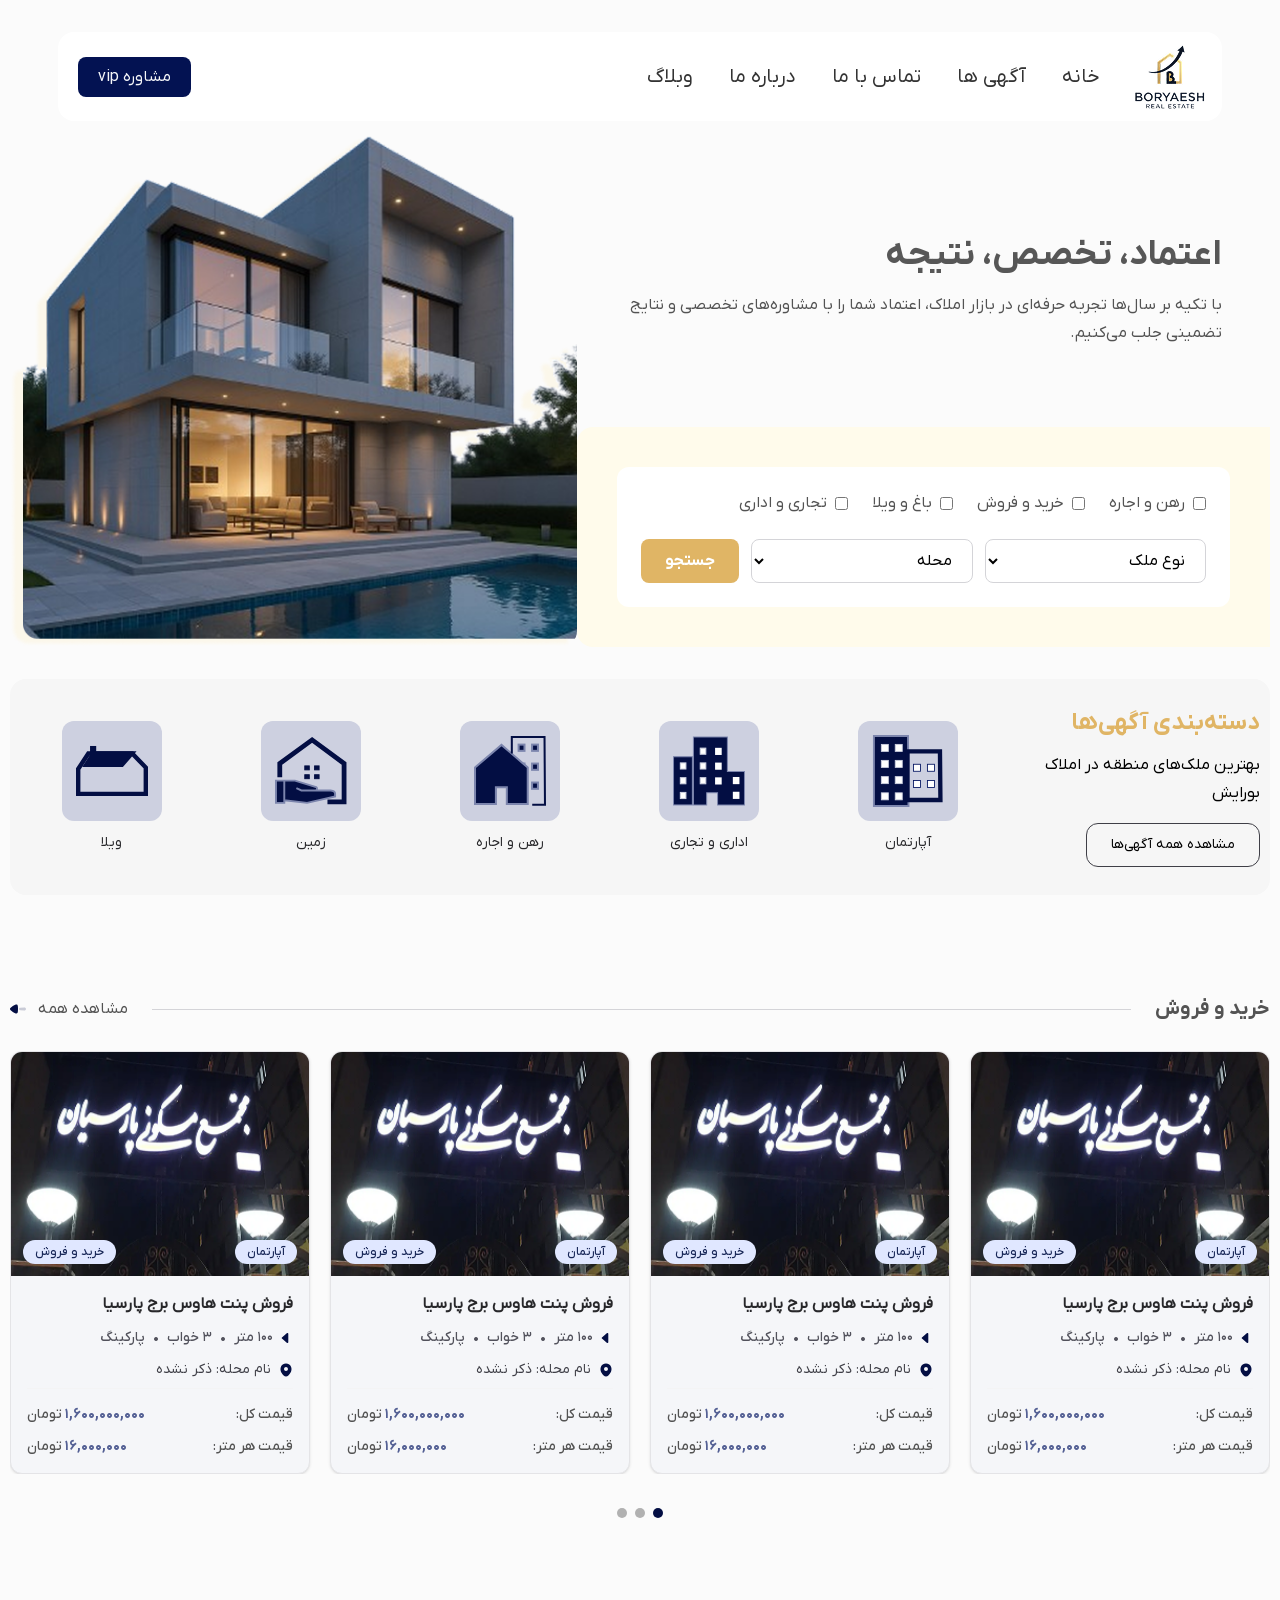
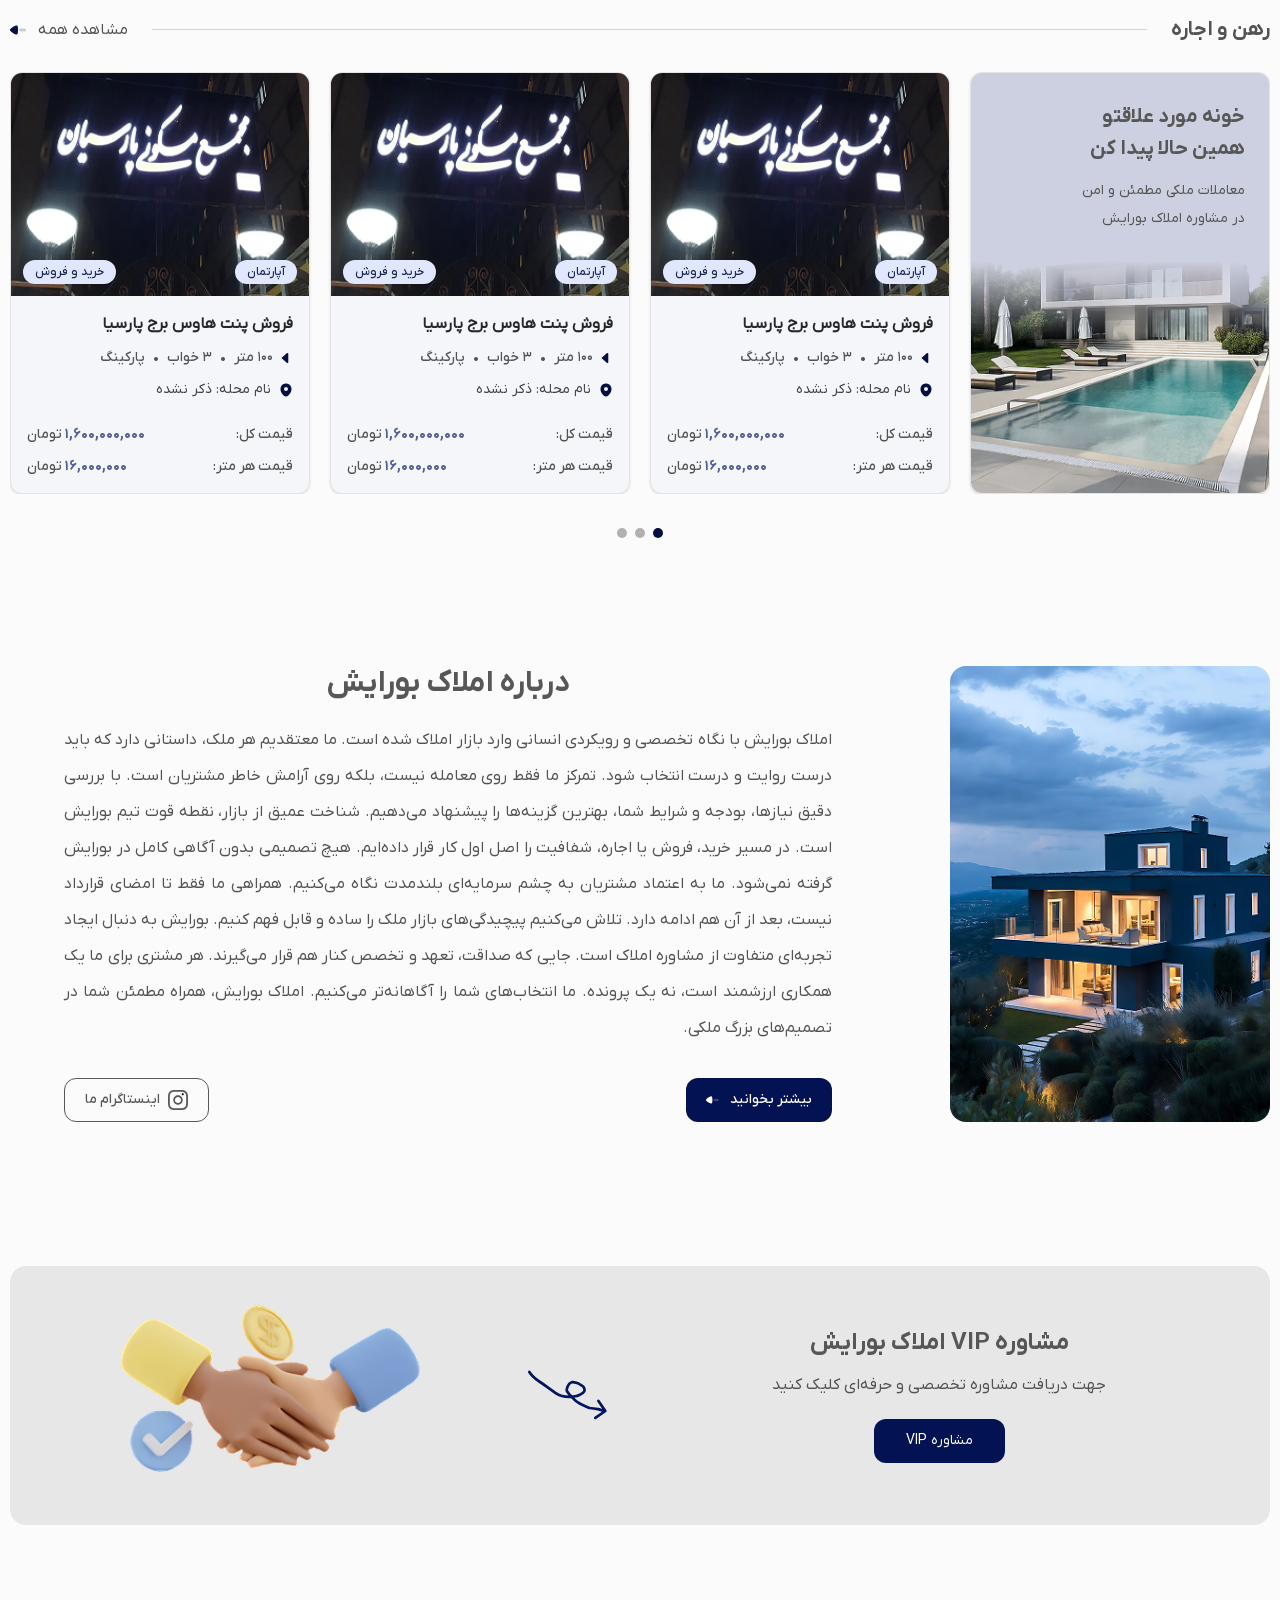
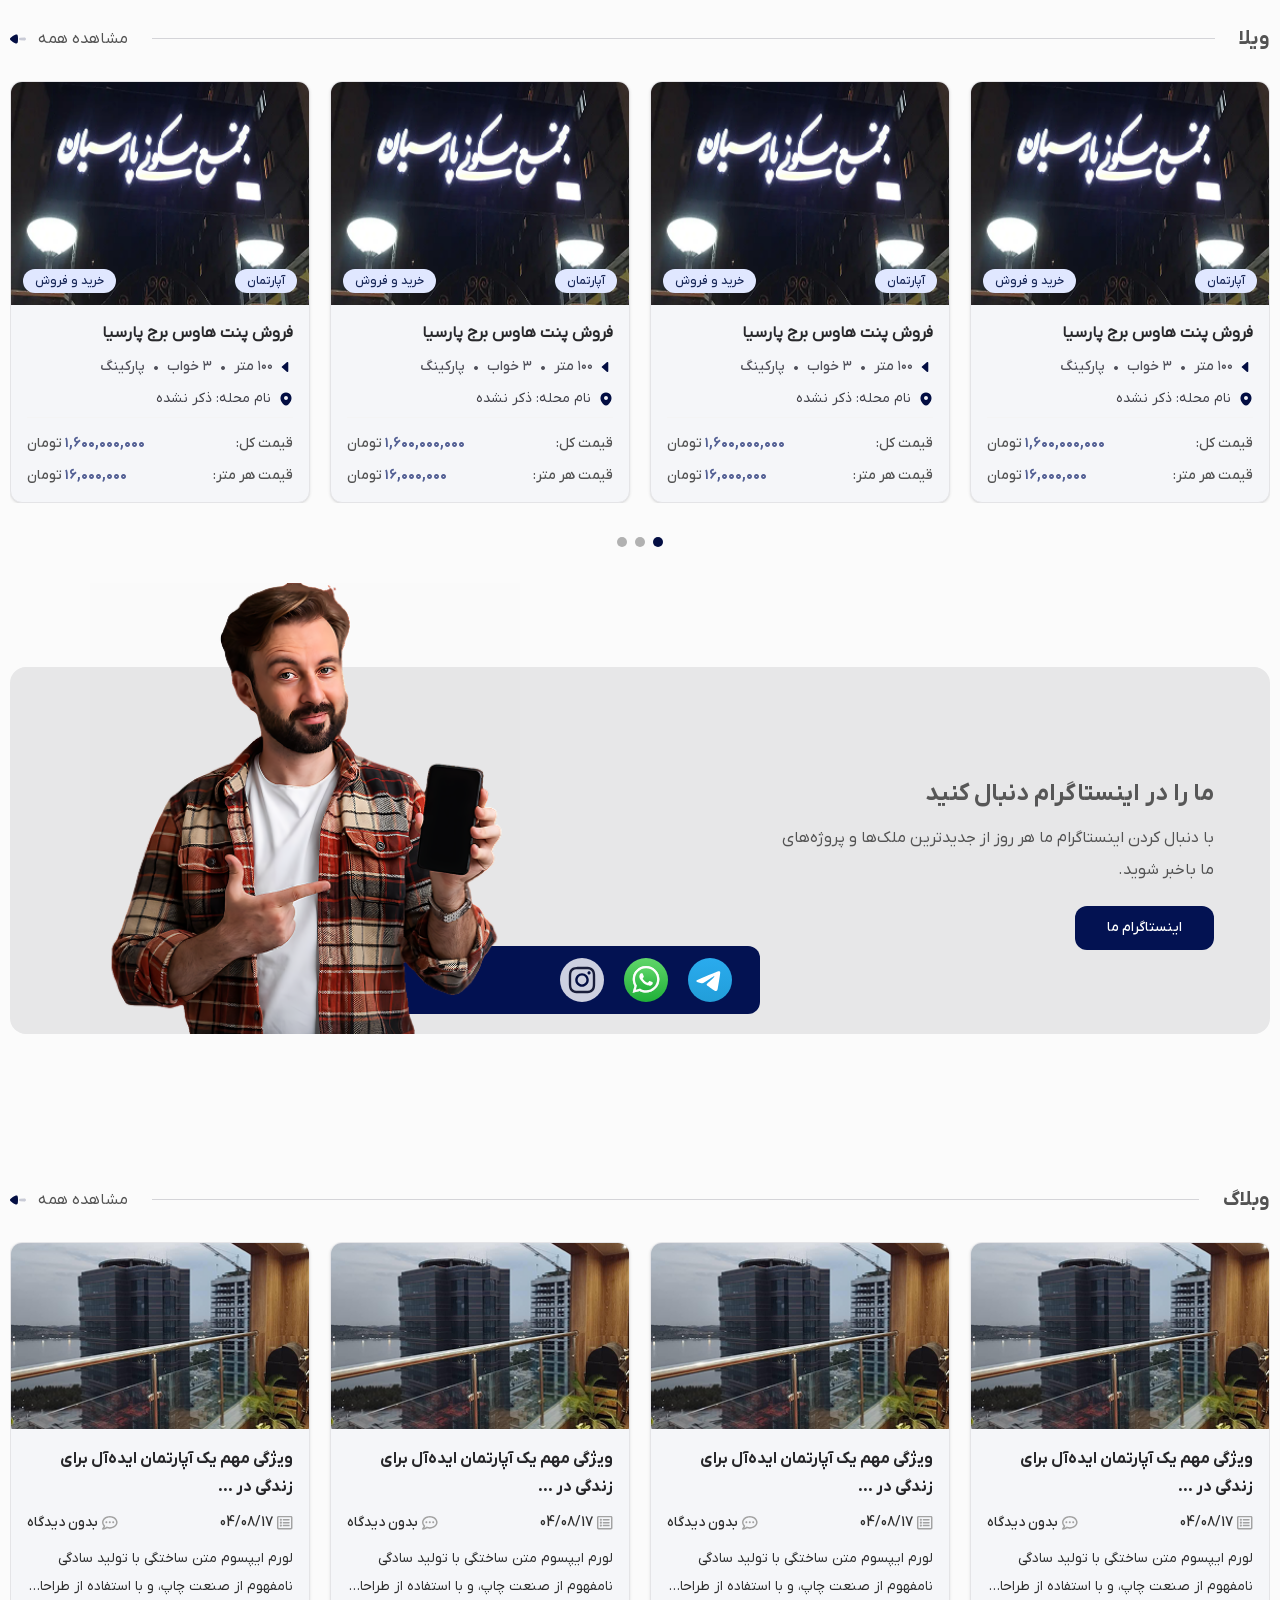
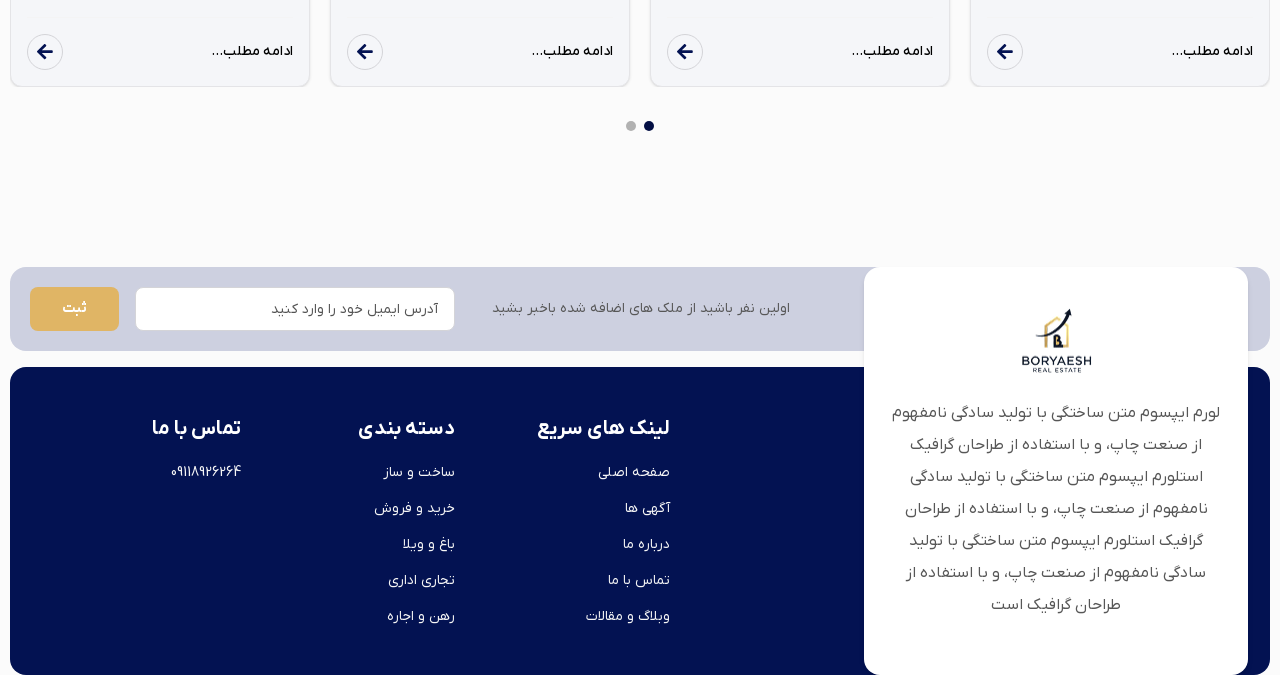
<file: index.html>
<!doctype html>
<html lang="fa" dir="rtl">
  <head>
    <meta charset="UTF-8" />
    <meta name="viewport" content="width=device-width, initial-scale=1.0" />
    <title>املاک بورایش</title>
    <link rel="icon" href="./images/fav-icon.png" type="image/png" />
    <link rel="stylesheet" href="./styles/app.css" />
    <link rel="stylesheet" href="./styles/swiper-bundle.min.css" />
  </head>
  <body class="bg-main font-IRANYekan">
    <!-- app svg -->
    <svg aria-hidden="true" style="position: absolute; width: 0; height: 0; overflow: hidden">
      <symbol id="menu-open" xmlns="http://www.w3.org/2000/svg" viewBox="0 0 48 48">
        <linearGradient id="EIPc0qTNCX0EujYwtxKaXa" x1="12.066" x2="34.891" y1=".066" y2="22.891" gradientUnits="userSpaceOnUse">
          <stop offset=".237" stop-color="#1c36a6" />
          <stop offset=".85" stop-color="#031252" />
        </linearGradient>
        <path fill="url(#EIPc0qTNCX0EujYwtxKaXa)" d="M43,15H5c-1.1,0-2-0.9-2-2v-2c0-1.1,0.9-2,2-2h38c1.1,0,2,0.9,2,2v2C45,14.1,44.1,15,43,15z" />
        <linearGradient id="EIPc0qTNCX0EujYwtxKaXb" x1="12.066" x2="34.891" y1="12.066" y2="34.891" gradientUnits="userSpaceOnUse">
          <stop offset=".237" stop-color="#1c36a6" />
          <stop offset=".85" stop-color="#031252" />
        </linearGradient>
        <path fill="url(#EIPc0qTNCX0EujYwtxKaXb)" d="M43,27H5c-1.1,0-2-0.9-2-2v-2c0-1.1,0.9-2,2-2h38c1.1,0,2,0.9,2,2v2C45,26.1,44.1,27,43,27z" />
        <linearGradient id="EIPc0qTNCX0EujYwtxKaXc" x1="12.066" x2="34.891" y1="24.066" y2="46.891" gradientUnits="userSpaceOnUse">
          <stop offset=".237" stop-color="#1c36a6" />
          <stop offset=".85" stop-color="#031252" />
        </linearGradient>
        <path fill="url(#EIPc0qTNCX0EujYwtxKaXc)" d="M43,39H5c-1.1,0-2-0.9-2-2v-2c0-1.1,0.9-2,2-2h38c1.1,0,2,0.9,2,2v2C45,38.1,44.1,39,43,39z" />
      </symbol>
      <symbol id="menu-close" xmlns="http://www.w3.org/2000/svg" viewBox="0 0 48 48">
        <linearGradient id="hbE9Evnj3wAjjA2RX0We2a" x1="7.534" x2="27.557" y1="7.534" y2="27.557" gradientUnits="userSpaceOnUse">
          <stop offset="0" stop-color="#1c36a6" />
          <stop offset=".443" stop-color="#1c36a6" />
          <stop offset="1" stop-color="#031252" />
        </linearGradient>
        <path
          fill="url(#hbE9Evnj3wAjjA2RX0We2a)"
          d="M42.42,12.401c0.774-0.774,0.774-2.028,0-2.802L38.401,5.58c-0.774-0.774-2.028-0.774-2.802,0	L24,17.179L12.401,5.58c-0.774-0.774-2.028-0.774-2.802,0L5.58,9.599c-0.774,0.774-0.774,2.028,0,2.802L17.179,24L5.58,35.599	c-0.774,0.774-0.774,2.028,0,2.802l4.019,4.019c0.774,0.774,2.028,0.774,2.802,0L42.42,12.401z" />
        <linearGradient id="hbE9Evnj3wAjjA2RX0We2b" x1="27.373" x2="40.507" y1="27.373" y2="40.507" gradientUnits="userSpaceOnUse">
          <stop offset="0" stop-color="#031252" />
          <stop offset=".179" stop-color="#1c36a6" />
          <stop offset=".243" stop-color="#031252" />
        </linearGradient>
        <path fill="url(#hbE9Evnj3wAjjA2RX0We2b)" d="M24,30.821L35.599,42.42c0.774,0.774,2.028,0.774,2.802,0l4.019-4.019	c0.774-0.774,0.774-2.028,0-2.802L30.821,24L24,30.821z" />
      </symbol>
      <symbol id="apartments" viewBox="0 0 73 75" fill="none" xmlns="http://www.w3.org/2000/svg">
        <path d="M1 1V74H37L36.4965 1H1Z" fill="#030E43" stroke="#7C85AD" stroke-width="2" />
        <rect x="8.72711" y="9.79645" width="7.30346" height="7.30346" fill="white" stroke="#CDD0E0" stroke-width="0.903448" />
        <rect x="23.2105" y="9.79645" width="7.30346" height="7.30346" fill="white" stroke="#CDD0E0" stroke-width="0.903448" />
        <rect x="8.72711" y="26.4517" width="7.30346" height="7.30346" fill="white" stroke="#CDD0E0" stroke-width="0.903448" />
        <rect x="23.2105" y="26.4517" width="7.30346" height="7.30346" fill="white" stroke="#CDD0E0" stroke-width="0.903448" />
        <rect x="8.72711" y="43.3482" width="7.30346" height="7.30346" fill="white" stroke="#CDD0E0" stroke-width="0.903448" />
        <rect x="23.2105" y="43.3482" width="7.30346" height="7.30346" fill="white" stroke="#CDD0E0" stroke-width="0.903448" />
        <rect x="8.72711" y="60.2447" width="7.30346" height="7.30346" fill="white" stroke="#CDD0E0" stroke-width="0.903448" />
        <rect x="23.2105" y="60.2447" width="7.30346" height="7.30346" fill="white" stroke="#CDD0E0" stroke-width="0.903448" />
        <path d="M36 17V67.6898H70.2759L69.7966 17H36Z" fill="#CDD0E0" stroke="#030E43" stroke-width="4.51724" />
        <rect x="42.2447" y="30.4859" width="7.30346" height="7.30346" fill="white" stroke="#041562" stroke-width="0.903448" />
        <rect x="56.7281" y="30.4859" width="7.30346" height="7.30346" fill="white" stroke="#041562" stroke-width="0.903448" />
        <rect x="42.2447" y="47.3824" width="7.30346" height="7.30346" fill="white" stroke="#041562" stroke-width="0.903448" />
        <rect x="56.7281" y="47.3824" width="7.30346" height="7.30346" fill="white" stroke="#041562" stroke-width="0.903448" />
      </symbol>
      <symbol id="administrative-and-commercial" viewBox="0 0 70 67" fill="none" xmlns="http://www.w3.org/2000/svg">
        <rect x="0.5" y="19.6426" width="18.3463" height="46.8571" fill="#030E43" stroke="#7C85AD" />
        <rect x="7.13281" y="25.625" width="5.42838" height="5.9571" fill="white" stroke="#CDD0E0" />
        <rect x="7.13281" y="39.9824" width="5.42838" height="5.9571" fill="white" stroke="#CDD0E0" />
        <rect x="7.13281" y="54.3389" width="5.42838" height="5.9571" fill="white" stroke="#CDD0E0" />
        <path d="M52.8779 0.5V34H69.499V66.5H43.3301V54.7383H32.7412V66.5H19.8457V0.5H52.8779Z" fill="#030E43" stroke="#7C85AD" />
        <rect x="26.4785" y="11.2676" width="5.42838" height="5.9571" fill="white" stroke="#CDD0E0" />
        <rect x="26.4785" y="25.625" width="5.42838" height="5.9571" fill="white" stroke="#CDD0E0" />
        <rect x="26.4785" y="39.9814" width="5.42838" height="5.9571" fill="white" stroke="#CDD0E0" />
        <rect x="40.9141" y="10.96" width="6.42838" height="6.9571" fill="white" />
        <rect x="40.9141" y="25.3174" width="6.42838" height="6.9571" fill="white" />
        <rect x="40.9141" y="39.6738" width="6.42838" height="6.9571" fill="white" />
        <rect x="58.1738" y="39.3252" width="6.42838" height="6.9571" fill="white" />
        <rect x="58.1738" y="53.6826" width="6.42838" height="6.9571" fill="white" />
      </symbol>
      <symbol id="mortgage-and-rent" viewBox="0 0 71 69" fill="none" xmlns="http://www.w3.org/2000/svg">
        <path d="M52.9863 31.0439V67H32.376V50.6055H21.6094V67H1V31.0469L27.1328 8.79199L52.9863 31.0439Z" fill="#030E43" stroke="#7C85AD" stroke-width="2" />
        <path d="M37.2891 17.3088V1H69.5434L70.0009 67.6742H57.4194" stroke="#030E43" stroke-width="2" />
        <rect x="57.2734" y="8.47559" width="5.77764" height="6.1544" fill="#030E43" stroke="#7C85AD" stroke-width="2" />
        <rect x="44.0059" y="8.47559" width="5.77764" height="6.1544" fill="#030E43" stroke="#7C85AD" stroke-width="2" />
        <path d="M49.7842 27.1826V27.6738L49.3574 27.3262L49.3447 27.3164L49.332 27.3057L49.1709 27.1826H49.7842Z" fill="#030E43" stroke="#7C85AD" stroke-width="2" />
        <rect x="57.2734" y="27.1826" width="5.77764" height="6.1544" fill="#030E43" stroke="#7C85AD" stroke-width="2" />
        <rect x="57.2734" y="45.8896" width="5.77764" height="6.1544" fill="#030E43" stroke="#7C85AD" stroke-width="2" />
      </symbol>
      <symbol id="land" viewBox="0 0 74 70" fill="none" xmlns="http://www.w3.org/2000/svg">
        <path d="M1 67.7515V44.9023H9.54057H20.5213L42.2387 51.4934C42.2387 51.4934 44.4349 53.0314 42.2387 55.0087H57.1237C57.1237 55.0087 61.76 55.6678 61.76 58.0845V61.1604L32.9661 67.7515L9.54057 65.1151V67.7515H1Z" fill="#030E43" />
        <path
          d="M9.54057 44.9023H1V67.7515H9.54057V65.1151M9.54057 44.9023H20.5213L42.2387 51.4934C42.2387 51.4934 44.4349 53.0314 42.2387 55.0087M9.54057 44.9023V65.1151M42.2387 55.0087C36.3305 55.0087 27.1097 55.0087 27.1097 55.0087L21.9854 52.592M42.2387 55.0087C48.0517 55.0087 57.1237 55.0087 57.1237 55.0087C57.1237 55.0087 61.76 55.6678 61.76 58.0845C61.76 59.2857 61.76 61.1604 61.76 61.1604L32.9661 67.7515L9.54057 65.1151"
          stroke="#7C85AD"
          stroke-width="2" />
        <path d="M4.91992 41.3732V27.3458L38.1358 3.05371L71 27.3458V66.6737H53.92" stroke="#030E43" stroke-width="4.92103" />
        <rect x="30.6112" y="29.7646" width="4.6158" height="4.05783" fill="#030E43" stroke="#030E43" stroke-width="0.984207" />
        <rect x="40.6923" y="29.7646" width="4.6158" height="4.05783" fill="#030E43" stroke="#030E43" stroke-width="0.984207" />
        <rect x="40.6923" y="38.8407" width="4.6158" height="4.05783" fill="#030E43" stroke="#030E43" stroke-width="0.984207" />
        <rect x="30.6112" y="38.8407" width="4.6158" height="4.05783" fill="#030E43" stroke="#030E43" stroke-width="0.984207" />
      </symbol>
      <symbol id="villa" viewBox="0 0 82 57" fill="none" xmlns="http://www.w3.org/2000/svg">
        <path d="M64.0869 8.5L79.5 24.6094V54.5H2.5V26.2158L14.0557 8.5H64.0869Z" stroke="#030E43" stroke-width="5" />
        <path d="M18.5971 6L69 6L53.3885 24H7L18.5971 6Z" fill="#030E43" />
        <rect x="16" width="7" height="8" fill="#030E43" />
      </symbol>
      <symbol id="arrow-left" viewBox="0 0 20 14" fill="none" xmlns="http://www.w3.org/2000/svg">
        <path
          d="M0.295346 6.11231C0.340849 6.06858 0.510845 5.88349 0.670529 5.72981C1.60206 4.76738 4.03433 3.19358 5.30672 2.71193C5.49988 2.6351 5.98841 2.47153 6.25025 2.45996C6.50009 2.45996 6.73877 2.51531 6.96629 2.62436C7.25048 2.7772 7.47714 3.01844 7.60249 3.30262C7.68233 3.49925 7.80768 4.08994 7.80768 4.10069C7.93217 4.7459 8 5.79513 8 6.95497C8 8.0587 7.93217 9.06498 7.83 9.72092C7.81884 9.73245 7.69349 10.4653 7.55698 10.7164C7.30714 11.1758 6.81862 11.46 6.29575 11.46H6.25025C5.90938 11.4492 5.19339 11.1643 5.19339 11.1543C3.98883 10.6726 1.61408 9.17486 0.659368 8.1793C0.659368 8.1793 0.389787 7.92329 0.273023 7.76382C0.0910077 7.53416 0 7.24992 0 6.96577C0 6.64848 0.102169 6.35361 0.295346 6.11231Z"
          fill="#030E43" />
        <path opacity="0.4" d="M10.2934 5.7833L14.3511 5.45996C15.2617 5.45996 16 6.1316 16 6.95997C16 7.78834 15.2617 8.45996 14.3511 8.45996L10.2934 8.13676C9.57916 8.13676 9 7.60992 9 6.95997C9 6.30904 9.57916 5.7833 10.2934 5.7833Z" fill="#030E43" fill-opacity="0.51" />
      </symbol>
      <symbol id="cart-back-outline" viewBox="0 0 17 17" fill="none" xmlns="http://www.w3.org/2000/svg">
        <path
          d="M10.6894 3.25375L5.27331 7.89489C5.18606 7.9697 5.11602 8.0625 5.068 8.16692C5.01998 8.27134 4.99512 8.38491 4.99512 8.49985C4.99512 8.61478 5.01998 8.72836 5.068 8.83278C5.11602 8.9372 5.18606 9.03 5.27331 9.10481L10.6894 13.7459C11.2064 14.1889 12.0049 13.8216 12.0049 13.141V3.85739C12.0049 3.17672 11.2064 2.8095 10.6894 3.25375Z"
          fill="#030E43" />
      </symbol>
      <symbol id="cart-map" viewBox="0 0 16 16" fill="none" xmlns="http://www.w3.org/2000/svg">
        <path
          d="M14.13 5.47538C13.3833 2.19004 10.5176 0.710938 8.00022 0.710938C8.00022 0.710938 8.00022 0.710938 7.99311 0.710938C5.48286 0.710938 2.60998 2.18294 1.86331 5.46827C1.03131 9.13761 3.27842 12.2452 5.3122 14.2007C6.06598 14.926 7.0331 15.2887 8.00022 15.2887C8.96733 15.2887 9.93445 14.926 10.6811 14.2007C12.7149 12.2452 14.962 9.14471 14.13 5.47538ZM8.00022 9.03804C6.76288 9.03804 5.7602 8.03539 5.7602 6.79804C5.7602 5.56072 6.76288 4.55804 8.00022 4.55804C9.23755 4.55804 10.2402 5.56072 10.2402 6.79804C10.2402 8.03539 9.23755 9.03804 8.00022 9.03804Z"
          fill="#030E43" />
      </symbol>
      <symbol id="about-instagram" viewBox="0 0 19 19" fill="currentColor" xmlns="http://www.w3.org/2000/svg">
        <path
          d="M9.49623 1.71185C12.0333 1.71185 12.3312 1.72316 13.3339 1.76841C14.2613 1.80988 14.7627 1.96448 15.0982 2.09645C15.5431 2.26989 15.8597 2.47351 16.1915 2.80532C16.5232 3.13713 16.7306 3.45386 16.9002 3.89879C17.0284 4.23437 17.1867 4.73586 17.2282 5.66343C17.2734 6.6664 17.2847 6.96428 17.2847 9.50189C17.2847 12.0395 17.2734 12.3374 17.2282 13.3403C17.1867 14.2679 17.0321 14.7694 16.9002 15.105C16.7268 15.5499 16.5232 15.8666 16.1915 16.1985C15.8597 16.5303 15.5431 16.7376 15.0982 16.9073C14.7627 17.0355 14.2613 17.1939 13.3339 17.2354C12.3312 17.2806 12.0333 17.2919 9.49623 17.2919C6.95913 17.2919 6.66131 17.2806 5.65853 17.2354C4.73115 17.1939 4.22976 17.0393 3.89425 16.9073C3.4494 16.7339 3.13274 16.5303 2.80099 16.1985C2.46925 15.8666 2.2619 15.5499 2.09226 15.105C1.96409 14.7694 1.80575 14.2679 1.76429 13.3403C1.71905 12.3374 1.70774 12.0395 1.70774 9.50189C1.70774 6.96428 1.71905 6.6664 1.76429 5.66343C1.80575 4.73586 1.96032 4.23437 2.09226 3.89879C2.26567 3.45386 2.46925 3.13713 2.80099 2.80532C3.13274 2.47351 3.4494 2.26612 3.89425 2.09645C4.22976 1.96825 4.73115 1.80988 5.65853 1.76841C6.66131 1.71939 6.9629 1.71185 9.49623 1.71185ZM9.49623 0C6.91766 0 6.59345 0.0113118 5.57937 0.0565588C4.56905 0.101806 3.87917 0.263941 3.27599 0.497718C2.6502 0.739036 2.12242 1.06708 1.59464 1.59496C1.06687 2.12284 0.742659 2.6545 0.497619 3.27664C0.263889 3.87994 0.101786 4.56995 0.0565476 5.58424C0.0113095 6.59476 0 6.91903 0 9.49811C0 12.0772 0.0113095 12.4015 0.0565476 13.4158C0.101786 14.4263 0.263889 15.1163 0.497619 15.7234C0.738889 16.3493 1.06687 16.8772 1.59464 17.405C2.12242 17.9329 2.65397 18.2572 3.27599 18.5023C3.87917 18.7361 4.56905 18.8982 5.58314 18.9434C6.59722 18.9887 6.91766 19 9.5 19C12.0823 19 12.4028 18.9887 13.4169 18.9434C14.4272 18.8982 15.1171 18.7361 15.724 18.5023C16.3498 18.261 16.8776 17.9329 17.4054 17.405C17.9331 16.8772 18.2573 16.3455 18.5024 15.7234C18.7361 15.1201 18.8982 14.43 18.9435 13.4158C18.9887 12.4015 19 12.081 19 9.49811C19 6.91526 18.9887 6.59476 18.9435 5.58047C18.8982 4.56995 18.7361 3.87994 18.5024 3.27287C18.2611 2.64695 17.9331 2.11907 17.4054 1.59119C16.8776 1.06331 16.346 0.739036 15.724 0.493947C15.1208 0.260171 14.431 0.0980353 13.4169 0.0527883C12.399 0.0113118 12.0748 0 9.49623 0Z" />
        <path
          d="M9.5 5C7.017 5 5 7.01352 5 9.5C5 11.9865 7.01352 14 9.5 14C11.9865 14 14 11.9865 14 9.5C14 7.01352 11.9865 5 9.5 5ZM9.5 12.4177C7.8864 12.4177 6.57883 11.1101 6.57883 9.49652C6.57883 7.88292 7.8864 6.57535 9.5 6.57535C11.1136 6.57535 12.4212 7.88292 12.4212 9.49652C12.4212 11.1101 11.1136 12.4177 9.5 12.4177Z" />
        <path d="M14 5C14.5523 5 15 4.55228 15 4C15 3.44772 14.5523 3 14 3C13.4477 3 13 3.44772 13 4C13 4.55228 13.4477 5 14 5Z" fill="black" />
      </symbol>
      <symbol id="arrow-left-about" viewBox="0 0 20 14" fill="currentColor" xmlns="http://www.w3.org/2000/svg">
        <path
          d="M0.295346 6.11231C0.340849 6.06858 0.510845 5.88349 0.670529 5.72981C1.60206 4.76738 4.03433 3.19358 5.30672 2.71193C5.49988 2.6351 5.98841 2.47153 6.25025 2.45996C6.50009 2.45996 6.73877 2.51531 6.96629 2.62436C7.25048 2.7772 7.47714 3.01844 7.60249 3.30262C7.68233 3.49925 7.80768 4.08994 7.80768 4.10069C7.93217 4.7459 8 5.79513 8 6.95497C8 8.0587 7.93217 9.06498 7.83 9.72092C7.81884 9.73245 7.69349 10.4653 7.55698 10.7164C7.30714 11.1758 6.81862 11.46 6.29575 11.46H6.25025C5.90938 11.4492 5.19339 11.1643 5.19339 11.1543C3.98883 10.6726 1.61408 9.17486 0.659368 8.1793C0.659368 8.1793 0.389787 7.92329 0.273023 7.76382C0.0910077 7.53416 0 7.24992 0 6.96577C0 6.64848 0.102169 6.35361 0.295346 6.11231Z" />
        <path opacity="0.4" d="M10.2934 5.7833L14.3511 5.45996C15.2617 5.45996 16 6.1316 16 6.95997C16 7.78834 15.2617 8.45996 14.3511 8.45996L10.2934 8.13676C9.57916 8.13676 9 7.60992 9 6.95997C9 6.30904 9.57916 5.7833 10.2934 5.7833Z" fill-opacity="0.51" />
      </symbol>
      <symbol id="custom-arrow" viewBox="0 0 59 36" fill="none" xmlns="http://www.w3.org/2000/svg">
        <path
          d="M1.85204 0.476515C1.56292 0.00594925 0.947081 -0.141148 0.476515 0.147965C0.00594925 0.437078 -0.141148 1.05292 0.147965 1.52348L1 1L1.85204 0.476515ZM8.30839 8.03867L8.8585 7.20357V7.20357L8.30839 8.03867ZM20.1332 16.4061L20.7251 15.6001V15.6001L20.1332 16.4061ZM34.8732 18.9435L34.7139 17.9563V17.9563L34.8732 18.9435ZM40.4464 11.5358L39.8563 12.3431L40.4464 11.5358ZM31.8938 8.7248L32.1848 9.68152L31.8938 8.7248ZM33.4956 20.7362L32.737 21.3878L33.4956 20.7362ZM45.4044 27.577L44.9719 28.4786L45.1307 28.5548L45.3061 28.5721L45.4044 27.577ZM51.5273 28.4049L51.8066 27.4447L51.7829 27.4379L51.759 27.4322L51.5273 28.4049ZM57.6242 30.608C58.0789 30.2944 58.1933 29.6717 57.8797 29.217L52.7701 21.8081C52.4566 21.3535 51.8338 21.2391 51.3792 21.5527C50.9245 21.8662 50.8101 22.4889 51.1237 22.9436L55.6656 29.5293L49.0798 34.0712C48.6252 34.3847 48.5108 35.0075 48.8244 35.4621C49.1379 35.9168 49.7607 36.0311 50.2153 35.7176L57.6242 30.608ZM1 1L0.147965 1.52348C1.13872 3.13605 3.82641 6.28368 7.75828 8.87376L8.30839 8.03867L8.8585 7.20357C5.15684 4.76514 2.68085 1.82551 1.85204 0.476515L1 1ZM8.30839 8.03867L7.75828 8.87376C11.1943 11.1372 15.5793 14.3024 19.5413 17.2121L20.1332 16.4061L20.7251 15.6001C16.7628 12.6902 12.3414 9.4979 8.8585 7.20357L8.30839 8.03867ZM20.1332 16.4061L19.5413 17.2121C24.2041 20.6363 30.271 20.6993 35.0326 19.9307L34.8732 18.9435L34.7139 17.9563C30.1331 18.6957 24.7366 18.5461 20.7251 15.6001L20.1332 16.4061ZM34.8732 18.9435L35.0326 19.9307C36.0703 19.7632 37.246 19.3371 38.305 18.8477C39.3694 18.3558 40.3853 17.7676 41.1055 17.2324L40.509 16.4298L39.9125 15.6271C39.3279 16.0616 38.4375 16.5832 37.466 17.0322C36.489 17.4836 35.4993 17.8295 34.7139 17.9563L34.8732 18.9435ZM40.509 16.4298L41.1055 17.2324C41.8839 16.6539 42.3629 16.0189 42.5746 15.3065C42.7805 14.6135 42.692 13.976 42.5987 13.5015L41.6175 13.6944L40.6362 13.8873C40.7124 14.2746 40.7219 14.5199 40.6575 14.7367C40.5988 14.9342 40.4388 15.2359 39.9125 15.6271L40.509 16.4298ZM41.6175 13.6944L42.5987 13.5015C42.4123 12.5537 42.0318 11.4559 41.0365 10.7284L40.4464 11.5358L39.8563 12.3431C40.242 12.625 40.4837 13.1116 40.6362 13.8873L41.6175 13.6944ZM40.4464 11.5358L41.0365 10.7284C39.2849 9.44814 37.4916 8.55749 35.8777 8.05703C34.2967 7.56676 32.7664 7.41417 31.6028 7.76808L31.8938 8.7248L32.1848 9.68152C32.7935 9.49638 33.8686 9.52797 35.2853 9.96729C36.6692 10.3964 38.2661 11.1808 39.8563 12.3431L40.4464 11.5358ZM31.8938 8.7248L31.6028 7.76808C30.2377 8.18332 29.2805 9.50096 28.6832 10.6478C28.0606 11.8432 27.6598 13.1816 27.5662 14.0721L28.5607 14.1767L29.5552 14.2813C29.6182 13.6818 29.9295 12.5846 30.457 11.5717C31.0098 10.5103 31.6408 9.84699 32.1848 9.68152L31.8938 8.7248ZM28.5607 14.1767L27.5662 14.0721C27.4948 14.7506 27.746 15.3886 28.049 15.9203C28.3598 16.4656 28.8003 17.0274 29.2848 17.5886C29.7725 18.1535 30.3427 18.7607 30.9276 19.3878C31.5182 20.0211 32.1332 20.6848 32.737 21.3878L33.4956 20.7362L34.2542 20.0846C33.6211 19.3475 32.9812 18.6575 32.3902 18.0237C31.7934 17.3837 31.2551 16.8104 30.7987 16.2817C30.3391 15.7493 29.9999 15.3043 29.7866 14.93C29.5655 14.5421 29.5482 14.3477 29.5552 14.2813L28.5607 14.1767ZM33.4956 20.7362L32.737 21.3878C34.3821 23.303 36.5271 24.6186 38.6877 25.6782C39.7702 26.209 40.8755 26.6843 41.9363 27.1369C43.0055 27.593 44.0236 28.0236 44.9719 28.4786L45.4044 27.577L45.837 26.6754C44.8401 26.1971 43.7758 25.7472 42.7211 25.2973C41.658 24.8437 40.5976 24.3873 39.5683 23.8825C37.505 22.8706 35.6409 21.6991 34.2542 20.0846L33.4956 20.7362ZM45.4044 27.577L45.3061 28.5721C47.2418 28.7635 49.1921 28.8768 51.2957 29.3777L51.5273 28.4049L51.759 27.4322C49.4853 26.8906 47.3434 26.7638 45.5028 26.5818L45.4044 27.577ZM51.5273 28.4049L51.2481 29.3652C52.3473 29.6848 53.5755 30.1621 56.8758 30.7683L57.0565 29.7848L57.2372 28.8012C54.0639 28.2184 52.9639 27.7813 51.8066 27.4447L51.5273 28.4049Z"
          fill="#041562" />
      </symbol>
      <symbol id="social-instagram" viewBox="0 0 51 51" fill="none" xmlns="http://www.w3.org/2000/svg">
        <rect width="51" height="51" rx="25.5" fill="#CDD0E0" />
        <path
          d="M25.5042 12.9581C29.5924 12.9581 30.0723 12.9763 31.6882 13.0492C33.1825 13.116 33.9905 13.3651 34.5311 13.5777C35.2479 13.8571 35.7582 14.1852 36.2928 14.7197C36.8273 15.2543 37.1614 15.7646 37.4348 16.4814C37.6413 17.022 37.8965 17.8299 37.9633 19.3243C38.0362 20.9402 38.0544 21.4201 38.0544 25.5083C38.0544 29.5965 38.0362 30.0764 37.9633 31.6923C37.8965 33.1866 37.6474 33.9946 37.4348 34.5352C37.1554 35.252 36.8273 35.7623 36.2928 36.2969C35.7582 36.8314 35.2479 37.1655 34.5311 37.4389C33.9905 37.6454 33.1825 37.9006 31.6882 37.9674C30.0723 38.0403 29.5924 38.0585 25.5042 38.0585C21.4159 38.0585 20.936 38.0403 19.3202 37.9674C17.8258 37.9006 17.0179 37.6515 16.4773 37.4389C15.7605 37.1595 15.2502 36.8314 14.7156 36.2969C14.181 35.7623 13.8469 35.252 13.5736 34.5352C13.367 33.9946 13.1119 33.1866 13.0451 31.6923C12.9722 30.0764 12.954 29.5965 12.954 25.5083C12.954 21.4201 12.9722 20.9402 13.0451 19.3243C13.1119 17.8299 13.361 17.022 13.5736 16.4814C13.853 15.7646 14.181 15.2543 14.7156 14.7197C15.2502 14.1852 15.7605 13.8511 16.4773 13.5777C17.0179 13.3712 17.8258 13.116 19.3202 13.0492C20.936 12.9702 21.422 12.9581 25.5042 12.9581ZM25.5042 10.2002C21.3491 10.2002 20.8267 10.2184 19.1926 10.2913C17.5646 10.3642 16.453 10.6254 15.481 11.002C14.4726 11.3908 13.6222 11.9193 12.7717 12.7698C11.9213 13.6202 11.3989 14.4767 11.004 15.4791C10.6274 16.451 10.3662 17.5627 10.2933 19.1967C10.2204 20.8247 10.2021 21.3472 10.2021 25.5022C10.2021 29.6573 10.2204 30.1797 10.2933 31.8138C10.3662 33.4418 10.6274 34.5534 11.004 35.5315C11.3928 36.5398 11.9213 37.3903 12.7717 38.2407C13.6222 39.0912 14.4787 39.6136 15.481 40.0085C16.453 40.3851 17.5646 40.6463 19.1987 40.7192C20.8328 40.7921 21.3491 40.8103 25.5103 40.8103C29.6714 40.8103 30.1877 40.7921 31.8218 40.7192C33.4498 40.6463 34.5615 40.3851 35.5395 40.0085C36.5479 39.6197 37.3983 39.0912 38.2488 38.2407C39.0992 37.3903 39.6217 36.5338 40.0165 35.5315C40.3931 34.5595 40.6544 33.4478 40.7272 31.8138C40.8001 30.1797 40.8184 29.6633 40.8184 25.5022C40.8184 21.3411 40.8001 20.8247 40.7272 19.1907C40.6544 17.5627 40.3931 16.451 40.0165 15.473C39.6277 14.4646 39.0992 13.6141 38.2488 12.7637C37.3983 11.9132 36.5418 11.3908 35.5395 10.996C34.5676 10.6193 33.4559 10.3581 31.8218 10.2852C30.1817 10.2184 29.6592 10.2002 25.5042 10.2002Z"
          fill="#191D3A" />
        <path
          d="M25.5041 17.6475C21.1668 17.6475 17.6436 21.1647 17.6436 25.508C17.6436 29.8514 21.1608 33.3686 25.5041 33.3686C29.8475 33.3686 33.3647 29.8514 33.3647 25.508C33.3647 21.1647 29.8475 17.6475 25.5041 17.6475ZM25.5041 30.6047C22.6855 30.6047 20.4014 28.3206 20.4014 25.502C20.4014 22.6833 22.6855 20.3993 25.5041 20.3993C28.3228 20.3993 30.6068 22.6833 30.6068 25.502C30.6068 28.3206 28.3228 30.6047 25.5041 30.6047Z"
          fill="#030E43" />
        <path d="M33.6744 19.1662C34.6876 19.1662 35.5089 18.3448 35.5089 17.3316C35.5089 16.3184 34.6876 15.4971 33.6744 15.4971C32.6612 15.4971 31.8398 16.3184 31.8398 17.3316C31.8398 18.3448 32.6612 19.1662 33.6744 19.1662Z" fill="#030E43" />
      </symbol>
      <symbol id="social-whatsApp" viewBox="0 0 51 51" fill="none" xmlns="http://www.w3.org/2000/svg">
        <rect width="51" height="51" rx="25.5" fill="url(#paint0_linear_313_1182)" />
        <path
          d="M10.0322 40.3352L12.2187 32.3954C10.8669 30.065 10.1578 27.4257 10.1652 24.7276C10.1652 16.2732 17.0792 9.39941 25.5666 9.39941C29.6884 9.39941 33.5591 10.9947 36.4621 13.8913C39.3725 16.7878 40.9754 20.6401 40.968 24.735C40.968 33.1894 34.054 40.0632 25.5592 40.0632H25.5518C22.9738 40.0632 20.4402 39.4163 18.1872 38.1959L10.0322 40.3352ZM18.5787 35.4243L19.0441 35.7037C21.009 36.8652 23.2619 37.4754 25.5592 37.4828H25.5666C32.621 37.4828 38.3679 31.7705 38.3679 24.7423C38.3679 21.3385 37.0383 18.1405 34.6228 15.7292C32.2073 13.3179 28.9867 11.9946 25.5666 11.9946C18.5122 11.9872 12.7653 17.6994 12.7653 24.7276C12.7653 27.1316 13.4375 29.4768 14.7228 31.5059L15.0257 31.9911L13.733 36.6888L18.5787 35.4243Z"
          fill="white" />
        <path
          d="M10.5713 39.799L12.6839 32.1312C11.3764 29.889 10.6895 27.3379 10.6895 24.7354C10.6969 16.5751 17.3671 9.93652 25.5664 9.93652C29.5479 9.93652 33.2782 11.4804 36.0852 14.274C38.8922 17.0676 40.436 20.7876 40.436 24.7428C40.436 32.9031 33.7584 39.5417 25.5664 39.5417H25.559C23.0697 39.5417 20.6247 38.9168 18.453 37.7405L10.5713 39.799Z"
          fill="url(#paint1_linear_313_1182)" />
        <path
          d="M10.0322 40.3352L12.2187 32.3954C10.8669 30.065 10.1578 27.4257 10.1652 24.7276C10.1652 16.2732 17.0792 9.39941 25.5666 9.39941C29.6884 9.39941 33.5591 10.9947 36.4621 13.8913C39.3725 16.7878 40.9754 20.6401 40.968 24.735C40.968 33.1894 34.054 40.0632 25.5592 40.0632H25.5518C22.9738 40.0632 20.4402 39.4163 18.1872 38.1959L10.0322 40.3352ZM18.5787 35.4243L19.0441 35.7037C21.009 36.8652 23.2619 37.4754 25.5592 37.4828H25.5666C32.621 37.4828 38.3679 31.7705 38.3679 24.7423C38.3679 21.3385 37.0383 18.1405 34.6228 15.7292C32.2073 13.3179 28.9867 11.9946 25.5666 11.9946C18.5122 11.9872 12.7653 17.6994 12.7653 24.7276C12.7653 27.1316 13.4375 29.4768 14.7228 31.5059L15.0257 31.9911L13.733 36.6888L18.5787 35.4243Z"
          fill="url(#paint2_linear_313_1182)" />
        <path
          fill-rule="evenodd"
          clip-rule="evenodd"
          d="M21.7172 18.317C21.4292 17.6774 21.1263 17.6627 20.853 17.6553C20.6314 17.6479 20.3729 17.6479 20.1143 17.6479C19.8558 17.6479 19.4421 17.7435 19.0876 18.1258C18.733 18.5081 17.7432 19.4344 17.7432 21.3238C17.7432 23.2058 19.1245 25.029 19.3165 25.2863C19.5086 25.5436 21.9832 29.5356 25.8908 31.0721C29.141 32.3513 29.8058 32.094 30.5075 32.0278C31.2092 31.9616 32.7826 31.1015 33.1076 30.2046C33.4253 29.3077 33.4253 28.5431 33.3292 28.3814C33.2332 28.2197 32.9747 28.1241 32.5906 27.9329C32.2065 27.7418 30.3154 26.8155 29.9609 26.6832C29.6063 26.5582 29.3478 26.492 29.0966 26.8743C28.8381 27.2566 28.0994 28.1167 27.8778 28.374C27.6562 28.6313 27.4272 28.6607 27.0431 28.4696C26.659 28.2785 25.418 27.8741 23.9481 26.5655C22.8031 25.551 22.0275 24.2939 21.8059 23.9116C21.5843 23.5293 21.7837 23.3234 21.9758 23.1323C22.1457 22.9632 22.3599 22.6838 22.552 22.4633C22.744 22.2427 22.8105 22.081 22.9361 21.8237C23.0616 21.5664 23.0025 21.3458 22.9065 21.1547C22.8105 20.9709 22.057 19.0742 21.7172 18.317Z"
          fill="white" />
        <defs>
          <linearGradient id="paint0_linear_313_1182" x1="25.4987" y1="50.9975" x2="25.4987" y2="-0.00178436" gradientUnits="userSpaceOnUse">
            <stop stop-color="#20B038" />
            <stop offset="1" stop-color="#60D66A" />
          </linearGradient>
          <linearGradient id="paint1_linear_313_1182" x1="25.5029" y1="39.7975" x2="25.5029" y2="9.93548" gradientUnits="userSpaceOnUse">
            <stop stop-color="#20B038" />
            <stop offset="1" stop-color="#60D66A" />
          </linearGradient>
          <linearGradient id="paint2_linear_313_1182" x1="25.5031" y1="40.3323" x2="25.5031" y2="9.39941" gradientUnits="userSpaceOnUse">
            <stop stop-color="#F9F9F9" />
            <stop offset="1" stop-color="white" />
          </linearGradient>
        </defs>
      </symbol>
      <symbol id="social-telegram" viewBox="0 0 51 51" fill="none" xmlns="http://www.w3.org/2000/svg">
        <rect width="51" height="51" rx="25.5" fill="url(#paint0_linear_313_1181)" />
        <path
          fill-rule="evenodd"
          clip-rule="evenodd"
          d="M11.5434 25.2309C18.9772 21.9921 23.9342 19.8569 26.4144 18.8253C33.4961 15.8798 34.9676 15.3681 35.9267 15.3513C36.1376 15.3475 36.6093 15.3998 36.9148 15.6477C37.1728 15.8571 37.2437 16.1398 37.2777 16.3383C37.3117 16.5368 37.354 16.9889 37.3204 17.3421C36.9366 21.3743 35.2761 31.1593 34.4313 35.6753C34.0739 37.5863 33.37 38.227 32.6886 38.2897C31.2078 38.4259 30.0833 37.311 28.6491 36.3709C26.4047 34.8997 25.1368 33.9839 22.9583 32.5483C20.4407 30.8892 22.0727 29.9773 23.5075 28.4871C23.883 28.0971 30.4076 22.1624 30.5339 21.6241C30.5497 21.5568 30.5644 21.3058 30.4153 21.1732C30.2662 21.0407 30.0461 21.086 29.8873 21.1221C29.6622 21.1732 26.0768 23.543 19.1312 28.2314C18.1136 28.9303 17.1918 29.2707 16.3659 29.2529C15.4554 29.2332 13.704 28.7381 12.402 28.3149C10.8051 27.7958 9.53584 27.5213 9.64636 26.6397C9.70392 26.1805 10.3363 25.7109 11.5434 25.2309Z"
          fill="white" />
        <defs>
          <linearGradient id="paint0_linear_313_1181" x1="25.5" y1="0" x2="25.5" y2="50.6218" gradientUnits="userSpaceOnUse">
            <stop stop-color="#2AABEE" />
            <stop offset="1" stop-color="#229ED9" />
          </linearGradient>
        </defs>
      </symbol>
      <symbol id="blog-comment" viewBox="0 0 16 14" fill="none" xmlns="http://www.w3.org/2000/svg">
        <path
          d="M4.40091 5.35677C4.91832 5.35677 5.37487 5.81332 5.37487 6.33073C5.37487 6.87858 4.91832 7.30469 4.40091 7.30469C3.85306 7.30469 3.42695 6.87858 3.42695 6.33073C3.42695 5.81332 3.85306 5.35677 4.40091 5.35677ZM7.80976 5.35677C8.32717 5.35677 8.78372 5.81332 8.78372 6.33073C8.78372 6.87858 8.32717 7.30469 7.80976 7.30469C7.26191 7.30469 6.83581 6.87858 6.83581 6.33073C6.83581 5.81332 7.26191 5.35677 7.80976 5.35677ZM11.2186 5.35677C11.736 5.35677 12.1926 5.81332 12.1926 6.33073C12.1926 6.87858 11.736 7.30469 11.2186 7.30469C10.6708 7.30469 10.2447 6.87858 10.2447 6.33073C10.2447 5.81332 10.6708 5.35677 11.2186 5.35677ZM7.80976 0C12.1013 0 15.6015 2.861 15.6015 6.33073C15.6015 9.83089 12.1013 12.6615 7.80976 12.6615C6.80536 12.6615 5.86185 12.5093 4.97919 12.2354C4.09654 12.8745 2.60517 13.6354 0.74856 13.6354C0.444203 13.6354 0.170277 13.4832 0.0485327 13.2093C-0.0427757 12.9354 -0.01234 12.631 0.200714 12.418C0.23115 12.418 1.17467 11.3831 1.60078 10.1961C0.596382 9.13086 0.0180971 7.79167 0.0180971 6.33073C0.0180971 2.861 3.48783 0 7.80976 0ZM7.80976 11.2005C11.2795 11.2005 14.1405 9.03955 14.1405 6.33073C14.1405 3.65234 11.2795 1.46094 7.80976 1.46094C4.30961 1.46094 1.47904 3.65234 1.47904 6.33073C1.47904 7.63949 2.11819 8.61345 2.66605 9.19173L3.3052 9.86133L2.9704 10.7135C2.81823 11.1396 2.60517 11.5658 2.36169 11.931C3.09215 11.6875 3.70088 11.3527 4.12698 11.0483L4.70527 10.6222L5.4053 10.8353C6.1662 11.0788 6.98799 11.2005 7.80976 11.2005Z"
          fill="#A2A2A2" />
      </symbol>
      <symbol id="blog-calendar" viewBox="0 0 18 16" fill="none" xmlns="http://www.w3.org/2000/svg">
        <path
          d="M15.7839 0C16.6682 0 17.4167 0.748378 17.4167 1.63281V13.6068C17.4167 14.5252 16.6682 15.2396 15.7839 15.2396H1.63281C0.714356 15.2396 0 14.5252 0 13.6068V1.63281C0 0.748378 0.714356 0 1.63281 0H15.7839ZM15.5797 13.6068C15.6818 13.6068 15.7839 13.5387 15.7839 13.4027V1.83692C15.7839 1.73486 15.6818 1.63281 15.5797 1.63281H1.83692C1.70085 1.63281 1.63281 1.73486 1.63281 1.83692V13.4027C1.63281 13.5387 1.70085 13.6068 1.83692 13.6068H15.5797ZM14.151 10.4772V11.2936C14.151 11.5317 13.9469 11.7018 13.7428 11.7018H6.93945C6.70133 11.7018 6.53125 11.5317 6.53125 11.2936V10.4772C6.53125 10.2731 6.70133 10.069 6.93945 10.069H13.7428C13.9469 10.069 14.151 10.2731 14.151 10.4772ZM14.151 7.21159V8.02799C14.151 8.26611 13.9469 8.43619 13.7428 8.43619H6.93945C6.70133 8.43619 6.53125 8.26611 6.53125 8.02799V7.21159C6.53125 7.00748 6.70133 6.80338 6.93945 6.80338H13.7428C13.9469 6.80338 14.151 7.00748 14.151 7.21159ZM14.151 3.94597V4.76237C14.151 5.00048 13.9469 5.17056 13.7428 5.17056H6.93945C6.70133 5.17056 6.53125 5.00048 6.53125 4.76237V3.94597C6.53125 3.74186 6.70133 3.53775 6.93945 3.53775H13.7428C13.9469 3.53775 14.151 3.74186 14.151 3.94597ZM5.57878 4.35417C5.57878 5.03451 5.0005 5.57878 4.35416 5.57878C3.67382 5.57878 3.12955 5.03451 3.12955 4.35417C3.12955 3.70785 3.67382 3.12955 4.35416 3.12955C5.0005 3.12955 5.57878 3.70785 5.57878 4.35417ZM5.57878 7.61979C5.57878 8.30013 5.0005 8.84441 4.35416 8.84441C3.67382 8.84441 3.12955 8.30013 3.12955 7.61979C3.12955 6.97348 3.67382 6.39518 4.35416 6.39518C5.0005 6.39518 5.57878 6.97348 5.57878 7.61979ZM5.57878 10.8854C5.57878 11.5658 5.0005 12.11 4.35416 12.11C3.67382 12.11 3.12955 11.5658 3.12955 10.8854C3.12955 10.2391 3.67382 9.6608 4.35416 9.6608C5.0005 9.6608 5.57878 10.2391 5.57878 10.8854Z"
          fill="#A2A2A2" />
      </symbol>
      <symbol id="blog-arrow-left" viewBox="0 0 16 16" fill="currentColor" xmlns="http://www.w3.org/2000/svg">
        <path
          d="M9.05273 14.335L8.27929 15.1084C7.92773 15.4248 7.40039 15.4248 7.08398 15.1084L0.263676 8.25293C-0.0878919 7.93652 -0.0878919 7.40918 0.263676 7.09278L7.08398 0.237305C7.40039 -0.0791016 7.96289 -0.0791016 8.27929 0.237305L9.05273 1.01075C9.40429 1.36231 9.36914 1.88965 9.05273 2.24121L4.79882 6.24902H14.9238C15.3809 6.24902 15.7676 6.63575 15.7676 7.09278V8.21778C15.7676 8.70996 15.3809 9.06152 14.9238 9.06152H4.79882L9.05273 13.1045C9.36914 13.456 9.40429 13.9834 9.05273 14.335Z" />
      </symbol>
    </svg>
    <!-- app header desktop -->
    <header class="fixed top-8 right-0 left-0 z-50 hidden md:flex items-center justify-between w-[95%] lg:w-[91%] h-22.25 mx-auto bg-white rounded-2xl">
      <!-- app logo & menu -->
      <div class="flex items-center gap-x-2 lg:gap-x-4">
        <!-- app logo -->
        <img src="./images/hedaer-logo.png" alt="logo website" />
        <!-- app menu -->
        <ul class="flex items-center justify-between gap-x-5 lg:gap-x-9 text-header-menu text-xl">
          <li>
            <a href="./index.html" class="hover:text-hover-link transition-all">خانه</a>
          </li>
          <li>
            <a href="./pages/ads.html" class="hover:text-hover-link transition-all">آگهی ها</a>
          </li>
          <li>
            <a href="./pages/contact.html" class="hover:text-hover-link transition-all">تماس با ما</a>
          </li>
          <li>
            <a href="./pages/about.html" class="hover:text-hover-link transition-all">درباره ما</a>
          </li>
          <li>
            <a href="./pages/blog.html" class="hover:text-hover-link transition-all">وبلاگ</a>
          </li>
        </ul>
      </div>
      <!-- app vip consulting  -->
      <div>
        <a href="#" class="open-vip-modal vip-link block py-2 px-5 mx-2 lg:mx-5 text-header-link-text bg-header-link-bg rounded-lg">مشاوره vip</a>
      </div>
    </header>
    <!-- app header mobile -->
    <div class="fixed inset-x-0 top-0 z-50 h-22.25 flex items-center justify-between md:hidden w-full bg-white">
      <!-- open mobile menu -->
      <div class="open-mobile-menu relative z-10">
        <svg class="w-12 h-12 mr-2">
          <use href="#menu-open"></use>
        </svg>
      </div>
      <!-- mobile menu -->
      <div class="mobile-menu fixed inset-y-0 z-60 overflow-y-auto -right-64 top-0 bottom-0 w-64 bg-custom-1 transition-all border-l border-l-custom-2">
        <!-- mobile menu content -->
        <div class="relative flex flex-col px-5 h-full">
          <div class="flex w-full justify-center items-center border-b border-b-custom-2 pb-4 mb-6">
            <img src="./images/hedaer-logo.png" alt="website logo" class="mx-auto" />
          </div>
          <ul class="flex flex-col items-start gap-y-5 text-header-menu text-lg w-[50%] child:cursor-pointer">
            <li>
              <a href="./index.html" class="inline-block">خانه</a>
            </li>
            <li>
              <a href="./pages/ads.html" class="inline-block">آگهی ها</a>
            </li>
            <li>
              <a href="./pages/contact.html" class="inline-block">تماس با ما</a>
            </li>
            <li>
              <a href="./pages/about.html" class="inline-block">درباره ما</a>
            </li>
            <li>
              <a href="./pages/blog.html" class="inline-block">وبلاگ</a>
            </li>
          </ul>
        </div>
        <!-- close mobile menu -->
        <div class="absolute top-4 left-4 z-70 close-mobile-menu">
          <svg class="w-8 h-8">
            <use href="#menu-close"></use>
          </svg>
        </div>
      </div>
      <!-- app logo — دقیقاً وسط صفحه در موبایل -->
      <img src="./images/hedaer-logo.png" alt="logo website" class="absolute left-1/2 top-1/2 -translate-x-1/2 -translate-y-1/2 pointer-events-none" />
      <!-- app vip consulting  -->
      <div class="relative z-10">
        <a href="#" class="open-vip-modal inline-block py-2 px-2 ml-2 text-sm text-header-link-text bg-header-link-bg rounded-lg">مشاوره vip</a>
      </div>
    </div>
    <!-- app main -->
    <main>
      <!-- app hero section -->
      <section class="pt-12 xl:pt-8">
        <div class="container">
          <div class="mt-26 lg:mt-16 grid grid-cols-1 gap-6 lg:grid-cols-[minmax(0,1.1fr)_minmax(0,0.9fr)] lg:gap-0">
            <!-- hero content -->
            <div class="flex min-w-0 flex-col justify-end">
              <!-- title and description -->
              <div class="px-4 py-6 pb-0 sm:px-8 lg:px-12 lg:py-12 lg:pb-0">
                <h1 class="text-3xl font-IRANYekanBold text-custom-4 sm:text-4xl">اعتماد، تخصص، نتیجه</h1>
                <p class="mt-4 max-w-2xl text-sm leading-7 text-custom-3 sm:text-base">با تکیه بر سال‌ها تجربه حرفه‌ای در بازار املاک، اعتماد شما را با مشاوره‌های تخصصی و نتایج تضمینی جلب می‌کنیم.</p>
              </div>

              <!-- search box -->
              <div class="mt-10 xl:mt-20 rounded-2xl bg-amber-50 p-4 sm:p-6 lg:rounded-s-none lg:p-10">
                <form action="#" method="get" class="rounded-xl bg-white p-4 sm:p-6">
                  <div class="flex flex-wrap justify-between md:justify-start px-4 md:px-0 gap-x-6 gap-y-3 text-custom-3">
                    <label class="flex items-center gap-2">
                      <input type="checkbox" name="deal[]" value="rent" />
                      <span>رهن و اجاره</span>
                    </label>

                    <label class="flex items-center gap-2">
                      <input type="checkbox" name="deal[]" value="sale" />
                      <span>خرید و فروش</span>
                    </label>

                    <label class="flex items-center gap-2">
                      <input type="checkbox" name="deal[]" value="villa" />
                      <span>باغ و ویلا</span>
                    </label>

                    <label class="flex items-center gap-2">
                      <input type="checkbox" name="deal[]" value="commercial" />
                      <span>تجاری و اداری</span>
                    </label>
                  </div>

                  <!-- فیلدهای جستجو -->
                  <div class="mt-6 grid grid-cols-1 gap-3 sm:grid-cols-2 lg:grid-cols-[1fr_1fr_auto]">
                    <label>
                      <span class="sr-only">نوع ملک</span>

                      <select name="property-type" class="h-11 w-full rounded-lg border border-zinc-300 px-4">
                        <option value="">نوع ملک</option>
                      </select>
                    </label>

                    <label>
                      <span class="sr-only">محله</span>

                      <select name="district" class="h-11 w-full rounded-lg border border-zinc-300 px-4">
                        <option value="">محله</option>
                      </select>
                    </label>

                    <button type="submit" class="submit-hero h-11 rounded-lg bg-custom-5 px-6 font-medium text-white font-IRANYekanBold sm:col-span-2 lg:col-span-1 cursor-pointer">جستجو</button>
                  </div>
                </form>
              </div>
            </div>
            <!-- hero image -->
            <figure class="min-w-0 overflow-hidden rounded-2xl lg:rounded-e-none">
              <img src="./images/hero.png" alt="ویلای مدرن" class="h-full min-h-72 w-full object-cover sm:min-h-96 lg:min-h-0" />
            </figure>
          </div>
        </div>
      </section>
      <!-- app categories section -->
      <section class="pt-12 xl:pt-8 px-4 lg:px-2.5">
        <div class="container rounded-2xl bg-custom-6 py-7">
          <div class="grid grid-cols-1 gap-8 lg:grid-cols-[220px_minmax(0,1fr)] lg:items-center lg:gap-10">
            <!-- title and description -->
            <div class="text-center lg:text-right">
              <h2 class="text-2xl font-IRANYekanBold text-custom-5">دسته‌بندی آگهی‌ها</h2>

              <p class="mt-3 leading-7 text-black">بهترین ملک‌های منطقه در املاک بورایش</p>

              <a href="./pages/ads.html" class="mt-4 inline-flex min-h-11 items-center justify-center rounded-xl border border-zinc-700 px-6 text-sm font-medium text-black transition hover:bg-custom-7 hover:text-custom-6">مشاهده همه آگهی‌ها</a>
            </div>

            <!-- categories -->
            <div aria-label="دسته‌بندی آگهی‌های املاک">
              <ul class="grid grid-cols-2 gap-x-4 gap-y-7 sm:grid-cols-3 lg:grid-cols-5">
                <!-- apartments -->
                <li>
                  <a href="#" class="group flex flex-col items-center gap-3 text-center">
                    <span class="flex size-25 items-center justify-center rounded-xl bg-custom-1 transition group-hover:-translate-y-1">
                      <svg class="w-18 h-18">
                        <use href="#apartments"></use>
                      </svg>
                    </span>
                    <span class="text-sm font-medium text-zinc-800">آپارتمان</span>
                  </a>
                </li>

                <!-- administrative-and-commercial -->
                <li>
                  <a href="#" class="group flex flex-col items-center gap-3 text-center">
                    <span class="flex size-25 items-center justify-center rounded-xl bg-custom-1 transition group-hover:-translate-y-1">
                      <svg class="w-18 h-18">
                        <use href="#administrative-and-commercial"></use>
                      </svg>
                    </span>

                    <span class="text-sm font-medium text-zinc-800">اداری و تجاری</span>
                  </a>
                </li>

                <!-- mortgage-and-rent -->
                <li>
                  <a href="#" class="group flex flex-col items-center gap-3 text-center">
                    <span class="flex size-25 items-center justify-center rounded-xl bg-custom-1 transition group-hover:-translate-y-1">
                      <svg class="w-18 h-18">
                        <use href="#mortgage-and-rent"></use>
                      </svg>
                    </span>

                    <span class="text-sm font-medium text-zinc-800">رهن و اجاره</span>
                  </a>
                </li>

                <!-- land -->
                <li>
                  <a href="#" class="group flex flex-col items-center gap-3 text-center">
                    <span class="flex size-25 items-center justify-center rounded-xl bg-custom-1 transition group-hover:-translate-y-1">
                      <svg class="w-18 h-18">
                        <use href="#land"></use>
                      </svg>
                    </span>

                    <span class="text-sm font-medium text-zinc-800">زمین</span>
                  </a>
                </li>

                <!-- villa -->
                <li class="col-span-2 sm:col-span-1">
                  <a href="#" class="group flex flex-col items-center gap-3 text-center">
                    <span class="flex size-25 items-center justify-center rounded-xl bg-custom-1 transition group-hover:-translate-y-1">
                      <svg class="w-18 h-18">
                        <use href="#villa"></use>
                      </svg>
                    </span>

                    <span class="text-sm font-medium text-zinc-800">ویلا</span>
                  </a>
                </li>
              </ul>
            </div>
          </div>
        </div>
      </section>
      <!-- app sale and buy section -->
      <section class="pt-20 xl:pt-25">
        <div class="container px-4 md:px-2.5">
          <!-- section head -->
          <div class="mb-7 flex items-center gap-4 sm:gap-6">
            <h2 class="shrink-0 text-lg font-IRANYekanBold text-custom-3 sm:text-xl">خرید و فروش</h2>

            <!-- line -->
            <div class="h-px min-w-8 flex-1 bg-zinc-300"></div>

            <!-- view all -->
            <a href="#" class="group flex shrink-0 items-center gap-2 text-custom-3 transition-colors hover:text-blue-950 text-sm sm:text-base">
              <span>مشاهده همه</span>

              <!-- arrow left svg -->
              <svg class="w-5 h-4 transition-transform group-hover:-translate-x-1">
                <use href="#arrow-left"></use>
              </svg>
            </a>
          </div>

          <!-- Swiper -->
          <div class="properties-slider">
            <div class="swiper properties-swiper relative pb-10">
              <ul class="swiper-wrapper">
                <!-- slide 1 -->
                <li class="swiper-slide h-auto">
                  <article class="flex h-full flex-col overflow-hidden rounded-xl border border-zinc-200 bg-custom-9 shadow-sm transition duration-300 hover:-translate-y-1 hover:shadow-md">
                    <!-- notice img -->
                    <a href="#" class="relative block aspect-4/3 overflow-hidden">
                      <img src="./images/cart-img.png" loading="lazy" alt="فروش پنت هاوس برج پارسیا" class="size-full object-cover transition duration-500 hover:scale-105" />

                      <!-- notice tags -->
                      <div class="absolute inset-x-3 bottom-3 flex flex-wrap items-center justify-between gap-2">
                        <span class="rounded-full bg-indigo-100 px-3 py-1 text-xs font-IRANYekanMedium text-blue-950">آپارتمان</span>
                        <span class="rounded-full bg-indigo-100 px-3 py-1 text-xs font-IRANYekanMedium text-blue-950">خرید و فروش</span>
                      </div>
                    </a>

                    <!-- notice info -->
                    <div class="flex flex-1 flex-col p-4">
                      <h3 class="text-base font-bold leading-6 text-zinc-800">
                        <a href="#" class="transition-colors hover:text-blue-950 line-clamp-1">فروش پنت هاوس برج پارسیا</a>
                      </h3>

                      <!-- notice profile -->
                      <ul class="mt-3 flex flex-wrap items-center gap-x-2 gap-y-2 text-sm text-zinc-600 font-IRANYekanMedium">
                        <li class="flex items-center gap-1">
                          <svg class="w-4 h-4">
                            <use href="#cart-back-outline"></use>
                          </svg>
                          <span>۱۰۰ متر</span>
                        </li>
                        <li>•</li>
                        <li>۳ خواب</li>
                        <li>•</li>
                        <li>پارکینگ</li>
                      </ul>

                      <div class="mt-3 flex items-center gap-2 text-sm text-zinc-700">
                        <svg class="w-3.5 h-3.5">
                          <use href="#cart-map"></use>
                        </svg>

                        <span>نام محله: ذکر نشده</span>
                      </div>

                      <dl class="mt-2 space-y-3 border-t border-zinc-100 pt-4 text-sm">
                        <div class="flex items-center justify-between gap-3">
                          <dt class="font-IRANYekanMedium text-custom-3">قیمت کل:</dt>

                          <dd class="font-IRANYekanBold text-custom-8">
                            ۱,۶۰۰,۰۰۰,۰۰۰
                            <span class="text-custom-3 font-IRANYekanMedium">تومان</span>
                          </dd>
                        </div>

                        <div class="flex items-center justify-between gap-3">
                          <dt class="font-IRANYekanMedium text-custom-3">قیمت هر متر:</dt>

                          <dd class="font-IRANYekanBold text-custom-8">
                            ۱۶,۰۰۰,۰۰۰
                            <span class="text-custom-3 font-IRANYekanMedium">تومان</span>
                          </dd>
                        </div>
                      </dl>
                    </div>
                  </article>
                </li>
                <!-- slide 2 -->
                <li class="swiper-slide h-auto">
                  <article class="flex h-full flex-col overflow-hidden rounded-xl border border-zinc-200 bg-custom-9 shadow-sm transition duration-300 hover:-translate-y-1 hover:shadow-md">
                    <!-- notice img -->
                    <a href="#" class="relative block aspect-4/3 overflow-hidden">
                      <img src="./images/cart-img.png" loading="lazy" alt="فروش پنت هاوس برج پارسیا" class="size-full object-cover transition duration-500 hover:scale-105" />

                      <!-- notice tags -->
                      <div class="absolute inset-x-3 bottom-3 flex flex-wrap items-center justify-between gap-2">
                        <span class="rounded-full bg-indigo-100 px-3 py-1 text-xs font-IRANYekanMedium text-blue-950">آپارتمان</span>
                        <span class="rounded-full bg-indigo-100 px-3 py-1 text-xs font-IRANYekanMedium text-blue-950">خرید و فروش</span>
                      </div>
                    </a>

                    <!-- notice info -->
                    <div class="flex flex-1 flex-col p-4">
                      <h3 class="text-base font-bold leading-6 text-zinc-800">
                        <a href="#" class="transition-colors hover:text-blue-950 line-clamp-1">فروش پنت هاوس برج پارسیا</a>
                      </h3>

                      <!-- notice profile -->
                      <ul class="mt-3 flex flex-wrap items-center gap-x-2 gap-y-2 text-sm text-zinc-600 font-IRANYekanMedium">
                        <li class="flex items-center gap-1">
                          <svg class="w-4 h-4">
                            <use href="#cart-back-outline"></use>
                          </svg>
                          <span>۱۰۰ متر</span>
                        </li>
                        <li>•</li>
                        <li>۳ خواب</li>
                        <li>•</li>
                        <li>پارکینگ</li>
                      </ul>

                      <div class="mt-3 flex items-center gap-2 text-sm text-zinc-700">
                        <svg class="w-3.5 h-3.5">
                          <use href="#cart-map"></use>
                        </svg>

                        <span>نام محله: ذکر نشده</span>
                      </div>

                      <dl class="mt-2 space-y-3 border-t border-zinc-100 pt-4 text-sm">
                        <div class="flex items-center justify-between gap-3">
                          <dt class="font-IRANYekanMedium text-custom-3">قیمت کل:</dt>

                          <dd class="font-IRANYekanBold text-custom-8">
                            ۱,۶۰۰,۰۰۰,۰۰۰
                            <span class="text-custom-3 font-IRANYekanMedium">تومان</span>
                          </dd>
                        </div>

                        <div class="flex items-center justify-between gap-3">
                          <dt class="font-IRANYekanMedium text-custom-3">قیمت هر متر:</dt>

                          <dd class="font-IRANYekanBold text-custom-8">
                            ۱۶,۰۰۰,۰۰۰
                            <span class="text-custom-3 font-IRANYekanMedium">تومان</span>
                          </dd>
                        </div>
                      </dl>
                    </div>
                  </article>
                </li>
                <!-- slide 3 -->
                <li class="swiper-slide h-auto">
                  <article class="flex h-full flex-col overflow-hidden rounded-xl border border-zinc-200 bg-custom-9 shadow-sm transition duration-300 hover:-translate-y-1 hover:shadow-md">
                    <!-- notice img -->
                    <a href="#" class="relative block aspect-4/3 overflow-hidden">
                      <img src="./images/cart-img.png" loading="lazy" alt="فروش پنت هاوس برج پارسیا" class="size-full object-cover transition duration-500 hover:scale-105" />

                      <!-- notice tags -->
                      <div class="absolute inset-x-3 bottom-3 flex flex-wrap items-center justify-between gap-2">
                        <span class="rounded-full bg-indigo-100 px-3 py-1 text-xs font-IRANYekanMedium text-blue-950">آپارتمان</span>
                        <span class="rounded-full bg-indigo-100 px-3 py-1 text-xs font-IRANYekanMedium text-blue-950">خرید و فروش</span>
                      </div>
                    </a>

                    <!-- notice info -->
                    <div class="flex flex-1 flex-col p-4">
                      <h3 class="text-base font-bold leading-6 text-zinc-800">
                        <a href="#" class="transition-colors hover:text-blue-950 line-clamp-1">فروش پنت هاوس برج پارسیا</a>
                      </h3>

                      <!-- notice profile -->
                      <ul class="mt-3 flex flex-wrap items-center gap-x-2 gap-y-2 text-sm text-zinc-600 font-IRANYekanMedium">
                        <li class="flex items-center gap-1">
                          <svg class="w-4 h-4">
                            <use href="#cart-back-outline"></use>
                          </svg>
                          <span>۱۰۰ متر</span>
                        </li>
                        <li>•</li>
                        <li>۳ خواب</li>
                        <li>•</li>
                        <li>پارکینگ</li>
                      </ul>

                      <div class="mt-3 flex items-center gap-2 text-sm text-zinc-700">
                        <svg class="w-3.5 h-3.5">
                          <use href="#cart-map"></use>
                        </svg>

                        <span>نام محله: ذکر نشده</span>
                      </div>

                      <dl class="mt-2 space-y-3 border-t border-zinc-100 pt-4 text-sm">
                        <div class="flex items-center justify-between gap-3">
                          <dt class="font-IRANYekanMedium text-custom-3">قیمت کل:</dt>

                          <dd class="font-IRANYekanBold text-custom-8">
                            ۱,۶۰۰,۰۰۰,۰۰۰
                            <span class="text-custom-3 font-IRANYekanMedium">تومان</span>
                          </dd>
                        </div>

                        <div class="flex items-center justify-between gap-3">
                          <dt class="font-IRANYekanMedium text-custom-3">قیمت هر متر:</dt>

                          <dd class="font-IRANYekanBold text-custom-8">
                            ۱۶,۰۰۰,۰۰۰
                            <span class="text-custom-3 font-IRANYekanMedium">تومان</span>
                          </dd>
                        </div>
                      </dl>
                    </div>
                  </article>
                </li>
                <!-- slide 4 -->
                <li class="swiper-slide h-auto">
                  <article class="flex h-full flex-col overflow-hidden rounded-xl border border-zinc-200 bg-custom-9 shadow-sm transition duration-300 hover:-translate-y-1 hover:shadow-md">
                    <!-- notice img -->
                    <a href="#" class="relative block aspect-4/3 overflow-hidden">
                      <img src="./images/cart-img.png" loading="lazy" alt="فروش پنت هاوس برج پارسیا" class="size-full object-cover transition duration-500 hover:scale-105" />

                      <!-- notice tags -->
                      <div class="absolute inset-x-3 bottom-3 flex flex-wrap items-center justify-between gap-2">
                        <span class="rounded-full bg-indigo-100 px-3 py-1 text-xs font-IRANYekanMedium text-blue-950">آپارتمان</span>
                        <span class="rounded-full bg-indigo-100 px-3 py-1 text-xs font-IRANYekanMedium text-blue-950">خرید و فروش</span>
                      </div>
                    </a>

                    <!-- notice info -->
                    <div class="flex flex-1 flex-col p-4">
                      <h3 class="text-base font-bold leading-6 text-zinc-800">
                        <a href="#" class="transition-colors hover:text-blue-950 line-clamp-1">فروش پنت هاوس برج پارسیا</a>
                      </h3>

                      <!-- notice profile -->
                      <ul class="mt-3 flex flex-wrap items-center gap-x-2 gap-y-2 text-sm text-zinc-600 font-IRANYekanMedium">
                        <li class="flex items-center gap-1">
                          <svg class="w-4 h-4">
                            <use href="#cart-back-outline"></use>
                          </svg>
                          <span>۱۰۰ متر</span>
                        </li>
                        <li>•</li>
                        <li>۳ خواب</li>
                        <li>•</li>
                        <li>پارکینگ</li>
                      </ul>

                      <div class="mt-3 flex items-center gap-2 text-sm text-zinc-700">
                        <svg class="w-3.5 h-3.5">
                          <use href="#cart-map"></use>
                        </svg>

                        <span>نام محله: ذکر نشده</span>
                      </div>

                      <dl class="mt-2 space-y-3 border-t border-zinc-100 pt-4 text-sm">
                        <div class="flex items-center justify-between gap-3">
                          <dt class="font-IRANYekanMedium text-custom-3">قیمت کل:</dt>

                          <dd class="font-IRANYekanBold text-custom-8">
                            ۱,۶۰۰,۰۰۰,۰۰۰
                            <span class="text-custom-3 font-IRANYekanMedium">تومان</span>
                          </dd>
                        </div>

                        <div class="flex items-center justify-between gap-3">
                          <dt class="font-IRANYekanMedium text-custom-3">قیمت هر متر:</dt>

                          <dd class="font-IRANYekanBold text-custom-8">
                            ۱۶,۰۰۰,۰۰۰
                            <span class="text-custom-3 font-IRANYekanMedium">تومان</span>
                          </dd>
                        </div>
                      </dl>
                    </div>
                  </article>
                </li>
                <!-- slide 5 -->
                <li class="swiper-slide h-auto">
                  <article class="flex h-full flex-col overflow-hidden rounded-xl border border-zinc-200 bg-custom-9 shadow-sm transition duration-300 hover:-translate-y-1 hover:shadow-md">
                    <!-- notice img -->
                    <a href="#" class="relative block aspect-4/3 overflow-hidden">
                      <img src="./images/cart-img.png" loading="lazy" alt="فروش پنت هاوس برج پارسیا" class="size-full object-cover transition duration-500 hover:scale-105" />

                      <!-- notice tags -->
                      <div class="absolute inset-x-3 bottom-3 flex flex-wrap items-center justify-between gap-2">
                        <span class="rounded-full bg-indigo-100 px-3 py-1 text-xs font-IRANYekanMedium text-blue-950">آپارتمان</span>
                        <span class="rounded-full bg-indigo-100 px-3 py-1 text-xs font-IRANYekanMedium text-blue-950">خرید و فروش</span>
                      </div>
                    </a>

                    <!-- notice info -->
                    <div class="flex flex-1 flex-col p-4">
                      <h3 class="text-base font-bold leading-6 text-zinc-800">
                        <a href="#" class="transition-colors hover:text-blue-950 line-clamp-1">فروش پنت هاوس برج پارسیا</a>
                      </h3>

                      <!-- notice profile -->
                      <ul class="mt-3 flex flex-wrap items-center gap-x-2 gap-y-2 text-sm text-zinc-600 font-IRANYekanMedium">
                        <li class="flex items-center gap-1">
                          <svg class="w-4 h-4">
                            <use href="#cart-back-outline"></use>
                          </svg>
                          <span>۱۰۰ متر</span>
                        </li>
                        <li>•</li>
                        <li>۳ خواب</li>
                        <li>•</li>
                        <li>پارکینگ</li>
                      </ul>

                      <div class="mt-3 flex items-center gap-2 text-sm text-zinc-700">
                        <svg class="w-3.5 h-3.5">
                          <use href="#cart-map"></use>
                        </svg>

                        <span>نام محله: ذکر نشده</span>
                      </div>

                      <dl class="mt-2 space-y-3 border-t border-zinc-100 pt-4 text-sm">
                        <div class="flex items-center justify-between gap-3">
                          <dt class="font-IRANYekanMedium text-custom-3">قیمت کل:</dt>

                          <dd class="font-IRANYekanBold text-custom-8">
                            ۱,۶۰۰,۰۰۰,۰۰۰
                            <span class="text-custom-3 font-IRANYekanMedium">تومان</span>
                          </dd>
                        </div>

                        <div class="flex items-center justify-between gap-3">
                          <dt class="font-IRANYekanMedium text-custom-3">قیمت هر متر:</dt>

                          <dd class="font-IRANYekanBold text-custom-8">
                            ۱۶,۰۰۰,۰۰۰
                            <span class="text-custom-3 font-IRANYekanMedium">تومان</span>
                          </dd>
                        </div>
                      </dl>
                    </div>
                  </article>
                </li>
                <!-- slide 6 -->
                <li class="swiper-slide h-auto">
                  <article class="flex h-full flex-col overflow-hidden rounded-xl border border-zinc-200 bg-custom-9 shadow-sm transition duration-300 hover:-translate-y-1 hover:shadow-md">
                    <!-- notice img -->
                    <a href="#" class="relative block aspect-4/3 overflow-hidden">
                      <img src="./images/cart-img.png" loading="lazy" alt="فروش پنت هاوس برج پارسیا" class="size-full object-cover transition duration-500 hover:scale-105" />

                      <!-- notice tags -->
                      <div class="absolute inset-x-3 bottom-3 flex flex-wrap items-center justify-between gap-2">
                        <span class="rounded-full bg-indigo-100 px-3 py-1 text-xs font-IRANYekanMedium text-blue-950">آپارتمان</span>
                        <span class="rounded-full bg-indigo-100 px-3 py-1 text-xs font-IRANYekanMedium text-blue-950">خرید و فروش</span>
                      </div>
                    </a>

                    <!-- notice info -->
                    <div class="flex flex-1 flex-col p-4">
                      <h3 class="text-base font-bold leading-6 text-zinc-800">
                        <a href="#" class="transition-colors hover:text-blue-950 line-clamp-1">فروش پنت هاوس برج پارسیا</a>
                      </h3>

                      <!-- notice profile -->
                      <ul class="mt-3 flex flex-wrap items-center gap-x-2 gap-y-2 text-sm text-zinc-600 font-IRANYekanMedium">
                        <li class="flex items-center gap-1">
                          <svg class="w-4 h-4">
                            <use href="#cart-back-outline"></use>
                          </svg>
                          <span>۱۰۰ متر</span>
                        </li>
                        <li>•</li>
                        <li>۳ خواب</li>
                        <li>•</li>
                        <li>پارکینگ</li>
                      </ul>

                      <div class="mt-3 flex items-center gap-2 text-sm text-zinc-700">
                        <svg class="w-3.5 h-3.5">
                          <use href="#cart-map"></use>
                        </svg>

                        <span>نام محله: ذکر نشده</span>
                      </div>

                      <dl class="mt-2 space-y-3 border-t border-zinc-100 pt-4 text-sm">
                        <div class="flex items-center justify-between gap-3">
                          <dt class="font-IRANYekanMedium text-custom-3">قیمت کل:</dt>

                          <dd class="font-IRANYekanBold text-custom-8">
                            ۱,۶۰۰,۰۰۰,۰۰۰
                            <span class="text-custom-3 font-IRANYekanMedium">تومان</span>
                          </dd>
                        </div>

                        <div class="flex items-center justify-between gap-3">
                          <dt class="font-IRANYekanMedium text-custom-3">قیمت هر متر:</dt>

                          <dd class="font-IRANYekanBold text-custom-8">
                            ۱۶,۰۰۰,۰۰۰
                            <span class="text-custom-3 font-IRANYekanMedium">تومان</span>
                          </dd>
                        </div>
                      </dl>
                    </div>
                  </article>
                </li>
              </ul>
              <!-- Pagination -->
            </div>
            <div class="swiper-pagination properties-pagination static! mt-7"></div>
          </div>
        </div>
      </section>
      <!-- app rent section -->
      <section class="pt-18 xl:pt-22.5 mb-10">
        <div class="container px-4 md:px-2.5">
          <!-- section head -->
          <div class="mb-7 flex items-center gap-4 sm:gap-6">
            <h2 class="shrink-0 text-lg font-IRANYekanBold text-custom-3 sm:text-xl">رهن و اجاره</h2>

            <!-- line -->
            <div class="h-px min-w-8 flex-1 bg-zinc-300"></div>

            <!-- view all -->
            <a href="#" class="group flex shrink-0 items-center gap-2 text-custom-3 transition-colors hover:text-blue-950 text-sm sm:text-base">
              <span>مشاهده همه</span>

              <!-- arrow left svg -->
              <svg class="w-5 h-4 transition-transform group-hover:-translate-x-1">
                <use href="#arrow-left"></use>
              </svg>
            </a>
          </div>

          <!-- Swiper -->
          <div class="properties-slider">
            <div class="swiper properties-swiper relative pb-10">
              <ul class="swiper-wrapper items-stretch">
                <!-- slide 1 img rent -->
                <li class="swiper-slide h-auto!">
                  <article class="h-full overflow-hidden rounded-xl border border-zinc-200 bg-custom-1 shadow-sm">
                    <a href="#" aria-label="مشاهده املاک رهن و اجاره" class="group grid h-full grid-rows-[auto_minmax(0,1fr)]">
                      <!-- متن -->
                      <div class="relative z-10 px-5 py-6 sm:px-6 sm:py-7 lg:px-4 lg:py-5 xl:px-6 xl:py-7">
                        <h3 class="font-IRANYekanBold text-lg leading-8 text-custom-4 xl:text-xl">
                          خونه مورد علاقتو
                          <br />
                          همین حالا پیدا کن
                        </h3>

                        <p class="mt-3 text-sm leading-7 text-custom-3">
                          معاملات ملکی مطمئن و امن
                          <br />
                          در مشاوره املاک بورایش
                        </p>
                      </div>

                      <!-- تصویر -->
                      <div class="relative min-h-60 overflow-hidden sm:min-h-72 lg:min-h-0">
                        <img src="./images/rent-img.png" alt="ویلای مدرن با استخر" loading="lazy" class="absolute inset-0 size-full object-cover object-bottom transition-transform duration-500 group-hover:scale-105" />

                        <div aria-hidden="true" class="pointer-events-none absolute inset-x-0 top-0 h-20 bg-linear-to-b from-custom-1 to-transparent"></div>
                      </div>
                    </a>
                  </article>
                </li>
                <!-- slide 2 -->
                <li class="swiper-slide h-auto!">
                  <article class="flex h-full flex-col overflow-hidden rounded-xl border border-zinc-200 bg-custom-9 shadow-sm transition duration-300 hover:-translate-y-1 hover:shadow-md">
                    <!-- notice img -->
                    <a href="#" class="relative block aspect-4/3 overflow-hidden">
                      <img src="./images/cart-img.png" loading="lazy" alt="فروش پنت هاوس برج پارسیا" class="size-full object-cover transition duration-500 hover:scale-105" />

                      <!-- notice tags -->
                      <div class="absolute inset-x-3 bottom-3 flex flex-wrap items-center justify-between gap-2">
                        <span class="rounded-full bg-indigo-100 px-3 py-1 text-xs font-IRANYekanMedium text-blue-950">آپارتمان</span>
                        <span class="rounded-full bg-indigo-100 px-3 py-1 text-xs font-IRANYekanMedium text-blue-950">خرید و فروش</span>
                      </div>
                    </a>

                    <!-- notice info -->
                    <div class="flex flex-1 flex-col justify-between p-4">
                      <div>
                        <h3 class="text-base font-bold leading-6 text-zinc-800">
                          <a href="#" class="transition-colors hover:text-blue-950 line-clamp-1">فروش پنت هاوس برج پارسیا</a>
                        </h3>

                        <!-- notice profile -->
                        <ul class="mt-3 flex flex-wrap items-center gap-x-2 gap-y-2 text-sm text-zinc-600 font-IRANYekanMedium">
                          <li class="flex items-center gap-1">
                            <svg class="w-4 h-4">
                              <use href="#cart-back-outline"></use>
                            </svg>
                            <span>۱۰۰ متر</span>
                          </li>
                          <li>•</li>
                          <li>۳ خواب</li>
                          <li>•</li>
                          <li>پارکینگ</li>
                        </ul>

                        <div class="mt-3 flex items-center gap-2 text-sm text-zinc-700">
                          <svg class="w-3.5 h-3.5">
                            <use href="#cart-map"></use>
                          </svg>

                          <span>نام محله: ذکر نشده</span>
                        </div>
                      </div>
                      <dl class="mt-2 space-y-3 border-t border-zinc-100 pt-4 text-sm">
                        <div class="flex items-center justify-between gap-3">
                          <dt class="font-IRANYekanMedium text-custom-3">قیمت کل:</dt>

                          <dd class="font-IRANYekanBold text-custom-8">
                            ۱,۶۰۰,۰۰۰,۰۰۰
                            <span class="text-custom-3 font-IRANYekanMedium">تومان</span>
                          </dd>
                        </div>

                        <div class="flex items-center justify-between gap-3">
                          <dt class="font-IRANYekanMedium text-custom-3">قیمت هر متر:</dt>

                          <dd class="font-IRANYekanBold text-custom-8">
                            ۱۶,۰۰۰,۰۰۰
                            <span class="text-custom-3 font-IRANYekanMedium">تومان</span>
                          </dd>
                        </div>
                      </dl>
                    </div>
                  </article>
                </li>
                <!-- slide 3 -->
                <li class="swiper-slide h-auto!">
                  <article class="flex h-full flex-col overflow-hidden rounded-xl border border-zinc-200 bg-custom-9 shadow-sm transition duration-300 hover:-translate-y-1 hover:shadow-md">
                    <!-- notice img -->
                    <a href="#" class="relative block aspect-4/3 overflow-hidden">
                      <img src="./images/cart-img.png" loading="lazy" alt="فروش پنت هاوس برج پارسیا" class="size-full object-cover transition duration-500 hover:scale-105" />

                      <!-- notice tags -->
                      <div class="absolute inset-x-3 bottom-3 flex flex-wrap items-center justify-between gap-2">
                        <span class="rounded-full bg-indigo-100 px-3 py-1 text-xs font-IRANYekanMedium text-blue-950">آپارتمان</span>
                        <span class="rounded-full bg-indigo-100 px-3 py-1 text-xs font-IRANYekanMedium text-blue-950">خرید و فروش</span>
                      </div>
                    </a>

                    <!-- notice info -->
                    <div class="flex flex-1 flex-col justify-between p-4">
                      <div>
                        <h3 class="text-base font-bold leading-6 text-zinc-800">
                          <a href="#" class="transition-colors hover:text-blue-950 line-clamp-1">فروش پنت هاوس برج پارسیا</a>
                        </h3>

                        <!-- notice profile -->
                        <ul class="mt-3 flex flex-wrap items-center gap-x-2 gap-y-2 text-sm text-zinc-600 font-IRANYekanMedium">
                          <li class="flex items-center gap-1">
                            <svg class="w-4 h-4">
                              <use href="#cart-back-outline"></use>
                            </svg>
                            <span>۱۰۰ متر</span>
                          </li>
                          <li>•</li>
                          <li>۳ خواب</li>
                          <li>•</li>
                          <li>پارکینگ</li>
                        </ul>

                        <div class="mt-3 flex items-center gap-2 text-sm text-zinc-700">
                          <svg class="w-3.5 h-3.5">
                            <use href="#cart-map"></use>
                          </svg>

                          <span>نام محله: ذکر نشده</span>
                        </div>
                      </div>
                      <dl class="mt-2 space-y-3 border-t border-zinc-100 pt-4 text-sm">
                        <div class="flex items-center justify-between gap-3">
                          <dt class="font-IRANYekanMedium text-custom-3">قیمت کل:</dt>

                          <dd class="font-IRANYekanBold text-custom-8">
                            ۱,۶۰۰,۰۰۰,۰۰۰
                            <span class="text-custom-3 font-IRANYekanMedium">تومان</span>
                          </dd>
                        </div>

                        <div class="flex items-center justify-between gap-3">
                          <dt class="font-IRANYekanMedium text-custom-3">قیمت هر متر:</dt>

                          <dd class="font-IRANYekanBold text-custom-8">
                            ۱۶,۰۰۰,۰۰۰
                            <span class="text-custom-3 font-IRANYekanMedium">تومان</span>
                          </dd>
                        </div>
                      </dl>
                    </div>
                  </article>
                </li>
                <!-- slide 4 -->
                <li class="swiper-slide h-auto!">
                  <article class="flex h-full flex-col overflow-hidden rounded-xl border border-zinc-200 bg-custom-9 shadow-sm transition duration-300 hover:-translate-y-1 hover:shadow-md">
                    <!-- notice img -->
                    <a href="#" class="relative block aspect-4/3 overflow-hidden">
                      <img src="./images/cart-img.png" loading="lazy" alt="فروش پنت هاوس برج پارسیا" class="size-full object-cover transition duration-500 hover:scale-105" />

                      <!-- notice tags -->
                      <div class="absolute inset-x-3 bottom-3 flex flex-wrap items-center justify-between gap-2">
                        <span class="rounded-full bg-indigo-100 px-3 py-1 text-xs font-IRANYekanMedium text-blue-950">آپارتمان</span>
                        <span class="rounded-full bg-indigo-100 px-3 py-1 text-xs font-IRANYekanMedium text-blue-950">خرید و فروش</span>
                      </div>
                    </a>

                    <!-- notice info -->
                    <div class="flex flex-1 flex-col justify-between p-4">
                      <div>
                        <h3 class="text-base font-bold leading-6 text-zinc-800">
                          <a href="#" class="transition-colors hover:text-blue-950 line-clamp-1">فروش پنت هاوس برج پارسیا</a>
                        </h3>

                        <!-- notice profile -->
                        <ul class="mt-3 flex flex-wrap items-center gap-x-2 gap-y-2 text-sm text-zinc-600 font-IRANYekanMedium">
                          <li class="flex items-center gap-1">
                            <svg class="w-4 h-4">
                              <use href="#cart-back-outline"></use>
                            </svg>
                            <span>۱۰۰ متر</span>
                          </li>
                          <li>•</li>
                          <li>۳ خواب</li>
                          <li>•</li>
                          <li>پارکینگ</li>
                        </ul>

                        <div class="mt-3 flex items-center gap-2 text-sm text-zinc-700">
                          <svg class="w-3.5 h-3.5">
                            <use href="#cart-map"></use>
                          </svg>

                          <span>نام محله: ذکر نشده</span>
                        </div>
                      </div>
                      <dl class="mt-2 space-y-3 border-t border-zinc-100 pt-4 text-sm">
                        <div class="flex items-center justify-between gap-3">
                          <dt class="font-IRANYekanMedium text-custom-3">قیمت کل:</dt>

                          <dd class="font-IRANYekanBold text-custom-8">
                            ۱,۶۰۰,۰۰۰,۰۰۰
                            <span class="text-custom-3 font-IRANYekanMedium">تومان</span>
                          </dd>
                        </div>

                        <div class="flex items-center justify-between gap-3">
                          <dt class="font-IRANYekanMedium text-custom-3">قیمت هر متر:</dt>

                          <dd class="font-IRANYekanBold text-custom-8">
                            ۱۶,۰۰۰,۰۰۰
                            <span class="text-custom-3 font-IRANYekanMedium">تومان</span>
                          </dd>
                        </div>
                      </dl>
                    </div>
                  </article>
                </li>
                <!-- slide 5 -->
                <li class="swiper-slide h-auto!">
                  <article class="flex h-full flex-col overflow-hidden rounded-xl border border-zinc-200 bg-custom-9 shadow-sm transition duration-300 hover:-translate-y-1 hover:shadow-md">
                    <!-- notice img -->
                    <a href="#" class="relative block aspect-4/3 overflow-hidden">
                      <img src="./images/cart-img.png" loading="lazy" alt="فروش پنت هاوس برج پارسیا" class="size-full object-cover transition duration-500 hover:scale-105" />

                      <!-- notice tags -->
                      <div class="absolute inset-x-3 bottom-3 flex flex-wrap items-center justify-between gap-2">
                        <span class="rounded-full bg-indigo-100 px-3 py-1 text-xs font-IRANYekanMedium text-blue-950">آپارتمان</span>
                        <span class="rounded-full bg-indigo-100 px-3 py-1 text-xs font-IRANYekanMedium text-blue-950">خرید و فروش</span>
                      </div>
                    </a>

                    <!-- notice info -->
                    <div class="flex flex-1 flex-col justify-between p-4">
                      <div>
                        <h3 class="text-base font-bold leading-6 text-zinc-800">
                          <a href="#" class="transition-colors hover:text-blue-950 line-clamp-1">فروش پنت هاوس برج پارسیا</a>
                        </h3>

                        <!-- notice profile -->
                        <ul class="mt-3 flex flex-wrap items-center gap-x-2 gap-y-2 text-sm text-zinc-600 font-IRANYekanMedium">
                          <li class="flex items-center gap-1">
                            <svg class="w-4 h-4">
                              <use href="#cart-back-outline"></use>
                            </svg>
                            <span>۱۰۰ متر</span>
                          </li>
                          <li>•</li>
                          <li>۳ خواب</li>
                          <li>•</li>
                          <li>پارکینگ</li>
                        </ul>

                        <div class="mt-3 flex items-center gap-2 text-sm text-zinc-700">
                          <svg class="w-3.5 h-3.5">
                            <use href="#cart-map"></use>
                          </svg>

                          <span>نام محله: ذکر نشده</span>
                        </div>
                      </div>
                      <dl class="mt-2 space-y-3 border-t border-zinc-100 pt-4 text-sm">
                        <div class="flex items-center justify-between gap-3">
                          <dt class="font-IRANYekanMedium text-custom-3">قیمت کل:</dt>

                          <dd class="font-IRANYekanBold text-custom-8">
                            ۱,۶۰۰,۰۰۰,۰۰۰
                            <span class="text-custom-3 font-IRANYekanMedium">تومان</span>
                          </dd>
                        </div>

                        <div class="flex items-center justify-between gap-3">
                          <dt class="font-IRANYekanMedium text-custom-3">قیمت هر متر:</dt>

                          <dd class="font-IRANYekanBold text-custom-8">
                            ۱۶,۰۰۰,۰۰۰
                            <span class="text-custom-3 font-IRANYekanMedium">تومان</span>
                          </dd>
                        </div>
                      </dl>
                    </div>
                  </article>
                </li>
                <!-- slide 6 -->
                <li class="swiper-slide h-auto!">
                  <article class="flex h-full flex-col overflow-hidden rounded-xl border border-zinc-200 bg-custom-9 shadow-sm transition duration-300 hover:-translate-y-1 hover:shadow-md">
                    <!-- notice img -->
                    <a href="#" class="relative block aspect-4/3 overflow-hidden">
                      <img src="./images/cart-img.png" loading="lazy" alt="فروش پنت هاوس برج پارسیا" class="size-full object-cover transition duration-500 hover:scale-105" />

                      <!-- notice tags -->
                      <div class="absolute inset-x-3 bottom-3 flex flex-wrap items-center justify-between gap-2">
                        <span class="rounded-full bg-indigo-100 px-3 py-1 text-xs font-IRANYekanMedium text-blue-950">آپارتمان</span>
                        <span class="rounded-full bg-indigo-100 px-3 py-1 text-xs font-IRANYekanMedium text-blue-950">خرید و فروش</span>
                      </div>
                    </a>

                    <!-- notice info -->
                    <div class="flex flex-1 flex-col justify-between p-4">
                      <div>
                        <h3 class="text-base font-bold leading-6 text-zinc-800">
                          <a href="#" class="transition-colors hover:text-blue-950 line-clamp-1">فروش پنت هاوس برج پارسیا</a>
                        </h3>

                        <!-- notice profile -->
                        <ul class="mt-3 flex flex-wrap items-center gap-x-2 gap-y-2 text-sm text-zinc-600 font-IRANYekanMedium">
                          <li class="flex items-center gap-1">
                            <svg class="w-4 h-4">
                              <use href="#cart-back-outline"></use>
                            </svg>
                            <span>۱۰۰ متر</span>
                          </li>
                          <li>•</li>
                          <li>۳ خواب</li>
                          <li>•</li>
                          <li>پارکینگ</li>
                        </ul>

                        <div class="mt-3 flex items-center gap-2 text-sm text-zinc-700">
                          <svg class="w-3.5 h-3.5">
                            <use href="#cart-map"></use>
                          </svg>

                          <span>نام محله: ذکر نشده</span>
                        </div>
                      </div>
                      <dl class="mt-2 space-y-3 border-t border-zinc-100 pt-4 text-sm">
                        <div class="flex items-center justify-between gap-3">
                          <dt class="font-IRANYekanMedium text-custom-3">قیمت کل:</dt>

                          <dd class="font-IRANYekanBold text-custom-8">
                            ۱,۶۰۰,۰۰۰,۰۰۰
                            <span class="text-custom-3 font-IRANYekanMedium">تومان</span>
                          </dd>
                        </div>

                        <div class="flex items-center justify-between gap-3">
                          <dt class="font-IRANYekanMedium text-custom-3">قیمت هر متر:</dt>

                          <dd class="font-IRANYekanBold text-custom-8">
                            ۱۶,۰۰۰,۰۰۰
                            <span class="text-custom-3 font-IRANYekanMedium">تومان</span>
                          </dd>
                        </div>
                      </dl>
                    </div>
                  </article>
                </li>
              </ul>
              <!-- Pagination -->
            </div>
            <div class="swiper-pagination properties-pagination static! mt-7"></div>
          </div>
        </div>
      </section>
      <!-- app about-us content section -->
      <section dir="rtl" class="py-12 sm:py-16 lg:py-20">
        <div class="container">
          <div dir="ltr" class="grid grid-cols-1 items-stretch gap-8 lg:grid-cols-[minmax(0,1fr)_minmax(260px,320px)] lg:gap-12 xl:gap-16">
            <!-- محتوای درباره ما -->
            <div dir="rtl" class="order-2 flex min-w-0 flex-col justify-center lg:order-1">
              <div class="mx-auto w-full max-w-3xl">
                <!-- title -->
                <h2 class="text-center text-xl font-IRANYekanBold text-custom-4 sm:text-2xl lg:text-3xl">درباره املاک بورایش</h2>

                <!-- text -->
                <div class="mt-5 space-y-3 text-sm leading-8 text-custom-3 sm:text-base sm:leading-9 lg:text-justify">
                  <p>
                    املاک بورایش با نگاه تخصصی و رویکردی انسانی وارد بازار املاک شده است. ما معتقدیم هر ملک، داستانی دارد که باید درست روایت و درست انتخاب شود. تمرکز ما فقط روی معامله نیست، بلکه روی آرامش خاطر مشتریان است. با بررسی دقیق نیازها، بودجه و شرایط شما، بهترین گزینه‌ها را پیشنهاد می‌دهیم.
                    شناخت عمیق از بازار، نقطه قوت تیم بورایش است. در مسیر خرید، فروش یا اجاره، شفافیت را اصل اول کار قرار داده‌ایم. هیچ تصمیمی بدون آگاهی کامل در بورایش گرفته نمی‌شود. ما به اعتماد مشتریان به چشم سرمایه‌ای بلندمدت نگاه می‌کنیم. همراهی ما فقط تا امضای قرارداد نیست، بعد از آن هم ادامه
                    دارد. تلاش می‌کنیم پیچیدگی‌های بازار ملک را ساده و قابل فهم کنیم. بورایش به دنبال ایجاد تجربه‌ای متفاوت از مشاوره املاک است. جایی که صداقت، تعهد و تخصص کنار هم قرار می‌گیرند. هر مشتری برای ما یک همکاری ارزشمند است، نه یک پرونده. ما انتخاب‌های شما را آگاهانه‌تر می‌کنیم. املاک
                    بورایش، همراه مطمئن شما در تصمیم‌های بزرگ ملکی.
                  </p>
                </div>

                <!-- links -->
                <div class="mt-7 flex flex-wrap items-center justify-between gap-3 sm:mt-8">
                  <!-- more -->
                  <a href="#" class="group inline-flex min-h-11 items-center justify-center gap-2 rounded-xl bg-custom-7 px-5 py-2.5 text-sm font-IRANYekanMedium text-white transition hover:-translate-y-0.5 hover:shadow-md">
                    <span>بیشتر بخوانید</span>
                    <svg class="w-4 h-4 text-white transition-transform group-hover:-translate-x-1">
                      <use href="#arrow-left-about"></use>
                    </svg>
                  </a>

                  <!-- about-us instagram -->
                  <a href="#" target="_blank" rel="noopener noreferrer" class="group inline-flex min-h-11 items-center justify-center gap-2 rounded-xl border border-custom-4 px-5 py-2.5 text-sm font-IRANYekanMedium text-custom-4 transition hover:bg-custom-7 hover:text-white">
                    <svg class="w-5 h-5 hover:text-white">
                      <use href="#about-instagram"></use>
                    </svg>
                    <span>اینستاگرام ما</span>
                  </a>
                </div>
              </div>
            </div>

            <!-- about-us image -->
            <figure class="order-1 min-w-0 overflow-hidden rounded-2xl lg:order-2">
              <img src="./images/about-us-img.png" alt="ویلای مدرن در شب" loading="lazy" class="aspect-[4/3] w-full object-cover sm:aspect-[16/10] lg:h-full lg:min-h-[380px] lg:aspect-[3/4]" />
            </figure>
          </div>
        </div>
      </section>
      <!-- app vip section -->
      <section class="pt-12 sm:pt-16">
        <div class="container">
          <div class="grid grid-cols-1 items-center gap-7 overflow-hidden rounded-2xl bg-custom-11 px-5 py-7 sm:px-8 sm:py-9 lg:grid-cols-[minmax(0,1.15fr)_auto_minmax(0,0.85fr)] lg:gap-12 lg:px-14 lg:py-6">
            <!-- vip section content -->
            <div class="text-center lg:text-right flex flex-col items-center">
              <h2 id="vip-consultation-title" class="text-xl font-IRANYekanBold text-custom-4 sm:text-2xl">
                مشاوره
                <span dir="ltr">VIP</span>
                املاک بورایش
              </h2>

              <p class="mt-3 text-sm leading-7 text-custom-3 sm:text-base">جهت دریافت مشاوره تخصصی و حرفه‌ای کلیک کنید</p>

              <a href="#" class="open-vip-modal mt-5 inline-flex min-h-11 items-center justify-center rounded-xl bg-custom-7 px-8 py-2.5 text-sm text-white transition duration-300 hover:-translate-y-0.5 hover:shadow-md">
                مشاوره
                <span dir="ltr" class="mr-1">VIP</span>
              </a>
            </div>

            <!-- vip section arrow -->
            <div class="flex items-center justify-center lg:px-2" aria-hidden="true">
              <svg class="h-12 w-16 rotate-90 text-custom-7 lg:h-14 lg:w-20 lg:rotate-0">
                <use href="#custom-arrow"></use>
              </svg>
            </div>

            <!-- vip section image -->
            <figure class="flex min-w-0 items-center justify-center">
              <img src="./images/vip-sec-img.png" alt="مشاوره تخصصی املاک" loading="lazy" class="h-auto w-full max-w-[320px] object-contain sm:max-w-[380px] lg:max-w-[340px]" />
            </figure>
          </div>
        </div>
      </section>
      <!-- app villa section -->
      <section class="pt-20 xl:pt-25">
        <div class="container px-4 md:px-2.5">
          <!-- section head -->
          <div class="mb-7 flex items-center gap-4 sm:gap-6">
            <h2 class="shrink-0 text-lg font-IRANYekanBold text-custom-3 sm:text-xl">ویلا</h2>

            <!-- line -->
            <div class="h-px min-w-8 flex-1 bg-zinc-300"></div>

            <!-- view all -->
            <a href="#" class="group flex shrink-0 items-center gap-2 text-custom-3 transition-colors hover:text-blue-950 text-sm sm:text-base">
              <span>مشاهده همه</span>

              <!-- arrow left svg -->
              <svg class="w-5 h-4 transition-transform group-hover:-translate-x-1">
                <use href="#arrow-left"></use>
              </svg>
            </a>
          </div>

          <!-- Swiper -->
          <div class="properties-slider">
            <div class="swiper properties-swiper relative pb-10">
              <ul class="swiper-wrapper">
                <!-- slide 1 -->
                <li class="swiper-slide h-auto">
                  <article class="flex h-full flex-col overflow-hidden rounded-xl border border-zinc-200 bg-custom-9 shadow-sm transition duration-300 hover:-translate-y-1 hover:shadow-md">
                    <!-- notice img -->
                    <a href="#" class="relative block aspect-4/3 overflow-hidden">
                      <img src="./images/cart-img.png" loading="lazy" alt="فروش پنت هاوس برج پارسیا" class="size-full object-cover transition duration-500 hover:scale-105" />

                      <!-- notice tags -->
                      <div class="absolute inset-x-3 bottom-3 flex flex-wrap items-center justify-between gap-2">
                        <span class="rounded-full bg-indigo-100 px-3 py-1 text-xs font-IRANYekanMedium text-blue-950">آپارتمان</span>
                        <span class="rounded-full bg-indigo-100 px-3 py-1 text-xs font-IRANYekanMedium text-blue-950">خرید و فروش</span>
                      </div>
                    </a>

                    <!-- notice info -->
                    <div class="flex flex-1 flex-col p-4">
                      <h3 class="text-base font-bold leading-6 text-zinc-800">
                        <a href="#" class="transition-colors hover:text-blue-950 line-clamp-1">فروش پنت هاوس برج پارسیا</a>
                      </h3>

                      <!-- notice profile -->
                      <ul class="mt-3 flex flex-wrap items-center gap-x-2 gap-y-2 text-sm text-zinc-600 font-IRANYekanMedium">
                        <li class="flex items-center gap-1">
                          <svg class="w-4 h-4">
                            <use href="#cart-back-outline"></use>
                          </svg>
                          <span>۱۰۰ متر</span>
                        </li>
                        <li>•</li>
                        <li>۳ خواب</li>
                        <li>•</li>
                        <li>پارکینگ</li>
                      </ul>

                      <div class="mt-3 flex items-center gap-2 text-sm text-zinc-700">
                        <svg class="w-3.5 h-3.5">
                          <use href="#cart-map"></use>
                        </svg>

                        <span>نام محله: ذکر نشده</span>
                      </div>

                      <dl class="mt-2 space-y-3 border-t border-zinc-100 pt-4 text-sm">
                        <div class="flex items-center justify-between gap-3">
                          <dt class="font-IRANYekanMedium text-custom-3">قیمت کل:</dt>

                          <dd class="font-IRANYekanBold text-custom-8">
                            ۱,۶۰۰,۰۰۰,۰۰۰
                            <span class="text-custom-3 font-IRANYekanMedium">تومان</span>
                          </dd>
                        </div>

                        <div class="flex items-center justify-between gap-3">
                          <dt class="font-IRANYekanMedium text-custom-3">قیمت هر متر:</dt>

                          <dd class="font-IRANYekanBold text-custom-8">
                            ۱۶,۰۰۰,۰۰۰
                            <span class="text-custom-3 font-IRANYekanMedium">تومان</span>
                          </dd>
                        </div>
                      </dl>
                    </div>
                  </article>
                </li>
                <!-- slide 2 -->
                <li class="swiper-slide h-auto">
                  <article class="flex h-full flex-col overflow-hidden rounded-xl border border-zinc-200 bg-custom-9 shadow-sm transition duration-300 hover:-translate-y-1 hover:shadow-md">
                    <!-- notice img -->
                    <a href="#" class="relative block aspect-4/3 overflow-hidden">
                      <img src="./images/cart-img.png" loading="lazy" alt="فروش پنت هاوس برج پارسیا" class="size-full object-cover transition duration-500 hover:scale-105" />

                      <!-- notice tags -->
                      <div class="absolute inset-x-3 bottom-3 flex flex-wrap items-center justify-between gap-2">
                        <span class="rounded-full bg-indigo-100 px-3 py-1 text-xs font-IRANYekanMedium text-blue-950">آپارتمان</span>
                        <span class="rounded-full bg-indigo-100 px-3 py-1 text-xs font-IRANYekanMedium text-blue-950">خرید و فروش</span>
                      </div>
                    </a>

                    <!-- notice info -->
                    <div class="flex flex-1 flex-col p-4">
                      <h3 class="text-base font-bold leading-6 text-zinc-800">
                        <a href="#" class="transition-colors hover:text-blue-950 line-clamp-1">فروش پنت هاوس برج پارسیا</a>
                      </h3>

                      <!-- notice profile -->
                      <ul class="mt-3 flex flex-wrap items-center gap-x-2 gap-y-2 text-sm text-zinc-600 font-IRANYekanMedium">
                        <li class="flex items-center gap-1">
                          <svg class="w-4 h-4">
                            <use href="#cart-back-outline"></use>
                          </svg>
                          <span>۱۰۰ متر</span>
                        </li>
                        <li>•</li>
                        <li>۳ خواب</li>
                        <li>•</li>
                        <li>پارکینگ</li>
                      </ul>

                      <div class="mt-3 flex items-center gap-2 text-sm text-zinc-700">
                        <svg class="w-3.5 h-3.5">
                          <use href="#cart-map"></use>
                        </svg>

                        <span>نام محله: ذکر نشده</span>
                      </div>

                      <dl class="mt-2 space-y-3 border-t border-zinc-100 pt-4 text-sm">
                        <div class="flex items-center justify-between gap-3">
                          <dt class="font-IRANYekanMedium text-custom-3">قیمت کل:</dt>

                          <dd class="font-IRANYekanBold text-custom-8">
                            ۱,۶۰۰,۰۰۰,۰۰۰
                            <span class="text-custom-3 font-IRANYekanMedium">تومان</span>
                          </dd>
                        </div>

                        <div class="flex items-center justify-between gap-3">
                          <dt class="font-IRANYekanMedium text-custom-3">قیمت هر متر:</dt>

                          <dd class="font-IRANYekanBold text-custom-8">
                            ۱۶,۰۰۰,۰۰۰
                            <span class="text-custom-3 font-IRANYekanMedium">تومان</span>
                          </dd>
                        </div>
                      </dl>
                    </div>
                  </article>
                </li>
                <!-- slide 3 -->
                <li class="swiper-slide h-auto">
                  <article class="flex h-full flex-col overflow-hidden rounded-xl border border-zinc-200 bg-custom-9 shadow-sm transition duration-300 hover:-translate-y-1 hover:shadow-md">
                    <!-- notice img -->
                    <a href="#" class="relative block aspect-4/3 overflow-hidden">
                      <img src="./images/cart-img.png" loading="lazy" alt="فروش پنت هاوس برج پارسیا" class="size-full object-cover transition duration-500 hover:scale-105" />

                      <!-- notice tags -->
                      <div class="absolute inset-x-3 bottom-3 flex flex-wrap items-center justify-between gap-2">
                        <span class="rounded-full bg-indigo-100 px-3 py-1 text-xs font-IRANYekanMedium text-blue-950">آپارتمان</span>
                        <span class="rounded-full bg-indigo-100 px-3 py-1 text-xs font-IRANYekanMedium text-blue-950">خرید و فروش</span>
                      </div>
                    </a>

                    <!-- notice info -->
                    <div class="flex flex-1 flex-col p-4">
                      <h3 class="text-base font-bold leading-6 text-zinc-800">
                        <a href="#" class="transition-colors hover:text-blue-950 line-clamp-1">فروش پنت هاوس برج پارسیا</a>
                      </h3>

                      <!-- notice profile -->
                      <ul class="mt-3 flex flex-wrap items-center gap-x-2 gap-y-2 text-sm text-zinc-600 font-IRANYekanMedium">
                        <li class="flex items-center gap-1">
                          <svg class="w-4 h-4">
                            <use href="#cart-back-outline"></use>
                          </svg>
                          <span>۱۰۰ متر</span>
                        </li>
                        <li>•</li>
                        <li>۳ خواب</li>
                        <li>•</li>
                        <li>پارکینگ</li>
                      </ul>

                      <div class="mt-3 flex items-center gap-2 text-sm text-zinc-700">
                        <svg class="w-3.5 h-3.5">
                          <use href="#cart-map"></use>
                        </svg>

                        <span>نام محله: ذکر نشده</span>
                      </div>

                      <dl class="mt-2 space-y-3 border-t border-zinc-100 pt-4 text-sm">
                        <div class="flex items-center justify-between gap-3">
                          <dt class="font-IRANYekanMedium text-custom-3">قیمت کل:</dt>

                          <dd class="font-IRANYekanBold text-custom-8">
                            ۱,۶۰۰,۰۰۰,۰۰۰
                            <span class="text-custom-3 font-IRANYekanMedium">تومان</span>
                          </dd>
                        </div>

                        <div class="flex items-center justify-between gap-3">
                          <dt class="font-IRANYekanMedium text-custom-3">قیمت هر متر:</dt>

                          <dd class="font-IRANYekanBold text-custom-8">
                            ۱۶,۰۰۰,۰۰۰
                            <span class="text-custom-3 font-IRANYekanMedium">تومان</span>
                          </dd>
                        </div>
                      </dl>
                    </div>
                  </article>
                </li>
                <!-- slide 4 -->
                <li class="swiper-slide h-auto">
                  <article class="flex h-full flex-col overflow-hidden rounded-xl border border-zinc-200 bg-custom-9 shadow-sm transition duration-300 hover:-translate-y-1 hover:shadow-md">
                    <!-- notice img -->
                    <a href="#" class="relative block aspect-4/3 overflow-hidden">
                      <img src="./images/cart-img.png" loading="lazy" alt="فروش پنت هاوس برج پارسیا" class="size-full object-cover transition duration-500 hover:scale-105" />

                      <!-- notice tags -->
                      <div class="absolute inset-x-3 bottom-3 flex flex-wrap items-center justify-between gap-2">
                        <span class="rounded-full bg-indigo-100 px-3 py-1 text-xs font-IRANYekanMedium text-blue-950">آپارتمان</span>
                        <span class="rounded-full bg-indigo-100 px-3 py-1 text-xs font-IRANYekanMedium text-blue-950">خرید و فروش</span>
                      </div>
                    </a>

                    <!-- notice info -->
                    <div class="flex flex-1 flex-col p-4">
                      <h3 class="text-base font-bold leading-6 text-zinc-800">
                        <a href="#" class="transition-colors hover:text-blue-950 line-clamp-1">فروش پنت هاوس برج پارسیا</a>
                      </h3>

                      <!-- notice profile -->
                      <ul class="mt-3 flex flex-wrap items-center gap-x-2 gap-y-2 text-sm text-zinc-600 font-IRANYekanMedium">
                        <li class="flex items-center gap-1">
                          <svg class="w-4 h-4">
                            <use href="#cart-back-outline"></use>
                          </svg>
                          <span>۱۰۰ متر</span>
                        </li>
                        <li>•</li>
                        <li>۳ خواب</li>
                        <li>•</li>
                        <li>پارکینگ</li>
                      </ul>

                      <div class="mt-3 flex items-center gap-2 text-sm text-zinc-700">
                        <svg class="w-3.5 h-3.5">
                          <use href="#cart-map"></use>
                        </svg>

                        <span>نام محله: ذکر نشده</span>
                      </div>

                      <dl class="mt-2 space-y-3 border-t border-zinc-100 pt-4 text-sm">
                        <div class="flex items-center justify-between gap-3">
                          <dt class="font-IRANYekanMedium text-custom-3">قیمت کل:</dt>

                          <dd class="font-IRANYekanBold text-custom-8">
                            ۱,۶۰۰,۰۰۰,۰۰۰
                            <span class="text-custom-3 font-IRANYekanMedium">تومان</span>
                          </dd>
                        </div>

                        <div class="flex items-center justify-between gap-3">
                          <dt class="font-IRANYekanMedium text-custom-3">قیمت هر متر:</dt>

                          <dd class="font-IRANYekanBold text-custom-8">
                            ۱۶,۰۰۰,۰۰۰
                            <span class="text-custom-3 font-IRANYekanMedium">تومان</span>
                          </dd>
                        </div>
                      </dl>
                    </div>
                  </article>
                </li>
                <!-- slide 5 -->
                <li class="swiper-slide h-auto">
                  <article class="flex h-full flex-col overflow-hidden rounded-xl border border-zinc-200 bg-custom-9 shadow-sm transition duration-300 hover:-translate-y-1 hover:shadow-md">
                    <!-- notice img -->
                    <a href="#" class="relative block aspect-4/3 overflow-hidden">
                      <img src="./images/cart-img.png" loading="lazy" alt="فروش پنت هاوس برج پارسیا" class="size-full object-cover transition duration-500 hover:scale-105" />

                      <!-- notice tags -->
                      <div class="absolute inset-x-3 bottom-3 flex flex-wrap items-center justify-between gap-2">
                        <span class="rounded-full bg-indigo-100 px-3 py-1 text-xs font-IRANYekanMedium text-blue-950">آپارتمان</span>
                        <span class="rounded-full bg-indigo-100 px-3 py-1 text-xs font-IRANYekanMedium text-blue-950">خرید و فروش</span>
                      </div>
                    </a>

                    <!-- notice info -->
                    <div class="flex flex-1 flex-col p-4">
                      <h3 class="text-base font-bold leading-6 text-zinc-800">
                        <a href="#" class="transition-colors hover:text-blue-950 line-clamp-1">فروش پنت هاوس برج پارسیا</a>
                      </h3>

                      <!-- notice profile -->
                      <ul class="mt-3 flex flex-wrap items-center gap-x-2 gap-y-2 text-sm text-zinc-600 font-IRANYekanMedium">
                        <li class="flex items-center gap-1">
                          <svg class="w-4 h-4">
                            <use href="#cart-back-outline"></use>
                          </svg>
                          <span>۱۰۰ متر</span>
                        </li>
                        <li>•</li>
                        <li>۳ خواب</li>
                        <li>•</li>
                        <li>پارکینگ</li>
                      </ul>

                      <div class="mt-3 flex items-center gap-2 text-sm text-zinc-700">
                        <svg class="w-3.5 h-3.5">
                          <use href="#cart-map"></use>
                        </svg>

                        <span>نام محله: ذکر نشده</span>
                      </div>

                      <dl class="mt-2 space-y-3 border-t border-zinc-100 pt-4 text-sm">
                        <div class="flex items-center justify-between gap-3">
                          <dt class="font-IRANYekanMedium text-custom-3">قیمت کل:</dt>

                          <dd class="font-IRANYekanBold text-custom-8">
                            ۱,۶۰۰,۰۰۰,۰۰۰
                            <span class="text-custom-3 font-IRANYekanMedium">تومان</span>
                          </dd>
                        </div>

                        <div class="flex items-center justify-between gap-3">
                          <dt class="font-IRANYekanMedium text-custom-3">قیمت هر متر:</dt>

                          <dd class="font-IRANYekanBold text-custom-8">
                            ۱۶,۰۰۰,۰۰۰
                            <span class="text-custom-3 font-IRANYekanMedium">تومان</span>
                          </dd>
                        </div>
                      </dl>
                    </div>
                  </article>
                </li>
                <!-- slide 6 -->
                <li class="swiper-slide h-auto">
                  <article class="flex h-full flex-col overflow-hidden rounded-xl border border-zinc-200 bg-custom-9 shadow-sm transition duration-300 hover:-translate-y-1 hover:shadow-md">
                    <!-- notice img -->
                    <a href="#" class="relative block aspect-4/3 overflow-hidden">
                      <img src="./images/cart-img.png" loading="lazy" alt="فروش پنت هاوس برج پارسیا" class="size-full object-cover transition duration-500 hover:scale-105" />

                      <!-- notice tags -->
                      <div class="absolute inset-x-3 bottom-3 flex flex-wrap items-center justify-between gap-2">
                        <span class="rounded-full bg-indigo-100 px-3 py-1 text-xs font-IRANYekanMedium text-blue-950">آپارتمان</span>
                        <span class="rounded-full bg-indigo-100 px-3 py-1 text-xs font-IRANYekanMedium text-blue-950">خرید و فروش</span>
                      </div>
                    </a>

                    <!-- notice info -->
                    <div class="flex flex-1 flex-col p-4">
                      <h3 class="text-base font-bold leading-6 text-zinc-800">
                        <a href="#" class="transition-colors hover:text-blue-950 line-clamp-1">فروش پنت هاوس برج پارسیا</a>
                      </h3>

                      <!-- notice profile -->
                      <ul class="mt-3 flex flex-wrap items-center gap-x-2 gap-y-2 text-sm text-zinc-600 font-IRANYekanMedium">
                        <li class="flex items-center gap-1">
                          <svg class="w-4 h-4">
                            <use href="#cart-back-outline"></use>
                          </svg>
                          <span>۱۰۰ متر</span>
                        </li>
                        <li>•</li>
                        <li>۳ خواب</li>
                        <li>•</li>
                        <li>پارکینگ</li>
                      </ul>

                      <div class="mt-3 flex items-center gap-2 text-sm text-zinc-700">
                        <svg class="w-3.5 h-3.5">
                          <use href="#cart-map"></use>
                        </svg>

                        <span>نام محله: ذکر نشده</span>
                      </div>

                      <dl class="mt-2 space-y-3 border-t border-zinc-100 pt-4 text-sm">
                        <div class="flex items-center justify-between gap-3">
                          <dt class="font-IRANYekanMedium text-custom-3">قیمت کل:</dt>

                          <dd class="font-IRANYekanBold text-custom-8">
                            ۱,۶۰۰,۰۰۰,۰۰۰
                            <span class="text-custom-3 font-IRANYekanMedium">تومان</span>
                          </dd>
                        </div>

                        <div class="flex items-center justify-between gap-3">
                          <dt class="font-IRANYekanMedium text-custom-3">قیمت هر متر:</dt>

                          <dd class="font-IRANYekanBold text-custom-8">
                            ۱۶,۰۰۰,۰۰۰
                            <span class="text-custom-3 font-IRANYekanMedium">تومان</span>
                          </dd>
                        </div>
                      </dl>
                    </div>
                  </article>
                </li>
              </ul>
              <!-- Pagination -->
            </div>
            <div class="swiper-pagination properties-pagination static! mt-7"></div>
          </div>
        </div>
      </section>
      <!-- app social-media section -->
      <section class="py-14 sm:py-18 lg:pt-28">
        <div class="container">
          <div class="relative rounded-2xl bg-custom-11 px-5 pt-8 pb-8 lg:pb-0 sm:px-8 sm:pt-10 md:px-10 lg:min-h-[290px] lg:px-14 lg:pt-7">
            <div dir="ltr" class="grid grid-cols-1 items-center gap-8 lg:grid-cols-[minmax(340px,1fr)_minmax(0,1.3fr)] lg:items-end lg:gap-12">
              <!-- social media and person image -->
              <div class="isolate relative order-2 mx-auto flex w-full max-w-[430px] flex-col items-center lg:order-1 lg:-mt-28 lg:block lg:self-end">
                <!-- person image؛ فقط از lg به بالا -->
                <figure class="relative z-20 hidden lg:flex lg:justify-center">
                  <img src="./images/social-person.png" alt="دنبال کردن املاک بورایش در شبکه‌های اجتماعی" loading="lazy" class="h-auto w-full max-w-[430px] object-contain" />
                </figure>

                <!-- social media -->
                <nav
                  aria-label="شبکه‌های اجتماعی املاک بورایش"
                  class="relative z-10 mx-auto flex w-full max-w-[320px] items-center justify-center gap-4 rounded-xl bg-custom-7 px-5 py-3 sm:max-w-[360px] sm:gap-5 sm:px-7 lg:absolute lg:bottom-5 lg:-right-60 lg:mx-0 lg:w-[95%] lg:max-w-none lg:justify-end">
                  <!-- instagram -->
                  <a href="#" target="_blank" rel="noopener noreferrer" aria-label="اینستاگرام املاک بورایش" class="flex size-10 shrink-0 items-center justify-center rounded-full transition duration-300 hover:-translate-y-1 sm:size-11">
                    <svg class="size-full">
                      <use href="#social-instagram"></use>
                    </svg>
                  </a>

                  <!-- WhatsApp -->
                  <a href="#" target="_blank" rel="noopener noreferrer" aria-label="واتساپ املاک بورایش" class="flex size-10 shrink-0 items-center justify-center rounded-full transition duration-300 hover:-translate-y-1 sm:size-11">
                    <svg class="size-full">
                      <use href="#social-whatsApp"></use>
                    </svg>
                  </a>

                  <!-- Telegram -->
                  <a href="#" target="_blank" rel="noopener noreferrer" aria-label="تلگرام املاک بورایش" class="flex size-10 shrink-0 items-center justify-center rounded-full transition duration-300 hover:-translate-y-1 sm:size-11">
                    <svg class="size-full">
                      <use href="#social-telegram"></use>
                    </svg>
                  </a>
                </nav>
              </div>

              <!-- text content -->
              <div dir="rtl" class="h-full justify-center order-1 flex min-w-0 flex-col items-center text-center lg:order-2 lg:items-start lg:text-right">
                <h2 id="social-media-title" class="text-xl font-IRANYekanBold leading-8 text-custom-4 sm:text-2xl">ما را در اینستاگرام دنبال کنید</h2>

                <p class="mt-3 max-w-md text-sm leading-7 text-custom-3 sm:text-base sm:leading-8">با دنبال کردن اینستاگرام ما هر روز از جدیدترین ملک‌ها و پروژه‌های ما باخبر شوید.</p>

                <a href="#" target="_blank" rel="noopener noreferrer" class="mt-5 inline-flex min-h-11 items-center justify-center rounded-xl bg-custom-7 px-8 py-2.5 text-sm font-IRANYekanMedium text-white transition duration-300 hover:-translate-y-0.5 hover:shadow-md">اینستاگرام ما</a>
              </div>
            </div>
          </div>
        </div>
      </section>
      <!-- app blog section -->
      <section class="pt-20">
        <div class="container px-4 md:px-2.5">
          <!-- section head -->
          <div class="mb-7 flex items-center gap-4 sm:gap-6">
            <h2 class="shrink-0 text-lg font-IRANYekanBold text-custom-3 sm:text-xl">وبلاگ</h2>

            <!-- line -->
            <div class="h-px min-w-8 flex-1 bg-zinc-300"></div>

            <!-- view all -->
            <a href="./pages/blog.html" class="group flex shrink-0 items-center gap-2 text-custom-3 transition-colors hover:text-blue-950 text-sm sm:text-base">
              <span>مشاهده همه</span>

              <!-- arrow left svg -->
              <svg class="w-5 h-4 transition-transform group-hover:-translate-x-1">
                <use href="#arrow-left"></use>
              </svg>
            </a>
          </div>

          <!-- Swiper -->
          <div class="properties-slider">
            <div class="swiper properties-swiper relative pb-10">
              <ul class="swiper-wrapper items-stretch">
                <!-- slide 1 -->
                <li class="swiper-slide h-auto!">
                  <article class="flex h-full flex-col overflow-hidden rounded-xl border border-zinc-200 bg-custom-9 shadow-sm transition duration-300 hover:-translate-y-1 hover:shadow-md">
                    <!-- blog img -->
                    <a href="#" class="relative block aspect-[16/10] overflow-hidden">
                      <img src="./images/blog-img.png" loading="lazy" alt="ویژگی مهم یک آپارتمان ایده‌آل برای زندگی" class="size-full object-cover transition duration-500 hover:scale-105" />
                    </a>

                    <!-- blog info -->
                    <div class="flex flex-1 flex-col p-4">
                      <div>
                        <h3 class="font-IRANYekanBold text-base leading-7 text-zinc-800">
                          <a href="#" class="transition-colors hover:text-custom-7 line-clamp-2">ویژگی مهم یک آپارتمان ایده‌آل برای زندگی در ...</a>
                        </h3>

                        <!-- blog meta -->
                        <div class="mt-3 flex items-center justify-between gap-3 text-sm text-custom-12 font-IRANYekanMedium">
                          <div class="flex items-center gap-1">
                            <svg class="w-4 h-4">
                              <use href="#blog-calendar"></use>
                            </svg>
                            <span>04/08/17</span>
                          </div>

                          <div class="flex items-center gap-1">
                            <svg class="w-4 h-4">
                              <use href="#blog-comment"></use>
                            </svg>
                            <span>بدون دیدگاه</span>
                          </div>
                        </div>

                        <p class="mt-3 text-sm leading-7 text-custom-12 line-clamp-2">لورم ایپسوم متن ساختگی با تولید سادگی نامفهوم از صنعت چاپ، و با استفاده از طراحان گرافیک است</p>
                      </div>

                      <!-- blog footer -->
                      <div class="mt-4 flex items-center justify-between border-t border-zinc-100 pt-4">
                        <span class="text-sm font-IRANYekanMedium text-black">ادامه مطلب...</span>

                        <a href="#" aria-label="ادامه مطلب" class="flex size-9 shrink-0 items-center justify-center rounded-full border border-zinc-300 text-custom-7 transition hover:border-custom-7 hover:bg-custom-7 hover:text-white">
                          <svg class="w-4 h-4 hover:text-custom-11">
                            <use href="#blog-arrow-left"></use>
                          </svg>
                        </a>
                      </div>
                    </div>
                  </article>
                </li>

                <!-- slide 2 -->
                <li class="swiper-slide h-auto!">
                  <article class="flex h-full flex-col overflow-hidden rounded-xl border border-zinc-200 bg-custom-9 shadow-sm transition duration-300 hover:-translate-y-1 hover:shadow-md">
                    <!-- blog img -->
                    <a href="#" class="relative block aspect-[16/10] overflow-hidden">
                      <img src="./images/blog-img.png" loading="lazy" alt="ویژگی مهم یک آپارتمان ایده‌آل برای زندگی" class="size-full object-cover transition duration-500 hover:scale-105" />
                    </a>

                    <!-- blog info -->
                    <div class="flex flex-1 flex-col p-4">
                      <div>
                        <h3 class="font-IRANYekanBold text-base leading-7 text-zinc-800">
                          <a href="#" class="transition-colors hover:text-custom-7 line-clamp-2">ویژگی مهم یک آپارتمان ایده‌آل برای زندگی در ...</a>
                        </h3>

                        <!-- blog meta -->
                        <div class="mt-3 flex items-center justify-between gap-3 text-sm text-custom-12 font-IRANYekanMedium">
                          <div class="flex items-center gap-1">
                            <svg class="w-4 h-4">
                              <use href="#blog-calendar"></use>
                            </svg>
                            <span>04/08/17</span>
                          </div>

                          <div class="flex items-center gap-1">
                            <svg class="w-4 h-4">
                              <use href="#blog-comment"></use>
                            </svg>
                            <span>بدون دیدگاه</span>
                          </div>
                        </div>

                        <p class="mt-3 text-sm leading-7 text-custom-12 line-clamp-2">لورم ایپسوم متن ساختگی با تولید سادگی نامفهوم از صنعت چاپ، و با استفاده از طراحان گرافیک است</p>
                      </div>

                      <!-- blog footer -->
                      <div class="mt-4 flex items-center justify-between border-t border-zinc-100 pt-4">
                        <span class="text-sm font-IRANYekanMedium text-black">ادامه مطلب...</span>

                        <a href="#" aria-label="ادامه مطلب" class="flex size-9 shrink-0 items-center justify-center rounded-full border border-zinc-300 text-custom-7 transition hover:border-custom-7 hover:bg-custom-7 hover:text-white">
                          <svg class="w-4 h-4 hover:text-custom-11">
                            <use href="#blog-arrow-left"></use>
                          </svg>
                        </a>
                      </div>
                    </div>
                  </article>
                </li>

                <!-- slide 3 -->
                <li class="swiper-slide h-auto!">
                  <article class="flex h-full flex-col overflow-hidden rounded-xl border border-zinc-200 bg-custom-9 shadow-sm transition duration-300 hover:-translate-y-1 hover:shadow-md">
                    <!-- blog img -->
                    <a href="#" class="relative block aspect-[16/10] overflow-hidden">
                      <img src="./images/blog-img.png" loading="lazy" alt="ویژگی مهم یک آپارتمان ایده‌آل برای زندگی" class="size-full object-cover transition duration-500 hover:scale-105" />
                    </a>

                    <!-- blog info -->
                    <div class="flex flex-1 flex-col p-4">
                      <div>
                        <h3 class="font-IRANYekanBold text-base leading-7 text-zinc-800">
                          <a href="#" class="transition-colors hover:text-custom-7 line-clamp-2">ویژگی مهم یک آپارتمان ایده‌آل برای زندگی در ...</a>
                        </h3>

                        <!-- blog meta -->
                        <div class="mt-3 flex items-center justify-between gap-3 text-sm text-custom-12 font-IRANYekanMedium">
                          <div class="flex items-center gap-1">
                            <svg class="w-4 h-4">
                              <use href="#blog-calendar"></use>
                            </svg>
                            <span>04/08/17</span>
                          </div>

                          <div class="flex items-center gap-1">
                            <svg class="w-4 h-4">
                              <use href="#blog-comment"></use>
                            </svg>
                            <span>بدون دیدگاه</span>
                          </div>
                        </div>

                        <p class="mt-3 text-sm leading-7 text-custom-12 line-clamp-2">لورم ایپسوم متن ساختگی با تولید سادگی نامفهوم از صنعت چاپ، و با استفاده از طراحان گرافیک است</p>
                      </div>

                      <!-- blog footer -->
                      <div class="mt-4 flex items-center justify-between border-t border-zinc-100 pt-4">
                        <span class="text-sm font-IRANYekanMedium text-black">ادامه مطلب...</span>

                        <a href="#" aria-label="ادامه مطلب" class="flex size-9 shrink-0 items-center justify-center rounded-full border border-zinc-300 text-custom-7 transition hover:border-custom-7 hover:bg-custom-7 hover:text-white">
                          <svg class="w-4 h-4 hover:text-custom-11">
                            <use href="#blog-arrow-left"></use>
                          </svg>
                        </a>
                      </div>
                    </div>
                  </article>
                </li>

                <!-- slide 4 -->
                <li class="swiper-slide h-auto!">
                  <article class="flex h-full flex-col overflow-hidden rounded-xl border border-zinc-200 bg-custom-9 shadow-sm transition duration-300 hover:-translate-y-1 hover:shadow-md">
                    <!-- blog img -->
                    <a href="#" class="relative block aspect-[16/10] overflow-hidden">
                      <img src="./images/blog-img.png" loading="lazy" alt="ویژگی مهم یک آپارتمان ایده‌آل برای زندگی" class="size-full object-cover transition duration-500 hover:scale-105" />
                    </a>

                    <!-- blog info -->
                    <div class="flex flex-1 flex-col p-4">
                      <div>
                        <h3 class="font-IRANYekanBold text-base leading-7 text-zinc-800">
                          <a href="#" class="transition-colors hover:text-custom-7 line-clamp-2">ویژگی مهم یک آپارتمان ایده‌آل برای زندگی در ...</a>
                        </h3>

                        <!-- blog meta -->
                        <div class="mt-3 flex items-center justify-between gap-3 text-sm text-custom-12 font-IRANYekanMedium">
                          <div class="flex items-center gap-1">
                            <svg class="w-4 h-4">
                              <use href="#blog-calendar"></use>
                            </svg>
                            <span>04/08/17</span>
                          </div>

                          <div class="flex items-center gap-1">
                            <svg class="w-4 h-4">
                              <use href="#blog-comment"></use>
                            </svg>
                            <span>بدون دیدگاه</span>
                          </div>
                        </div>

                        <p class="mt-3 text-sm leading-7 text-custom-12 line-clamp-2">لورم ایپسوم متن ساختگی با تولید سادگی نامفهوم از صنعت چاپ، و با استفاده از طراحان گرافیک است</p>
                      </div>

                      <!-- blog footer -->
                      <div class="mt-4 flex items-center justify-between border-t border-zinc-100 pt-4">
                        <span class="text-sm font-IRANYekanMedium text-black">ادامه مطلب...</span>

                        <a href="#" aria-label="ادامه مطلب" class="flex size-9 shrink-0 items-center justify-center rounded-full border border-zinc-300 text-custom-7 transition hover:border-custom-7 hover:bg-custom-7 hover:text-white">
                          <svg class="w-4 h-4 hover:text-custom-11">
                            <use href="#blog-arrow-left"></use>
                          </svg>
                        </a>
                      </div>
                    </div>
                  </article>
                </li>

                <!-- slide 5 -->
                <li class="swiper-slide h-auto!">
                  <article class="flex h-full flex-col overflow-hidden rounded-xl border border-zinc-200 bg-custom-9 shadow-sm transition duration-300 hover:-translate-y-1 hover:shadow-md">
                    <!-- blog img -->
                    <a href="#" class="relative block aspect-[16/10] overflow-hidden">
                      <img src="./images/blog-img.png" loading="lazy" alt="ویژگی مهم یک آپارتمان ایده‌آل برای زندگی" class="size-full object-cover transition duration-500 hover:scale-105" />
                    </a>

                    <!-- blog info -->
                    <div class="flex flex-1 flex-col p-4">
                      <div>
                        <h3 class="font-IRANYekanBold text-base leading-7 text-zinc-800">
                          <a href="#" class="transition-colors hover:text-custom-7 line-clamp-2">ویژگی مهم یک آپارتمان ایده‌آل برای زندگی در ...</a>
                        </h3>

                        <!-- blog meta -->
                        <div class="mt-3 flex items-center justify-between gap-3 text-sm text-custom-12 font-IRANYekanMedium">
                          <div class="flex items-center gap-1">
                            <svg class="w-4 h-4">
                              <use href="#blog-calendar"></use>
                            </svg>
                            <span>04/08/17</span>
                          </div>

                          <div class="flex items-center gap-1">
                            <svg class="w-4 h-4">
                              <use href="#blog-comment"></use>
                            </svg>
                            <span>بدون دیدگاه</span>
                          </div>
                        </div>

                        <p class="mt-3 text-sm leading-7 text-custom-12 line-clamp-2">لورم ایپسوم متن ساختگی با تولید سادگی نامفهوم از صنعت چاپ، و با استفاده از طراحان گرافیک است</p>
                      </div>

                      <!-- blog footer -->
                      <div class="mt-4 flex items-center justify-between border-t border-zinc-100 pt-4">
                        <span class="text-sm font-IRANYekanMedium text-black">ادامه مطلب...</span>

                        <a href="#" aria-label="ادامه مطلب" class="flex size-9 shrink-0 items-center justify-center rounded-full border border-zinc-300 text-custom-7 transition hover:border-custom-7 hover:bg-custom-7 hover:text-white">
                          <svg class="w-4 h-4 hover:text-custom-11">
                            <use href="#blog-arrow-left"></use>
                          </svg>
                        </a>
                      </div>
                    </div>
                  </article>
                </li>
              </ul>
              <!-- Pagination -->
            </div>
            <div class="swiper-pagination properties-pagination static! mt-7"></div>
          </div>
        </div>
      </section>
    </main>
    <!-- app footer -->
    <!-- app footer -->
    <footer class="relative mt-24 lg:mt-32">
      <div class="container relative px-4 md:px-2.5">
        <!-- cart logo and descrption -->
        <div class="relative z-20 mx-auto mb-6 w-full max-w-sm rounded-2xl bg-white p-6 shadow-md lg:absolute lg:top-0 lg:bottom-0 lg:right-8 lg:mb-0 lg:max-w-xs lg:p-7 xl:max-w-sm">
          <div class="flex flex-col items-center text-center gap-3">
            <img src="./images/hedaer-logo.png" alt="لوگو املاک بورایش" class="h-22.5 w-26.5" />
            <p class="leading-8 text-custom-4">
              لورم ایپسوم متن ساختگی با تولید سادگی نامفهوم از صنعت چاپ، و با استفاده از طراحان گرافیک استلورم ایپسوم متن ساختگی با تولید سادگی نامفهوم از صنعت چاپ، و با استفاده از طراحان گرافیک استلورم ایپسوم متن ساختگی با تولید سادگی نامفهوم از صنعت چاپ، و با استفاده از طراحان گرافیک است
            </p>
          </div>
        </div>

        <!-- newsletter strip-->
        <div class="relative z-10 rounded-2xl bg-custom-1 p-4 sm:p-5 lg:pr-90 xl:pr-120">
          <div class="flex flex-col-reverse items-stretch gap-3 sm:flex-row-reverse sm:items-center sm:justify-between sm:gap-4">
            <button type="button" class="h-11 shrink-0 rounded-lg bg-custom-5 hover:bg-custom-7 px-8 text-sm font-IRANYekanBold text-white transition hover:-translate-y-0.5 hover:shadow-md sm:order-1 cursor-pointer">ثبت</button>

            <label class="sm:order-2 sm:flex-1">
              <span class="sr-only">آدرس ایمیل</span>
              <input type="email" name="newsletter-email" placeholder="آدرس ایمیل خود را وارد کنید" class="h-11 w-full rounded-lg border border-zinc-300 bg-white px-4 text-sm text-custom-4 placeholder:text-custom-3 focus:border-custom-5 focus:outline-none" />
            </label>

            <p class="text-center text-sm text-custom-4 sm:order-3 sm:flex-1 sm:text-right">اولین نفر باشید از ملک های اضافه شده باخبر بشید</p>
          </div>
        </div>

        <!-- section bg-blue -->
        <div class="relative z-10 mt-4 rounded-2xl bg-custom-7 px-5 py-10 sm:px-8 sm:py-12 lg:px-14 lg:pr-110 xl:pr-150">
          <div class="grid grid-cols-1 gap-8 text-center sm:grid-cols-3 sm:gap-6 sm:text-right lg:gap-10">
            <!-- quick links-->
            <div>
              <h3 class="font-IRANYekanBold text-white text-xl">لینک های سریع</h3>

              <ul class="mt-5 space-y-4 text-sm text-custom-6">
                <li><a href="#" class="transition hover:text-custom-5">صفحه اصلی</a></li>
                <li><a href="#" class="transition hover:text-custom-5">آگهی ها</a></li>
                <li><a href="#" class="transition hover:text-custom-5">درباره ما</a></li>
                <li><a href="#" class="transition hover:text-custom-5">تماس با ما</a></li>
                <li><a href="#" class="transition hover:text-custom-5">وبلاگ و مقالات</a></li>
              </ul>
            </div>

            <!-- categories -->
            <div>
              <h3 class="font-IRANYekanBold text-white text-xl">دسته بندی</h3>

              <ul class="mt-5 space-y-4 text-sm text-custom-6">
                <li><a href="#" class="transition hover:text-custom-5">ساخت و ساز</a></li>
                <li><a href="#" class="transition hover:text-custom-5">خرید و فروش</a></li>
                <li><a href="#" class="transition hover:text-custom-5">باغ و ویلا</a></li>
                <li><a href="#" class="transition hover:text-custom-5">تجاری اداری</a></li>
                <li><a href="#" class="transition hover:text-custom-5">رهن و اجاره</a></li>
              </ul>
            </div>

            <!-- contact us -->
            <div>
              <h3 class="font-IRANYekanBold text-white text-xl">تماس با ما</h3>

              <a href="tel:09118926264" class="mt-5 inline-block text-sm text-custom-6 transition hover:text-white" dir="ltr">09118926264</a>
            </div>
          </div>
        </div>
      </div>
    </footer>
    <!-- app vip-modal -->
    <div id="vip-modal" class="fixed inset-0 z-[100] hidden items-center justify-center bg-black/50 px-5">
      <div class="w-full max-w-md rounded-2xl bg-white p-6">
        <button id="close-vip-modal" class="float-left text-zinc-500">✕</button>

        <h2 class="text-xl font-bold text-blue-950 mb-5">درخواست مشاوره VIP</h2>

        <form id="vip-form" class="space-y-4">
          <input id="first-name" type="text" placeholder="نام" class="w-full rounded-lg border p-3" />

          <input id="last-name" type="text" placeholder="نام خانوادگی" class="w-full rounded-lg border p-3" />

          <input id="phone" type="tel" placeholder="شماره تماس" class="w-full rounded-lg border p-3" />

          <button class="w-full rounded-lg bg-blue-950 py-3 text-white">ثبت درخواست</button>
        </form>
      </div>
    </div>
    <!-- app script -->
    <script src="./scripts/app.js"></script>
    <!-- swiper script -->
    <script src="./scripts/swiper-bundle.min.js"></script>
    <!-- initialize swiper -->
    <script>
      document.querySelectorAll(".properties-slider").forEach((slider) => {
        const swiperElement = slider.querySelector(".properties-swiper");
        const paginationElement = slider.querySelector(".properties-pagination");

        new Swiper(swiperElement, {
          slidesPerView: 1,
          spaceBetween: 16,
          watchOverflow: true,

          pagination: {
            el: paginationElement,
            clickable: true,
          },

          breakpoints: {
            640: {
              slidesPerView: 2,
              spaceBetween: 16,
            },
            900: {
              slidesPerView: 3,
              spaceBetween: 20,
            },
            1200: {
              slidesPerView: 4,
              spaceBetween: 20,
            },
          },
        });
      });
    </script>
    <script src="./scripts/vip-modal.js"></script>
  </body>
</html>
</file>
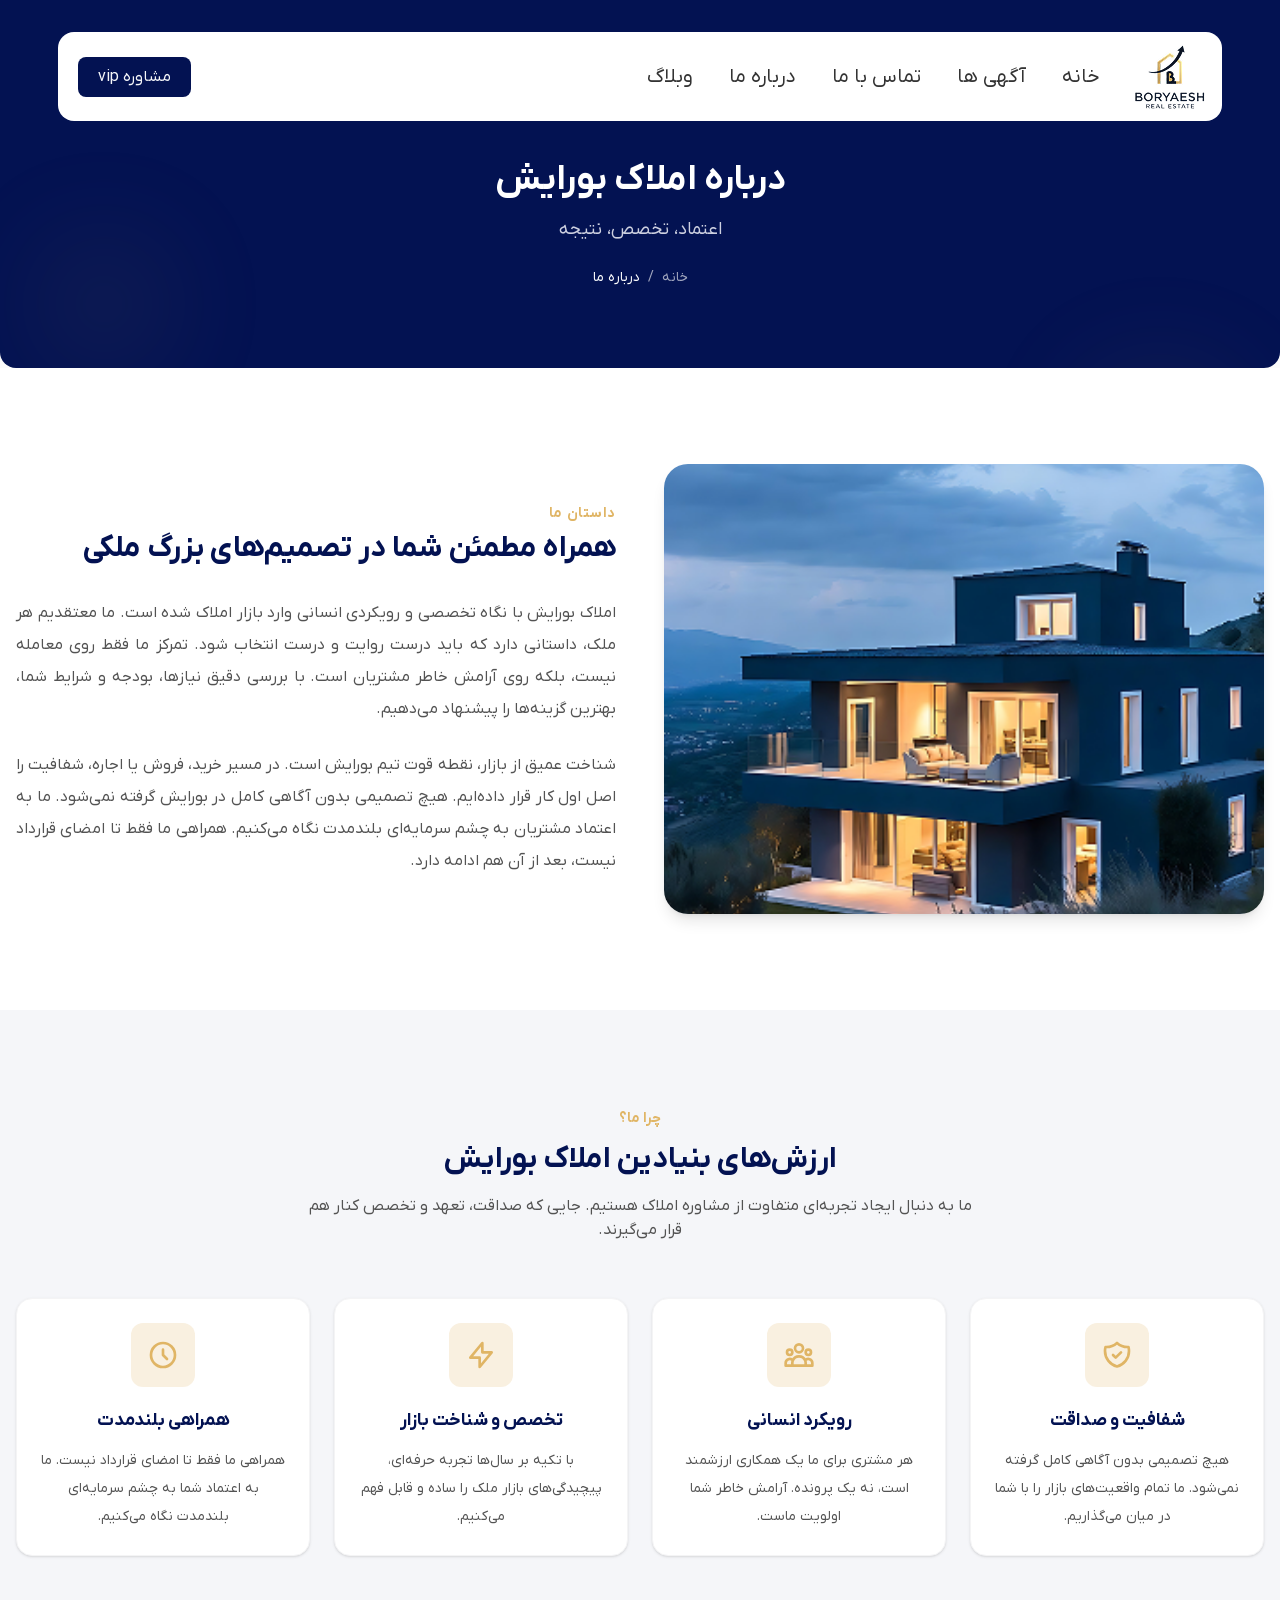
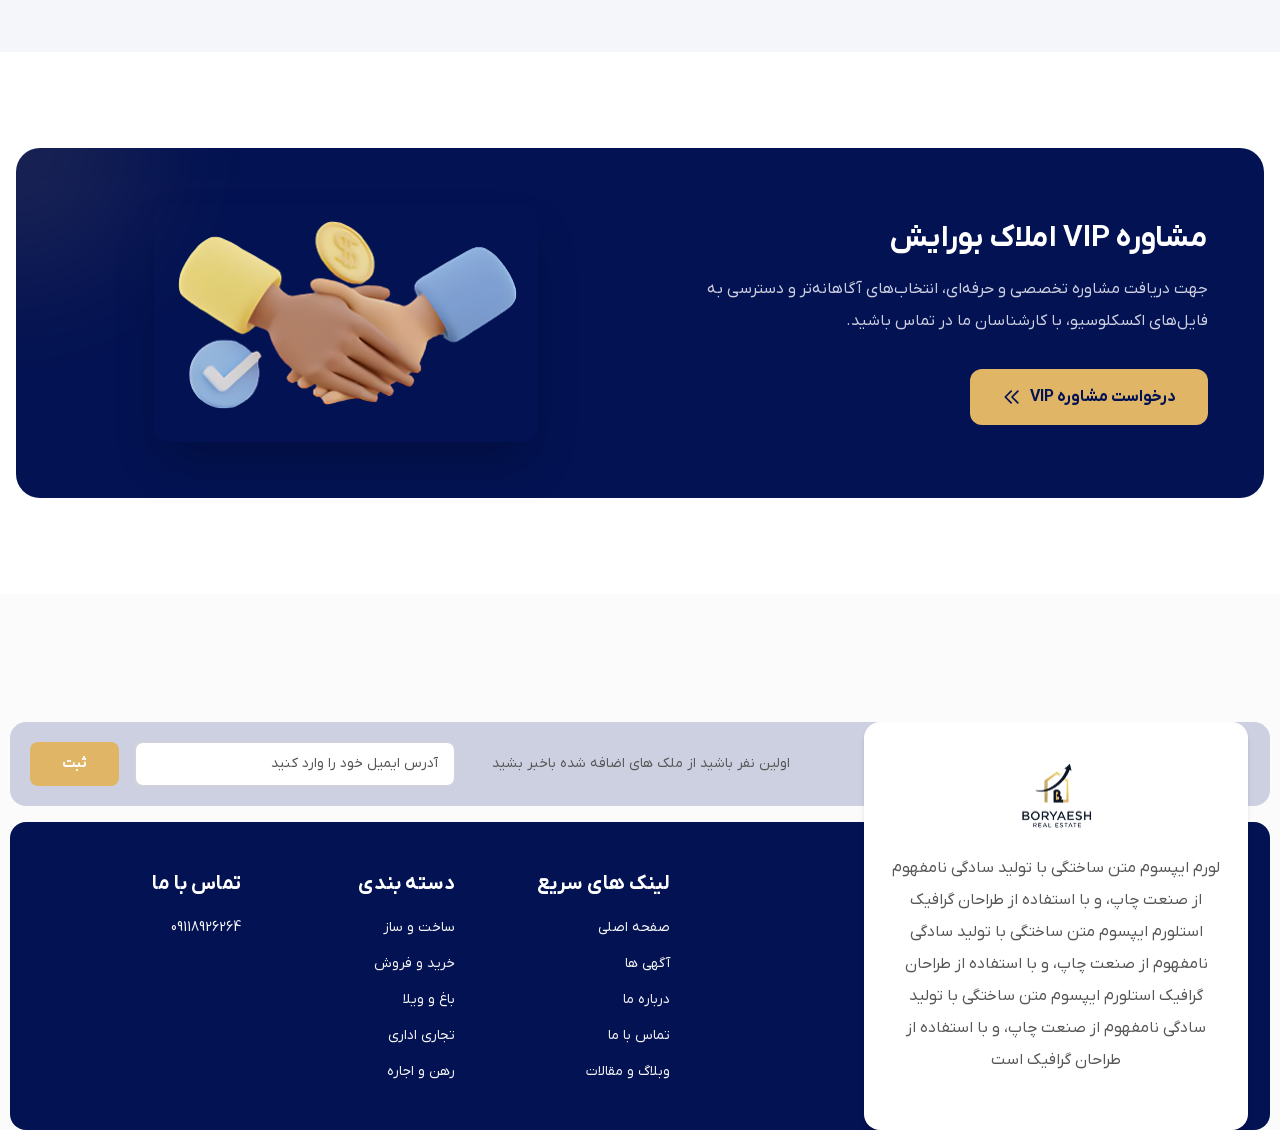
<file: pages/about.html>
<!doctype html>
<html lang="fa" dir="rtl">
  <head>
    <meta charset="UTF-8" />
    <meta name="viewport" content="width=device-width, initial-scale=1.0" />
    <title>درباره ما | املاک بورایش</title>
    <link rel="stylesheet" href="../styles/app.css" />
  </head>
  <body class="bg-main font-IRANYekan text-custom-3">
    <!-- app svg -->
    <svg aria-hidden="true" style="position: absolute; width: 0; height: 0; overflow: hidden">
      <symbol id="menu-open" xmlns="http://www.w3.org/2000/svg" viewBox="0 0 48 48">
        <linearGradient id="EIPc0qTNCX0EujYwtxKaXa" x1="12.066" x2="34.891" y1=".066" y2="22.891" gradientUnits="userSpaceOnUse">
          <stop offset=".237" stop-color="#1c36a6" />
          <stop offset=".85" stop-color="#031252" />
        </linearGradient>
        <path fill="url(#EIPc0qTNCX0EujYwtxKaXa)" d="M43,15H5c-1.1,0-2-0.9-2-2v-2c0-1.1,0.9-2,2-2h38c1.1,0,2,0.9,2,2v2C45,14.1,44.1,15,43,15z" />
        <linearGradient id="EIPc0qTNCX0EujYwtxKaXb" x1="12.066" x2="34.891" y1="12.066" y2="34.891" gradientUnits="userSpaceOnUse">
          <stop offset=".237" stop-color="#1c36a6" />
          <stop offset=".85" stop-color="#031252" />
        </linearGradient>
        <path fill="url(#EIPc0qTNCX0EujYwtxKaXb)" d="M43,27H5c-1.1,0-2-0.9-2-2v-2c0-1.1,0.9-2,2-2h38c1.1,0,2,0.9,2,2v2C45,26.1,44.1,27,43,27z" />
        <linearGradient id="EIPc0qTNCX0EujYwtxKaXc" x1="12.066" x2="34.891" y1="24.066" y2="46.891" gradientUnits="userSpaceOnUse">
          <stop offset=".237" stop-color="#1c36a6" />
          <stop offset=".85" stop-color="#031252" />
        </linearGradient>
        <path fill="url(#EIPc0qTNCX0EujYwtxKaXc)" d="M43,39H5c-1.1,0-2-0.9-2-2v-2c0-1.1,0.9-2,2-2h38c1.1,0,2,0.9,2,2v2C45,38.1,44.1,39,43,39z" />
      </symbol>
      <symbol id="menu-close" xmlns="http://www.w3.org/2000/svg" viewBox="0 0 48 48">
        <linearGradient id="hbE9Evnj3wAjjA2RX0We2a" x1="7.534" x2="27.557" y1="7.534" y2="27.557" gradientUnits="userSpaceOnUse">
          <stop offset="0" stop-color="#1c36a6" />
          <stop offset=".443" stop-color="#1c36a6" />
          <stop offset="1" stop-color="#031252" />
        </linearGradient>
        <path
          fill="url(#hbE9Evnj3wAjjA2RX0We2a)"
          d="M42.42,12.401c0.774-0.774,0.774-2.028,0-2.802L38.401,5.58c-0.774-0.774-2.028-0.774-2.802,0	L24,17.179L12.401,5.58c-0.774-0.774-2.028-0.774-2.802,0L5.58,9.599c-0.774,0.774-0.774,2.028,0,2.802L17.179,24L5.58,35.599	c-0.774,0.774-0.774,2.028,0,2.802l4.019,4.019c0.774,0.774,2.028,0.774,2.802,0L42.42,12.401z" />
        <linearGradient id="hbE9Evnj3wAjjA2RX0We2b" x1="27.373" x2="40.507" y1="27.373" y2="40.507" gradientUnits="userSpaceOnUse">
          <stop offset="0" stop-color="#031252" />
          <stop offset=".179" stop-color="#1c36a6" />
          <stop offset=".243" stop-color="#031252" />
        </linearGradient>
        <path fill="url(#hbE9Evnj3wAjjA2RX0We2b)" d="M24,30.821L35.599,42.42c0.774,0.774,2.028,0.774,2.802,0l4.019-4.019	c0.774-0.774,0.774-2.028,0-2.802L30.821,24L24,30.821z" />
      </symbol>
      <symbol id="apartments" viewBox="0 0 73 75" fill="none" xmlns="http://www.w3.org/2000/svg">
        <path d="M1 1V74H37L36.4965 1H1Z" fill="#030E43" stroke="#7C85AD" stroke-width="2" />
        <rect x="8.72711" y="9.79645" width="7.30346" height="7.30346" fill="white" stroke="#CDD0E0" stroke-width="0.903448" />
        <rect x="23.2105" y="9.79645" width="7.30346" height="7.30346" fill="white" stroke="#CDD0E0" stroke-width="0.903448" />
        <rect x="8.72711" y="26.4517" width="7.30346" height="7.30346" fill="white" stroke="#CDD0E0" stroke-width="0.903448" />
        <rect x="23.2105" y="26.4517" width="7.30346" height="7.30346" fill="white" stroke="#CDD0E0" stroke-width="0.903448" />
        <rect x="8.72711" y="43.3482" width="7.30346" height="7.30346" fill="white" stroke="#CDD0E0" stroke-width="0.903448" />
        <rect x="23.2105" y="43.3482" width="7.30346" height="7.30346" fill="white" stroke="#CDD0E0" stroke-width="0.903448" />
        <rect x="8.72711" y="60.2447" width="7.30346" height="7.30346" fill="white" stroke="#CDD0E0" stroke-width="0.903448" />
        <rect x="23.2105" y="60.2447" width="7.30346" height="7.30346" fill="white" stroke="#CDD0E0" stroke-width="0.903448" />
        <path d="M36 17V67.6898H70.2759L69.7966 17H36Z" fill="#CDD0E0" stroke="#030E43" stroke-width="4.51724" />
        <rect x="42.2447" y="30.4859" width="7.30346" height="7.30346" fill="white" stroke="#041562" stroke-width="0.903448" />
        <rect x="56.7281" y="30.4859" width="7.30346" height="7.30346" fill="white" stroke="#041562" stroke-width="0.903448" />
        <rect x="42.2447" y="47.3824" width="7.30346" height="7.30346" fill="white" stroke="#041562" stroke-width="0.903448" />
        <rect x="56.7281" y="47.3824" width="7.30346" height="7.30346" fill="white" stroke="#041562" stroke-width="0.903448" />
      </symbol>
      <symbol id="administrative-and-commercial" viewBox="0 0 70 67" fill="none" xmlns="http://www.w3.org/2000/svg">
        <rect x="0.5" y="19.6426" width="18.3463" height="46.8571" fill="#030E43" stroke="#7C85AD" />
        <rect x="7.13281" y="25.625" width="5.42838" height="5.9571" fill="white" stroke="#CDD0E0" />
        <rect x="7.13281" y="39.9824" width="5.42838" height="5.9571" fill="white" stroke="#CDD0E0" />
        <rect x="7.13281" y="54.3389" width="5.42838" height="5.9571" fill="white" stroke="#CDD0E0" />
        <path d="M52.8779 0.5V34H69.499V66.5H43.3301V54.7383H32.7412V66.5H19.8457V0.5H52.8779Z" fill="#030E43" stroke="#7C85AD" />
        <rect x="26.4785" y="11.2676" width="5.42838" height="5.9571" fill="white" stroke="#CDD0E0" />
        <rect x="26.4785" y="25.625" width="5.42838" height="5.9571" fill="white" stroke="#CDD0E0" />
        <rect x="26.4785" y="39.9814" width="5.42838" height="5.9571" fill="white" stroke="#CDD0E0" />
        <rect x="40.9141" y="10.96" width="6.42838" height="6.9571" fill="white" />
        <rect x="40.9141" y="25.3174" width="6.42838" height="6.9571" fill="white" />
        <rect x="40.9141" y="39.6738" width="6.42838" height="6.9571" fill="white" />
        <rect x="58.1738" y="39.3252" width="6.42838" height="6.9571" fill="white" />
        <rect x="58.1738" y="53.6826" width="6.42838" height="6.9571" fill="white" />
      </symbol>
      <symbol id="mortgage-and-rent" viewBox="0 0 71 69" fill="none" xmlns="http://www.w3.org/2000/svg">
        <path d="M52.9863 31.0439V67H32.376V50.6055H21.6094V67H1V31.0469L27.1328 8.79199L52.9863 31.0439Z" fill="#030E43" stroke="#7C85AD" stroke-width="2" />
        <path d="M37.2891 17.3088V1H69.5434L70.0009 67.6742H57.4194" stroke="#030E43" stroke-width="2" />
        <rect x="57.2734" y="8.47559" width="5.77764" height="6.1544" fill="#030E43" stroke="#7C85AD" stroke-width="2" />
        <rect x="44.0059" y="8.47559" width="5.77764" height="6.1544" fill="#030E43" stroke="#7C85AD" stroke-width="2" />
        <path d="M49.7842 27.1826V27.6738L49.3574 27.3262L49.3447 27.3164L49.332 27.3057L49.1709 27.1826H49.7842Z" fill="#030E43" stroke="#7C85AD" stroke-width="2" />
        <rect x="57.2734" y="27.1826" width="5.77764" height="6.1544" fill="#030E43" stroke="#7C85AD" stroke-width="2" />
        <rect x="57.2734" y="45.8896" width="5.77764" height="6.1544" fill="#030E43" stroke="#7C85AD" stroke-width="2" />
      </symbol>
      <symbol id="land" viewBox="0 0 74 70" fill="none" xmlns="http://www.w3.org/2000/svg">
        <path d="M1 67.7515V44.9023H9.54057H20.5213L42.2387 51.4934C42.2387 51.4934 44.4349 53.0314 42.2387 55.0087H57.1237C57.1237 55.0087 61.76 55.6678 61.76 58.0845V61.1604L32.9661 67.7515L9.54057 65.1151V67.7515H1Z" fill="#030E43" />
        <path
          d="M9.54057 44.9023H1V67.7515H9.54057V65.1151M9.54057 44.9023H20.5213L42.2387 51.4934C42.2387 51.4934 44.4349 53.0314 42.2387 55.0087M9.54057 44.9023V65.1151M42.2387 55.0087C36.3305 55.0087 27.1097 55.0087 27.1097 55.0087L21.9854 52.592M42.2387 55.0087C48.0517 55.0087 57.1237 55.0087 57.1237 55.0087C57.1237 55.0087 61.76 55.6678 61.76 58.0845C61.76 59.2857 61.76 61.1604 61.76 61.1604L32.9661 67.7515L9.54057 65.1151"
          stroke="#7C85AD"
          stroke-width="2" />
        <path d="M4.91992 41.3732V27.3458L38.1358 3.05371L71 27.3458V66.6737H53.92" stroke="#030E43" stroke-width="4.92103" />
        <rect x="30.6112" y="29.7646" width="4.6158" height="4.05783" fill="#030E43" stroke="#030E43" stroke-width="0.984207" />
        <rect x="40.6923" y="29.7646" width="4.6158" height="4.05783" fill="#030E43" stroke="#030E43" stroke-width="0.984207" />
        <rect x="40.6923" y="38.8407" width="4.6158" height="4.05783" fill="#030E43" stroke="#030E43" stroke-width="0.984207" />
        <rect x="30.6112" y="38.8407" width="4.6158" height="4.05783" fill="#030E43" stroke="#030E43" stroke-width="0.984207" />
      </symbol>
      <symbol id="villa" viewBox="0 0 82 57" fill="none" xmlns="http://www.w3.org/2000/svg">
        <path d="M64.0869 8.5L79.5 24.6094V54.5H2.5V26.2158L14.0557 8.5H64.0869Z" stroke="#030E43" stroke-width="5" />
        <path d="M18.5971 6L69 6L53.3885 24H7L18.5971 6Z" fill="#030E43" />
        <rect x="16" width="7" height="8" fill="#030E43" />
      </symbol>
      <symbol id="arrow-left" viewBox="0 0 20 14" fill="none" xmlns="http://www.w3.org/2000/svg">
        <path
          d="M0.295346 6.11231C0.340849 6.06858 0.510845 5.88349 0.670529 5.72981C1.60206 4.76738 4.03433 3.19358 5.30672 2.71193C5.49988 2.6351 5.98841 2.47153 6.25025 2.45996C6.50009 2.45996 6.73877 2.51531 6.96629 2.62436C7.25048 2.7772 7.47714 3.01844 7.60249 3.30262C7.68233 3.49925 7.80768 4.08994 7.80768 4.10069C7.93217 4.7459 8 5.79513 8 6.95497C8 8.0587 7.93217 9.06498 7.83 9.72092C7.81884 9.73245 7.69349 10.4653 7.55698 10.7164C7.30714 11.1758 6.81862 11.46 6.29575 11.46H6.25025C5.90938 11.4492 5.19339 11.1643 5.19339 11.1543C3.98883 10.6726 1.61408 9.17486 0.659368 8.1793C0.659368 8.1793 0.389787 7.92329 0.273023 7.76382C0.0910077 7.53416 0 7.24992 0 6.96577C0 6.64848 0.102169 6.35361 0.295346 6.11231Z"
          fill="#030E43" />
        <path opacity="0.4" d="M10.2934 5.7833L14.3511 5.45996C15.2617 5.45996 16 6.1316 16 6.95997C16 7.78834 15.2617 8.45996 14.3511 8.45996L10.2934 8.13676C9.57916 8.13676 9 7.60992 9 6.95997C9 6.30904 9.57916 5.7833 10.2934 5.7833Z" fill="#030E43" fill-opacity="0.51" />
      </symbol>
      <symbol id="cart-back-outline" viewBox="0 0 17 17" fill="none" xmlns="http://www.w3.org/2000/svg">
        <path
          d="M10.6894 3.25375L5.27331 7.89489C5.18606 7.9697 5.11602 8.0625 5.068 8.16692C5.01998 8.27134 4.99512 8.38491 4.99512 8.49985C4.99512 8.61478 5.01998 8.72836 5.068 8.83278C5.11602 8.9372 5.18606 9.03 5.27331 9.10481L10.6894 13.7459C11.2064 14.1889 12.0049 13.8216 12.0049 13.141V3.85739C12.0049 3.17672 11.2064 2.8095 10.6894 3.25375Z"
          fill="#030E43" />
      </symbol>
      <symbol id="cart-map" viewBox="0 0 16 16" fill="none" xmlns="http://www.w3.org/2000/svg">
        <path
          d="M14.13 5.47538C13.3833 2.19004 10.5176 0.710938 8.00022 0.710938C8.00022 0.710938 8.00022 0.710938 7.99311 0.710938C5.48286 0.710938 2.60998 2.18294 1.86331 5.46827C1.03131 9.13761 3.27842 12.2452 5.3122 14.2007C6.06598 14.926 7.0331 15.2887 8.00022 15.2887C8.96733 15.2887 9.93445 14.926 10.6811 14.2007C12.7149 12.2452 14.962 9.14471 14.13 5.47538ZM8.00022 9.03804C6.76288 9.03804 5.7602 8.03539 5.7602 6.79804C5.7602 5.56072 6.76288 4.55804 8.00022 4.55804C9.23755 4.55804 10.2402 5.56072 10.2402 6.79804C10.2402 8.03539 9.23755 9.03804 8.00022 9.03804Z"
          fill="#030E43" />
      </symbol>
      <symbol id="about-instagram" viewBox="0 0 19 19" fill="currentColor" xmlns="http://www.w3.org/2000/svg">
        <path
          d="M9.49623 1.71185C12.0333 1.71185 12.3312 1.72316 13.3339 1.76841C14.2613 1.80988 14.7627 1.96448 15.0982 2.09645C15.5431 2.26989 15.8597 2.47351 16.1915 2.80532C16.5232 3.13713 16.7306 3.45386 16.9002 3.89879C17.0284 4.23437 17.1867 4.73586 17.2282 5.66343C17.2734 6.6664 17.2847 6.96428 17.2847 9.50189C17.2847 12.0395 17.2734 12.3374 17.2282 13.3403C17.1867 14.2679 17.0321 14.7694 16.9002 15.105C16.7268 15.5499 16.5232 15.8666 16.1915 16.1985C15.8597 16.5303 15.5431 16.7376 15.0982 16.9073C14.7627 17.0355 14.2613 17.1939 13.3339 17.2354C12.3312 17.2806 12.0333 17.2919 9.49623 17.2919C6.95913 17.2919 6.66131 17.2806 5.65853 17.2354C4.73115 17.1939 4.22976 17.0393 3.89425 16.9073C3.4494 16.7339 3.13274 16.5303 2.80099 16.1985C2.46925 15.8666 2.2619 15.5499 2.09226 15.105C1.96409 14.7694 1.80575 14.2679 1.76429 13.3403C1.71905 12.3374 1.70774 12.0395 1.70774 9.50189C1.70774 6.96428 1.71905 6.6664 1.76429 5.66343C1.80575 4.73586 1.96032 4.23437 2.09226 3.89879C2.26567 3.45386 2.46925 3.13713 2.80099 2.80532C3.13274 2.47351 3.4494 2.26612 3.89425 2.09645C4.22976 1.96825 4.73115 1.80988 5.65853 1.76841C6.66131 1.71939 6.9629 1.71185 9.49623 1.71185ZM9.49623 0C6.91766 0 6.59345 0.0113118 5.57937 0.0565588C4.56905 0.101806 3.87917 0.263941 3.27599 0.497718C2.6502 0.739036 2.12242 1.06708 1.59464 1.59496C1.06687 2.12284 0.742659 2.6545 0.497619 3.27664C0.263889 3.87994 0.101786 4.56995 0.0565476 5.58424C0.0113095 6.59476 0 6.91903 0 9.49811C0 12.0772 0.0113095 12.4015 0.0565476 13.4158C0.101786 14.4263 0.263889 15.1163 0.497619 15.7234C0.738889 16.3493 1.06687 16.8772 1.59464 17.405C2.12242 17.9329 2.65397 18.2572 3.27599 18.5023C3.87917 18.7361 4.56905 18.8982 5.58314 18.9434C6.59722 18.9887 6.91766 19 9.5 19C12.0823 19 12.4028 18.9887 13.4169 18.9434C14.4272 18.8982 15.1171 18.7361 15.724 18.5023C16.3498 18.261 16.8776 17.9329 17.4054 17.405C17.9331 16.8772 18.2573 16.3455 18.5024 15.7234C18.7361 15.1201 18.8982 14.43 18.9435 13.4158C18.9887 12.4015 19 12.081 19 9.49811C19 6.91526 18.9887 6.59476 18.9435 5.58047C18.8982 4.56995 18.7361 3.87994 18.5024 3.27287C18.2611 2.64695 17.9331 2.11907 17.4054 1.59119C16.8776 1.06331 16.346 0.739036 15.724 0.493947C15.1208 0.260171 14.431 0.0980353 13.4169 0.0527883C12.399 0.0113118 12.0748 0 9.49623 0Z" />
        <path
          d="M9.5 5C7.017 5 5 7.01352 5 9.5C5 11.9865 7.01352 14 9.5 14C11.9865 14 14 11.9865 14 9.5C14 7.01352 11.9865 5 9.5 5ZM9.5 12.4177C7.8864 12.4177 6.57883 11.1101 6.57883 9.49652C6.57883 7.88292 7.8864 6.57535 9.5 6.57535C11.1136 6.57535 12.4212 7.88292 12.4212 9.49652C12.4212 11.1101 11.1136 12.4177 9.5 12.4177Z" />
        <path d="M14 5C14.5523 5 15 4.55228 15 4C15 3.44772 14.5523 3 14 3C13.4477 3 13 3.44772 13 4C13 4.55228 13.4477 5 14 5Z" fill="black" />
      </symbol>
      <symbol id="arrow-left-about" viewBox="0 0 20 14" fill="currentColor" xmlns="http://www.w3.org/2000/svg">
        <path
          d="M0.295346 6.11231C0.340849 6.06858 0.510845 5.88349 0.670529 5.72981C1.60206 4.76738 4.03433 3.19358 5.30672 2.71193C5.49988 2.6351 5.98841 2.47153 6.25025 2.45996C6.50009 2.45996 6.73877 2.51531 6.96629 2.62436C7.25048 2.7772 7.47714 3.01844 7.60249 3.30262C7.68233 3.49925 7.80768 4.08994 7.80768 4.10069C7.93217 4.7459 8 5.79513 8 6.95497C8 8.0587 7.93217 9.06498 7.83 9.72092C7.81884 9.73245 7.69349 10.4653 7.55698 10.7164C7.30714 11.1758 6.81862 11.46 6.29575 11.46H6.25025C5.90938 11.4492 5.19339 11.1643 5.19339 11.1543C3.98883 10.6726 1.61408 9.17486 0.659368 8.1793C0.659368 8.1793 0.389787 7.92329 0.273023 7.76382C0.0910077 7.53416 0 7.24992 0 6.96577C0 6.64848 0.102169 6.35361 0.295346 6.11231Z" />
        <path opacity="0.4" d="M10.2934 5.7833L14.3511 5.45996C15.2617 5.45996 16 6.1316 16 6.95997C16 7.78834 15.2617 8.45996 14.3511 8.45996L10.2934 8.13676C9.57916 8.13676 9 7.60992 9 6.95997C9 6.30904 9.57916 5.7833 10.2934 5.7833Z" fill-opacity="0.51" />
      </symbol>
      <symbol id="custom-arrow" viewBox="0 0 59 36" fill="none" xmlns="http://www.w3.org/2000/svg">
        <path
          d="M1.85204 0.476515C1.56292 0.00594925 0.947081 -0.141148 0.476515 0.147965C0.00594925 0.437078 -0.141148 1.05292 0.147965 1.52348L1 1L1.85204 0.476515ZM8.30839 8.03867L8.8585 7.20357V7.20357L8.30839 8.03867ZM20.1332 16.4061L20.7251 15.6001V15.6001L20.1332 16.4061ZM34.8732 18.9435L34.7139 17.9563V17.9563L34.8732 18.9435ZM40.4464 11.5358L39.8563 12.3431L40.4464 11.5358ZM31.8938 8.7248L32.1848 9.68152L31.8938 8.7248ZM33.4956 20.7362L32.737 21.3878L33.4956 20.7362ZM45.4044 27.577L44.9719 28.4786L45.1307 28.5548L45.3061 28.5721L45.4044 27.577ZM51.5273 28.4049L51.8066 27.4447L51.7829 27.4379L51.759 27.4322L51.5273 28.4049ZM57.6242 30.608C58.0789 30.2944 58.1933 29.6717 57.8797 29.217L52.7701 21.8081C52.4566 21.3535 51.8338 21.2391 51.3792 21.5527C50.9245 21.8662 50.8101 22.4889 51.1237 22.9436L55.6656 29.5293L49.0798 34.0712C48.6252 34.3847 48.5108 35.0075 48.8244 35.4621C49.1379 35.9168 49.7607 36.0311 50.2153 35.7176L57.6242 30.608ZM1 1L0.147965 1.52348C1.13872 3.13605 3.82641 6.28368 7.75828 8.87376L8.30839 8.03867L8.8585 7.20357C5.15684 4.76514 2.68085 1.82551 1.85204 0.476515L1 1ZM8.30839 8.03867L7.75828 8.87376C11.1943 11.1372 15.5793 14.3024 19.5413 17.2121L20.1332 16.4061L20.7251 15.6001C16.7628 12.6902 12.3414 9.4979 8.8585 7.20357L8.30839 8.03867ZM20.1332 16.4061L19.5413 17.2121C24.2041 20.6363 30.271 20.6993 35.0326 19.9307L34.8732 18.9435L34.7139 17.9563C30.1331 18.6957 24.7366 18.5461 20.7251 15.6001L20.1332 16.4061ZM34.8732 18.9435L35.0326 19.9307C36.0703 19.7632 37.246 19.3371 38.305 18.8477C39.3694 18.3558 40.3853 17.7676 41.1055 17.2324L40.509 16.4298L39.9125 15.6271C39.3279 16.0616 38.4375 16.5832 37.466 17.0322C36.489 17.4836 35.4993 17.8295 34.7139 17.9563L34.8732 18.9435ZM40.509 16.4298L41.1055 17.2324C41.8839 16.6539 42.3629 16.0189 42.5746 15.3065C42.7805 14.6135 42.692 13.976 42.5987 13.5015L41.6175 13.6944L40.6362 13.8873C40.7124 14.2746 40.7219 14.5199 40.6575 14.7367C40.5988 14.9342 40.4388 15.2359 39.9125 15.6271L40.509 16.4298ZM41.6175 13.6944L42.5987 13.5015C42.4123 12.5537 42.0318 11.4559 41.0365 10.7284L40.4464 11.5358L39.8563 12.3431C40.242 12.625 40.4837 13.1116 40.6362 13.8873L41.6175 13.6944ZM40.4464 11.5358L41.0365 10.7284C39.2849 9.44814 37.4916 8.55749 35.8777 8.05703C34.2967 7.56676 32.7664 7.41417 31.6028 7.76808L31.8938 8.7248L32.1848 9.68152C32.7935 9.49638 33.8686 9.52797 35.2853 9.96729C36.6692 10.3964 38.2661 11.1808 39.8563 12.3431L40.4464 11.5358ZM31.8938 8.7248L31.6028 7.76808C30.2377 8.18332 29.2805 9.50096 28.6832 10.6478C28.0606 11.8432 27.6598 13.1816 27.5662 14.0721L28.5607 14.1767L29.5552 14.2813C29.6182 13.6818 29.9295 12.5846 30.457 11.5717C31.0098 10.5103 31.6408 9.84699 32.1848 9.68152L31.8938 8.7248ZM28.5607 14.1767L27.5662 14.0721C27.4948 14.7506 27.746 15.3886 28.049 15.9203C28.3598 16.4656 28.8003 17.0274 29.2848 17.5886C29.7725 18.1535 30.3427 18.7607 30.9276 19.3878C31.5182 20.0211 32.1332 20.6848 32.737 21.3878L33.4956 20.7362L34.2542 20.0846C33.6211 19.3475 32.9812 18.6575 32.3902 18.0237C31.7934 17.3837 31.2551 16.8104 30.7987 16.2817C30.3391 15.7493 29.9999 15.3043 29.7866 14.93C29.5655 14.5421 29.5482 14.3477 29.5552 14.2813L28.5607 14.1767ZM33.4956 20.7362L32.737 21.3878C34.3821 23.303 36.5271 24.6186 38.6877 25.6782C39.7702 26.209 40.8755 26.6843 41.9363 27.1369C43.0055 27.593 44.0236 28.0236 44.9719 28.4786L45.4044 27.577L45.837 26.6754C44.8401 26.1971 43.7758 25.7472 42.7211 25.2973C41.658 24.8437 40.5976 24.3873 39.5683 23.8825C37.505 22.8706 35.6409 21.6991 34.2542 20.0846L33.4956 20.7362ZM45.4044 27.577L45.3061 28.5721C47.2418 28.7635 49.1921 28.8768 51.2957 29.3777L51.5273 28.4049L51.759 27.4322C49.4853 26.8906 47.3434 26.7638 45.5028 26.5818L45.4044 27.577ZM51.5273 28.4049L51.2481 29.3652C52.3473 29.6848 53.5755 30.1621 56.8758 30.7683L57.0565 29.7848L57.2372 28.8012C54.0639 28.2184 52.9639 27.7813 51.8066 27.4447L51.5273 28.4049Z"
          fill="#041562" />
      </symbol>
      <symbol id="social-instagram" viewBox="0 0 51 51" fill="none" xmlns="http://www.w3.org/2000/svg">
        <rect width="51" height="51" rx="25.5" fill="#CDD0E0" />
        <path
          d="M25.5042 12.9581C29.5924 12.9581 30.0723 12.9763 31.6882 13.0492C33.1825 13.116 33.9905 13.3651 34.5311 13.5777C35.2479 13.8571 35.7582 14.1852 36.2928 14.7197C36.8273 15.2543 37.1614 15.7646 37.4348 16.4814C37.6413 17.022 37.8965 17.8299 37.9633 19.3243C38.0362 20.9402 38.0544 21.4201 38.0544 25.5083C38.0544 29.5965 38.0362 30.0764 37.9633 31.6923C37.8965 33.1866 37.6474 33.9946 37.4348 34.5352C37.1554 35.252 36.8273 35.7623 36.2928 36.2969C35.7582 36.8314 35.2479 37.1655 34.5311 37.4389C33.9905 37.6454 33.1825 37.9006 31.6882 37.9674C30.0723 38.0403 29.5924 38.0585 25.5042 38.0585C21.4159 38.0585 20.936 38.0403 19.3202 37.9674C17.8258 37.9006 17.0179 37.6515 16.4773 37.4389C15.7605 37.1595 15.2502 36.8314 14.7156 36.2969C14.181 35.7623 13.8469 35.252 13.5736 34.5352C13.367 33.9946 13.1119 33.1866 13.0451 31.6923C12.9722 30.0764 12.954 29.5965 12.954 25.5083C12.954 21.4201 12.9722 20.9402 13.0451 19.3243C13.1119 17.8299 13.361 17.022 13.5736 16.4814C13.853 15.7646 14.181 15.2543 14.7156 14.7197C15.2502 14.1852 15.7605 13.8511 16.4773 13.5777C17.0179 13.3712 17.8258 13.116 19.3202 13.0492C20.936 12.9702 21.422 12.9581 25.5042 12.9581ZM25.5042 10.2002C21.3491 10.2002 20.8267 10.2184 19.1926 10.2913C17.5646 10.3642 16.453 10.6254 15.481 11.002C14.4726 11.3908 13.6222 11.9193 12.7717 12.7698C11.9213 13.6202 11.3989 14.4767 11.004 15.4791C10.6274 16.451 10.3662 17.5627 10.2933 19.1967C10.2204 20.8247 10.2021 21.3472 10.2021 25.5022C10.2021 29.6573 10.2204 30.1797 10.2933 31.8138C10.3662 33.4418 10.6274 34.5534 11.004 35.5315C11.3928 36.5398 11.9213 37.3903 12.7717 38.2407C13.6222 39.0912 14.4787 39.6136 15.481 40.0085C16.453 40.3851 17.5646 40.6463 19.1987 40.7192C20.8328 40.7921 21.3491 40.8103 25.5103 40.8103C29.6714 40.8103 30.1877 40.7921 31.8218 40.7192C33.4498 40.6463 34.5615 40.3851 35.5395 40.0085C36.5479 39.6197 37.3983 39.0912 38.2488 38.2407C39.0992 37.3903 39.6217 36.5338 40.0165 35.5315C40.3931 34.5595 40.6544 33.4478 40.7272 31.8138C40.8001 30.1797 40.8184 29.6633 40.8184 25.5022C40.8184 21.3411 40.8001 20.8247 40.7272 19.1907C40.6544 17.5627 40.3931 16.451 40.0165 15.473C39.6277 14.4646 39.0992 13.6141 38.2488 12.7637C37.3983 11.9132 36.5418 11.3908 35.5395 10.996C34.5676 10.6193 33.4559 10.3581 31.8218 10.2852C30.1817 10.2184 29.6592 10.2002 25.5042 10.2002Z"
          fill="#191D3A" />
        <path
          d="M25.5041 17.6475C21.1668 17.6475 17.6436 21.1647 17.6436 25.508C17.6436 29.8514 21.1608 33.3686 25.5041 33.3686C29.8475 33.3686 33.3647 29.8514 33.3647 25.508C33.3647 21.1647 29.8475 17.6475 25.5041 17.6475ZM25.5041 30.6047C22.6855 30.6047 20.4014 28.3206 20.4014 25.502C20.4014 22.6833 22.6855 20.3993 25.5041 20.3993C28.3228 20.3993 30.6068 22.6833 30.6068 25.502C30.6068 28.3206 28.3228 30.6047 25.5041 30.6047Z"
          fill="#030E43" />
        <path d="M33.6744 19.1662C34.6876 19.1662 35.5089 18.3448 35.5089 17.3316C35.5089 16.3184 34.6876 15.4971 33.6744 15.4971C32.6612 15.4971 31.8398 16.3184 31.8398 17.3316C31.8398 18.3448 32.6612 19.1662 33.6744 19.1662Z" fill="#030E43" />
      </symbol>
      <symbol id="social-whatsApp" viewBox="0 0 51 51" fill="none" xmlns="http://www.w3.org/2000/svg">
        <rect width="51" height="51" rx="25.5" fill="url(#paint0_linear_313_1182)" />
        <path
          d="M10.0322 40.3352L12.2187 32.3954C10.8669 30.065 10.1578 27.4257 10.1652 24.7276C10.1652 16.2732 17.0792 9.39941 25.5666 9.39941C29.6884 9.39941 33.5591 10.9947 36.4621 13.8913C39.3725 16.7878 40.9754 20.6401 40.968 24.735C40.968 33.1894 34.054 40.0632 25.5592 40.0632H25.5518C22.9738 40.0632 20.4402 39.4163 18.1872 38.1959L10.0322 40.3352ZM18.5787 35.4243L19.0441 35.7037C21.009 36.8652 23.2619 37.4754 25.5592 37.4828H25.5666C32.621 37.4828 38.3679 31.7705 38.3679 24.7423C38.3679 21.3385 37.0383 18.1405 34.6228 15.7292C32.2073 13.3179 28.9867 11.9946 25.5666 11.9946C18.5122 11.9872 12.7653 17.6994 12.7653 24.7276C12.7653 27.1316 13.4375 29.4768 14.7228 31.5059L15.0257 31.9911L13.733 36.6888L18.5787 35.4243Z"
          fill="white" />
        <path
          d="M10.5713 39.799L12.6839 32.1312C11.3764 29.889 10.6895 27.3379 10.6895 24.7354C10.6969 16.5751 17.3671 9.93652 25.5664 9.93652C29.5479 9.93652 33.2782 11.4804 36.0852 14.274C38.8922 17.0676 40.436 20.7876 40.436 24.7428C40.436 32.9031 33.7584 39.5417 25.5664 39.5417H25.559C23.0697 39.5417 20.6247 38.9168 18.453 37.7405L10.5713 39.799Z"
          fill="url(#paint1_linear_313_1182)" />
        <path
          d="M10.0322 40.3352L12.2187 32.3954C10.8669 30.065 10.1578 27.4257 10.1652 24.7276C10.1652 16.2732 17.0792 9.39941 25.5666 9.39941C29.6884 9.39941 33.5591 10.9947 36.4621 13.8913C39.3725 16.7878 40.9754 20.6401 40.968 24.735C40.968 33.1894 34.054 40.0632 25.5592 40.0632H25.5518C22.9738 40.0632 20.4402 39.4163 18.1872 38.1959L10.0322 40.3352ZM18.5787 35.4243L19.0441 35.7037C21.009 36.8652 23.2619 37.4754 25.5592 37.4828H25.5666C32.621 37.4828 38.3679 31.7705 38.3679 24.7423C38.3679 21.3385 37.0383 18.1405 34.6228 15.7292C32.2073 13.3179 28.9867 11.9946 25.5666 11.9946C18.5122 11.9872 12.7653 17.6994 12.7653 24.7276C12.7653 27.1316 13.4375 29.4768 14.7228 31.5059L15.0257 31.9911L13.733 36.6888L18.5787 35.4243Z"
          fill="url(#paint2_linear_313_1182)" />
        <path
          fill-rule="evenodd"
          clip-rule="evenodd"
          d="M21.7172 18.317C21.4292 17.6774 21.1263 17.6627 20.853 17.6553C20.6314 17.6479 20.3729 17.6479 20.1143 17.6479C19.8558 17.6479 19.4421 17.7435 19.0876 18.1258C18.733 18.5081 17.7432 19.4344 17.7432 21.3238C17.7432 23.2058 19.1245 25.029 19.3165 25.2863C19.5086 25.5436 21.9832 29.5356 25.8908 31.0721C29.141 32.3513 29.8058 32.094 30.5075 32.0278C31.2092 31.9616 32.7826 31.1015 33.1076 30.2046C33.4253 29.3077 33.4253 28.5431 33.3292 28.3814C33.2332 28.2197 32.9747 28.1241 32.5906 27.9329C32.2065 27.7418 30.3154 26.8155 29.9609 26.6832C29.6063 26.5582 29.3478 26.492 29.0966 26.8743C28.8381 27.2566 28.0994 28.1167 27.8778 28.374C27.6562 28.6313 27.4272 28.6607 27.0431 28.4696C26.659 28.2785 25.418 27.8741 23.9481 26.5655C22.8031 25.551 22.0275 24.2939 21.8059 23.9116C21.5843 23.5293 21.7837 23.3234 21.9758 23.1323C22.1457 22.9632 22.3599 22.6838 22.552 22.4633C22.744 22.2427 22.8105 22.081 22.9361 21.8237C23.0616 21.5664 23.0025 21.3458 22.9065 21.1547C22.8105 20.9709 22.057 19.0742 21.7172 18.317Z"
          fill="white" />
        <defs>
          <linearGradient id="paint0_linear_313_1182" x1="25.4987" y1="50.9975" x2="25.4987" y2="-0.00178436" gradientUnits="userSpaceOnUse">
            <stop stop-color="#20B038" />
            <stop offset="1" stop-color="#60D66A" />
          </linearGradient>
          <linearGradient id="paint1_linear_313_1182" x1="25.5029" y1="39.7975" x2="25.5029" y2="9.93548" gradientUnits="userSpaceOnUse">
            <stop stop-color="#20B038" />
            <stop offset="1" stop-color="#60D66A" />
          </linearGradient>
          <linearGradient id="paint2_linear_313_1182" x1="25.5031" y1="40.3323" x2="25.5031" y2="9.39941" gradientUnits="userSpaceOnUse">
            <stop stop-color="#F9F9F9" />
            <stop offset="1" stop-color="white" />
          </linearGradient>
        </defs>
      </symbol>
      <symbol id="social-telegram" viewBox="0 0 51 51" fill="none" xmlns="http://www.w3.org/2000/svg">
        <rect width="51" height="51" rx="25.5" fill="url(#paint0_linear_313_1181)" />
        <path
          fill-rule="evenodd"
          clip-rule="evenodd"
          d="M11.5434 25.2309C18.9772 21.9921 23.9342 19.8569 26.4144 18.8253C33.4961 15.8798 34.9676 15.3681 35.9267 15.3513C36.1376 15.3475 36.6093 15.3998 36.9148 15.6477C37.1728 15.8571 37.2437 16.1398 37.2777 16.3383C37.3117 16.5368 37.354 16.9889 37.3204 17.3421C36.9366 21.3743 35.2761 31.1593 34.4313 35.6753C34.0739 37.5863 33.37 38.227 32.6886 38.2897C31.2078 38.4259 30.0833 37.311 28.6491 36.3709C26.4047 34.8997 25.1368 33.9839 22.9583 32.5483C20.4407 30.8892 22.0727 29.9773 23.5075 28.4871C23.883 28.0971 30.4076 22.1624 30.5339 21.6241C30.5497 21.5568 30.5644 21.3058 30.4153 21.1732C30.2662 21.0407 30.0461 21.086 29.8873 21.1221C29.6622 21.1732 26.0768 23.543 19.1312 28.2314C18.1136 28.9303 17.1918 29.2707 16.3659 29.2529C15.4554 29.2332 13.704 28.7381 12.402 28.3149C10.8051 27.7958 9.53584 27.5213 9.64636 26.6397C9.70392 26.1805 10.3363 25.7109 11.5434 25.2309Z"
          fill="white" />
        <defs>
          <linearGradient id="paint0_linear_313_1181" x1="25.5" y1="0" x2="25.5" y2="50.6218" gradientUnits="userSpaceOnUse">
            <stop stop-color="#2AABEE" />
            <stop offset="1" stop-color="#229ED9" />
          </linearGradient>
        </defs>
      </symbol>
      <symbol id="blog-comment" viewBox="0 0 16 14" fill="none" xmlns="http://www.w3.org/2000/svg">
        <path
          d="M4.40091 5.35677C4.91832 5.35677 5.37487 5.81332 5.37487 6.33073C5.37487 6.87858 4.91832 7.30469 4.40091 7.30469C3.85306 7.30469 3.42695 6.87858 3.42695 6.33073C3.42695 5.81332 3.85306 5.35677 4.40091 5.35677ZM7.80976 5.35677C8.32717 5.35677 8.78372 5.81332 8.78372 6.33073C8.78372 6.87858 8.32717 7.30469 7.80976 7.30469C7.26191 7.30469 6.83581 6.87858 6.83581 6.33073C6.83581 5.81332 7.26191 5.35677 7.80976 5.35677ZM11.2186 5.35677C11.736 5.35677 12.1926 5.81332 12.1926 6.33073C12.1926 6.87858 11.736 7.30469 11.2186 7.30469C10.6708 7.30469 10.2447 6.87858 10.2447 6.33073C10.2447 5.81332 10.6708 5.35677 11.2186 5.35677ZM7.80976 0C12.1013 0 15.6015 2.861 15.6015 6.33073C15.6015 9.83089 12.1013 12.6615 7.80976 12.6615C6.80536 12.6615 5.86185 12.5093 4.97919 12.2354C4.09654 12.8745 2.60517 13.6354 0.74856 13.6354C0.444203 13.6354 0.170277 13.4832 0.0485327 13.2093C-0.0427757 12.9354 -0.01234 12.631 0.200714 12.418C0.23115 12.418 1.17467 11.3831 1.60078 10.1961C0.596382 9.13086 0.0180971 7.79167 0.0180971 6.33073C0.0180971 2.861 3.48783 0 7.80976 0ZM7.80976 11.2005C11.2795 11.2005 14.1405 9.03955 14.1405 6.33073C14.1405 3.65234 11.2795 1.46094 7.80976 1.46094C4.30961 1.46094 1.47904 3.65234 1.47904 6.33073C1.47904 7.63949 2.11819 8.61345 2.66605 9.19173L3.3052 9.86133L2.9704 10.7135C2.81823 11.1396 2.60517 11.5658 2.36169 11.931C3.09215 11.6875 3.70088 11.3527 4.12698 11.0483L4.70527 10.6222L5.4053 10.8353C6.1662 11.0788 6.98799 11.2005 7.80976 11.2005Z"
          fill="#A2A2A2" />
      </symbol>
      <symbol id="blog-calendar" viewBox="0 0 18 16" fill="none" xmlns="http://www.w3.org/2000/svg">
        <path
          d="M15.7839 0C16.6682 0 17.4167 0.748378 17.4167 1.63281V13.6068C17.4167 14.5252 16.6682 15.2396 15.7839 15.2396H1.63281C0.714356 15.2396 0 14.5252 0 13.6068V1.63281C0 0.748378 0.714356 0 1.63281 0H15.7839ZM15.5797 13.6068C15.6818 13.6068 15.7839 13.5387 15.7839 13.4027V1.83692C15.7839 1.73486 15.6818 1.63281 15.5797 1.63281H1.83692C1.70085 1.63281 1.63281 1.73486 1.63281 1.83692V13.4027C1.63281 13.5387 1.70085 13.6068 1.83692 13.6068H15.5797ZM14.151 10.4772V11.2936C14.151 11.5317 13.9469 11.7018 13.7428 11.7018H6.93945C6.70133 11.7018 6.53125 11.5317 6.53125 11.2936V10.4772C6.53125 10.2731 6.70133 10.069 6.93945 10.069H13.7428C13.9469 10.069 14.151 10.2731 14.151 10.4772ZM14.151 7.21159V8.02799C14.151 8.26611 13.9469 8.43619 13.7428 8.43619H6.93945C6.70133 8.43619 6.53125 8.26611 6.53125 8.02799V7.21159C6.53125 7.00748 6.70133 6.80338 6.93945 6.80338H13.7428C13.9469 6.80338 14.151 7.00748 14.151 7.21159ZM14.151 3.94597V4.76237C14.151 5.00048 13.9469 5.17056 13.7428 5.17056H6.93945C6.70133 5.17056 6.53125 5.00048 6.53125 4.76237V3.94597C6.53125 3.74186 6.70133 3.53775 6.93945 3.53775H13.7428C13.9469 3.53775 14.151 3.74186 14.151 3.94597ZM5.57878 4.35417C5.57878 5.03451 5.0005 5.57878 4.35416 5.57878C3.67382 5.57878 3.12955 5.03451 3.12955 4.35417C3.12955 3.70785 3.67382 3.12955 4.35416 3.12955C5.0005 3.12955 5.57878 3.70785 5.57878 4.35417ZM5.57878 7.61979C5.57878 8.30013 5.0005 8.84441 4.35416 8.84441C3.67382 8.84441 3.12955 8.30013 3.12955 7.61979C3.12955 6.97348 3.67382 6.39518 4.35416 6.39518C5.0005 6.39518 5.57878 6.97348 5.57878 7.61979ZM5.57878 10.8854C5.57878 11.5658 5.0005 12.11 4.35416 12.11C3.67382 12.11 3.12955 11.5658 3.12955 10.8854C3.12955 10.2391 3.67382 9.6608 4.35416 9.6608C5.0005 9.6608 5.57878 10.2391 5.57878 10.8854Z"
          fill="#A2A2A2" />
      </symbol>
      <symbol id="blog-arrow-left" viewBox="0 0 16 16" fill="currentColor" xmlns="http://www.w3.org/2000/svg">
        <path
          d="M9.05273 14.335L8.27929 15.1084C7.92773 15.4248 7.40039 15.4248 7.08398 15.1084L0.263676 8.25293C-0.0878919 7.93652 -0.0878919 7.40918 0.263676 7.09278L7.08398 0.237305C7.40039 -0.0791016 7.96289 -0.0791016 8.27929 0.237305L9.05273 1.01075C9.40429 1.36231 9.36914 1.88965 9.05273 2.24121L4.79882 6.24902H14.9238C15.3809 6.24902 15.7676 6.63575 15.7676 7.09278V8.21778C15.7676 8.70996 15.3809 9.06152 14.9238 9.06152H4.79882L9.05273 13.1045C9.36914 13.456 9.40429 13.9834 9.05273 14.335Z" />
      </symbol>
    </svg>
    <!-- app header desktop -->
    <header class="fixed top-8 right-0 left-0 z-50 hidden md:flex items-center justify-between w-[95%] lg:w-[91%] h-22.25 mx-auto bg-white rounded-2xl">
      <!-- app logo & menu -->
      <div class="flex items-center gap-x-2 lg:gap-x-4">
        <!-- app logo -->
        <img src="../images/hedaer-logo.png" alt="logo website" />
        <!-- app menu -->
        <ul class="flex items-center justify-between gap-x-5 lg:gap-x-9 text-header-menu text-xl">
          <li>
            <a href="../index.html" class="hover:text-hover-link transition-all">خانه</a>
          </li>
          <li>
            <a href="./ads.html" class="hover:text-hover-link transition-all">آگهی ها</a>
          </li>
          <li>
            <a href="./contact.html" class="hover:text-hover-link transition-all">تماس با ما</a>
          </li>
          <li>
            <a href="./about.html" class="hover:text-hover-link transition-all">درباره ما</a>
          </li>
          <li>
            <a href="./blog.html" class="hover:text-hover-link transition-all">وبلاگ</a>
          </li>
        </ul>
      </div>
      <!-- app vip consulting  -->
      <div>
        <a href="#" class="open-vip-modal vip-link block py-2 px-5 mx-2 lg:mx-5 text-header-link-text bg-header-link-bg rounded-lg">مشاوره vip</a>
      </div>
    </header>
    <!-- app header mobile -->
    <div class="fixed inset-x-0 top-0 z-50 h-22.25 flex items-center justify-between md:hidden w-full bg-white">
      <!-- open mobile menu -->
      <div class="open-mobile-menu relative z-10">
        <svg class="w-12 h-12 mr-2">
          <use href="#menu-open"></use>
        </svg>
      </div>
      <!-- mobile menu -->
      <div class="mobile-menu fixed inset-y-0 z-60 overflow-y-auto -right-64 top-0 bottom-0 w-64 bg-custom-1 transition-all border-l border-l-custom-2">
        <!-- mobile menu content -->
        <div class="relative flex flex-col px-5 h-full">
          <div class="flex w-full justify-center items-center border-b border-b-custom-2 pb-4 mb-6">
            <img src="../images/hedaer-logo.png" alt="website logo" class="mx-auto" />
          </div>
          <ul class="flex flex-col items-start gap-y-5 text-header-menu text-lg w-[50%] child:cursor-pointer">
            <li>
              <a href="../index.html" class="inline-block">خانه</a>
            </li>
            <li>
              <a href="./ads.html" class="inline-block">آگهی ها</a>
            </li>
            <li>
              <a href="./contact.html" class="inline-block">تماس با ما</a>
            </li>
            <li>
              <a href="./about.html" class="inline-block">درباره ما</a>
            </li>
            <li>
              <a href="./blog.html" class="inline-block">وبلاگ</a>
            </li>
          </ul>
        </div>
        <!-- close mobile menu -->
        <div class="absolute top-4 left-4 z-70 close-mobile-menu">
          <svg class="w-8 h-8">
            <use href="#menu-close"></use>
          </svg>
        </div>
      </div>
      <!-- app logo — دقیقاً وسط صفحه در موبایل -->
      <img src="../images/hedaer-logo.png" alt="logo website" class="absolute left-1/2 top-1/2 -translate-x-1/2 -translate-y-1/2 pointer-events-none" />
      <!-- app vip consulting  -->
      <div class="relative z-10">
        <a href="#" class="open-vip-modal inline-block py-2 px-2 ml-2 text-sm text-header-link-text bg-header-link-bg rounded-lg">مشاوره vip</a>
      </div>
    </div>
    <!-- ==================== HERO / BREADCRUMB ==================== -->
    <section class="bg-custom-7 pb-16 pt-36 md:pb-20 lg:pt-40 relative overflow-hidden rounded-b-2xl">
      <div class="container mx-auto px-4 text-center relative z-10">
        <h1 class="text-3xl md:text-4xl font-IRANYekanBold text-white mb-4">درباره املاک بورایش</h1>
        <p class="text-custom-1 text-lg mb-6">اعتماد، تخصص، نتیجه</p>
        <nav class="flex items-center justify-center gap-2 text-sm text-custom-2">
          <a href="../index.html" class="hover:text-custom-5 transition-colors">خانه</a>
          <span>/</span>
          <span class="text-white">درباره ما</span>
        </nav>
      </div>
      <!-- Decorative Background -->
      <div class="absolute top-50 left-0 right-0 w-full h-full opacity-10">
        <div class="absolute top-10 left-10 w-32 h-32 bg-custom-5 rounded-full blur-3xl"></div>
        <div class="absolute bottom-10 right-10 w-40 h-40 bg-custom-5 rounded-full blur-3xl"></div>
      </div>
    </section>

    <!-- ==================== OUR STORY ==================== -->
    <section class="py-16 md:py-24 bg-white">
      <div class="container mx-auto px-4 grid md:grid-cols-2 gap-12 items-center">
        <div class="order-2 md:order-1">
          <img src="../images/about-us-img.png" alt="درباره املاک بورایش" class="rounded-3xl shadow-lg w-full object-cover aspect-[4/3]" />
        </div>
        <div class="order-1 md:order-2 space-y-6">
          <span class="text-custom-5 font-IRANYekanBold text-sm tracking-wider">داستان ما</span>
          <h2 class="text-2xl md:text-3xl font-IRANYekanBold text-custom-7 leading-relaxed">همراه مطمئن شما در تصمیم‌های بزرگ ملکی</h2>
          <p class="text-custom-3 leading-8 text-justify">
            املاک بورایش با نگاه تخصصی و رویکردی انسانی وارد بازار املاک شده است. ما معتقدیم هر ملک، داستانی دارد که باید درست روایت و درست انتخاب شود. تمرکز ما فقط روی معامله نیست، بلکه روی آرامش خاطر مشتریان است. با بررسی دقیق نیازها، بودجه و شرایط شما، بهترین گزینه‌ها را پیشنهاد می‌دهیم.
          </p>
          <p class="text-custom-3 leading-8 text-justify">
            شناخت عمیق از بازار، نقطه قوت تیم بورایش است. در مسیر خرید، فروش یا اجاره، شفافیت را اصل اول کار قرار داده‌ایم. هیچ تصمیمی بدون آگاهی کامل در بورایش گرفته نمی‌شود. ما به اعتماد مشتریان به چشم سرمایه‌ای بلندمدت نگاه می‌کنیم. همراهی ما فقط تا امضای قرارداد نیست، بعد از آن هم ادامه دارد.
          </p>
        </div>
      </div>
    </section>

    <!-- ==================== CORE VALUES ==================== -->
    <section class="py-16 md:py-24 bg-custom-9">
      <div class="container mx-auto px-4">
        <div class="text-center mb-14">
          <span class="text-custom-5 font-IRANYekanBold text-sm">چرا ما؟</span>
          <h2 class="text-2xl md:text-3xl font-IRANYekanBold text-custom-7 mt-3">ارزش‌های بنیادین املاک بورایش</h2>
          <p class="text-custom-3 mt-4 max-w-2xl mx-auto">ما به دنبال ایجاد تجربه‌ای متفاوت از مشاوره املاک هستیم. جایی که صداقت، تعهد و تخصص کنار هم قرار می‌گیرند.</p>
        </div>

        <div class="grid sm:grid-cols-2 lg:grid-cols-4 gap-6">
          <!-- Value 1 -->
          <div class="bg-white p-6 rounded-2xl shadow-sm hover:shadow-md transition-all duration-300 border border-zinc-100 text-center group">
            <div class="w-16 h-16 bg-custom-5/20 text-custom-5 rounded-xl flex items-center justify-center mx-auto mb-5 group-hover:bg-custom-5 group-hover:text-white transition-colors">
              <svg xmlns="http://www.w3.org/2000/svg" class="h-8 w-8" fill="none" viewBox="0 0 24 24" stroke="currentColor">
                <path stroke-linecap="round" stroke-linejoin="round" stroke-width="2" d="M9 12l2 2 4-4m5.618-4.016A11.955 11.955 0 0112 2.944a11.955 11.955 0 01-8.618 3.04A12.02 12.02 0 003 9c0 5.591 3.824 10.29 9 11.622 5.176-1.332 9-6.03 9-11.622 0-1.042-.133-2.052-.382-3.016z" />
              </svg>
            </div>
            <h3 class="text-lg font-IRANYekanBold text-custom-7 mb-3">شفافیت و صداقت</h3>
            <p class="text-sm text-custom-3 leading-7">هیچ تصمیمی بدون آگاهی کامل گرفته نمی‌شود. ما تمام واقعیت‌های بازار را با شما در میان می‌گذاریم.</p>
          </div>

          <!-- Value 2 -->
          <div class="bg-white p-6 rounded-2xl shadow-sm hover:shadow-md transition-all duration-300 border border-zinc-100 text-center group">
            <div class="w-16 h-16 bg-custom-5/20 text-custom-5 rounded-xl flex items-center justify-center mx-auto mb-5 group-hover:bg-custom-5 group-hover:text-white transition-colors">
              <svg xmlns="http://www.w3.org/2000/svg" class="h-8 w-8" fill="none" viewBox="0 0 24 24" stroke="currentColor">
                <path
                  stroke-linecap="round"
                  stroke-linejoin="round"
                  stroke-width="2"
                  d="M17 20h5v-2a3 3 0 00-5.356-1.857M17 20H7m10 0v-2c0-.656-.126-1.283-.356-1.857M7 20H2v-2a3 3 0 015.356-1.857M7 20v-2c0-.656.126-1.283.356-1.857m0 0a5.002 5.002 0 019.288 0M15 7a3 3 0 11-6 0 3 3 0 016 0zm6 3a2 2 0 11-4 0 2 2 0 014 0zM7 10a2 2 0 11-4 0 2 2 0 014 0z" />
              </svg>
            </div>
            <h3 class="text-lg font-IRANYekanBold text-custom-7 mb-3">رویکرد انسانی</h3>
            <p class="text-sm text-custom-3 leading-7">هر مشتری برای ما یک همکاری ارزشمند است، نه یک پرونده. آرامش خاطر شما اولویت ماست.</p>
          </div>

          <!-- Value 3 -->
          <div class="bg-white p-6 rounded-2xl shadow-sm hover:shadow-md transition-all duration-300 border border-zinc-100 text-center group">
            <div class="w-16 h-16 bg-custom-5/20 text-custom-5 rounded-xl flex items-center justify-center mx-auto mb-5 group-hover:bg-custom-5 group-hover:text-white transition-colors">
              <svg xmlns="http://www.w3.org/2000/svg" class="h-8 w-8" fill="none" viewBox="0 0 24 24" stroke="currentColor"><path stroke-linecap="round" stroke-linejoin="round" stroke-width="2" d="M13 10V3L4 14h7v7l9-11h-7z" /></svg>
            </div>
            <h3 class="text-lg font-IRANYekanBold text-custom-7 mb-3">تخصص و شناخت بازار</h3>
            <p class="text-sm text-custom-3 leading-7">با تکیه بر سال‌ها تجربه حرفه‌ای، پیچیدگی‌های بازار ملک را ساده و قابل فهم می‌کنیم.</p>
          </div>

          <!-- Value 4 -->
          <div class="bg-white p-6 rounded-2xl shadow-sm hover:shadow-md transition-all duration-300 border border-zinc-100 text-center group">
            <div class="w-16 h-16 bg-custom-5/20 text-custom-5 rounded-xl flex items-center justify-center mx-auto mb-5 group-hover:bg-custom-5 group-hover:text-white transition-colors">
              <svg xmlns="http://www.w3.org/2000/svg" class="h-8 w-8" fill="none" viewBox="0 0 24 24" stroke="currentColor"><path stroke-linecap="round" stroke-linejoin="round" stroke-width="2" d="M12 8v4l3 3m6-3a9 9 0 11-18 0 9 9 0 0118 0z" /></svg>
            </div>
            <h3 class="text-lg font-IRANYekanBold text-custom-7 mb-3">همراهی بلندمدت</h3>
            <p class="text-sm text-custom-3 leading-7">همراهی ما فقط تا امضای قرارداد نیست. ما به اعتماد شما به چشم سرمایه‌ای بلندمدت نگاه می‌کنیم.</p>
          </div>
        </div>
      </div>
    </section>

    <!-- ==================== VIP CTA ==================== -->
    <section class="py-16 md:py-24 bg-white">
      <div class="container mx-auto px-4">
        <div class="bg-custom-7 rounded-3xl p-8 md:p-14 grid md:grid-cols-2 gap-10 items-center relative overflow-hidden">
          <div class="relative z-10">
            <h2 class="text-2xl md:text-3xl font-IRANYekanBold text-white mb-4">مشاوره VIP املاک بورایش</h2>
            <p class="text-custom-1 leading-8 mb-8">جهت دریافت مشاوره تخصصی و حرفه‌ای، انتخاب‌های آگاهانه‌تر و دسترسی به فایل‌های اکسکلوسیو، با کارشناسان ما در تماس باشید.</p>
            <a href="#" class="open-vip-modal inline-flex items-center gap-2 bg-custom-5 text-custom-7 font-IRANYekanBold px-8 py-4 rounded-xl hover:bg-white transition-colors">
              درخواست مشاوره VIP
              <svg xmlns="http://www.w3.org/2000/svg" class="h-5 w-5" fill="none" viewBox="0 0 24 24" stroke="currentColor"><path stroke-linecap="round" stroke-linejoin="round" stroke-width="2" d="M11 19l-7-7 7-7m8 14l-7-7 7-7" /></svg>
            </a>
          </div>
          <div class="hidden md:block relative z-10">
            <img src="../images/vip-sec-img.png" alt="مشاوره VIP" class="w-full max-w-sm mx-auto rounded-2xl shadow-2xl" />
          </div>
          <!-- Background Decoration -->
          <div class="absolute top-0 left-0 w-64 h-64 bg-custom-5 opacity-10 rounded-full blur-3xl -translate-x-1/2 -translate-y-1/2"></div>
        </div>
      </div>
    </section>

    <!-- app footer -->
    <footer class="relative mt-24 lg:mt-32">
      <div class="container relative px-4 md:px-2.5">
        <!-- cart logo and descrption -->
        <div class="relative z-20 mx-auto mb-6 w-full max-w-sm rounded-2xl bg-white p-6 shadow-md lg:absolute lg:top-0 lg:bottom-0 lg:right-8 lg:mb-0 lg:max-w-xs lg:p-7 xl:max-w-sm">
          <div class="flex flex-col items-center text-center gap-3">
            <img src="../images/hedaer-logo.png" alt="لوگو املاک بورایش" class="h-22.5 w-26.5" />
            <p class="leading-8 text-custom-4">
              لورم ایپسوم متن ساختگی با تولید سادگی نامفهوم از صنعت چاپ، و با استفاده از طراحان گرافیک استلورم ایپسوم متن ساختگی با تولید سادگی نامفهوم از صنعت چاپ، و با استفاده از طراحان گرافیک استلورم ایپسوم متن ساختگی با تولید سادگی نامفهوم از صنعت چاپ، و با استفاده از طراحان گرافیک است
            </p>
          </div>
        </div>

        <!-- newsletter strip-->
        <div class="relative z-10 rounded-2xl bg-custom-1 p-4 sm:p-5 lg:pr-90 xl:pr-120">
          <div class="flex flex-col-reverse items-stretch gap-3 sm:flex-row-reverse sm:items-center sm:justify-between sm:gap-4">
            <button type="button" class="h-11 shrink-0 rounded-lg bg-custom-5 hover:bg-custom-7 px-8 text-sm font-IRANYekanBold text-white transition hover:-translate-y-0.5 hover:shadow-md sm:order-1 cursor-pointer">ثبت</button>

            <label class="sm:order-2 sm:flex-1">
              <span class="sr-only">آدرس ایمیل</span>
              <input type="email" name="newsletter-email" placeholder="آدرس ایمیل خود را وارد کنید" class="h-11 w-full rounded-lg border border-zinc-300 bg-white px-4 text-sm text-custom-4 placeholder:text-custom-3 focus:border-custom-5 focus:outline-none" />
            </label>

            <p class="text-center text-sm text-custom-4 sm:order-3 sm:flex-1 sm:text-right">اولین نفر باشید از ملک های اضافه شده باخبر بشید</p>
          </div>
        </div>

        <!-- section bg-blue -->
        <div class="relative z-10 mt-4 rounded-2xl bg-custom-7 px-5 py-10 sm:px-8 sm:py-12 lg:px-14 lg:pr-110 xl:pr-150">
          <div class="grid grid-cols-1 gap-8 text-center sm:grid-cols-3 sm:gap-6 sm:text-right lg:gap-10">
            <!-- quick links-->
            <div>
              <h3 class="font-IRANYekanBold text-white text-xl">لینک های سریع</h3>

              <ul class="mt-5 space-y-4 text-sm text-custom-6">
                <li><a href="#" class="transition hover:text-custom-5">صفحه اصلی</a></li>
                <li><a href="#" class="transition hover:text-custom-5">آگهی ها</a></li>
                <li><a href="#" class="transition hover:text-custom-5">درباره ما</a></li>
                <li><a href="#" class="transition hover:text-custom-5">تماس با ما</a></li>
                <li><a href="#" class="transition hover:text-custom-5">وبلاگ و مقالات</a></li>
              </ul>
            </div>

            <!-- categories -->
            <div>
              <h3 class="font-IRANYekanBold text-white text-xl">دسته بندی</h3>

              <ul class="mt-5 space-y-4 text-sm text-custom-6">
                <li><a href="#" class="transition hover:text-custom-5">ساخت و ساز</a></li>
                <li><a href="#" class="transition hover:text-custom-5">خرید و فروش</a></li>
                <li><a href="#" class="transition hover:text-custom-5">باغ و ویلا</a></li>
                <li><a href="#" class="transition hover:text-custom-5">تجاری اداری</a></li>
                <li><a href="#" class="transition hover:text-custom-5">رهن و اجاره</a></li>
              </ul>
            </div>

            <!-- contact us -->
            <div>
              <h3 class="font-IRANYekanBold text-white text-xl">تماس با ما</h3>

              <a href="tel:09118926264" class="mt-5 inline-block text-sm text-custom-6 transition hover:text-white" dir="ltr">09118926264</a>
            </div>
          </div>
        </div>
      </div>
    </footer>
    <!-- app vip-modal -->
    <div id="vip-modal" class="fixed inset-0 z-[100] hidden items-center justify-center bg-black/50 px-5">
      <div class="w-full max-w-md rounded-2xl bg-white p-6">
        <button id="close-vip-modal" class="float-left text-zinc-500">✕</button>

        <h2 class="text-xl font-bold text-blue-950 mb-5">درخواست مشاوره VIP</h2>

        <form id="vip-form" class="space-y-4">
          <input id="first-name" type="text" placeholder="نام" class="w-full rounded-lg border p-3" />

          <input id="last-name" type="text" placeholder="نام خانوادگی" class="w-full rounded-lg border p-3" />

          <input id="phone" type="tel" placeholder="شماره تماس" class="w-full rounded-lg border p-3" />

          <button class="w-full rounded-lg bg-blue-950 py-3 text-white">ثبت درخواست</button>
        </form>
      </div>
    </div>
    <!-- Scripts -->
    <script src="../scripts/app.js"></script>
    <script src="../scripts/vip-modal.js"></script>
  </body>
</html>
</file>
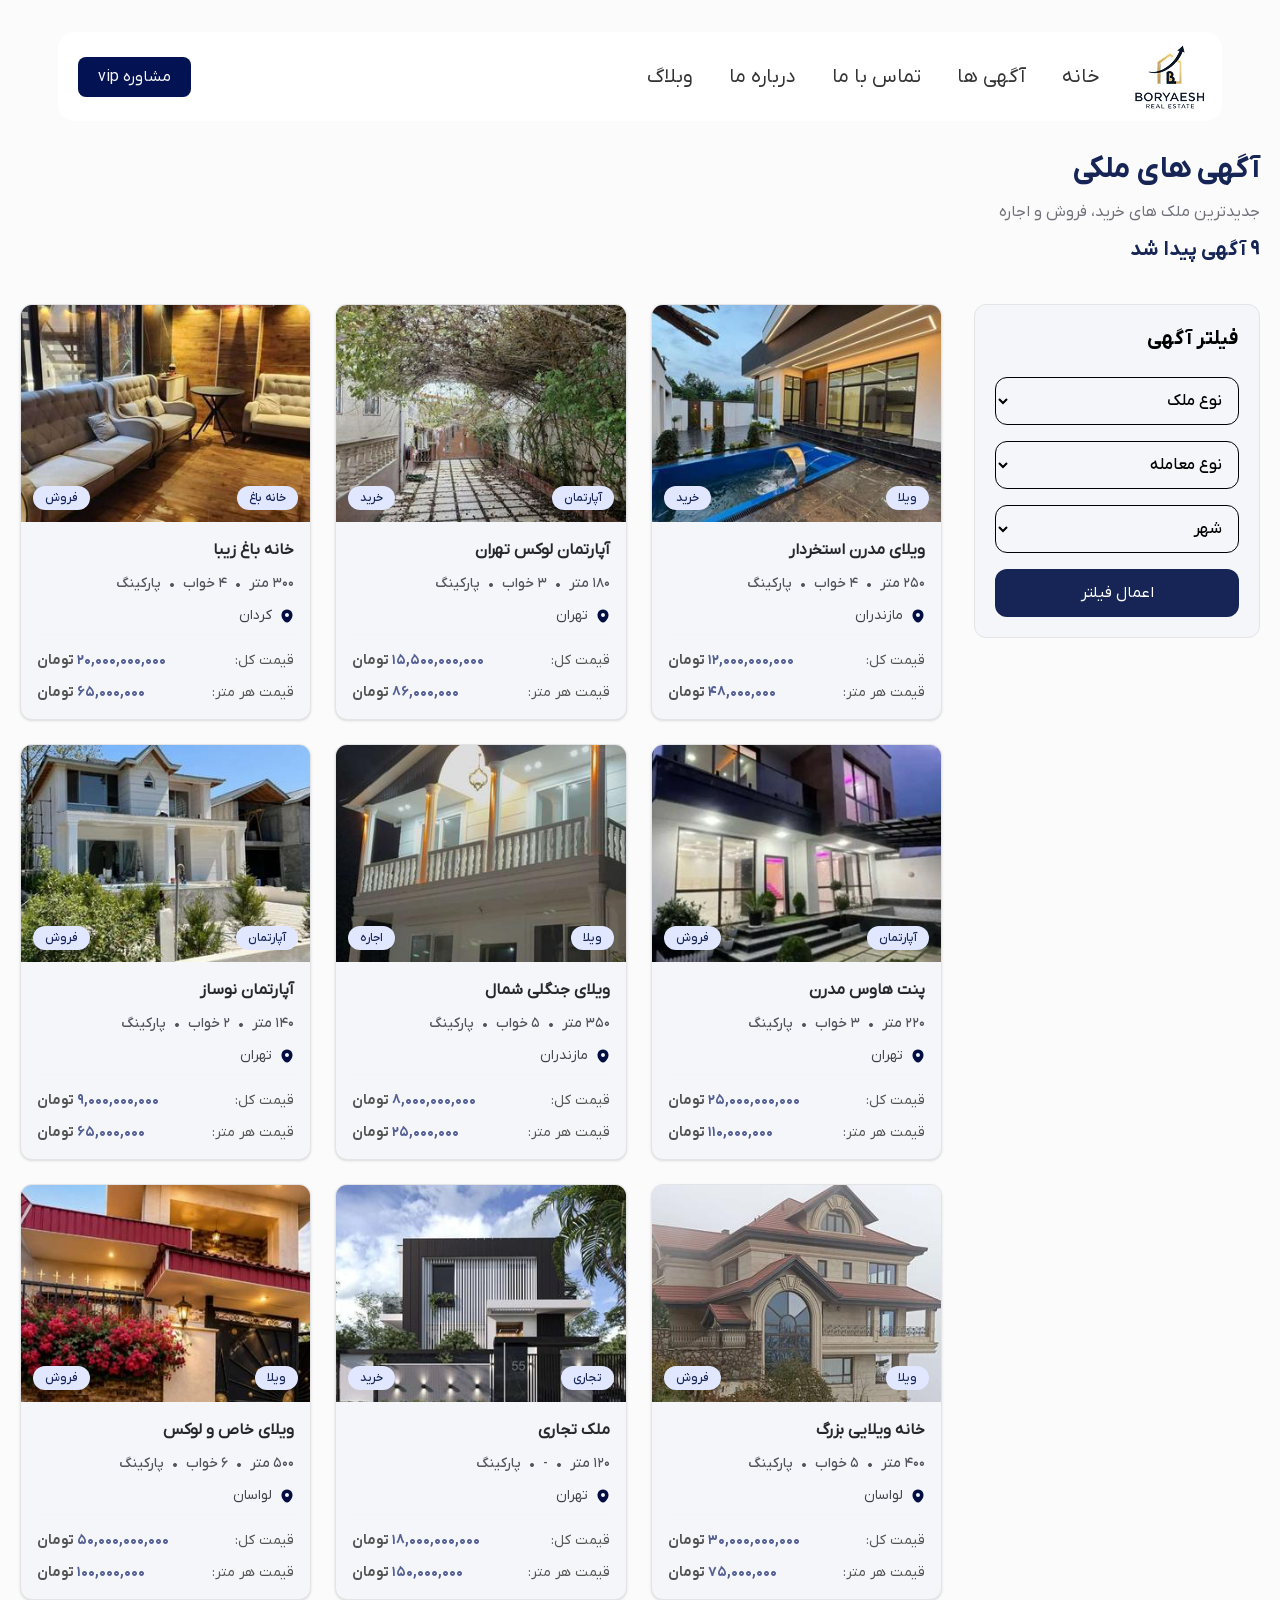
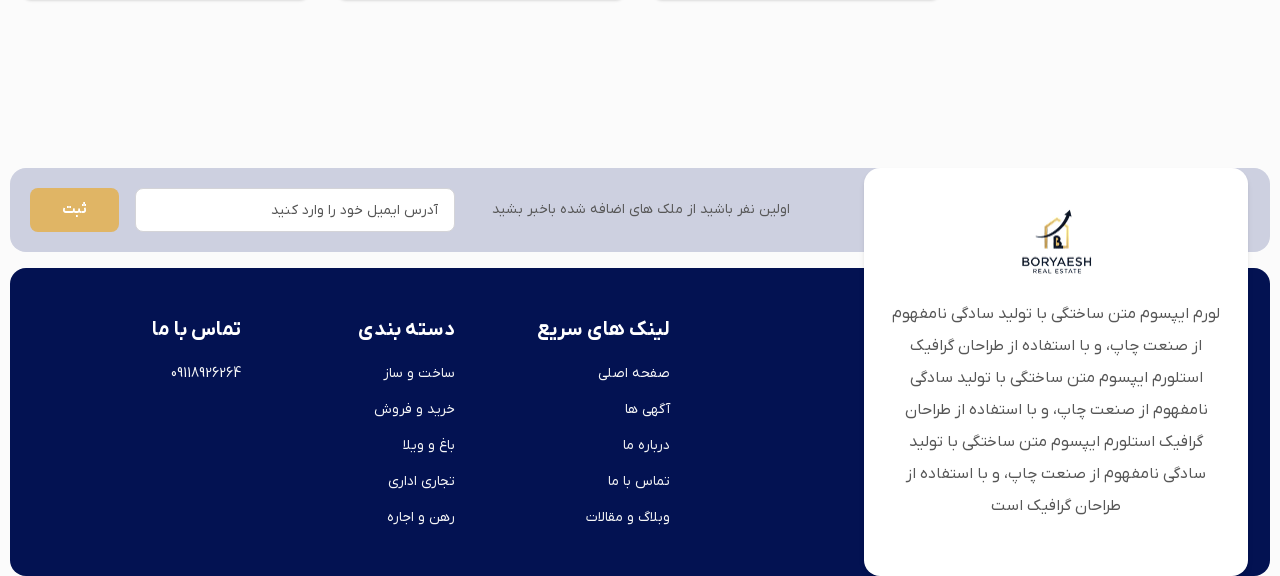
<file: pages/ads.html>
<!doctype html>

<html lang="fa" dir="rtl">
  <head>
    <meta charset="UTF-8" />
    <meta name="viewport" content="width=device-width, initial-scale=1.0" />
    <title>آگهی های ملکی</title>
    <link rel="stylesheet" href="../styles/app.css" />
  </head>

  <body class="bg-main font-IRANYekan">
    <svg aria-hidden="true" style="position: absolute; width: 0; height: 0; overflow: hidden">
      <symbol id="menu-open" xmlns="http://www.w3.org/2000/svg" viewBox="0 0 48 48">
        <linearGradient id="EIPc0qTNCX0EujYwtxKaXa" x1="12.066" x2="34.891" y1=".066" y2="22.891" gradientUnits="userSpaceOnUse">
          <stop offset=".237" stop-color="#1c36a6" />
          <stop offset=".85" stop-color="#031252" />
        </linearGradient>
        <path fill="url(#EIPc0qTNCX0EujYwtxKaXa)" d="M43,15H5c-1.1,0-2-0.9-2-2v-2c0-1.1,0.9-2,2-2h38c1.1,0,2,0.9,2,2v2C45,14.1,44.1,15,43,15z" />
        <linearGradient id="EIPc0qTNCX0EujYwtxKaXb" x1="12.066" x2="34.891" y1="12.066" y2="34.891" gradientUnits="userSpaceOnUse">
          <stop offset=".237" stop-color="#1c36a6" />
          <stop offset=".85" stop-color="#031252" />
        </linearGradient>
        <path fill="url(#EIPc0qTNCX0EujYwtxKaXb)" d="M43,27H5c-1.1,0-2-0.9-2-2v-2c0-1.1,0.9-2,2-2h38c1.1,0,2,0.9,2,2v2C45,26.1,44.1,27,43,27z" />
        <linearGradient id="EIPc0qTNCX0EujYwtxKaXc" x1="12.066" x2="34.891" y1="24.066" y2="46.891" gradientUnits="userSpaceOnUse">
          <stop offset=".237" stop-color="#1c36a6" />
          <stop offset=".85" stop-color="#031252" />
        </linearGradient>
        <path fill="url(#EIPc0qTNCX0EujYwtxKaXc)" d="M43,39H5c-1.1,0-2-0.9-2-2v-2c0-1.1,0.9-2,2-2h38c1.1,0,2,0.9,2,2v2C45,38.1,44.1,39,43,39z" />
      </symbol>
      <symbol id="menu-close" xmlns="http://www.w3.org/2000/svg" viewBox="0 0 48 48">
        <linearGradient id="hbE9Evnj3wAjjA2RX0We2a" x1="7.534" x2="27.557" y1="7.534" y2="27.557" gradientUnits="userSpaceOnUse">
          <stop offset="0" stop-color="#1c36a6" />
          <stop offset=".443" stop-color="#1c36a6" />
          <stop offset="1" stop-color="#031252" />
        </linearGradient>
        <path
          fill="url(#hbE9Evnj3wAjjA2RX0We2a)"
          d="M42.42,12.401c0.774-0.774,0.774-2.028,0-2.802L38.401,5.58c-0.774-0.774-2.028-0.774-2.802,0	L24,17.179L12.401,5.58c-0.774-0.774-2.028-0.774-2.802,0L5.58,9.599c-0.774,0.774-0.774,2.028,0,2.802L17.179,24L5.58,35.599	c-0.774,0.774-0.774,2.028,0,2.802l4.019,4.019c0.774,0.774,2.028,0.774,2.802,0L42.42,12.401z" />
        <linearGradient id="hbE9Evnj3wAjjA2RX0We2b" x1="27.373" x2="40.507" y1="27.373" y2="40.507" gradientUnits="userSpaceOnUse">
          <stop offset="0" stop-color="#031252" />
          <stop offset=".179" stop-color="#1c36a6" />
          <stop offset=".243" stop-color="#031252" />
        </linearGradient>
        <path fill="url(#hbE9Evnj3wAjjA2RX0We2b)" d="M24,30.821L35.599,42.42c0.774,0.774,2.028,0.774,2.802,0l4.019-4.019	c0.774-0.774,0.774-2.028,0-2.802L30.821,24L24,30.821z" />
      </symbol>
      <symbol id="apartments" viewBox="0 0 73 75" fill="none" xmlns="http://www.w3.org/2000/svg">
        <path d="M1 1V74H37L36.4965 1H1Z" fill="#030E43" stroke="#7C85AD" stroke-width="2" />
        <rect x="8.72711" y="9.79645" width="7.30346" height="7.30346" fill="white" stroke="#CDD0E0" stroke-width="0.903448" />
        <rect x="23.2105" y="9.79645" width="7.30346" height="7.30346" fill="white" stroke="#CDD0E0" stroke-width="0.903448" />
        <rect x="8.72711" y="26.4517" width="7.30346" height="7.30346" fill="white" stroke="#CDD0E0" stroke-width="0.903448" />
        <rect x="23.2105" y="26.4517" width="7.30346" height="7.30346" fill="white" stroke="#CDD0E0" stroke-width="0.903448" />
        <rect x="8.72711" y="43.3482" width="7.30346" height="7.30346" fill="white" stroke="#CDD0E0" stroke-width="0.903448" />
        <rect x="23.2105" y="43.3482" width="7.30346" height="7.30346" fill="white" stroke="#CDD0E0" stroke-width="0.903448" />
        <rect x="8.72711" y="60.2447" width="7.30346" height="7.30346" fill="white" stroke="#CDD0E0" stroke-width="0.903448" />
        <rect x="23.2105" y="60.2447" width="7.30346" height="7.30346" fill="white" stroke="#CDD0E0" stroke-width="0.903448" />
        <path d="M36 17V67.6898H70.2759L69.7966 17H36Z" fill="#CDD0E0" stroke="#030E43" stroke-width="4.51724" />
        <rect x="42.2447" y="30.4859" width="7.30346" height="7.30346" fill="white" stroke="#041562" stroke-width="0.903448" />
        <rect x="56.7281" y="30.4859" width="7.30346" height="7.30346" fill="white" stroke="#041562" stroke-width="0.903448" />
        <rect x="42.2447" y="47.3824" width="7.30346" height="7.30346" fill="white" stroke="#041562" stroke-width="0.903448" />
        <rect x="56.7281" y="47.3824" width="7.30346" height="7.30346" fill="white" stroke="#041562" stroke-width="0.903448" />
      </symbol>
      <symbol id="administrative-and-commercial" viewBox="0 0 70 67" fill="none" xmlns="http://www.w3.org/2000/svg">
        <rect x="0.5" y="19.6426" width="18.3463" height="46.8571" fill="#030E43" stroke="#7C85AD" />
        <rect x="7.13281" y="25.625" width="5.42838" height="5.9571" fill="white" stroke="#CDD0E0" />
        <rect x="7.13281" y="39.9824" width="5.42838" height="5.9571" fill="white" stroke="#CDD0E0" />
        <rect x="7.13281" y="54.3389" width="5.42838" height="5.9571" fill="white" stroke="#CDD0E0" />
        <path d="M52.8779 0.5V34H69.499V66.5H43.3301V54.7383H32.7412V66.5H19.8457V0.5H52.8779Z" fill="#030E43" stroke="#7C85AD" />
        <rect x="26.4785" y="11.2676" width="5.42838" height="5.9571" fill="white" stroke="#CDD0E0" />
        <rect x="26.4785" y="25.625" width="5.42838" height="5.9571" fill="white" stroke="#CDD0E0" />
        <rect x="26.4785" y="39.9814" width="5.42838" height="5.9571" fill="white" stroke="#CDD0E0" />
        <rect x="40.9141" y="10.96" width="6.42838" height="6.9571" fill="white" />
        <rect x="40.9141" y="25.3174" width="6.42838" height="6.9571" fill="white" />
        <rect x="40.9141" y="39.6738" width="6.42838" height="6.9571" fill="white" />
        <rect x="58.1738" y="39.3252" width="6.42838" height="6.9571" fill="white" />
        <rect x="58.1738" y="53.6826" width="6.42838" height="6.9571" fill="white" />
      </symbol>
      <symbol id="mortgage-and-rent" viewBox="0 0 71 69" fill="none" xmlns="http://www.w3.org/2000/svg">
        <path d="M52.9863 31.0439V67H32.376V50.6055H21.6094V67H1V31.0469L27.1328 8.79199L52.9863 31.0439Z" fill="#030E43" stroke="#7C85AD" stroke-width="2" />
        <path d="M37.2891 17.3088V1H69.5434L70.0009 67.6742H57.4194" stroke="#030E43" stroke-width="2" />
        <rect x="57.2734" y="8.47559" width="5.77764" height="6.1544" fill="#030E43" stroke="#7C85AD" stroke-width="2" />
        <rect x="44.0059" y="8.47559" width="5.77764" height="6.1544" fill="#030E43" stroke="#7C85AD" stroke-width="2" />
        <path d="M49.7842 27.1826V27.6738L49.3574 27.3262L49.3447 27.3164L49.332 27.3057L49.1709 27.1826H49.7842Z" fill="#030E43" stroke="#7C85AD" stroke-width="2" />
        <rect x="57.2734" y="27.1826" width="5.77764" height="6.1544" fill="#030E43" stroke="#7C85AD" stroke-width="2" />
        <rect x="57.2734" y="45.8896" width="5.77764" height="6.1544" fill="#030E43" stroke="#7C85AD" stroke-width="2" />
      </symbol>
      <symbol id="land" viewBox="0 0 74 70" fill="none" xmlns="http://www.w3.org/2000/svg">
        <path d="M1 67.7515V44.9023H9.54057H20.5213L42.2387 51.4934C42.2387 51.4934 44.4349 53.0314 42.2387 55.0087H57.1237C57.1237 55.0087 61.76 55.6678 61.76 58.0845V61.1604L32.9661 67.7515L9.54057 65.1151V67.7515H1Z" fill="#030E43" />
        <path
          d="M9.54057 44.9023H1V67.7515H9.54057V65.1151M9.54057 44.9023H20.5213L42.2387 51.4934C42.2387 51.4934 44.4349 53.0314 42.2387 55.0087M9.54057 44.9023V65.1151M42.2387 55.0087C36.3305 55.0087 27.1097 55.0087 27.1097 55.0087L21.9854 52.592M42.2387 55.0087C48.0517 55.0087 57.1237 55.0087 57.1237 55.0087C57.1237 55.0087 61.76 55.6678 61.76 58.0845C61.76 59.2857 61.76 61.1604 61.76 61.1604L32.9661 67.7515L9.54057 65.1151"
          stroke="#7C85AD"
          stroke-width="2" />
        <path d="M4.91992 41.3732V27.3458L38.1358 3.05371L71 27.3458V66.6737H53.92" stroke="#030E43" stroke-width="4.92103" />
        <rect x="30.6112" y="29.7646" width="4.6158" height="4.05783" fill="#030E43" stroke="#030E43" stroke-width="0.984207" />
        <rect x="40.6923" y="29.7646" width="4.6158" height="4.05783" fill="#030E43" stroke="#030E43" stroke-width="0.984207" />
        <rect x="40.6923" y="38.8407" width="4.6158" height="4.05783" fill="#030E43" stroke="#030E43" stroke-width="0.984207" />
        <rect x="30.6112" y="38.8407" width="4.6158" height="4.05783" fill="#030E43" stroke="#030E43" stroke-width="0.984207" />
      </symbol>
      <symbol id="villa" viewBox="0 0 82 57" fill="none" xmlns="http://www.w3.org/2000/svg">
        <path d="M64.0869 8.5L79.5 24.6094V54.5H2.5V26.2158L14.0557 8.5H64.0869Z" stroke="#030E43" stroke-width="5" />
        <path d="M18.5971 6L69 6L53.3885 24H7L18.5971 6Z" fill="#030E43" />
        <rect x="16" width="7" height="8" fill="#030E43" />
      </symbol>
      <symbol id="arrow-left" viewBox="0 0 20 14" fill="none" xmlns="http://www.w3.org/2000/svg">
        <path
          d="M0.295346 6.11231C0.340849 6.06858 0.510845 5.88349 0.670529 5.72981C1.60206 4.76738 4.03433 3.19358 5.30672 2.71193C5.49988 2.6351 5.98841 2.47153 6.25025 2.45996C6.50009 2.45996 6.73877 2.51531 6.96629 2.62436C7.25048 2.7772 7.47714 3.01844 7.60249 3.30262C7.68233 3.49925 7.80768 4.08994 7.80768 4.10069C7.93217 4.7459 8 5.79513 8 6.95497C8 8.0587 7.93217 9.06498 7.83 9.72092C7.81884 9.73245 7.69349 10.4653 7.55698 10.7164C7.30714 11.1758 6.81862 11.46 6.29575 11.46H6.25025C5.90938 11.4492 5.19339 11.1643 5.19339 11.1543C3.98883 10.6726 1.61408 9.17486 0.659368 8.1793C0.659368 8.1793 0.389787 7.92329 0.273023 7.76382C0.0910077 7.53416 0 7.24992 0 6.96577C0 6.64848 0.102169 6.35361 0.295346 6.11231Z"
          fill="#030E43" />
        <path opacity="0.4" d="M10.2934 5.7833L14.3511 5.45996C15.2617 5.45996 16 6.1316 16 6.95997C16 7.78834 15.2617 8.45996 14.3511 8.45996L10.2934 8.13676C9.57916 8.13676 9 7.60992 9 6.95997C9 6.30904 9.57916 5.7833 10.2934 5.7833Z" fill="#030E43" fill-opacity="0.51" />
      </symbol>
      <symbol id="cart-back-outline" viewBox="0 0 17 17" fill="none" xmlns="http://www.w3.org/2000/svg">
        <path
          d="M10.6894 3.25375L5.27331 7.89489C5.18606 7.9697 5.11602 8.0625 5.068 8.16692C5.01998 8.27134 4.99512 8.38491 4.99512 8.49985C4.99512 8.61478 5.01998 8.72836 5.068 8.83278C5.11602 8.9372 5.18606 9.03 5.27331 9.10481L10.6894 13.7459C11.2064 14.1889 12.0049 13.8216 12.0049 13.141V3.85739C12.0049 3.17672 11.2064 2.8095 10.6894 3.25375Z"
          fill="#030E43" />
      </symbol>
      <symbol id="cart-map" viewBox="0 0 16 16" fill="none" xmlns="http://www.w3.org/2000/svg">
        <path
          d="M14.13 5.47538C13.3833 2.19004 10.5176 0.710938 8.00022 0.710938C8.00022 0.710938 8.00022 0.710938 7.99311 0.710938C5.48286 0.710938 2.60998 2.18294 1.86331 5.46827C1.03131 9.13761 3.27842 12.2452 5.3122 14.2007C6.06598 14.926 7.0331 15.2887 8.00022 15.2887C8.96733 15.2887 9.93445 14.926 10.6811 14.2007C12.7149 12.2452 14.962 9.14471 14.13 5.47538ZM8.00022 9.03804C6.76288 9.03804 5.7602 8.03539 5.7602 6.79804C5.7602 5.56072 6.76288 4.55804 8.00022 4.55804C9.23755 4.55804 10.2402 5.56072 10.2402 6.79804C10.2402 8.03539 9.23755 9.03804 8.00022 9.03804Z"
          fill="#030E43" />
      </symbol>
      <symbol id="about-instagram" viewBox="0 0 19 19" fill="currentColor" xmlns="http://www.w3.org/2000/svg">
        <path
          d="M9.49623 1.71185C12.0333 1.71185 12.3312 1.72316 13.3339 1.76841C14.2613 1.80988 14.7627 1.96448 15.0982 2.09645C15.5431 2.26989 15.8597 2.47351 16.1915 2.80532C16.5232 3.13713 16.7306 3.45386 16.9002 3.89879C17.0284 4.23437 17.1867 4.73586 17.2282 5.66343C17.2734 6.6664 17.2847 6.96428 17.2847 9.50189C17.2847 12.0395 17.2734 12.3374 17.2282 13.3403C17.1867 14.2679 17.0321 14.7694 16.9002 15.105C16.7268 15.5499 16.5232 15.8666 16.1915 16.1985C15.8597 16.5303 15.5431 16.7376 15.0982 16.9073C14.7627 17.0355 14.2613 17.1939 13.3339 17.2354C12.3312 17.2806 12.0333 17.2919 9.49623 17.2919C6.95913 17.2919 6.66131 17.2806 5.65853 17.2354C4.73115 17.1939 4.22976 17.0393 3.89425 16.9073C3.4494 16.7339 3.13274 16.5303 2.80099 16.1985C2.46925 15.8666 2.2619 15.5499 2.09226 15.105C1.96409 14.7694 1.80575 14.2679 1.76429 13.3403C1.71905 12.3374 1.70774 12.0395 1.70774 9.50189C1.70774 6.96428 1.71905 6.6664 1.76429 5.66343C1.80575 4.73586 1.96032 4.23437 2.09226 3.89879C2.26567 3.45386 2.46925 3.13713 2.80099 2.80532C3.13274 2.47351 3.4494 2.26612 3.89425 2.09645C4.22976 1.96825 4.73115 1.80988 5.65853 1.76841C6.66131 1.71939 6.9629 1.71185 9.49623 1.71185ZM9.49623 0C6.91766 0 6.59345 0.0113118 5.57937 0.0565588C4.56905 0.101806 3.87917 0.263941 3.27599 0.497718C2.6502 0.739036 2.12242 1.06708 1.59464 1.59496C1.06687 2.12284 0.742659 2.6545 0.497619 3.27664C0.263889 3.87994 0.101786 4.56995 0.0565476 5.58424C0.0113095 6.59476 0 6.91903 0 9.49811C0 12.0772 0.0113095 12.4015 0.0565476 13.4158C0.101786 14.4263 0.263889 15.1163 0.497619 15.7234C0.738889 16.3493 1.06687 16.8772 1.59464 17.405C2.12242 17.9329 2.65397 18.2572 3.27599 18.5023C3.87917 18.7361 4.56905 18.8982 5.58314 18.9434C6.59722 18.9887 6.91766 19 9.5 19C12.0823 19 12.4028 18.9887 13.4169 18.9434C14.4272 18.8982 15.1171 18.7361 15.724 18.5023C16.3498 18.261 16.8776 17.9329 17.4054 17.405C17.9331 16.8772 18.2573 16.3455 18.5024 15.7234C18.7361 15.1201 18.8982 14.43 18.9435 13.4158C18.9887 12.4015 19 12.081 19 9.49811C19 6.91526 18.9887 6.59476 18.9435 5.58047C18.8982 4.56995 18.7361 3.87994 18.5024 3.27287C18.2611 2.64695 17.9331 2.11907 17.4054 1.59119C16.8776 1.06331 16.346 0.739036 15.724 0.493947C15.1208 0.260171 14.431 0.0980353 13.4169 0.0527883C12.399 0.0113118 12.0748 0 9.49623 0Z" />
        <path
          d="M9.5 5C7.017 5 5 7.01352 5 9.5C5 11.9865 7.01352 14 9.5 14C11.9865 14 14 11.9865 14 9.5C14 7.01352 11.9865 5 9.5 5ZM9.5 12.4177C7.8864 12.4177 6.57883 11.1101 6.57883 9.49652C6.57883 7.88292 7.8864 6.57535 9.5 6.57535C11.1136 6.57535 12.4212 7.88292 12.4212 9.49652C12.4212 11.1101 11.1136 12.4177 9.5 12.4177Z" />
        <path d="M14 5C14.5523 5 15 4.55228 15 4C15 3.44772 14.5523 3 14 3C13.4477 3 13 3.44772 13 4C13 4.55228 13.4477 5 14 5Z" fill="black" />
      </symbol>
      <symbol id="arrow-left-about" viewBox="0 0 20 14" fill="currentColor" xmlns="http://www.w3.org/2000/svg">
        <path
          d="M0.295346 6.11231C0.340849 6.06858 0.510845 5.88349 0.670529 5.72981C1.60206 4.76738 4.03433 3.19358 5.30672 2.71193C5.49988 2.6351 5.98841 2.47153 6.25025 2.45996C6.50009 2.45996 6.73877 2.51531 6.96629 2.62436C7.25048 2.7772 7.47714 3.01844 7.60249 3.30262C7.68233 3.49925 7.80768 4.08994 7.80768 4.10069C7.93217 4.7459 8 5.79513 8 6.95497C8 8.0587 7.93217 9.06498 7.83 9.72092C7.81884 9.73245 7.69349 10.4653 7.55698 10.7164C7.30714 11.1758 6.81862 11.46 6.29575 11.46H6.25025C5.90938 11.4492 5.19339 11.1643 5.19339 11.1543C3.98883 10.6726 1.61408 9.17486 0.659368 8.1793C0.659368 8.1793 0.389787 7.92329 0.273023 7.76382C0.0910077 7.53416 0 7.24992 0 6.96577C0 6.64848 0.102169 6.35361 0.295346 6.11231Z" />
        <path opacity="0.4" d="M10.2934 5.7833L14.3511 5.45996C15.2617 5.45996 16 6.1316 16 6.95997C16 7.78834 15.2617 8.45996 14.3511 8.45996L10.2934 8.13676C9.57916 8.13676 9 7.60992 9 6.95997C9 6.30904 9.57916 5.7833 10.2934 5.7833Z" fill-opacity="0.51" />
      </symbol>
      <symbol id="custom-arrow" viewBox="0 0 59 36" fill="none" xmlns="http://www.w3.org/2000/svg">
        <path
          d="M1.85204 0.476515C1.56292 0.00594925 0.947081 -0.141148 0.476515 0.147965C0.00594925 0.437078 -0.141148 1.05292 0.147965 1.52348L1 1L1.85204 0.476515ZM8.30839 8.03867L8.8585 7.20357V7.20357L8.30839 8.03867ZM20.1332 16.4061L20.7251 15.6001V15.6001L20.1332 16.4061ZM34.8732 18.9435L34.7139 17.9563V17.9563L34.8732 18.9435ZM40.4464 11.5358L39.8563 12.3431L40.4464 11.5358ZM31.8938 8.7248L32.1848 9.68152L31.8938 8.7248ZM33.4956 20.7362L32.737 21.3878L33.4956 20.7362ZM45.4044 27.577L44.9719 28.4786L45.1307 28.5548L45.3061 28.5721L45.4044 27.577ZM51.5273 28.4049L51.8066 27.4447L51.7829 27.4379L51.759 27.4322L51.5273 28.4049ZM57.6242 30.608C58.0789 30.2944 58.1933 29.6717 57.8797 29.217L52.7701 21.8081C52.4566 21.3535 51.8338 21.2391 51.3792 21.5527C50.9245 21.8662 50.8101 22.4889 51.1237 22.9436L55.6656 29.5293L49.0798 34.0712C48.6252 34.3847 48.5108 35.0075 48.8244 35.4621C49.1379 35.9168 49.7607 36.0311 50.2153 35.7176L57.6242 30.608ZM1 1L0.147965 1.52348C1.13872 3.13605 3.82641 6.28368 7.75828 8.87376L8.30839 8.03867L8.8585 7.20357C5.15684 4.76514 2.68085 1.82551 1.85204 0.476515L1 1ZM8.30839 8.03867L7.75828 8.87376C11.1943 11.1372 15.5793 14.3024 19.5413 17.2121L20.1332 16.4061L20.7251 15.6001C16.7628 12.6902 12.3414 9.4979 8.8585 7.20357L8.30839 8.03867ZM20.1332 16.4061L19.5413 17.2121C24.2041 20.6363 30.271 20.6993 35.0326 19.9307L34.8732 18.9435L34.7139 17.9563C30.1331 18.6957 24.7366 18.5461 20.7251 15.6001L20.1332 16.4061ZM34.8732 18.9435L35.0326 19.9307C36.0703 19.7632 37.246 19.3371 38.305 18.8477C39.3694 18.3558 40.3853 17.7676 41.1055 17.2324L40.509 16.4298L39.9125 15.6271C39.3279 16.0616 38.4375 16.5832 37.466 17.0322C36.489 17.4836 35.4993 17.8295 34.7139 17.9563L34.8732 18.9435ZM40.509 16.4298L41.1055 17.2324C41.8839 16.6539 42.3629 16.0189 42.5746 15.3065C42.7805 14.6135 42.692 13.976 42.5987 13.5015L41.6175 13.6944L40.6362 13.8873C40.7124 14.2746 40.7219 14.5199 40.6575 14.7367C40.5988 14.9342 40.4388 15.2359 39.9125 15.6271L40.509 16.4298ZM41.6175 13.6944L42.5987 13.5015C42.4123 12.5537 42.0318 11.4559 41.0365 10.7284L40.4464 11.5358L39.8563 12.3431C40.242 12.625 40.4837 13.1116 40.6362 13.8873L41.6175 13.6944ZM40.4464 11.5358L41.0365 10.7284C39.2849 9.44814 37.4916 8.55749 35.8777 8.05703C34.2967 7.56676 32.7664 7.41417 31.6028 7.76808L31.8938 8.7248L32.1848 9.68152C32.7935 9.49638 33.8686 9.52797 35.2853 9.96729C36.6692 10.3964 38.2661 11.1808 39.8563 12.3431L40.4464 11.5358ZM31.8938 8.7248L31.6028 7.76808C30.2377 8.18332 29.2805 9.50096 28.6832 10.6478C28.0606 11.8432 27.6598 13.1816 27.5662 14.0721L28.5607 14.1767L29.5552 14.2813C29.6182 13.6818 29.9295 12.5846 30.457 11.5717C31.0098 10.5103 31.6408 9.84699 32.1848 9.68152L31.8938 8.7248ZM28.5607 14.1767L27.5662 14.0721C27.4948 14.7506 27.746 15.3886 28.049 15.9203C28.3598 16.4656 28.8003 17.0274 29.2848 17.5886C29.7725 18.1535 30.3427 18.7607 30.9276 19.3878C31.5182 20.0211 32.1332 20.6848 32.737 21.3878L33.4956 20.7362L34.2542 20.0846C33.6211 19.3475 32.9812 18.6575 32.3902 18.0237C31.7934 17.3837 31.2551 16.8104 30.7987 16.2817C30.3391 15.7493 29.9999 15.3043 29.7866 14.93C29.5655 14.5421 29.5482 14.3477 29.5552 14.2813L28.5607 14.1767ZM33.4956 20.7362L32.737 21.3878C34.3821 23.303 36.5271 24.6186 38.6877 25.6782C39.7702 26.209 40.8755 26.6843 41.9363 27.1369C43.0055 27.593 44.0236 28.0236 44.9719 28.4786L45.4044 27.577L45.837 26.6754C44.8401 26.1971 43.7758 25.7472 42.7211 25.2973C41.658 24.8437 40.5976 24.3873 39.5683 23.8825C37.505 22.8706 35.6409 21.6991 34.2542 20.0846L33.4956 20.7362ZM45.4044 27.577L45.3061 28.5721C47.2418 28.7635 49.1921 28.8768 51.2957 29.3777L51.5273 28.4049L51.759 27.4322C49.4853 26.8906 47.3434 26.7638 45.5028 26.5818L45.4044 27.577ZM51.5273 28.4049L51.2481 29.3652C52.3473 29.6848 53.5755 30.1621 56.8758 30.7683L57.0565 29.7848L57.2372 28.8012C54.0639 28.2184 52.9639 27.7813 51.8066 27.4447L51.5273 28.4049Z"
          fill="#041562" />
      </symbol>
      <symbol id="social-instagram" viewBox="0 0 51 51" fill="none" xmlns="http://www.w3.org/2000/svg">
        <rect width="51" height="51" rx="25.5" fill="#CDD0E0" />
        <path
          d="M25.5042 12.9581C29.5924 12.9581 30.0723 12.9763 31.6882 13.0492C33.1825 13.116 33.9905 13.3651 34.5311 13.5777C35.2479 13.8571 35.7582 14.1852 36.2928 14.7197C36.8273 15.2543 37.1614 15.7646 37.4348 16.4814C37.6413 17.022 37.8965 17.8299 37.9633 19.3243C38.0362 20.9402 38.0544 21.4201 38.0544 25.5083C38.0544 29.5965 38.0362 30.0764 37.9633 31.6923C37.8965 33.1866 37.6474 33.9946 37.4348 34.5352C37.1554 35.252 36.8273 35.7623 36.2928 36.2969C35.7582 36.8314 35.2479 37.1655 34.5311 37.4389C33.9905 37.6454 33.1825 37.9006 31.6882 37.9674C30.0723 38.0403 29.5924 38.0585 25.5042 38.0585C21.4159 38.0585 20.936 38.0403 19.3202 37.9674C17.8258 37.9006 17.0179 37.6515 16.4773 37.4389C15.7605 37.1595 15.2502 36.8314 14.7156 36.2969C14.181 35.7623 13.8469 35.252 13.5736 34.5352C13.367 33.9946 13.1119 33.1866 13.0451 31.6923C12.9722 30.0764 12.954 29.5965 12.954 25.5083C12.954 21.4201 12.9722 20.9402 13.0451 19.3243C13.1119 17.8299 13.361 17.022 13.5736 16.4814C13.853 15.7646 14.181 15.2543 14.7156 14.7197C15.2502 14.1852 15.7605 13.8511 16.4773 13.5777C17.0179 13.3712 17.8258 13.116 19.3202 13.0492C20.936 12.9702 21.422 12.9581 25.5042 12.9581ZM25.5042 10.2002C21.3491 10.2002 20.8267 10.2184 19.1926 10.2913C17.5646 10.3642 16.453 10.6254 15.481 11.002C14.4726 11.3908 13.6222 11.9193 12.7717 12.7698C11.9213 13.6202 11.3989 14.4767 11.004 15.4791C10.6274 16.451 10.3662 17.5627 10.2933 19.1967C10.2204 20.8247 10.2021 21.3472 10.2021 25.5022C10.2021 29.6573 10.2204 30.1797 10.2933 31.8138C10.3662 33.4418 10.6274 34.5534 11.004 35.5315C11.3928 36.5398 11.9213 37.3903 12.7717 38.2407C13.6222 39.0912 14.4787 39.6136 15.481 40.0085C16.453 40.3851 17.5646 40.6463 19.1987 40.7192C20.8328 40.7921 21.3491 40.8103 25.5103 40.8103C29.6714 40.8103 30.1877 40.7921 31.8218 40.7192C33.4498 40.6463 34.5615 40.3851 35.5395 40.0085C36.5479 39.6197 37.3983 39.0912 38.2488 38.2407C39.0992 37.3903 39.6217 36.5338 40.0165 35.5315C40.3931 34.5595 40.6544 33.4478 40.7272 31.8138C40.8001 30.1797 40.8184 29.6633 40.8184 25.5022C40.8184 21.3411 40.8001 20.8247 40.7272 19.1907C40.6544 17.5627 40.3931 16.451 40.0165 15.473C39.6277 14.4646 39.0992 13.6141 38.2488 12.7637C37.3983 11.9132 36.5418 11.3908 35.5395 10.996C34.5676 10.6193 33.4559 10.3581 31.8218 10.2852C30.1817 10.2184 29.6592 10.2002 25.5042 10.2002Z"
          fill="#191D3A" />
        <path
          d="M25.5041 17.6475C21.1668 17.6475 17.6436 21.1647 17.6436 25.508C17.6436 29.8514 21.1608 33.3686 25.5041 33.3686C29.8475 33.3686 33.3647 29.8514 33.3647 25.508C33.3647 21.1647 29.8475 17.6475 25.5041 17.6475ZM25.5041 30.6047C22.6855 30.6047 20.4014 28.3206 20.4014 25.502C20.4014 22.6833 22.6855 20.3993 25.5041 20.3993C28.3228 20.3993 30.6068 22.6833 30.6068 25.502C30.6068 28.3206 28.3228 30.6047 25.5041 30.6047Z"
          fill="#030E43" />
        <path d="M33.6744 19.1662C34.6876 19.1662 35.5089 18.3448 35.5089 17.3316C35.5089 16.3184 34.6876 15.4971 33.6744 15.4971C32.6612 15.4971 31.8398 16.3184 31.8398 17.3316C31.8398 18.3448 32.6612 19.1662 33.6744 19.1662Z" fill="#030E43" />
      </symbol>
      <symbol id="social-whatsApp" viewBox="0 0 51 51" fill="none" xmlns="http://www.w3.org/2000/svg">
        <rect width="51" height="51" rx="25.5" fill="url(#paint0_linear_313_1182)" />
        <path
          d="M10.0322 40.3352L12.2187 32.3954C10.8669 30.065 10.1578 27.4257 10.1652 24.7276C10.1652 16.2732 17.0792 9.39941 25.5666 9.39941C29.6884 9.39941 33.5591 10.9947 36.4621 13.8913C39.3725 16.7878 40.9754 20.6401 40.968 24.735C40.968 33.1894 34.054 40.0632 25.5592 40.0632H25.5518C22.9738 40.0632 20.4402 39.4163 18.1872 38.1959L10.0322 40.3352ZM18.5787 35.4243L19.0441 35.7037C21.009 36.8652 23.2619 37.4754 25.5592 37.4828H25.5666C32.621 37.4828 38.3679 31.7705 38.3679 24.7423C38.3679 21.3385 37.0383 18.1405 34.6228 15.7292C32.2073 13.3179 28.9867 11.9946 25.5666 11.9946C18.5122 11.9872 12.7653 17.6994 12.7653 24.7276C12.7653 27.1316 13.4375 29.4768 14.7228 31.5059L15.0257 31.9911L13.733 36.6888L18.5787 35.4243Z"
          fill="white" />
        <path
          d="M10.5713 39.799L12.6839 32.1312C11.3764 29.889 10.6895 27.3379 10.6895 24.7354C10.6969 16.5751 17.3671 9.93652 25.5664 9.93652C29.5479 9.93652 33.2782 11.4804 36.0852 14.274C38.8922 17.0676 40.436 20.7876 40.436 24.7428C40.436 32.9031 33.7584 39.5417 25.5664 39.5417H25.559C23.0697 39.5417 20.6247 38.9168 18.453 37.7405L10.5713 39.799Z"
          fill="url(#paint1_linear_313_1182)" />
        <path
          d="M10.0322 40.3352L12.2187 32.3954C10.8669 30.065 10.1578 27.4257 10.1652 24.7276C10.1652 16.2732 17.0792 9.39941 25.5666 9.39941C29.6884 9.39941 33.5591 10.9947 36.4621 13.8913C39.3725 16.7878 40.9754 20.6401 40.968 24.735C40.968 33.1894 34.054 40.0632 25.5592 40.0632H25.5518C22.9738 40.0632 20.4402 39.4163 18.1872 38.1959L10.0322 40.3352ZM18.5787 35.4243L19.0441 35.7037C21.009 36.8652 23.2619 37.4754 25.5592 37.4828H25.5666C32.621 37.4828 38.3679 31.7705 38.3679 24.7423C38.3679 21.3385 37.0383 18.1405 34.6228 15.7292C32.2073 13.3179 28.9867 11.9946 25.5666 11.9946C18.5122 11.9872 12.7653 17.6994 12.7653 24.7276C12.7653 27.1316 13.4375 29.4768 14.7228 31.5059L15.0257 31.9911L13.733 36.6888L18.5787 35.4243Z"
          fill="url(#paint2_linear_313_1182)" />
        <path
          fill-rule="evenodd"
          clip-rule="evenodd"
          d="M21.7172 18.317C21.4292 17.6774 21.1263 17.6627 20.853 17.6553C20.6314 17.6479 20.3729 17.6479 20.1143 17.6479C19.8558 17.6479 19.4421 17.7435 19.0876 18.1258C18.733 18.5081 17.7432 19.4344 17.7432 21.3238C17.7432 23.2058 19.1245 25.029 19.3165 25.2863C19.5086 25.5436 21.9832 29.5356 25.8908 31.0721C29.141 32.3513 29.8058 32.094 30.5075 32.0278C31.2092 31.9616 32.7826 31.1015 33.1076 30.2046C33.4253 29.3077 33.4253 28.5431 33.3292 28.3814C33.2332 28.2197 32.9747 28.1241 32.5906 27.9329C32.2065 27.7418 30.3154 26.8155 29.9609 26.6832C29.6063 26.5582 29.3478 26.492 29.0966 26.8743C28.8381 27.2566 28.0994 28.1167 27.8778 28.374C27.6562 28.6313 27.4272 28.6607 27.0431 28.4696C26.659 28.2785 25.418 27.8741 23.9481 26.5655C22.8031 25.551 22.0275 24.2939 21.8059 23.9116C21.5843 23.5293 21.7837 23.3234 21.9758 23.1323C22.1457 22.9632 22.3599 22.6838 22.552 22.4633C22.744 22.2427 22.8105 22.081 22.9361 21.8237C23.0616 21.5664 23.0025 21.3458 22.9065 21.1547C22.8105 20.9709 22.057 19.0742 21.7172 18.317Z"
          fill="white" />
        <defs>
          <linearGradient id="paint0_linear_313_1182" x1="25.4987" y1="50.9975" x2="25.4987" y2="-0.00178436" gradientUnits="userSpaceOnUse">
            <stop stop-color="#20B038" />
            <stop offset="1" stop-color="#60D66A" />
          </linearGradient>
          <linearGradient id="paint1_linear_313_1182" x1="25.5029" y1="39.7975" x2="25.5029" y2="9.93548" gradientUnits="userSpaceOnUse">
            <stop stop-color="#20B038" />
            <stop offset="1" stop-color="#60D66A" />
          </linearGradient>
          <linearGradient id="paint2_linear_313_1182" x1="25.5031" y1="40.3323" x2="25.5031" y2="9.39941" gradientUnits="userSpaceOnUse">
            <stop stop-color="#F9F9F9" />
            <stop offset="1" stop-color="white" />
          </linearGradient>
        </defs>
      </symbol>
      <symbol id="social-telegram" viewBox="0 0 51 51" fill="none" xmlns="http://www.w3.org/2000/svg">
        <rect width="51" height="51" rx="25.5" fill="url(#paint0_linear_313_1181)" />
        <path
          fill-rule="evenodd"
          clip-rule="evenodd"
          d="M11.5434 25.2309C18.9772 21.9921 23.9342 19.8569 26.4144 18.8253C33.4961 15.8798 34.9676 15.3681 35.9267 15.3513C36.1376 15.3475 36.6093 15.3998 36.9148 15.6477C37.1728 15.8571 37.2437 16.1398 37.2777 16.3383C37.3117 16.5368 37.354 16.9889 37.3204 17.3421C36.9366 21.3743 35.2761 31.1593 34.4313 35.6753C34.0739 37.5863 33.37 38.227 32.6886 38.2897C31.2078 38.4259 30.0833 37.311 28.6491 36.3709C26.4047 34.8997 25.1368 33.9839 22.9583 32.5483C20.4407 30.8892 22.0727 29.9773 23.5075 28.4871C23.883 28.0971 30.4076 22.1624 30.5339 21.6241C30.5497 21.5568 30.5644 21.3058 30.4153 21.1732C30.2662 21.0407 30.0461 21.086 29.8873 21.1221C29.6622 21.1732 26.0768 23.543 19.1312 28.2314C18.1136 28.9303 17.1918 29.2707 16.3659 29.2529C15.4554 29.2332 13.704 28.7381 12.402 28.3149C10.8051 27.7958 9.53584 27.5213 9.64636 26.6397C9.70392 26.1805 10.3363 25.7109 11.5434 25.2309Z"
          fill="white" />
        <defs>
          <linearGradient id="paint0_linear_313_1181" x1="25.5" y1="0" x2="25.5" y2="50.6218" gradientUnits="userSpaceOnUse">
            <stop stop-color="#2AABEE" />
            <stop offset="1" stop-color="#229ED9" />
          </linearGradient>
        </defs>
      </symbol>
      <symbol id="blog-comment" viewBox="0 0 16 14" fill="none" xmlns="http://www.w3.org/2000/svg">
        <path
          d="M4.40091 5.35677C4.91832 5.35677 5.37487 5.81332 5.37487 6.33073C5.37487 6.87858 4.91832 7.30469 4.40091 7.30469C3.85306 7.30469 3.42695 6.87858 3.42695 6.33073C3.42695 5.81332 3.85306 5.35677 4.40091 5.35677ZM7.80976 5.35677C8.32717 5.35677 8.78372 5.81332 8.78372 6.33073C8.78372 6.87858 8.32717 7.30469 7.80976 7.30469C7.26191 7.30469 6.83581 6.87858 6.83581 6.33073C6.83581 5.81332 7.26191 5.35677 7.80976 5.35677ZM11.2186 5.35677C11.736 5.35677 12.1926 5.81332 12.1926 6.33073C12.1926 6.87858 11.736 7.30469 11.2186 7.30469C10.6708 7.30469 10.2447 6.87858 10.2447 6.33073C10.2447 5.81332 10.6708 5.35677 11.2186 5.35677ZM7.80976 0C12.1013 0 15.6015 2.861 15.6015 6.33073C15.6015 9.83089 12.1013 12.6615 7.80976 12.6615C6.80536 12.6615 5.86185 12.5093 4.97919 12.2354C4.09654 12.8745 2.60517 13.6354 0.74856 13.6354C0.444203 13.6354 0.170277 13.4832 0.0485327 13.2093C-0.0427757 12.9354 -0.01234 12.631 0.200714 12.418C0.23115 12.418 1.17467 11.3831 1.60078 10.1961C0.596382 9.13086 0.0180971 7.79167 0.0180971 6.33073C0.0180971 2.861 3.48783 0 7.80976 0ZM7.80976 11.2005C11.2795 11.2005 14.1405 9.03955 14.1405 6.33073C14.1405 3.65234 11.2795 1.46094 7.80976 1.46094C4.30961 1.46094 1.47904 3.65234 1.47904 6.33073C1.47904 7.63949 2.11819 8.61345 2.66605 9.19173L3.3052 9.86133L2.9704 10.7135C2.81823 11.1396 2.60517 11.5658 2.36169 11.931C3.09215 11.6875 3.70088 11.3527 4.12698 11.0483L4.70527 10.6222L5.4053 10.8353C6.1662 11.0788 6.98799 11.2005 7.80976 11.2005Z"
          fill="#A2A2A2" />
      </symbol>
      <symbol id="blog-calendar" viewBox="0 0 18 16" fill="none" xmlns="http://www.w3.org/2000/svg">
        <path
          d="M15.7839 0C16.6682 0 17.4167 0.748378 17.4167 1.63281V13.6068C17.4167 14.5252 16.6682 15.2396 15.7839 15.2396H1.63281C0.714356 15.2396 0 14.5252 0 13.6068V1.63281C0 0.748378 0.714356 0 1.63281 0H15.7839ZM15.5797 13.6068C15.6818 13.6068 15.7839 13.5387 15.7839 13.4027V1.83692C15.7839 1.73486 15.6818 1.63281 15.5797 1.63281H1.83692C1.70085 1.63281 1.63281 1.73486 1.63281 1.83692V13.4027C1.63281 13.5387 1.70085 13.6068 1.83692 13.6068H15.5797ZM14.151 10.4772V11.2936C14.151 11.5317 13.9469 11.7018 13.7428 11.7018H6.93945C6.70133 11.7018 6.53125 11.5317 6.53125 11.2936V10.4772C6.53125 10.2731 6.70133 10.069 6.93945 10.069H13.7428C13.9469 10.069 14.151 10.2731 14.151 10.4772ZM14.151 7.21159V8.02799C14.151 8.26611 13.9469 8.43619 13.7428 8.43619H6.93945C6.70133 8.43619 6.53125 8.26611 6.53125 8.02799V7.21159C6.53125 7.00748 6.70133 6.80338 6.93945 6.80338H13.7428C13.9469 6.80338 14.151 7.00748 14.151 7.21159ZM14.151 3.94597V4.76237C14.151 5.00048 13.9469 5.17056 13.7428 5.17056H6.93945C6.70133 5.17056 6.53125 5.00048 6.53125 4.76237V3.94597C6.53125 3.74186 6.70133 3.53775 6.93945 3.53775H13.7428C13.9469 3.53775 14.151 3.74186 14.151 3.94597ZM5.57878 4.35417C5.57878 5.03451 5.0005 5.57878 4.35416 5.57878C3.67382 5.57878 3.12955 5.03451 3.12955 4.35417C3.12955 3.70785 3.67382 3.12955 4.35416 3.12955C5.0005 3.12955 5.57878 3.70785 5.57878 4.35417ZM5.57878 7.61979C5.57878 8.30013 5.0005 8.84441 4.35416 8.84441C3.67382 8.84441 3.12955 8.30013 3.12955 7.61979C3.12955 6.97348 3.67382 6.39518 4.35416 6.39518C5.0005 6.39518 5.57878 6.97348 5.57878 7.61979ZM5.57878 10.8854C5.57878 11.5658 5.0005 12.11 4.35416 12.11C3.67382 12.11 3.12955 11.5658 3.12955 10.8854C3.12955 10.2391 3.67382 9.6608 4.35416 9.6608C5.0005 9.6608 5.57878 10.2391 5.57878 10.8854Z"
          fill="#A2A2A2" />
      </symbol>
      <symbol id="blog-arrow-left" viewBox="0 0 16 16" fill="currentColor" xmlns="http://www.w3.org/2000/svg">
        <path
          d="M9.05273 14.335L8.27929 15.1084C7.92773 15.4248 7.40039 15.4248 7.08398 15.1084L0.263676 8.25293C-0.0878919 7.93652 -0.0878919 7.40918 0.263676 7.09278L7.08398 0.237305C7.40039 -0.0791016 7.96289 -0.0791016 8.27929 0.237305L9.05273 1.01075C9.40429 1.36231 9.36914 1.88965 9.05273 2.24121L4.79882 6.24902H14.9238C15.3809 6.24902 15.7676 6.63575 15.7676 7.09278V8.21778C15.7676 8.70996 15.3809 9.06152 14.9238 9.06152H4.79882L9.05273 13.1045C9.36914 13.456 9.40429 13.9834 9.05273 14.335Z" />
      </symbol>
    </svg>
    <!-- app header desktop -->
    <header class="fixed top-8 right-0 left-0 z-50 hidden md:flex items-center justify-between w-[95%] lg:w-[91%] h-22.25 mx-auto bg-white rounded-2xl">
      <!-- app logo & menu -->
      <div class="flex items-center gap-x-2 lg:gap-x-4">
        <!-- app logo -->
        <img src="../images/hedaer-logo.png" alt="logo website" />
        <!-- app menu -->
        <ul class="flex items-center justify-between gap-x-5 lg:gap-x-9 text-header-menu text-xl">
          <li>
            <a href="../index.html" class="hover:text-hover-link transition-all">خانه</a>
          </li>
          <li>
            <a href="./ads.html" class="hover:text-hover-link transition-all">آگهی ها</a>
          </li>
          <li>
            <a href="./contact.html" class="hover:text-hover-link transition-all">تماس با ما</a>
          </li>
          <li>
            <a href="./about.html" class="hover:text-hover-link transition-all">درباره ما</a>
          </li>
          <li>
            <a href="./blog.html" class="hover:text-hover-link transition-all">وبلاگ</a>
          </li>
        </ul>
      </div>
      <!-- app vip consulting  -->
      <div>
        <a href="#" class="open-vip-modal vip-link block py-2 px-5 mx-2 lg:mx-5 text-header-link-text bg-header-link-bg rounded-lg">مشاوره vip</a>
      </div>
    </header>
    <!-- app header mobile -->
    <div class="fixed inset-x-0 top-0 z-50 h-22.25 flex items-center justify-between md:hidden w-full bg-white">
      <!-- open mobile menu -->
      <div class="open-mobile-menu relative z-10">
        <svg class="w-12 h-12 mr-2">
          <use href="#menu-open"></use>
        </svg>
      </div>
      <!-- mobile menu -->
      <div class="mobile-menu fixed inset-y-0 z-60 overflow-y-auto -right-64 top-0 bottom-0 w-64 bg-custom-1 transition-all border-l border-l-custom-2">
        <!-- mobile menu content -->
        <div class="relative flex flex-col px-5 h-full">
          <div class="flex w-full justify-center items-center border-b border-b-custom-2 pb-4 mb-6">
            <img src="../images/hedaer-logo.png" alt="website logo" class="mx-auto" />
          </div>
          <ul class="flex flex-col items-start gap-y-5 text-header-menu text-lg w-[50%] child:cursor-pointer">
            <li>
              <a href="../index.html" class="inline-block">خانه</a>
            </li>
            <li>
              <a href="./ads.html" class="inline-block">آگهی ها</a>
            </li>
            <li>
              <a href="./contact.html" class="inline-block">تماس با ما</a>
            </li>
            <li>
              <a href="./about.html" class="inline-block">درباره ما</a>
            </li>
            <li>
              <a href="./blog.html" class="inline-block">وبلاگ</a>
            </li>
          </ul>
        </div>
        <!-- close mobile menu -->
        <div class="absolute top-4 left-4 z-70 close-mobile-menu">
          <svg class="w-8 h-8">
            <use href="#menu-close"></use>
          </svg>
        </div>
      </div>
      <!-- app logo — دقیقاً وسط صفحه در موبایل -->
      <img src="../images/hedaer-logo.png" alt="logo website" class="absolute left-1/2 top-1/2 -translate-x-1/2 -translate-y-1/2 pointer-events-none" />
      <!-- app vip consulting  -->
      <div class="relative z-10">
        <a href="#" class="open-vip-modal inline-block py-2 px-2 ml-2 text-sm text-header-link-text bg-header-link-bg rounded-lg">مشاوره vip</a>
      </div>
    </div>

    <main>
      <section class="mx-auto max-w-[1400px] px-5 py-10 pt-30 md:pt-38">
        <div class="mb-10">
          <h1 class="text-3xl font-IRANYekanBold text-blue-950">آگهی های ملکی</h1>

          <p class="my-3 text-zinc-500">جدیدترین ملک های خرید، فروش و اجاره</p>
          <h2 id="result-count" class="text-xl font-IRANYekanBold text-blue-950"></h2>
        </div>

        <div class="grid grid-cols-1 lg:grid-cols-4 gap-8">
          <!-- FILTER -->

          <aside class="self-start rounded-xl border border-zinc-200 bg-custom-9 p-5">
            <h2 class="font-IRANYekanBold text-xl mb-6">فیلتر آگهی</h2>

            <select id="type-filter" class="font-IRANYekanMedium w-full rounded-xl border p-3 mb-4">
              <option value="">نوع ملک</option>

              <option value="آپارتمان">آپارتمان</option>

              <option value="ویلا">ویلا</option>

              <option value="تجاری">تجاری</option>

              <option value="خانه باغ">خانه باغ</option>
            </select>

            <select id="deal-filter" class="font-IRANYekanMedium w-full rounded-xl border p-3 mb-4">
              <option value="">نوع معامله</option>

              <option value="خرید">خرید</option>

              <option value="فروش">فروش</option>

              <option value="اجاره">اجاره</option>
            </select>

            <select id="city-filter" class="font-IRANYekanMedium w-full rounded-xl border p-3 mb-4">
              <option value="">شهر</option>

              <option value="تهران">تهران</option>

              <option value="مازندران">مازندران</option>

              <option value="لواسان">لواسان</option>

              <option value="کردان">کردان</option>
            </select>

            <button id="filter-btn" class="w-full rounded-xl bg-blue-950 py-3 text-white">اعمال فیلتر</button>
          </aside>

          <!-- ADS GRID -->

          <div id="ads-container" class="lg:col-span-3 grid grid-cols-1 sm:grid-cols-2 xl:grid-cols-3 gap-6"></div>
        </div>
      </section>
    </main>

    <!-- app footer -->
    <footer class="relative mt-24 lg:mt-32">
      <div class="container relative px-4 md:px-2.5">
        <!-- cart logo and descrption -->
        <div class="relative z-20 mx-auto mb-6 w-full max-w-sm rounded-2xl bg-white p-6 shadow-md lg:absolute lg:top-0 lg:bottom-0 lg:right-8 lg:mb-0 lg:max-w-xs lg:p-7 xl:max-w-sm">
          <div class="flex flex-col items-center text-center gap-3">
            <img src="../images/hedaer-logo.png" alt="لوگو املاک بورایش" class="h-22.5 w-26.5" />
            <p class="leading-8 text-custom-4">
              لورم ایپسوم متن ساختگی با تولید سادگی نامفهوم از صنعت چاپ، و با استفاده از طراحان گرافیک استلورم ایپسوم متن ساختگی با تولید سادگی نامفهوم از صنعت چاپ، و با استفاده از طراحان گرافیک استلورم ایپسوم متن ساختگی با تولید سادگی نامفهوم از صنعت چاپ، و با استفاده از طراحان گرافیک است
            </p>
          </div>
        </div>

        <!-- newsletter strip-->
        <div class="relative z-10 rounded-2xl bg-custom-1 p-4 sm:p-5 lg:pr-90 xl:pr-120">
          <div class="flex flex-col-reverse items-stretch gap-3 sm:flex-row-reverse sm:items-center sm:justify-between sm:gap-4">
            <button type="button" class="h-11 shrink-0 rounded-lg bg-custom-5 hover:bg-custom-7 px-8 text-sm font-IRANYekanBold text-white transition hover:-translate-y-0.5 hover:shadow-md sm:order-1 cursor-pointer">ثبت</button>

            <label class="sm:order-2 sm:flex-1">
              <span class="sr-only">آدرس ایمیل</span>
              <input type="email" name="newsletter-email" placeholder="آدرس ایمیل خود را وارد کنید" class="h-11 w-full rounded-lg border border-zinc-300 bg-white px-4 text-sm text-custom-4 placeholder:text-custom-3 focus:border-custom-5 focus:outline-none" />
            </label>

            <p class="text-center text-sm text-custom-4 sm:order-3 sm:flex-1 sm:text-right">اولین نفر باشید از ملک های اضافه شده باخبر بشید</p>
          </div>
        </div>

        <!-- section bg-blue -->
        <div class="relative z-10 mt-4 rounded-2xl bg-custom-7 px-5 py-10 sm:px-8 sm:py-12 lg:px-14 lg:pr-110 xl:pr-150">
          <div class="grid grid-cols-1 gap-8 text-center sm:grid-cols-3 sm:gap-6 sm:text-right lg:gap-10">
            <!-- quick links-->
            <div>
              <h3 class="font-IRANYekanBold text-white text-xl">لینک های سریع</h3>

              <ul class="mt-5 space-y-4 text-sm text-custom-6">
                <li><a href="#" class="transition hover:text-custom-5">صفحه اصلی</a></li>
                <li><a href="#" class="transition hover:text-custom-5">آگهی ها</a></li>
                <li><a href="#" class="transition hover:text-custom-5">درباره ما</a></li>
                <li><a href="#" class="transition hover:text-custom-5">تماس با ما</a></li>
                <li><a href="#" class="transition hover:text-custom-5">وبلاگ و مقالات</a></li>
              </ul>
            </div>

            <!-- categories -->
            <div>
              <h3 class="font-IRANYekanBold text-white text-xl">دسته بندی</h3>

              <ul class="mt-5 space-y-4 text-sm text-custom-6">
                <li><a href="#" class="transition hover:text-custom-5">ساخت و ساز</a></li>
                <li><a href="#" class="transition hover:text-custom-5">خرید و فروش</a></li>
                <li><a href="#" class="transition hover:text-custom-5">باغ و ویلا</a></li>
                <li><a href="#" class="transition hover:text-custom-5">تجاری اداری</a></li>
                <li><a href="#" class="transition hover:text-custom-5">رهن و اجاره</a></li>
              </ul>
            </div>

            <!-- contact us -->
            <div>
              <h3 class="font-IRANYekanBold text-white text-xl">تماس با ما</h3>

              <a href="tel:09118926264" class="mt-5 inline-block text-sm text-custom-6 transition hover:text-white" dir="ltr">09118926264</a>
            </div>
          </div>
        </div>
      </div>
    </footer>
    <!-- app vip-modal -->
    <div id="vip-modal" class="fixed inset-0 z-[100] hidden items-center justify-center bg-black/50 px-5">
      <div class="w-full max-w-md rounded-2xl bg-white p-6">
        <button id="close-vip-modal" class="float-left text-zinc-500">✕</button>

        <h2 class="text-xl font-bold text-blue-950 mb-5">درخواست مشاوره VIP</h2>

        <form id="vip-form" class="space-y-4">
          <input id="first-name" type="text" placeholder="نام" class="w-full rounded-lg border p-3" />

          <input id="last-name" type="text" placeholder="نام خانوادگی" class="w-full rounded-lg border p-3" />

          <input id="phone" type="tel" placeholder="شماره تماس" class="w-full rounded-lg border p-3" />

          <button class="w-full rounded-lg bg-blue-950 py-3 text-white">ثبت درخواست</button>
        </form>
      </div>
    </div>
    <!-- app script -->
    <script src="../scripts/app.js"></script>
    <script src="../scripts/data.js"></script>
    <script src="../scripts/ads.js"></script>
    <script src="../scripts/vip-modal.js"></script>
  </body>
</html>
</file>
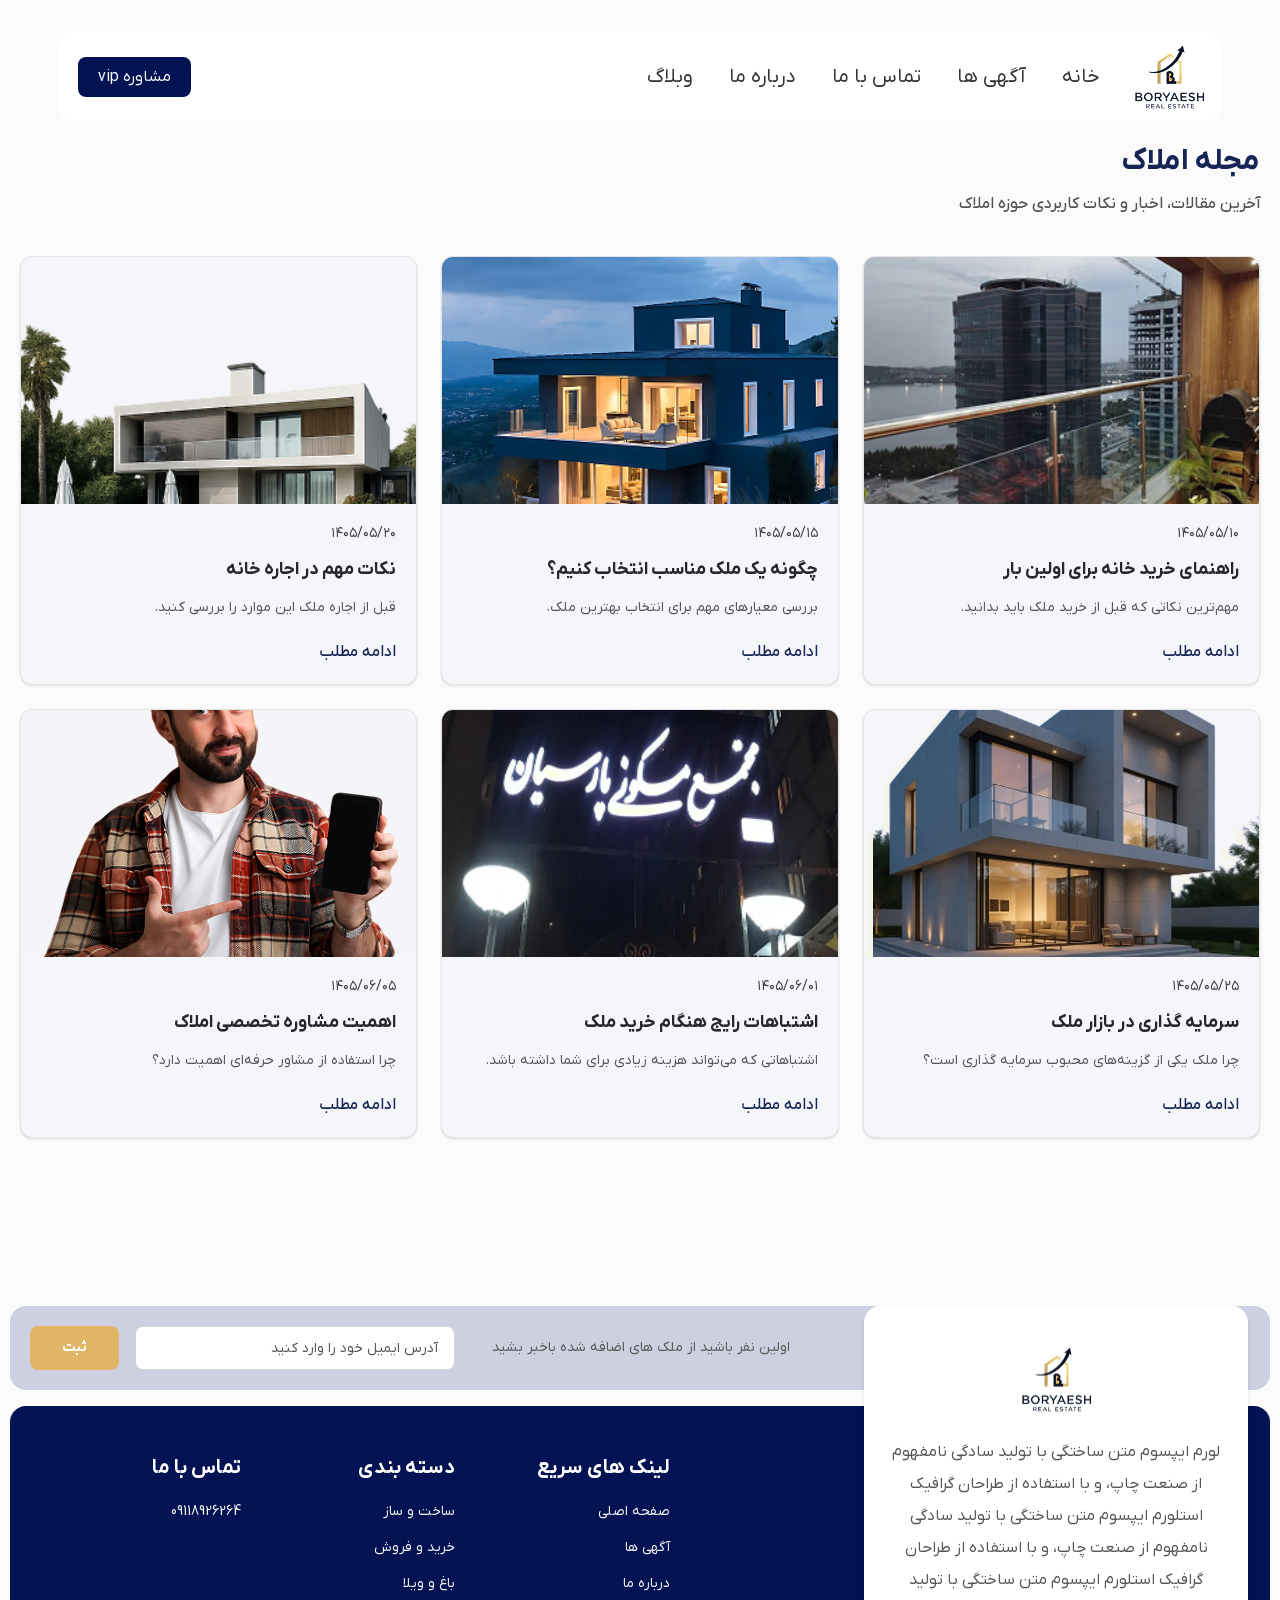
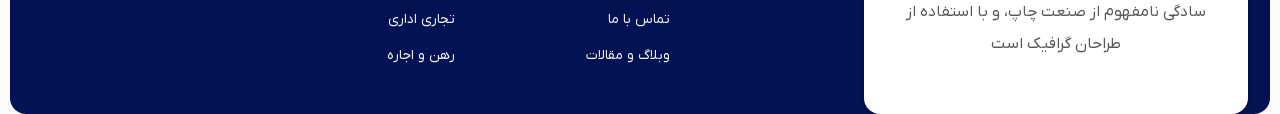
<file: pages/blog.html>
<!doctype html>

<html lang="fa" dir="rtl">
  <head>
    <meta charset="UTF-8" />

    <meta name="viewport" content="width=device-width, initial-scale=1.0" />

    <title>وبلاگ املاک</title>

    <link rel="stylesheet" href="../styles/app.css" />
  </head>

  <body class="bg-main font-IRANYekan">
    <!-- app svg -->
    <svg aria-hidden="true" style="position: absolute; width: 0; height: 0; overflow: hidden">
      <symbol id="menu-open" xmlns="http://www.w3.org/2000/svg" viewBox="0 0 48 48">
        <linearGradient id="EIPc0qTNCX0EujYwtxKaXa" x1="12.066" x2="34.891" y1=".066" y2="22.891" gradientUnits="userSpaceOnUse">
          <stop offset=".237" stop-color="#1c36a6" />
          <stop offset=".85" stop-color="#031252" />
        </linearGradient>
        <path fill="url(#EIPc0qTNCX0EujYwtxKaXa)" d="M43,15H5c-1.1,0-2-0.9-2-2v-2c0-1.1,0.9-2,2-2h38c1.1,0,2,0.9,2,2v2C45,14.1,44.1,15,43,15z" />
        <linearGradient id="EIPc0qTNCX0EujYwtxKaXb" x1="12.066" x2="34.891" y1="12.066" y2="34.891" gradientUnits="userSpaceOnUse">
          <stop offset=".237" stop-color="#1c36a6" />
          <stop offset=".85" stop-color="#031252" />
        </linearGradient>
        <path fill="url(#EIPc0qTNCX0EujYwtxKaXb)" d="M43,27H5c-1.1,0-2-0.9-2-2v-2c0-1.1,0.9-2,2-2h38c1.1,0,2,0.9,2,2v2C45,26.1,44.1,27,43,27z" />
        <linearGradient id="EIPc0qTNCX0EujYwtxKaXc" x1="12.066" x2="34.891" y1="24.066" y2="46.891" gradientUnits="userSpaceOnUse">
          <stop offset=".237" stop-color="#1c36a6" />
          <stop offset=".85" stop-color="#031252" />
        </linearGradient>
        <path fill="url(#EIPc0qTNCX0EujYwtxKaXc)" d="M43,39H5c-1.1,0-2-0.9-2-2v-2c0-1.1,0.9-2,2-2h38c1.1,0,2,0.9,2,2v2C45,38.1,44.1,39,43,39z" />
      </symbol>
      <symbol id="menu-close" xmlns="http://www.w3.org/2000/svg" viewBox="0 0 48 48">
        <linearGradient id="hbE9Evnj3wAjjA2RX0We2a" x1="7.534" x2="27.557" y1="7.534" y2="27.557" gradientUnits="userSpaceOnUse">
          <stop offset="0" stop-color="#1c36a6" />
          <stop offset=".443" stop-color="#1c36a6" />
          <stop offset="1" stop-color="#031252" />
        </linearGradient>
        <path
          fill="url(#hbE9Evnj3wAjjA2RX0We2a)"
          d="M42.42,12.401c0.774-0.774,0.774-2.028,0-2.802L38.401,5.58c-0.774-0.774-2.028-0.774-2.802,0	L24,17.179L12.401,5.58c-0.774-0.774-2.028-0.774-2.802,0L5.58,9.599c-0.774,0.774-0.774,2.028,0,2.802L17.179,24L5.58,35.599	c-0.774,0.774-0.774,2.028,0,2.802l4.019,4.019c0.774,0.774,2.028,0.774,2.802,0L42.42,12.401z" />
        <linearGradient id="hbE9Evnj3wAjjA2RX0We2b" x1="27.373" x2="40.507" y1="27.373" y2="40.507" gradientUnits="userSpaceOnUse">
          <stop offset="0" stop-color="#031252" />
          <stop offset=".179" stop-color="#1c36a6" />
          <stop offset=".243" stop-color="#031252" />
        </linearGradient>
        <path fill="url(#hbE9Evnj3wAjjA2RX0We2b)" d="M24,30.821L35.599,42.42c0.774,0.774,2.028,0.774,2.802,0l4.019-4.019	c0.774-0.774,0.774-2.028,0-2.802L30.821,24L24,30.821z" />
      </symbol>
      <symbol id="apartments" viewBox="0 0 73 75" fill="none" xmlns="http://www.w3.org/2000/svg">
        <path d="M1 1V74H37L36.4965 1H1Z" fill="#030E43" stroke="#7C85AD" stroke-width="2" />
        <rect x="8.72711" y="9.79645" width="7.30346" height="7.30346" fill="white" stroke="#CDD0E0" stroke-width="0.903448" />
        <rect x="23.2105" y="9.79645" width="7.30346" height="7.30346" fill="white" stroke="#CDD0E0" stroke-width="0.903448" />
        <rect x="8.72711" y="26.4517" width="7.30346" height="7.30346" fill="white" stroke="#CDD0E0" stroke-width="0.903448" />
        <rect x="23.2105" y="26.4517" width="7.30346" height="7.30346" fill="white" stroke="#CDD0E0" stroke-width="0.903448" />
        <rect x="8.72711" y="43.3482" width="7.30346" height="7.30346" fill="white" stroke="#CDD0E0" stroke-width="0.903448" />
        <rect x="23.2105" y="43.3482" width="7.30346" height="7.30346" fill="white" stroke="#CDD0E0" stroke-width="0.903448" />
        <rect x="8.72711" y="60.2447" width="7.30346" height="7.30346" fill="white" stroke="#CDD0E0" stroke-width="0.903448" />
        <rect x="23.2105" y="60.2447" width="7.30346" height="7.30346" fill="white" stroke="#CDD0E0" stroke-width="0.903448" />
        <path d="M36 17V67.6898H70.2759L69.7966 17H36Z" fill="#CDD0E0" stroke="#030E43" stroke-width="4.51724" />
        <rect x="42.2447" y="30.4859" width="7.30346" height="7.30346" fill="white" stroke="#041562" stroke-width="0.903448" />
        <rect x="56.7281" y="30.4859" width="7.30346" height="7.30346" fill="white" stroke="#041562" stroke-width="0.903448" />
        <rect x="42.2447" y="47.3824" width="7.30346" height="7.30346" fill="white" stroke="#041562" stroke-width="0.903448" />
        <rect x="56.7281" y="47.3824" width="7.30346" height="7.30346" fill="white" stroke="#041562" stroke-width="0.903448" />
      </symbol>
      <symbol id="administrative-and-commercial" viewBox="0 0 70 67" fill="none" xmlns="http://www.w3.org/2000/svg">
        <rect x="0.5" y="19.6426" width="18.3463" height="46.8571" fill="#030E43" stroke="#7C85AD" />
        <rect x="7.13281" y="25.625" width="5.42838" height="5.9571" fill="white" stroke="#CDD0E0" />
        <rect x="7.13281" y="39.9824" width="5.42838" height="5.9571" fill="white" stroke="#CDD0E0" />
        <rect x="7.13281" y="54.3389" width="5.42838" height="5.9571" fill="white" stroke="#CDD0E0" />
        <path d="M52.8779 0.5V34H69.499V66.5H43.3301V54.7383H32.7412V66.5H19.8457V0.5H52.8779Z" fill="#030E43" stroke="#7C85AD" />
        <rect x="26.4785" y="11.2676" width="5.42838" height="5.9571" fill="white" stroke="#CDD0E0" />
        <rect x="26.4785" y="25.625" width="5.42838" height="5.9571" fill="white" stroke="#CDD0E0" />
        <rect x="26.4785" y="39.9814" width="5.42838" height="5.9571" fill="white" stroke="#CDD0E0" />
        <rect x="40.9141" y="10.96" width="6.42838" height="6.9571" fill="white" />
        <rect x="40.9141" y="25.3174" width="6.42838" height="6.9571" fill="white" />
        <rect x="40.9141" y="39.6738" width="6.42838" height="6.9571" fill="white" />
        <rect x="58.1738" y="39.3252" width="6.42838" height="6.9571" fill="white" />
        <rect x="58.1738" y="53.6826" width="6.42838" height="6.9571" fill="white" />
      </symbol>
      <symbol id="mortgage-and-rent" viewBox="0 0 71 69" fill="none" xmlns="http://www.w3.org/2000/svg">
        <path d="M52.9863 31.0439V67H32.376V50.6055H21.6094V67H1V31.0469L27.1328 8.79199L52.9863 31.0439Z" fill="#030E43" stroke="#7C85AD" stroke-width="2" />
        <path d="M37.2891 17.3088V1H69.5434L70.0009 67.6742H57.4194" stroke="#030E43" stroke-width="2" />
        <rect x="57.2734" y="8.47559" width="5.77764" height="6.1544" fill="#030E43" stroke="#7C85AD" stroke-width="2" />
        <rect x="44.0059" y="8.47559" width="5.77764" height="6.1544" fill="#030E43" stroke="#7C85AD" stroke-width="2" />
        <path d="M49.7842 27.1826V27.6738L49.3574 27.3262L49.3447 27.3164L49.332 27.3057L49.1709 27.1826H49.7842Z" fill="#030E43" stroke="#7C85AD" stroke-width="2" />
        <rect x="57.2734" y="27.1826" width="5.77764" height="6.1544" fill="#030E43" stroke="#7C85AD" stroke-width="2" />
        <rect x="57.2734" y="45.8896" width="5.77764" height="6.1544" fill="#030E43" stroke="#7C85AD" stroke-width="2" />
      </symbol>
      <symbol id="land" viewBox="0 0 74 70" fill="none" xmlns="http://www.w3.org/2000/svg">
        <path d="M1 67.7515V44.9023H9.54057H20.5213L42.2387 51.4934C42.2387 51.4934 44.4349 53.0314 42.2387 55.0087H57.1237C57.1237 55.0087 61.76 55.6678 61.76 58.0845V61.1604L32.9661 67.7515L9.54057 65.1151V67.7515H1Z" fill="#030E43" />
        <path
          d="M9.54057 44.9023H1V67.7515H9.54057V65.1151M9.54057 44.9023H20.5213L42.2387 51.4934C42.2387 51.4934 44.4349 53.0314 42.2387 55.0087M9.54057 44.9023V65.1151M42.2387 55.0087C36.3305 55.0087 27.1097 55.0087 27.1097 55.0087L21.9854 52.592M42.2387 55.0087C48.0517 55.0087 57.1237 55.0087 57.1237 55.0087C57.1237 55.0087 61.76 55.6678 61.76 58.0845C61.76 59.2857 61.76 61.1604 61.76 61.1604L32.9661 67.7515L9.54057 65.1151"
          stroke="#7C85AD"
          stroke-width="2" />
        <path d="M4.91992 41.3732V27.3458L38.1358 3.05371L71 27.3458V66.6737H53.92" stroke="#030E43" stroke-width="4.92103" />
        <rect x="30.6112" y="29.7646" width="4.6158" height="4.05783" fill="#030E43" stroke="#030E43" stroke-width="0.984207" />
        <rect x="40.6923" y="29.7646" width="4.6158" height="4.05783" fill="#030E43" stroke="#030E43" stroke-width="0.984207" />
        <rect x="40.6923" y="38.8407" width="4.6158" height="4.05783" fill="#030E43" stroke="#030E43" stroke-width="0.984207" />
        <rect x="30.6112" y="38.8407" width="4.6158" height="4.05783" fill="#030E43" stroke="#030E43" stroke-width="0.984207" />
      </symbol>
      <symbol id="villa" viewBox="0 0 82 57" fill="none" xmlns="http://www.w3.org/2000/svg">
        <path d="M64.0869 8.5L79.5 24.6094V54.5H2.5V26.2158L14.0557 8.5H64.0869Z" stroke="#030E43" stroke-width="5" />
        <path d="M18.5971 6L69 6L53.3885 24H7L18.5971 6Z" fill="#030E43" />
        <rect x="16" width="7" height="8" fill="#030E43" />
      </symbol>
      <symbol id="arrow-left" viewBox="0 0 20 14" fill="none" xmlns="http://www.w3.org/2000/svg">
        <path
          d="M0.295346 6.11231C0.340849 6.06858 0.510845 5.88349 0.670529 5.72981C1.60206 4.76738 4.03433 3.19358 5.30672 2.71193C5.49988 2.6351 5.98841 2.47153 6.25025 2.45996C6.50009 2.45996 6.73877 2.51531 6.96629 2.62436C7.25048 2.7772 7.47714 3.01844 7.60249 3.30262C7.68233 3.49925 7.80768 4.08994 7.80768 4.10069C7.93217 4.7459 8 5.79513 8 6.95497C8 8.0587 7.93217 9.06498 7.83 9.72092C7.81884 9.73245 7.69349 10.4653 7.55698 10.7164C7.30714 11.1758 6.81862 11.46 6.29575 11.46H6.25025C5.90938 11.4492 5.19339 11.1643 5.19339 11.1543C3.98883 10.6726 1.61408 9.17486 0.659368 8.1793C0.659368 8.1793 0.389787 7.92329 0.273023 7.76382C0.0910077 7.53416 0 7.24992 0 6.96577C0 6.64848 0.102169 6.35361 0.295346 6.11231Z"
          fill="#030E43" />
        <path opacity="0.4" d="M10.2934 5.7833L14.3511 5.45996C15.2617 5.45996 16 6.1316 16 6.95997C16 7.78834 15.2617 8.45996 14.3511 8.45996L10.2934 8.13676C9.57916 8.13676 9 7.60992 9 6.95997C9 6.30904 9.57916 5.7833 10.2934 5.7833Z" fill="#030E43" fill-opacity="0.51" />
      </symbol>
      <symbol id="cart-back-outline" viewBox="0 0 17 17" fill="none" xmlns="http://www.w3.org/2000/svg">
        <path
          d="M10.6894 3.25375L5.27331 7.89489C5.18606 7.9697 5.11602 8.0625 5.068 8.16692C5.01998 8.27134 4.99512 8.38491 4.99512 8.49985C4.99512 8.61478 5.01998 8.72836 5.068 8.83278C5.11602 8.9372 5.18606 9.03 5.27331 9.10481L10.6894 13.7459C11.2064 14.1889 12.0049 13.8216 12.0049 13.141V3.85739C12.0049 3.17672 11.2064 2.8095 10.6894 3.25375Z"
          fill="#030E43" />
      </symbol>
      <symbol id="cart-map" viewBox="0 0 16 16" fill="none" xmlns="http://www.w3.org/2000/svg">
        <path
          d="M14.13 5.47538C13.3833 2.19004 10.5176 0.710938 8.00022 0.710938C8.00022 0.710938 8.00022 0.710938 7.99311 0.710938C5.48286 0.710938 2.60998 2.18294 1.86331 5.46827C1.03131 9.13761 3.27842 12.2452 5.3122 14.2007C6.06598 14.926 7.0331 15.2887 8.00022 15.2887C8.96733 15.2887 9.93445 14.926 10.6811 14.2007C12.7149 12.2452 14.962 9.14471 14.13 5.47538ZM8.00022 9.03804C6.76288 9.03804 5.7602 8.03539 5.7602 6.79804C5.7602 5.56072 6.76288 4.55804 8.00022 4.55804C9.23755 4.55804 10.2402 5.56072 10.2402 6.79804C10.2402 8.03539 9.23755 9.03804 8.00022 9.03804Z"
          fill="#030E43" />
      </symbol>
      <symbol id="about-instagram" viewBox="0 0 19 19" fill="currentColor" xmlns="http://www.w3.org/2000/svg">
        <path
          d="M9.49623 1.71185C12.0333 1.71185 12.3312 1.72316 13.3339 1.76841C14.2613 1.80988 14.7627 1.96448 15.0982 2.09645C15.5431 2.26989 15.8597 2.47351 16.1915 2.80532C16.5232 3.13713 16.7306 3.45386 16.9002 3.89879C17.0284 4.23437 17.1867 4.73586 17.2282 5.66343C17.2734 6.6664 17.2847 6.96428 17.2847 9.50189C17.2847 12.0395 17.2734 12.3374 17.2282 13.3403C17.1867 14.2679 17.0321 14.7694 16.9002 15.105C16.7268 15.5499 16.5232 15.8666 16.1915 16.1985C15.8597 16.5303 15.5431 16.7376 15.0982 16.9073C14.7627 17.0355 14.2613 17.1939 13.3339 17.2354C12.3312 17.2806 12.0333 17.2919 9.49623 17.2919C6.95913 17.2919 6.66131 17.2806 5.65853 17.2354C4.73115 17.1939 4.22976 17.0393 3.89425 16.9073C3.4494 16.7339 3.13274 16.5303 2.80099 16.1985C2.46925 15.8666 2.2619 15.5499 2.09226 15.105C1.96409 14.7694 1.80575 14.2679 1.76429 13.3403C1.71905 12.3374 1.70774 12.0395 1.70774 9.50189C1.70774 6.96428 1.71905 6.6664 1.76429 5.66343C1.80575 4.73586 1.96032 4.23437 2.09226 3.89879C2.26567 3.45386 2.46925 3.13713 2.80099 2.80532C3.13274 2.47351 3.4494 2.26612 3.89425 2.09645C4.22976 1.96825 4.73115 1.80988 5.65853 1.76841C6.66131 1.71939 6.9629 1.71185 9.49623 1.71185ZM9.49623 0C6.91766 0 6.59345 0.0113118 5.57937 0.0565588C4.56905 0.101806 3.87917 0.263941 3.27599 0.497718C2.6502 0.739036 2.12242 1.06708 1.59464 1.59496C1.06687 2.12284 0.742659 2.6545 0.497619 3.27664C0.263889 3.87994 0.101786 4.56995 0.0565476 5.58424C0.0113095 6.59476 0 6.91903 0 9.49811C0 12.0772 0.0113095 12.4015 0.0565476 13.4158C0.101786 14.4263 0.263889 15.1163 0.497619 15.7234C0.738889 16.3493 1.06687 16.8772 1.59464 17.405C2.12242 17.9329 2.65397 18.2572 3.27599 18.5023C3.87917 18.7361 4.56905 18.8982 5.58314 18.9434C6.59722 18.9887 6.91766 19 9.5 19C12.0823 19 12.4028 18.9887 13.4169 18.9434C14.4272 18.8982 15.1171 18.7361 15.724 18.5023C16.3498 18.261 16.8776 17.9329 17.4054 17.405C17.9331 16.8772 18.2573 16.3455 18.5024 15.7234C18.7361 15.1201 18.8982 14.43 18.9435 13.4158C18.9887 12.4015 19 12.081 19 9.49811C19 6.91526 18.9887 6.59476 18.9435 5.58047C18.8982 4.56995 18.7361 3.87994 18.5024 3.27287C18.2611 2.64695 17.9331 2.11907 17.4054 1.59119C16.8776 1.06331 16.346 0.739036 15.724 0.493947C15.1208 0.260171 14.431 0.0980353 13.4169 0.0527883C12.399 0.0113118 12.0748 0 9.49623 0Z" />
        <path
          d="M9.5 5C7.017 5 5 7.01352 5 9.5C5 11.9865 7.01352 14 9.5 14C11.9865 14 14 11.9865 14 9.5C14 7.01352 11.9865 5 9.5 5ZM9.5 12.4177C7.8864 12.4177 6.57883 11.1101 6.57883 9.49652C6.57883 7.88292 7.8864 6.57535 9.5 6.57535C11.1136 6.57535 12.4212 7.88292 12.4212 9.49652C12.4212 11.1101 11.1136 12.4177 9.5 12.4177Z" />
        <path d="M14 5C14.5523 5 15 4.55228 15 4C15 3.44772 14.5523 3 14 3C13.4477 3 13 3.44772 13 4C13 4.55228 13.4477 5 14 5Z" fill="black" />
      </symbol>
      <symbol id="arrow-left-about" viewBox="0 0 20 14" fill="currentColor" xmlns="http://www.w3.org/2000/svg">
        <path
          d="M0.295346 6.11231C0.340849 6.06858 0.510845 5.88349 0.670529 5.72981C1.60206 4.76738 4.03433 3.19358 5.30672 2.71193C5.49988 2.6351 5.98841 2.47153 6.25025 2.45996C6.50009 2.45996 6.73877 2.51531 6.96629 2.62436C7.25048 2.7772 7.47714 3.01844 7.60249 3.30262C7.68233 3.49925 7.80768 4.08994 7.80768 4.10069C7.93217 4.7459 8 5.79513 8 6.95497C8 8.0587 7.93217 9.06498 7.83 9.72092C7.81884 9.73245 7.69349 10.4653 7.55698 10.7164C7.30714 11.1758 6.81862 11.46 6.29575 11.46H6.25025C5.90938 11.4492 5.19339 11.1643 5.19339 11.1543C3.98883 10.6726 1.61408 9.17486 0.659368 8.1793C0.659368 8.1793 0.389787 7.92329 0.273023 7.76382C0.0910077 7.53416 0 7.24992 0 6.96577C0 6.64848 0.102169 6.35361 0.295346 6.11231Z" />
        <path opacity="0.4" d="M10.2934 5.7833L14.3511 5.45996C15.2617 5.45996 16 6.1316 16 6.95997C16 7.78834 15.2617 8.45996 14.3511 8.45996L10.2934 8.13676C9.57916 8.13676 9 7.60992 9 6.95997C9 6.30904 9.57916 5.7833 10.2934 5.7833Z" fill-opacity="0.51" />
      </symbol>
      <symbol id="custom-arrow" viewBox="0 0 59 36" fill="none" xmlns="http://www.w3.org/2000/svg">
        <path
          d="M1.85204 0.476515C1.56292 0.00594925 0.947081 -0.141148 0.476515 0.147965C0.00594925 0.437078 -0.141148 1.05292 0.147965 1.52348L1 1L1.85204 0.476515ZM8.30839 8.03867L8.8585 7.20357V7.20357L8.30839 8.03867ZM20.1332 16.4061L20.7251 15.6001V15.6001L20.1332 16.4061ZM34.8732 18.9435L34.7139 17.9563V17.9563L34.8732 18.9435ZM40.4464 11.5358L39.8563 12.3431L40.4464 11.5358ZM31.8938 8.7248L32.1848 9.68152L31.8938 8.7248ZM33.4956 20.7362L32.737 21.3878L33.4956 20.7362ZM45.4044 27.577L44.9719 28.4786L45.1307 28.5548L45.3061 28.5721L45.4044 27.577ZM51.5273 28.4049L51.8066 27.4447L51.7829 27.4379L51.759 27.4322L51.5273 28.4049ZM57.6242 30.608C58.0789 30.2944 58.1933 29.6717 57.8797 29.217L52.7701 21.8081C52.4566 21.3535 51.8338 21.2391 51.3792 21.5527C50.9245 21.8662 50.8101 22.4889 51.1237 22.9436L55.6656 29.5293L49.0798 34.0712C48.6252 34.3847 48.5108 35.0075 48.8244 35.4621C49.1379 35.9168 49.7607 36.0311 50.2153 35.7176L57.6242 30.608ZM1 1L0.147965 1.52348C1.13872 3.13605 3.82641 6.28368 7.75828 8.87376L8.30839 8.03867L8.8585 7.20357C5.15684 4.76514 2.68085 1.82551 1.85204 0.476515L1 1ZM8.30839 8.03867L7.75828 8.87376C11.1943 11.1372 15.5793 14.3024 19.5413 17.2121L20.1332 16.4061L20.7251 15.6001C16.7628 12.6902 12.3414 9.4979 8.8585 7.20357L8.30839 8.03867ZM20.1332 16.4061L19.5413 17.2121C24.2041 20.6363 30.271 20.6993 35.0326 19.9307L34.8732 18.9435L34.7139 17.9563C30.1331 18.6957 24.7366 18.5461 20.7251 15.6001L20.1332 16.4061ZM34.8732 18.9435L35.0326 19.9307C36.0703 19.7632 37.246 19.3371 38.305 18.8477C39.3694 18.3558 40.3853 17.7676 41.1055 17.2324L40.509 16.4298L39.9125 15.6271C39.3279 16.0616 38.4375 16.5832 37.466 17.0322C36.489 17.4836 35.4993 17.8295 34.7139 17.9563L34.8732 18.9435ZM40.509 16.4298L41.1055 17.2324C41.8839 16.6539 42.3629 16.0189 42.5746 15.3065C42.7805 14.6135 42.692 13.976 42.5987 13.5015L41.6175 13.6944L40.6362 13.8873C40.7124 14.2746 40.7219 14.5199 40.6575 14.7367C40.5988 14.9342 40.4388 15.2359 39.9125 15.6271L40.509 16.4298ZM41.6175 13.6944L42.5987 13.5015C42.4123 12.5537 42.0318 11.4559 41.0365 10.7284L40.4464 11.5358L39.8563 12.3431C40.242 12.625 40.4837 13.1116 40.6362 13.8873L41.6175 13.6944ZM40.4464 11.5358L41.0365 10.7284C39.2849 9.44814 37.4916 8.55749 35.8777 8.05703C34.2967 7.56676 32.7664 7.41417 31.6028 7.76808L31.8938 8.7248L32.1848 9.68152C32.7935 9.49638 33.8686 9.52797 35.2853 9.96729C36.6692 10.3964 38.2661 11.1808 39.8563 12.3431L40.4464 11.5358ZM31.8938 8.7248L31.6028 7.76808C30.2377 8.18332 29.2805 9.50096 28.6832 10.6478C28.0606 11.8432 27.6598 13.1816 27.5662 14.0721L28.5607 14.1767L29.5552 14.2813C29.6182 13.6818 29.9295 12.5846 30.457 11.5717C31.0098 10.5103 31.6408 9.84699 32.1848 9.68152L31.8938 8.7248ZM28.5607 14.1767L27.5662 14.0721C27.4948 14.7506 27.746 15.3886 28.049 15.9203C28.3598 16.4656 28.8003 17.0274 29.2848 17.5886C29.7725 18.1535 30.3427 18.7607 30.9276 19.3878C31.5182 20.0211 32.1332 20.6848 32.737 21.3878L33.4956 20.7362L34.2542 20.0846C33.6211 19.3475 32.9812 18.6575 32.3902 18.0237C31.7934 17.3837 31.2551 16.8104 30.7987 16.2817C30.3391 15.7493 29.9999 15.3043 29.7866 14.93C29.5655 14.5421 29.5482 14.3477 29.5552 14.2813L28.5607 14.1767ZM33.4956 20.7362L32.737 21.3878C34.3821 23.303 36.5271 24.6186 38.6877 25.6782C39.7702 26.209 40.8755 26.6843 41.9363 27.1369C43.0055 27.593 44.0236 28.0236 44.9719 28.4786L45.4044 27.577L45.837 26.6754C44.8401 26.1971 43.7758 25.7472 42.7211 25.2973C41.658 24.8437 40.5976 24.3873 39.5683 23.8825C37.505 22.8706 35.6409 21.6991 34.2542 20.0846L33.4956 20.7362ZM45.4044 27.577L45.3061 28.5721C47.2418 28.7635 49.1921 28.8768 51.2957 29.3777L51.5273 28.4049L51.759 27.4322C49.4853 26.8906 47.3434 26.7638 45.5028 26.5818L45.4044 27.577ZM51.5273 28.4049L51.2481 29.3652C52.3473 29.6848 53.5755 30.1621 56.8758 30.7683L57.0565 29.7848L57.2372 28.8012C54.0639 28.2184 52.9639 27.7813 51.8066 27.4447L51.5273 28.4049Z"
          fill="#041562" />
      </symbol>
      <symbol id="social-instagram" viewBox="0 0 51 51" fill="none" xmlns="http://www.w3.org/2000/svg">
        <rect width="51" height="51" rx="25.5" fill="#CDD0E0" />
        <path
          d="M25.5042 12.9581C29.5924 12.9581 30.0723 12.9763 31.6882 13.0492C33.1825 13.116 33.9905 13.3651 34.5311 13.5777C35.2479 13.8571 35.7582 14.1852 36.2928 14.7197C36.8273 15.2543 37.1614 15.7646 37.4348 16.4814C37.6413 17.022 37.8965 17.8299 37.9633 19.3243C38.0362 20.9402 38.0544 21.4201 38.0544 25.5083C38.0544 29.5965 38.0362 30.0764 37.9633 31.6923C37.8965 33.1866 37.6474 33.9946 37.4348 34.5352C37.1554 35.252 36.8273 35.7623 36.2928 36.2969C35.7582 36.8314 35.2479 37.1655 34.5311 37.4389C33.9905 37.6454 33.1825 37.9006 31.6882 37.9674C30.0723 38.0403 29.5924 38.0585 25.5042 38.0585C21.4159 38.0585 20.936 38.0403 19.3202 37.9674C17.8258 37.9006 17.0179 37.6515 16.4773 37.4389C15.7605 37.1595 15.2502 36.8314 14.7156 36.2969C14.181 35.7623 13.8469 35.252 13.5736 34.5352C13.367 33.9946 13.1119 33.1866 13.0451 31.6923C12.9722 30.0764 12.954 29.5965 12.954 25.5083C12.954 21.4201 12.9722 20.9402 13.0451 19.3243C13.1119 17.8299 13.361 17.022 13.5736 16.4814C13.853 15.7646 14.181 15.2543 14.7156 14.7197C15.2502 14.1852 15.7605 13.8511 16.4773 13.5777C17.0179 13.3712 17.8258 13.116 19.3202 13.0492C20.936 12.9702 21.422 12.9581 25.5042 12.9581ZM25.5042 10.2002C21.3491 10.2002 20.8267 10.2184 19.1926 10.2913C17.5646 10.3642 16.453 10.6254 15.481 11.002C14.4726 11.3908 13.6222 11.9193 12.7717 12.7698C11.9213 13.6202 11.3989 14.4767 11.004 15.4791C10.6274 16.451 10.3662 17.5627 10.2933 19.1967C10.2204 20.8247 10.2021 21.3472 10.2021 25.5022C10.2021 29.6573 10.2204 30.1797 10.2933 31.8138C10.3662 33.4418 10.6274 34.5534 11.004 35.5315C11.3928 36.5398 11.9213 37.3903 12.7717 38.2407C13.6222 39.0912 14.4787 39.6136 15.481 40.0085C16.453 40.3851 17.5646 40.6463 19.1987 40.7192C20.8328 40.7921 21.3491 40.8103 25.5103 40.8103C29.6714 40.8103 30.1877 40.7921 31.8218 40.7192C33.4498 40.6463 34.5615 40.3851 35.5395 40.0085C36.5479 39.6197 37.3983 39.0912 38.2488 38.2407C39.0992 37.3903 39.6217 36.5338 40.0165 35.5315C40.3931 34.5595 40.6544 33.4478 40.7272 31.8138C40.8001 30.1797 40.8184 29.6633 40.8184 25.5022C40.8184 21.3411 40.8001 20.8247 40.7272 19.1907C40.6544 17.5627 40.3931 16.451 40.0165 15.473C39.6277 14.4646 39.0992 13.6141 38.2488 12.7637C37.3983 11.9132 36.5418 11.3908 35.5395 10.996C34.5676 10.6193 33.4559 10.3581 31.8218 10.2852C30.1817 10.2184 29.6592 10.2002 25.5042 10.2002Z"
          fill="#191D3A" />
        <path
          d="M25.5041 17.6475C21.1668 17.6475 17.6436 21.1647 17.6436 25.508C17.6436 29.8514 21.1608 33.3686 25.5041 33.3686C29.8475 33.3686 33.3647 29.8514 33.3647 25.508C33.3647 21.1647 29.8475 17.6475 25.5041 17.6475ZM25.5041 30.6047C22.6855 30.6047 20.4014 28.3206 20.4014 25.502C20.4014 22.6833 22.6855 20.3993 25.5041 20.3993C28.3228 20.3993 30.6068 22.6833 30.6068 25.502C30.6068 28.3206 28.3228 30.6047 25.5041 30.6047Z"
          fill="#030E43" />
        <path d="M33.6744 19.1662C34.6876 19.1662 35.5089 18.3448 35.5089 17.3316C35.5089 16.3184 34.6876 15.4971 33.6744 15.4971C32.6612 15.4971 31.8398 16.3184 31.8398 17.3316C31.8398 18.3448 32.6612 19.1662 33.6744 19.1662Z" fill="#030E43" />
      </symbol>
      <symbol id="social-whatsApp" viewBox="0 0 51 51" fill="none" xmlns="http://www.w3.org/2000/svg">
        <rect width="51" height="51" rx="25.5" fill="url(#paint0_linear_313_1182)" />
        <path
          d="M10.0322 40.3352L12.2187 32.3954C10.8669 30.065 10.1578 27.4257 10.1652 24.7276C10.1652 16.2732 17.0792 9.39941 25.5666 9.39941C29.6884 9.39941 33.5591 10.9947 36.4621 13.8913C39.3725 16.7878 40.9754 20.6401 40.968 24.735C40.968 33.1894 34.054 40.0632 25.5592 40.0632H25.5518C22.9738 40.0632 20.4402 39.4163 18.1872 38.1959L10.0322 40.3352ZM18.5787 35.4243L19.0441 35.7037C21.009 36.8652 23.2619 37.4754 25.5592 37.4828H25.5666C32.621 37.4828 38.3679 31.7705 38.3679 24.7423C38.3679 21.3385 37.0383 18.1405 34.6228 15.7292C32.2073 13.3179 28.9867 11.9946 25.5666 11.9946C18.5122 11.9872 12.7653 17.6994 12.7653 24.7276C12.7653 27.1316 13.4375 29.4768 14.7228 31.5059L15.0257 31.9911L13.733 36.6888L18.5787 35.4243Z"
          fill="white" />
        <path
          d="M10.5713 39.799L12.6839 32.1312C11.3764 29.889 10.6895 27.3379 10.6895 24.7354C10.6969 16.5751 17.3671 9.93652 25.5664 9.93652C29.5479 9.93652 33.2782 11.4804 36.0852 14.274C38.8922 17.0676 40.436 20.7876 40.436 24.7428C40.436 32.9031 33.7584 39.5417 25.5664 39.5417H25.559C23.0697 39.5417 20.6247 38.9168 18.453 37.7405L10.5713 39.799Z"
          fill="url(#paint1_linear_313_1182)" />
        <path
          d="M10.0322 40.3352L12.2187 32.3954C10.8669 30.065 10.1578 27.4257 10.1652 24.7276C10.1652 16.2732 17.0792 9.39941 25.5666 9.39941C29.6884 9.39941 33.5591 10.9947 36.4621 13.8913C39.3725 16.7878 40.9754 20.6401 40.968 24.735C40.968 33.1894 34.054 40.0632 25.5592 40.0632H25.5518C22.9738 40.0632 20.4402 39.4163 18.1872 38.1959L10.0322 40.3352ZM18.5787 35.4243L19.0441 35.7037C21.009 36.8652 23.2619 37.4754 25.5592 37.4828H25.5666C32.621 37.4828 38.3679 31.7705 38.3679 24.7423C38.3679 21.3385 37.0383 18.1405 34.6228 15.7292C32.2073 13.3179 28.9867 11.9946 25.5666 11.9946C18.5122 11.9872 12.7653 17.6994 12.7653 24.7276C12.7653 27.1316 13.4375 29.4768 14.7228 31.5059L15.0257 31.9911L13.733 36.6888L18.5787 35.4243Z"
          fill="url(#paint2_linear_313_1182)" />
        <path
          fill-rule="evenodd"
          clip-rule="evenodd"
          d="M21.7172 18.317C21.4292 17.6774 21.1263 17.6627 20.853 17.6553C20.6314 17.6479 20.3729 17.6479 20.1143 17.6479C19.8558 17.6479 19.4421 17.7435 19.0876 18.1258C18.733 18.5081 17.7432 19.4344 17.7432 21.3238C17.7432 23.2058 19.1245 25.029 19.3165 25.2863C19.5086 25.5436 21.9832 29.5356 25.8908 31.0721C29.141 32.3513 29.8058 32.094 30.5075 32.0278C31.2092 31.9616 32.7826 31.1015 33.1076 30.2046C33.4253 29.3077 33.4253 28.5431 33.3292 28.3814C33.2332 28.2197 32.9747 28.1241 32.5906 27.9329C32.2065 27.7418 30.3154 26.8155 29.9609 26.6832C29.6063 26.5582 29.3478 26.492 29.0966 26.8743C28.8381 27.2566 28.0994 28.1167 27.8778 28.374C27.6562 28.6313 27.4272 28.6607 27.0431 28.4696C26.659 28.2785 25.418 27.8741 23.9481 26.5655C22.8031 25.551 22.0275 24.2939 21.8059 23.9116C21.5843 23.5293 21.7837 23.3234 21.9758 23.1323C22.1457 22.9632 22.3599 22.6838 22.552 22.4633C22.744 22.2427 22.8105 22.081 22.9361 21.8237C23.0616 21.5664 23.0025 21.3458 22.9065 21.1547C22.8105 20.9709 22.057 19.0742 21.7172 18.317Z"
          fill="white" />
        <defs>
          <linearGradient id="paint0_linear_313_1182" x1="25.4987" y1="50.9975" x2="25.4987" y2="-0.00178436" gradientUnits="userSpaceOnUse">
            <stop stop-color="#20B038" />
            <stop offset="1" stop-color="#60D66A" />
          </linearGradient>
          <linearGradient id="paint1_linear_313_1182" x1="25.5029" y1="39.7975" x2="25.5029" y2="9.93548" gradientUnits="userSpaceOnUse">
            <stop stop-color="#20B038" />
            <stop offset="1" stop-color="#60D66A" />
          </linearGradient>
          <linearGradient id="paint2_linear_313_1182" x1="25.5031" y1="40.3323" x2="25.5031" y2="9.39941" gradientUnits="userSpaceOnUse">
            <stop stop-color="#F9F9F9" />
            <stop offset="1" stop-color="white" />
          </linearGradient>
        </defs>
      </symbol>
      <symbol id="social-telegram" viewBox="0 0 51 51" fill="none" xmlns="http://www.w3.org/2000/svg">
        <rect width="51" height="51" rx="25.5" fill="url(#paint0_linear_313_1181)" />
        <path
          fill-rule="evenodd"
          clip-rule="evenodd"
          d="M11.5434 25.2309C18.9772 21.9921 23.9342 19.8569 26.4144 18.8253C33.4961 15.8798 34.9676 15.3681 35.9267 15.3513C36.1376 15.3475 36.6093 15.3998 36.9148 15.6477C37.1728 15.8571 37.2437 16.1398 37.2777 16.3383C37.3117 16.5368 37.354 16.9889 37.3204 17.3421C36.9366 21.3743 35.2761 31.1593 34.4313 35.6753C34.0739 37.5863 33.37 38.227 32.6886 38.2897C31.2078 38.4259 30.0833 37.311 28.6491 36.3709C26.4047 34.8997 25.1368 33.9839 22.9583 32.5483C20.4407 30.8892 22.0727 29.9773 23.5075 28.4871C23.883 28.0971 30.4076 22.1624 30.5339 21.6241C30.5497 21.5568 30.5644 21.3058 30.4153 21.1732C30.2662 21.0407 30.0461 21.086 29.8873 21.1221C29.6622 21.1732 26.0768 23.543 19.1312 28.2314C18.1136 28.9303 17.1918 29.2707 16.3659 29.2529C15.4554 29.2332 13.704 28.7381 12.402 28.3149C10.8051 27.7958 9.53584 27.5213 9.64636 26.6397C9.70392 26.1805 10.3363 25.7109 11.5434 25.2309Z"
          fill="white" />
        <defs>
          <linearGradient id="paint0_linear_313_1181" x1="25.5" y1="0" x2="25.5" y2="50.6218" gradientUnits="userSpaceOnUse">
            <stop stop-color="#2AABEE" />
            <stop offset="1" stop-color="#229ED9" />
          </linearGradient>
        </defs>
      </symbol>
      <symbol id="blog-comment" viewBox="0 0 16 14" fill="none" xmlns="http://www.w3.org/2000/svg">
        <path
          d="M4.40091 5.35677C4.91832 5.35677 5.37487 5.81332 5.37487 6.33073C5.37487 6.87858 4.91832 7.30469 4.40091 7.30469C3.85306 7.30469 3.42695 6.87858 3.42695 6.33073C3.42695 5.81332 3.85306 5.35677 4.40091 5.35677ZM7.80976 5.35677C8.32717 5.35677 8.78372 5.81332 8.78372 6.33073C8.78372 6.87858 8.32717 7.30469 7.80976 7.30469C7.26191 7.30469 6.83581 6.87858 6.83581 6.33073C6.83581 5.81332 7.26191 5.35677 7.80976 5.35677ZM11.2186 5.35677C11.736 5.35677 12.1926 5.81332 12.1926 6.33073C12.1926 6.87858 11.736 7.30469 11.2186 7.30469C10.6708 7.30469 10.2447 6.87858 10.2447 6.33073C10.2447 5.81332 10.6708 5.35677 11.2186 5.35677ZM7.80976 0C12.1013 0 15.6015 2.861 15.6015 6.33073C15.6015 9.83089 12.1013 12.6615 7.80976 12.6615C6.80536 12.6615 5.86185 12.5093 4.97919 12.2354C4.09654 12.8745 2.60517 13.6354 0.74856 13.6354C0.444203 13.6354 0.170277 13.4832 0.0485327 13.2093C-0.0427757 12.9354 -0.01234 12.631 0.200714 12.418C0.23115 12.418 1.17467 11.3831 1.60078 10.1961C0.596382 9.13086 0.0180971 7.79167 0.0180971 6.33073C0.0180971 2.861 3.48783 0 7.80976 0ZM7.80976 11.2005C11.2795 11.2005 14.1405 9.03955 14.1405 6.33073C14.1405 3.65234 11.2795 1.46094 7.80976 1.46094C4.30961 1.46094 1.47904 3.65234 1.47904 6.33073C1.47904 7.63949 2.11819 8.61345 2.66605 9.19173L3.3052 9.86133L2.9704 10.7135C2.81823 11.1396 2.60517 11.5658 2.36169 11.931C3.09215 11.6875 3.70088 11.3527 4.12698 11.0483L4.70527 10.6222L5.4053 10.8353C6.1662 11.0788 6.98799 11.2005 7.80976 11.2005Z"
          fill="#A2A2A2" />
      </symbol>
      <symbol id="blog-calendar" viewBox="0 0 18 16" fill="none" xmlns="http://www.w3.org/2000/svg">
        <path
          d="M15.7839 0C16.6682 0 17.4167 0.748378 17.4167 1.63281V13.6068C17.4167 14.5252 16.6682 15.2396 15.7839 15.2396H1.63281C0.714356 15.2396 0 14.5252 0 13.6068V1.63281C0 0.748378 0.714356 0 1.63281 0H15.7839ZM15.5797 13.6068C15.6818 13.6068 15.7839 13.5387 15.7839 13.4027V1.83692C15.7839 1.73486 15.6818 1.63281 15.5797 1.63281H1.83692C1.70085 1.63281 1.63281 1.73486 1.63281 1.83692V13.4027C1.63281 13.5387 1.70085 13.6068 1.83692 13.6068H15.5797ZM14.151 10.4772V11.2936C14.151 11.5317 13.9469 11.7018 13.7428 11.7018H6.93945C6.70133 11.7018 6.53125 11.5317 6.53125 11.2936V10.4772C6.53125 10.2731 6.70133 10.069 6.93945 10.069H13.7428C13.9469 10.069 14.151 10.2731 14.151 10.4772ZM14.151 7.21159V8.02799C14.151 8.26611 13.9469 8.43619 13.7428 8.43619H6.93945C6.70133 8.43619 6.53125 8.26611 6.53125 8.02799V7.21159C6.53125 7.00748 6.70133 6.80338 6.93945 6.80338H13.7428C13.9469 6.80338 14.151 7.00748 14.151 7.21159ZM14.151 3.94597V4.76237C14.151 5.00048 13.9469 5.17056 13.7428 5.17056H6.93945C6.70133 5.17056 6.53125 5.00048 6.53125 4.76237V3.94597C6.53125 3.74186 6.70133 3.53775 6.93945 3.53775H13.7428C13.9469 3.53775 14.151 3.74186 14.151 3.94597ZM5.57878 4.35417C5.57878 5.03451 5.0005 5.57878 4.35416 5.57878C3.67382 5.57878 3.12955 5.03451 3.12955 4.35417C3.12955 3.70785 3.67382 3.12955 4.35416 3.12955C5.0005 3.12955 5.57878 3.70785 5.57878 4.35417ZM5.57878 7.61979C5.57878 8.30013 5.0005 8.84441 4.35416 8.84441C3.67382 8.84441 3.12955 8.30013 3.12955 7.61979C3.12955 6.97348 3.67382 6.39518 4.35416 6.39518C5.0005 6.39518 5.57878 6.97348 5.57878 7.61979ZM5.57878 10.8854C5.57878 11.5658 5.0005 12.11 4.35416 12.11C3.67382 12.11 3.12955 11.5658 3.12955 10.8854C3.12955 10.2391 3.67382 9.6608 4.35416 9.6608C5.0005 9.6608 5.57878 10.2391 5.57878 10.8854Z"
          fill="#A2A2A2" />
      </symbol>
      <symbol id="blog-arrow-left" viewBox="0 0 16 16" fill="currentColor" xmlns="http://www.w3.org/2000/svg">
        <path
          d="M9.05273 14.335L8.27929 15.1084C7.92773 15.4248 7.40039 15.4248 7.08398 15.1084L0.263676 8.25293C-0.0878919 7.93652 -0.0878919 7.40918 0.263676 7.09278L7.08398 0.237305C7.40039 -0.0791016 7.96289 -0.0791016 8.27929 0.237305L9.05273 1.01075C9.40429 1.36231 9.36914 1.88965 9.05273 2.24121L4.79882 6.24902H14.9238C15.3809 6.24902 15.7676 6.63575 15.7676 7.09278V8.21778C15.7676 8.70996 15.3809 9.06152 14.9238 9.06152H4.79882L9.05273 13.1045C9.36914 13.456 9.40429 13.9834 9.05273 14.335Z" />
      </symbol>
    </svg>

    <!-- app header desktop -->
    <header class="fixed top-8 right-0 left-0 z-50 hidden md:flex items-center justify-between w-[95%] lg:w-[91%] h-22.25 mx-auto bg-white rounded-2xl">
      <!-- app logo & menu -->
      <div class="flex items-center gap-x-2 lg:gap-x-4">
        <!-- app logo -->
        <img src="../images/hedaer-logo.png" alt="logo website" />
        <!-- app menu -->
        <ul class="flex items-center justify-between gap-x-5 lg:gap-x-9 text-header-menu text-xl">
          <li>
            <a href="../index.html" class="hover:text-hover-link transition-all">خانه</a>
          </li>
          <li>
            <a href="./ads.html" class="hover:text-hover-link transition-all">آگهی ها</a>
          </li>
          <li>
            <a href="./contact.html" class="hover:text-hover-link transition-all">تماس با ما</a>
          </li>
          <li>
            <a href="./about.html" class="hover:text-hover-link transition-all">درباره ما</a>
          </li>
          <li>
            <a href="./blog.html" class="hover:text-hover-link transition-all">وبلاگ</a>
          </li>
        </ul>
      </div>
      <!-- app vip consulting  -->
      <div>
        <a href="#" class="open-vip-modal vip-link block py-2 px-5 mx-2 lg:mx-5 text-header-link-text bg-header-link-bg rounded-lg">مشاوره vip</a>
      </div>
    </header>
    <!-- app header mobile -->
    <div class="fixed inset-x-0 top-0 z-50 h-22.25 flex items-center justify-between md:hidden w-full bg-white">
      <!-- open mobile menu -->
      <div class="open-mobile-menu relative z-10">
        <svg class="w-12 h-12 mr-2">
          <use href="#menu-open"></use>
        </svg>
      </div>
      <!-- mobile menu -->
      <div class="mobile-menu fixed inset-y-0 z-60 overflow-y-auto -right-64 top-0 bottom-0 w-64 bg-custom-1 transition-all border-l border-l-custom-2">
        <!-- mobile menu content -->
        <div class="relative flex flex-col px-5 h-full">
          <div class="flex w-full justify-center items-center border-b border-b-custom-2 pb-4 mb-6">
            <img src="../images/hedaer-logo.png" alt="website logo" class="mx-auto" />
          </div>
          <ul class="flex flex-col items-start gap-y-5 text-header-menu text-lg w-[50%] child:cursor-pointer">
            <li>
              <a href="../index.html" class="inline-block">خانه</a>
            </li>
            <li>
              <a href="./ads.html" class="inline-block">آگهی ها</a>
            </li>
            <li>
              <a href="./contact.html" class="inline-block">تماس با ما</a>
            </li>
            <li>
              <a href="./about.html" class="inline-block">درباره ما</a>
            </li>
            <li>
              <a href="./blog.html" class="inline-block">وبلاگ</a>
            </li>
          </ul>
        </div>
        <!-- close mobile menu -->
        <div class="absolute top-4 left-4 z-70 close-mobile-menu">
          <svg class="w-8 h-8">
            <use href="#menu-close"></use>
          </svg>
        </div>
      </div>
      <!-- app logo — دقیقاً وسط صفحه در موبایل -->
      <img src="../images/hedaer-logo.png" alt="logo website" class="absolute left-1/2 top-1/2 -translate-x-1/2 -translate-y-1/2 pointer-events-none" />
      <!-- app vip consulting  -->
      <div class="relative z-10">
        <a href="#" class="open-vip-modal inline-block py-2 px-2 ml-2 text-sm text-header-link-text bg-header-link-bg rounded-lg">مشاوره vip</a>
      </div>
    </div>

    <main>
      <section class="max-w-[1400px] mx-auto px-5 py-10 pt-36">
        <!-- TITLE -->

        <div class="mb-10">
          <h1 class="text-3xl font-IRANYekanBold text-blue-950">مجله املاک</h1>

          <p class="mt-3 font-IRANYekanMedium text-custom-3">آخرین مقالات، اخبار و نکات کاربردی حوزه املاک</p>
        </div>

        <!-- BLOG GRID -->

        <div id="blog-container" class="grid grid-cols-1 sm:grid-cols-2 lg:grid-cols-3 gap-6"></div>
      </section>
    </main>

    <!-- app footer -->
    <footer class="relative mt-24 lg:mt-32">
      <div class="container relative px-4 md:px-2.5">
        <!-- cart logo and descrption -->
        <div class="relative z-20 mx-auto mb-6 w-full max-w-sm rounded-2xl bg-white p-6 shadow-md lg:absolute lg:top-0 lg:bottom-0 lg:right-8 lg:mb-0 lg:max-w-xs lg:p-7 xl:max-w-sm">
          <div class="flex flex-col items-center text-center gap-3">
            <img src="../images/hedaer-logo.png" alt="لوگو املاک بورایش" class="h-22.5 w-26.5" />
            <p class="leading-8 text-custom-4">
              لورم ایپسوم متن ساختگی با تولید سادگی نامفهوم از صنعت چاپ، و با استفاده از طراحان گرافیک استلورم ایپسوم متن ساختگی با تولید سادگی نامفهوم از صنعت چاپ، و با استفاده از طراحان گرافیک استلورم ایپسوم متن ساختگی با تولید سادگی نامفهوم از صنعت چاپ، و با استفاده از طراحان گرافیک است
            </p>
          </div>
        </div>

        <!-- newsletter strip-->
        <div class="relative z-10 rounded-2xl bg-custom-1 p-4 sm:p-5 lg:pr-90 xl:pr-120">
          <div class="flex flex-col-reverse items-stretch gap-3 sm:flex-row-reverse sm:items-center sm:justify-between sm:gap-4">
            <button type="button" class="h-11 shrink-0 rounded-lg bg-custom-5 hover:bg-custom-7 px-8 text-sm font-IRANYekanBold text-white transition hover:-translate-y-0.5 hover:shadow-md sm:order-1 cursor-pointer">ثبت</button>

            <label class="sm:order-2 sm:flex-1">
              <span class="sr-only">آدرس ایمیل</span>
              <input type="email" name="newsletter-email" placeholder="آدرس ایمیل خود را وارد کنید" class="h-11 w-full rounded-lg border border-zinc-300 bg-white px-4 text-sm text-custom-4 placeholder:text-custom-3 focus:border-custom-5 focus:outline-none" />
            </label>

            <p class="text-center text-sm text-custom-4 sm:order-3 sm:flex-1 sm:text-right">اولین نفر باشید از ملک های اضافه شده باخبر بشید</p>
          </div>
        </div>

        <!-- section bg-blue -->
        <div class="relative z-10 mt-4 rounded-2xl bg-custom-7 px-5 py-10 sm:px-8 sm:py-12 lg:px-14 lg:pr-110 xl:pr-150">
          <div class="grid grid-cols-1 gap-8 text-center sm:grid-cols-3 sm:gap-6 sm:text-right lg:gap-10">
            <!-- quick links-->
            <div>
              <h3 class="font-IRANYekanBold text-white text-xl">لینک های سریع</h3>

              <ul class="mt-5 space-y-4 text-sm text-custom-6">
                <li><a href="#" class="transition hover:text-custom-5">صفحه اصلی</a></li>
                <li><a href="#" class="transition hover:text-custom-5">آگهی ها</a></li>
                <li><a href="#" class="transition hover:text-custom-5">درباره ما</a></li>
                <li><a href="#" class="transition hover:text-custom-5">تماس با ما</a></li>
                <li><a href="#" class="transition hover:text-custom-5">وبلاگ و مقالات</a></li>
              </ul>
            </div>

            <!-- categories -->
            <div>
              <h3 class="font-IRANYekanBold text-white text-xl">دسته بندی</h3>

              <ul class="mt-5 space-y-4 text-sm text-custom-6">
                <li><a href="#" class="transition hover:text-custom-5">ساخت و ساز</a></li>
                <li><a href="#" class="transition hover:text-custom-5">خرید و فروش</a></li>
                <li><a href="#" class="transition hover:text-custom-5">باغ و ویلا</a></li>
                <li><a href="#" class="transition hover:text-custom-5">تجاری اداری</a></li>
                <li><a href="#" class="transition hover:text-custom-5">رهن و اجاره</a></li>
              </ul>
            </div>

            <!-- contact us -->
            <div>
              <h3 class="font-IRANYekanBold text-white text-xl">تماس با ما</h3>

              <a href="tel:09118926264" class="mt-5 inline-block text-sm text-custom-6 transition hover:text-white" dir="ltr">09118926264</a>
            </div>
          </div>
        </div>
      </div>
    </footer>
    <!-- app vip-modal -->
    <div id="vip-modal" class="fixed inset-0 z-[100] hidden items-center justify-center bg-black/50 px-5">
      <div class="w-full max-w-md rounded-2xl bg-white p-6">
        <button id="close-vip-modal" class="float-left text-zinc-500">✕</button>

        <h2 class="text-xl font-bold text-blue-950 mb-5">درخواست مشاوره VIP</h2>

        <form id="vip-form" class="space-y-4">
          <input id="first-name" type="text" placeholder="نام" class="w-full rounded-lg border p-3" />

          <input id="last-name" type="text" placeholder="نام خانوادگی" class="w-full rounded-lg border p-3" />

          <input id="phone" type="tel" placeholder="شماره تماس" class="w-full rounded-lg border p-3" />

          <button class="w-full rounded-lg bg-blue-950 py-3 text-white">ثبت درخواست</button>
        </form>
      </div>
    </div>
    <script src="../scripts/app.js"></script>
    <script src="../scripts/blog.js"></script>
    <script src="../scripts/vip-modal.js"></script>
  </body>
</html>
</file>
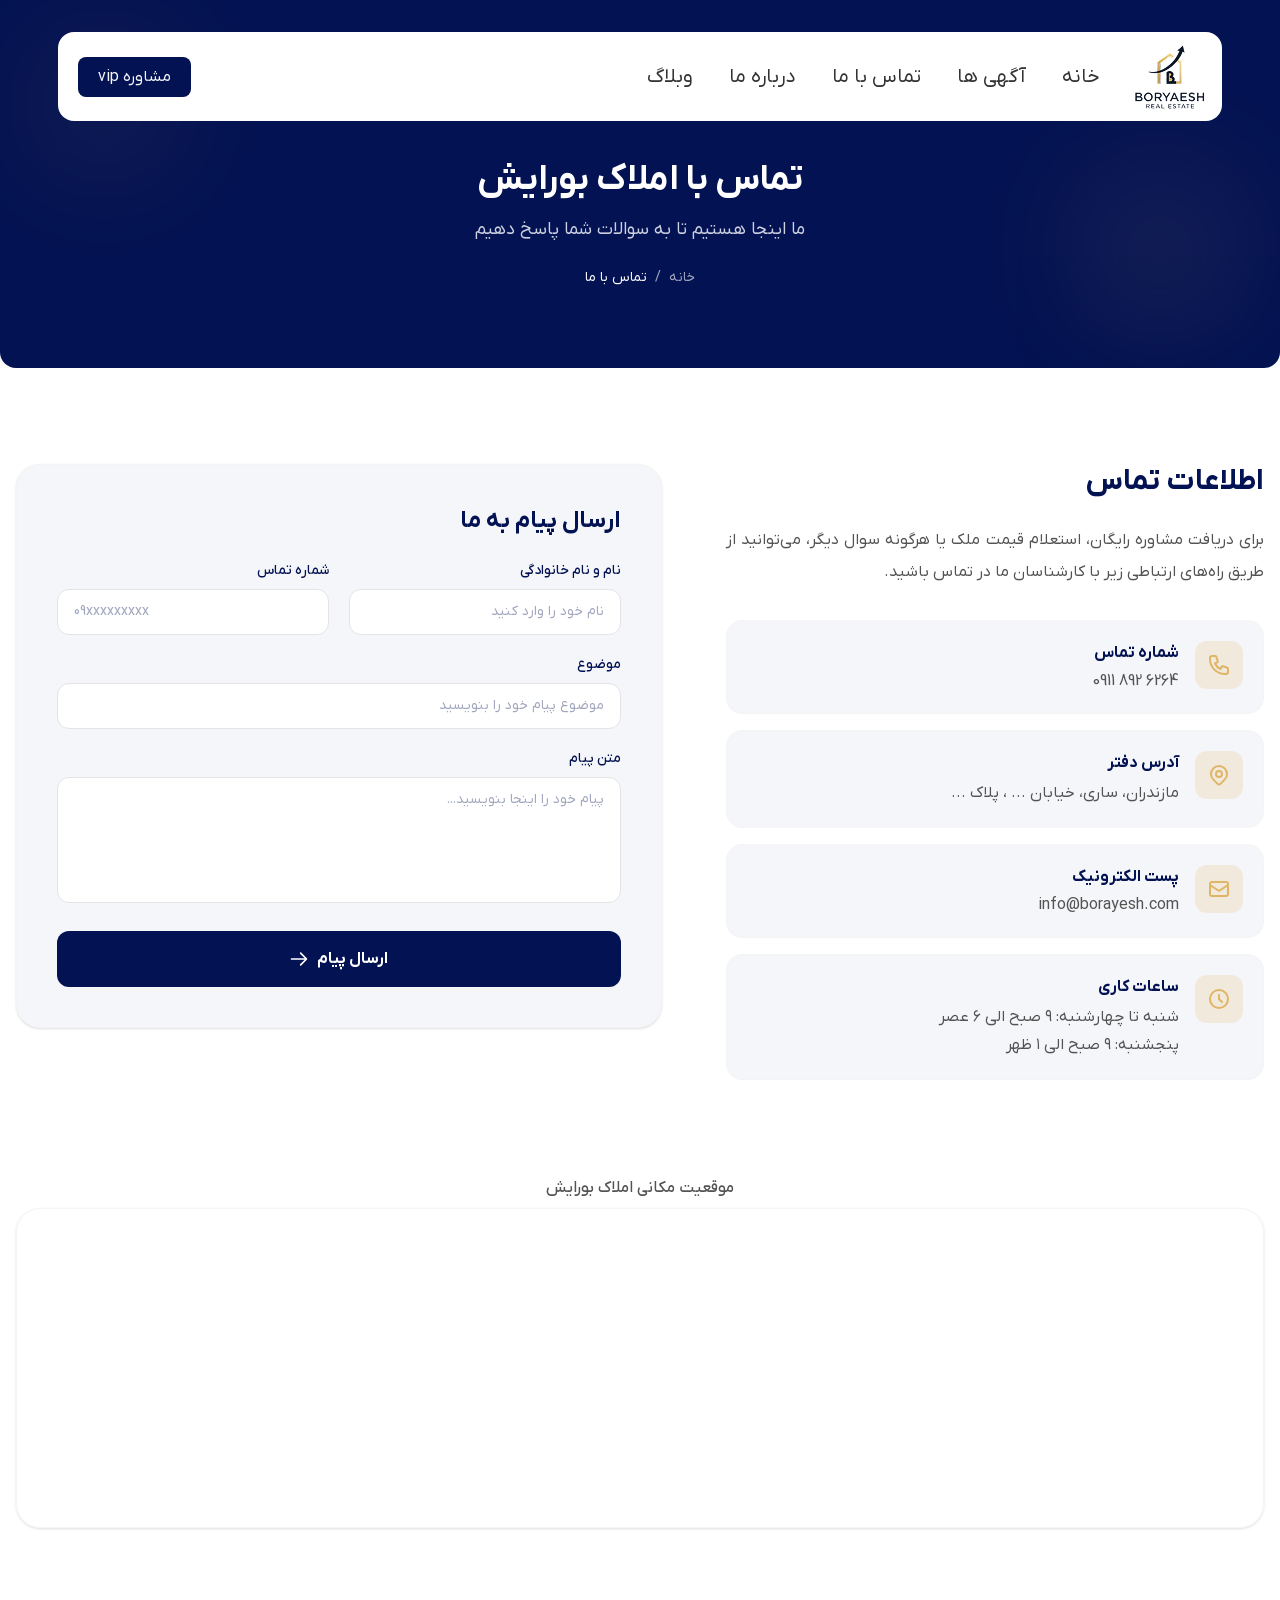
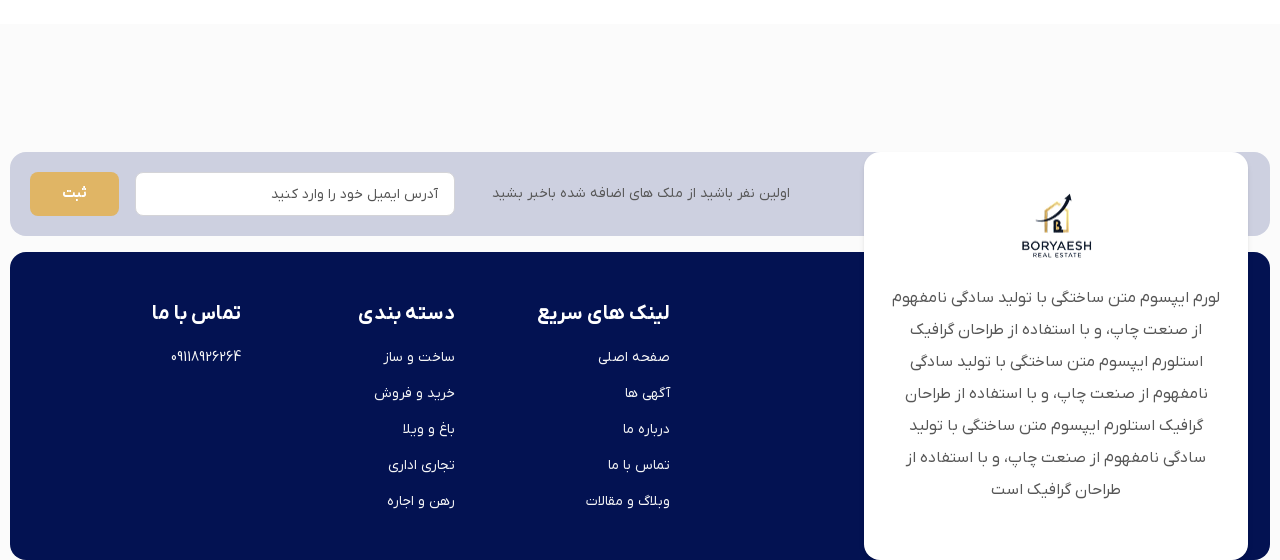
<file: pages/contact.html>
<!doctype html>
<html lang="fa" dir="rtl">
  <head>
    <meta charset="UTF-8" />
    <meta name="viewport" content="width=device-width, initial-scale=1.0" />
    <title>تماس با ما | املاک بورایش</title>
    <link rel="stylesheet" href="../styles/app.css" />
  </head>
  <body class="bg-main font-IRANYekan text-custom-3">
    <!-- app svg -->
    <svg aria-hidden="true" style="position: absolute; width: 0; height: 0; overflow: hidden">
      <symbol id="menu-open" xmlns="http://www.w3.org/2000/svg" viewBox="0 0 48 48">
        <linearGradient id="EIPc0qTNCX0EujYwtxKaXa" x1="12.066" x2="34.891" y1=".066" y2="22.891" gradientUnits="userSpaceOnUse">
          <stop offset=".237" stop-color="#1c36a6" />
          <stop offset=".85" stop-color="#031252" />
        </linearGradient>
        <path fill="url(#EIPc0qTNCX0EujYwtxKaXa)" d="M43,15H5c-1.1,0-2-0.9-2-2v-2c0-1.1,0.9-2,2-2h38c1.1,0,2,0.9,2,2v2C45,14.1,44.1,15,43,15z" />
        <linearGradient id="EIPc0qTNCX0EujYwtxKaXb" x1="12.066" x2="34.891" y1="12.066" y2="34.891" gradientUnits="userSpaceOnUse">
          <stop offset=".237" stop-color="#1c36a6" />
          <stop offset=".85" stop-color="#031252" />
        </linearGradient>
        <path fill="url(#EIPc0qTNCX0EujYwtxKaXb)" d="M43,27H5c-1.1,0-2-0.9-2-2v-2c0-1.1,0.9-2,2-2h38c1.1,0,2,0.9,2,2v2C45,26.1,44.1,27,43,27z" />
        <linearGradient id="EIPc0qTNCX0EujYwtxKaXc" x1="12.066" x2="34.891" y1="24.066" y2="46.891" gradientUnits="userSpaceOnUse">
          <stop offset=".237" stop-color="#1c36a6" />
          <stop offset=".85" stop-color="#031252" />
        </linearGradient>
        <path fill="url(#EIPc0qTNCX0EujYwtxKaXc)" d="M43,39H5c-1.1,0-2-0.9-2-2v-2c0-1.1,0.9-2,2-2h38c1.1,0,2,0.9,2,2v2C45,38.1,44.1,39,43,39z" />
      </symbol>
      <symbol id="menu-close" xmlns="http://www.w3.org/2000/svg" viewBox="0 0 48 48">
        <linearGradient id="hbE9Evnj3wAjjA2RX0We2a" x1="7.534" x2="27.557" y1="7.534" y2="27.557" gradientUnits="userSpaceOnUse">
          <stop offset="0" stop-color="#1c36a6" />
          <stop offset=".443" stop-color="#1c36a6" />
          <stop offset="1" stop-color="#031252" />
        </linearGradient>
        <path
          fill="url(#hbE9Evnj3wAjjA2RX0We2a)"
          d="M42.42,12.401c0.774-0.774,0.774-2.028,0-2.802L38.401,5.58c-0.774-0.774-2.028-0.774-2.802,0	L24,17.179L12.401,5.58c-0.774-0.774-2.028-0.774-2.802,0L5.58,9.599c-0.774,0.774-0.774,2.028,0,2.802L17.179,24L5.58,35.599	c-0.774,0.774-0.774,2.028,0,2.802l4.019,4.019c0.774,0.774,2.028,0.774,2.802,0L42.42,12.401z" />
        <linearGradient id="hbE9Evnj3wAjjA2RX0We2b" x1="27.373" x2="40.507" y1="27.373" y2="40.507" gradientUnits="userSpaceOnUse">
          <stop offset="0" stop-color="#031252" />
          <stop offset=".179" stop-color="#1c36a6" />
          <stop offset=".243" stop-color="#031252" />
        </linearGradient>
        <path fill="url(#hbE9Evnj3wAjjA2RX0We2b)" d="M24,30.821L35.599,42.42c0.774,0.774,2.028,0.774,2.802,0l4.019-4.019	c0.774-0.774,0.774-2.028,0-2.802L30.821,24L24,30.821z" />
      </symbol>
      <symbol id="apartments" viewBox="0 0 73 75" fill="none" xmlns="http://www.w3.org/2000/svg">
        <path d="M1 1V74H37L36.4965 1H1Z" fill="#030E43" stroke="#7C85AD" stroke-width="2" />
        <rect x="8.72711" y="9.79645" width="7.30346" height="7.30346" fill="white" stroke="#CDD0E0" stroke-width="0.903448" />
        <rect x="23.2105" y="9.79645" width="7.30346" height="7.30346" fill="white" stroke="#CDD0E0" stroke-width="0.903448" />
        <rect x="8.72711" y="26.4517" width="7.30346" height="7.30346" fill="white" stroke="#CDD0E0" stroke-width="0.903448" />
        <rect x="23.2105" y="26.4517" width="7.30346" height="7.30346" fill="white" stroke="#CDD0E0" stroke-width="0.903448" />
        <rect x="8.72711" y="43.3482" width="7.30346" height="7.30346" fill="white" stroke="#CDD0E0" stroke-width="0.903448" />
        <rect x="23.2105" y="43.3482" width="7.30346" height="7.30346" fill="white" stroke="#CDD0E0" stroke-width="0.903448" />
        <rect x="8.72711" y="60.2447" width="7.30346" height="7.30346" fill="white" stroke="#CDD0E0" stroke-width="0.903448" />
        <rect x="23.2105" y="60.2447" width="7.30346" height="7.30346" fill="white" stroke="#CDD0E0" stroke-width="0.903448" />
        <path d="M36 17V67.6898H70.2759L69.7966 17H36Z" fill="#CDD0E0" stroke="#030E43" stroke-width="4.51724" />
        <rect x="42.2447" y="30.4859" width="7.30346" height="7.30346" fill="white" stroke="#041562" stroke-width="0.903448" />
        <rect x="56.7281" y="30.4859" width="7.30346" height="7.30346" fill="white" stroke="#041562" stroke-width="0.903448" />
        <rect x="42.2447" y="47.3824" width="7.30346" height="7.30346" fill="white" stroke="#041562" stroke-width="0.903448" />
        <rect x="56.7281" y="47.3824" width="7.30346" height="7.30346" fill="white" stroke="#041562" stroke-width="0.903448" />
      </symbol>
      <symbol id="administrative-and-commercial" viewBox="0 0 70 67" fill="none" xmlns="http://www.w3.org/2000/svg">
        <rect x="0.5" y="19.6426" width="18.3463" height="46.8571" fill="#030E43" stroke="#7C85AD" />
        <rect x="7.13281" y="25.625" width="5.42838" height="5.9571" fill="white" stroke="#CDD0E0" />
        <rect x="7.13281" y="39.9824" width="5.42838" height="5.9571" fill="white" stroke="#CDD0E0" />
        <rect x="7.13281" y="54.3389" width="5.42838" height="5.9571" fill="white" stroke="#CDD0E0" />
        <path d="M52.8779 0.5V34H69.499V66.5H43.3301V54.7383H32.7412V66.5H19.8457V0.5H52.8779Z" fill="#030E43" stroke="#7C85AD" />
        <rect x="26.4785" y="11.2676" width="5.42838" height="5.9571" fill="white" stroke="#CDD0E0" />
        <rect x="26.4785" y="25.625" width="5.42838" height="5.9571" fill="white" stroke="#CDD0E0" />
        <rect x="26.4785" y="39.9814" width="5.42838" height="5.9571" fill="white" stroke="#CDD0E0" />
        <rect x="40.9141" y="10.96" width="6.42838" height="6.9571" fill="white" />
        <rect x="40.9141" y="25.3174" width="6.42838" height="6.9571" fill="white" />
        <rect x="40.9141" y="39.6738" width="6.42838" height="6.9571" fill="white" />
        <rect x="58.1738" y="39.3252" width="6.42838" height="6.9571" fill="white" />
        <rect x="58.1738" y="53.6826" width="6.42838" height="6.9571" fill="white" />
      </symbol>
      <symbol id="mortgage-and-rent" viewBox="0 0 71 69" fill="none" xmlns="http://www.w3.org/2000/svg">
        <path d="M52.9863 31.0439V67H32.376V50.6055H21.6094V67H1V31.0469L27.1328 8.79199L52.9863 31.0439Z" fill="#030E43" stroke="#7C85AD" stroke-width="2" />
        <path d="M37.2891 17.3088V1H69.5434L70.0009 67.6742H57.4194" stroke="#030E43" stroke-width="2" />
        <rect x="57.2734" y="8.47559" width="5.77764" height="6.1544" fill="#030E43" stroke="#7C85AD" stroke-width="2" />
        <rect x="44.0059" y="8.47559" width="5.77764" height="6.1544" fill="#030E43" stroke="#7C85AD" stroke-width="2" />
        <path d="M49.7842 27.1826V27.6738L49.3574 27.3262L49.3447 27.3164L49.332 27.3057L49.1709 27.1826H49.7842Z" fill="#030E43" stroke="#7C85AD" stroke-width="2" />
        <rect x="57.2734" y="27.1826" width="5.77764" height="6.1544" fill="#030E43" stroke="#7C85AD" stroke-width="2" />
        <rect x="57.2734" y="45.8896" width="5.77764" height="6.1544" fill="#030E43" stroke="#7C85AD" stroke-width="2" />
      </symbol>
      <symbol id="land" viewBox="0 0 74 70" fill="none" xmlns="http://www.w3.org/2000/svg">
        <path d="M1 67.7515V44.9023H9.54057H20.5213L42.2387 51.4934C42.2387 51.4934 44.4349 53.0314 42.2387 55.0087H57.1237C57.1237 55.0087 61.76 55.6678 61.76 58.0845V61.1604L32.9661 67.7515L9.54057 65.1151V67.7515H1Z" fill="#030E43" />
        <path
          d="M9.54057 44.9023H1V67.7515H9.54057V65.1151M9.54057 44.9023H20.5213L42.2387 51.4934C42.2387 51.4934 44.4349 53.0314 42.2387 55.0087M9.54057 44.9023V65.1151M42.2387 55.0087C36.3305 55.0087 27.1097 55.0087 27.1097 55.0087L21.9854 52.592M42.2387 55.0087C48.0517 55.0087 57.1237 55.0087 57.1237 55.0087C57.1237 55.0087 61.76 55.6678 61.76 58.0845C61.76 59.2857 61.76 61.1604 61.76 61.1604L32.9661 67.7515L9.54057 65.1151"
          stroke="#7C85AD"
          stroke-width="2" />
        <path d="M4.91992 41.3732V27.3458L38.1358 3.05371L71 27.3458V66.6737H53.92" stroke="#030E43" stroke-width="4.92103" />
        <rect x="30.6112" y="29.7646" width="4.6158" height="4.05783" fill="#030E43" stroke="#030E43" stroke-width="0.984207" />
        <rect x="40.6923" y="29.7646" width="4.6158" height="4.05783" fill="#030E43" stroke="#030E43" stroke-width="0.984207" />
        <rect x="40.6923" y="38.8407" width="4.6158" height="4.05783" fill="#030E43" stroke="#030E43" stroke-width="0.984207" />
        <rect x="30.6112" y="38.8407" width="4.6158" height="4.05783" fill="#030E43" stroke="#030E43" stroke-width="0.984207" />
      </symbol>
      <symbol id="villa" viewBox="0 0 82 57" fill="none" xmlns="http://www.w3.org/2000/svg">
        <path d="M64.0869 8.5L79.5 24.6094V54.5H2.5V26.2158L14.0557 8.5H64.0869Z" stroke="#030E43" stroke-width="5" />
        <path d="M18.5971 6L69 6L53.3885 24H7L18.5971 6Z" fill="#030E43" />
        <rect x="16" width="7" height="8" fill="#030E43" />
      </symbol>
      <symbol id="arrow-left" viewBox="0 0 20 14" fill="none" xmlns="http://www.w3.org/2000/svg">
        <path
          d="M0.295346 6.11231C0.340849 6.06858 0.510845 5.88349 0.670529 5.72981C1.60206 4.76738 4.03433 3.19358 5.30672 2.71193C5.49988 2.6351 5.98841 2.47153 6.25025 2.45996C6.50009 2.45996 6.73877 2.51531 6.96629 2.62436C7.25048 2.7772 7.47714 3.01844 7.60249 3.30262C7.68233 3.49925 7.80768 4.08994 7.80768 4.10069C7.93217 4.7459 8 5.79513 8 6.95497C8 8.0587 7.93217 9.06498 7.83 9.72092C7.81884 9.73245 7.69349 10.4653 7.55698 10.7164C7.30714 11.1758 6.81862 11.46 6.29575 11.46H6.25025C5.90938 11.4492 5.19339 11.1643 5.19339 11.1543C3.98883 10.6726 1.61408 9.17486 0.659368 8.1793C0.659368 8.1793 0.389787 7.92329 0.273023 7.76382C0.0910077 7.53416 0 7.24992 0 6.96577C0 6.64848 0.102169 6.35361 0.295346 6.11231Z"
          fill="#030E43" />
        <path opacity="0.4" d="M10.2934 5.7833L14.3511 5.45996C15.2617 5.45996 16 6.1316 16 6.95997C16 7.78834 15.2617 8.45996 14.3511 8.45996L10.2934 8.13676C9.57916 8.13676 9 7.60992 9 6.95997C9 6.30904 9.57916 5.7833 10.2934 5.7833Z" fill="#030E43" fill-opacity="0.51" />
      </symbol>
      <symbol id="cart-back-outline" viewBox="0 0 17 17" fill="none" xmlns="http://www.w3.org/2000/svg">
        <path
          d="M10.6894 3.25375L5.27331 7.89489C5.18606 7.9697 5.11602 8.0625 5.068 8.16692C5.01998 8.27134 4.99512 8.38491 4.99512 8.49985C4.99512 8.61478 5.01998 8.72836 5.068 8.83278C5.11602 8.9372 5.18606 9.03 5.27331 9.10481L10.6894 13.7459C11.2064 14.1889 12.0049 13.8216 12.0049 13.141V3.85739C12.0049 3.17672 11.2064 2.8095 10.6894 3.25375Z"
          fill="#030E43" />
      </symbol>
      <symbol id="cart-map" viewBox="0 0 16 16" fill="none" xmlns="http://www.w3.org/2000/svg">
        <path
          d="M14.13 5.47538C13.3833 2.19004 10.5176 0.710938 8.00022 0.710938C8.00022 0.710938 8.00022 0.710938 7.99311 0.710938C5.48286 0.710938 2.60998 2.18294 1.86331 5.46827C1.03131 9.13761 3.27842 12.2452 5.3122 14.2007C6.06598 14.926 7.0331 15.2887 8.00022 15.2887C8.96733 15.2887 9.93445 14.926 10.6811 14.2007C12.7149 12.2452 14.962 9.14471 14.13 5.47538ZM8.00022 9.03804C6.76288 9.03804 5.7602 8.03539 5.7602 6.79804C5.7602 5.56072 6.76288 4.55804 8.00022 4.55804C9.23755 4.55804 10.2402 5.56072 10.2402 6.79804C10.2402 8.03539 9.23755 9.03804 8.00022 9.03804Z"
          fill="#030E43" />
      </symbol>
      <symbol id="about-instagram" viewBox="0 0 19 19" fill="currentColor" xmlns="http://www.w3.org/2000/svg">
        <path
          d="M9.49623 1.71185C12.0333 1.71185 12.3312 1.72316 13.3339 1.76841C14.2613 1.80988 14.7627 1.96448 15.0982 2.09645C15.5431 2.26989 15.8597 2.47351 16.1915 2.80532C16.5232 3.13713 16.7306 3.45386 16.9002 3.89879C17.0284 4.23437 17.1867 4.73586 17.2282 5.66343C17.2734 6.6664 17.2847 6.96428 17.2847 9.50189C17.2847 12.0395 17.2734 12.3374 17.2282 13.3403C17.1867 14.2679 17.0321 14.7694 16.9002 15.105C16.7268 15.5499 16.5232 15.8666 16.1915 16.1985C15.8597 16.5303 15.5431 16.7376 15.0982 16.9073C14.7627 17.0355 14.2613 17.1939 13.3339 17.2354C12.3312 17.2806 12.0333 17.2919 9.49623 17.2919C6.95913 17.2919 6.66131 17.2806 5.65853 17.2354C4.73115 17.1939 4.22976 17.0393 3.89425 16.9073C3.4494 16.7339 3.13274 16.5303 2.80099 16.1985C2.46925 15.8666 2.2619 15.5499 2.09226 15.105C1.96409 14.7694 1.80575 14.2679 1.76429 13.3403C1.71905 12.3374 1.70774 12.0395 1.70774 9.50189C1.70774 6.96428 1.71905 6.6664 1.76429 5.66343C1.80575 4.73586 1.96032 4.23437 2.09226 3.89879C2.26567 3.45386 2.46925 3.13713 2.80099 2.80532C3.13274 2.47351 3.4494 2.26612 3.89425 2.09645C4.22976 1.96825 4.73115 1.80988 5.65853 1.76841C6.66131 1.71939 6.9629 1.71185 9.49623 1.71185ZM9.49623 0C6.91766 0 6.59345 0.0113118 5.57937 0.0565588C4.56905 0.101806 3.87917 0.263941 3.27599 0.497718C2.6502 0.739036 2.12242 1.06708 1.59464 1.59496C1.06687 2.12284 0.742659 2.6545 0.497619 3.27664C0.263889 3.87994 0.101786 4.56995 0.0565476 5.58424C0.0113095 6.59476 0 6.91903 0 9.49811C0 12.0772 0.0113095 12.4015 0.0565476 13.4158C0.101786 14.4263 0.263889 15.1163 0.497619 15.7234C0.738889 16.3493 1.06687 16.8772 1.59464 17.405C2.12242 17.9329 2.65397 18.2572 3.27599 18.5023C3.87917 18.7361 4.56905 18.8982 5.58314 18.9434C6.59722 18.9887 6.91766 19 9.5 19C12.0823 19 12.4028 18.9887 13.4169 18.9434C14.4272 18.8982 15.1171 18.7361 15.724 18.5023C16.3498 18.261 16.8776 17.9329 17.4054 17.405C17.9331 16.8772 18.2573 16.3455 18.5024 15.7234C18.7361 15.1201 18.8982 14.43 18.9435 13.4158C18.9887 12.4015 19 12.081 19 9.49811C19 6.91526 18.9887 6.59476 18.9435 5.58047C18.8982 4.56995 18.7361 3.87994 18.5024 3.27287C18.2611 2.64695 17.9331 2.11907 17.4054 1.59119C16.8776 1.06331 16.346 0.739036 15.724 0.493947C15.1208 0.260171 14.431 0.0980353 13.4169 0.0527883C12.399 0.0113118 12.0748 0 9.49623 0Z" />
        <path
          d="M9.5 5C7.017 5 5 7.01352 5 9.5C5 11.9865 7.01352 14 9.5 14C11.9865 14 14 11.9865 14 9.5C14 7.01352 11.9865 5 9.5 5ZM9.5 12.4177C7.8864 12.4177 6.57883 11.1101 6.57883 9.49652C6.57883 7.88292 7.8864 6.57535 9.5 6.57535C11.1136 6.57535 12.4212 7.88292 12.4212 9.49652C12.4212 11.1101 11.1136 12.4177 9.5 12.4177Z" />
        <path d="M14 5C14.5523 5 15 4.55228 15 4C15 3.44772 14.5523 3 14 3C13.4477 3 13 3.44772 13 4C13 4.55228 13.4477 5 14 5Z" fill="black" />
      </symbol>
      <symbol id="arrow-left-about" viewBox="0 0 20 14" fill="currentColor" xmlns="http://www.w3.org/2000/svg">
        <path
          d="M0.295346 6.11231C0.340849 6.06858 0.510845 5.88349 0.670529 5.72981C1.60206 4.76738 4.03433 3.19358 5.30672 2.71193C5.49988 2.6351 5.98841 2.47153 6.25025 2.45996C6.50009 2.45996 6.73877 2.51531 6.96629 2.62436C7.25048 2.7772 7.47714 3.01844 7.60249 3.30262C7.68233 3.49925 7.80768 4.08994 7.80768 4.10069C7.93217 4.7459 8 5.79513 8 6.95497C8 8.0587 7.93217 9.06498 7.83 9.72092C7.81884 9.73245 7.69349 10.4653 7.55698 10.7164C7.30714 11.1758 6.81862 11.46 6.29575 11.46H6.25025C5.90938 11.4492 5.19339 11.1643 5.19339 11.1543C3.98883 10.6726 1.61408 9.17486 0.659368 8.1793C0.659368 8.1793 0.389787 7.92329 0.273023 7.76382C0.0910077 7.53416 0 7.24992 0 6.96577C0 6.64848 0.102169 6.35361 0.295346 6.11231Z" />
        <path opacity="0.4" d="M10.2934 5.7833L14.3511 5.45996C15.2617 5.45996 16 6.1316 16 6.95997C16 7.78834 15.2617 8.45996 14.3511 8.45996L10.2934 8.13676C9.57916 8.13676 9 7.60992 9 6.95997C9 6.30904 9.57916 5.7833 10.2934 5.7833Z" fill-opacity="0.51" />
      </symbol>
      <symbol id="custom-arrow" viewBox="0 0 59 36" fill="none" xmlns="http://www.w3.org/2000/svg">
        <path
          d="M1.85204 0.476515C1.56292 0.00594925 0.947081 -0.141148 0.476515 0.147965C0.00594925 0.437078 -0.141148 1.05292 0.147965 1.52348L1 1L1.85204 0.476515ZM8.30839 8.03867L8.8585 7.20357V7.20357L8.30839 8.03867ZM20.1332 16.4061L20.7251 15.6001V15.6001L20.1332 16.4061ZM34.8732 18.9435L34.7139 17.9563V17.9563L34.8732 18.9435ZM40.4464 11.5358L39.8563 12.3431L40.4464 11.5358ZM31.8938 8.7248L32.1848 9.68152L31.8938 8.7248ZM33.4956 20.7362L32.737 21.3878L33.4956 20.7362ZM45.4044 27.577L44.9719 28.4786L45.1307 28.5548L45.3061 28.5721L45.4044 27.577ZM51.5273 28.4049L51.8066 27.4447L51.7829 27.4379L51.759 27.4322L51.5273 28.4049ZM57.6242 30.608C58.0789 30.2944 58.1933 29.6717 57.8797 29.217L52.7701 21.8081C52.4566 21.3535 51.8338 21.2391 51.3792 21.5527C50.9245 21.8662 50.8101 22.4889 51.1237 22.9436L55.6656 29.5293L49.0798 34.0712C48.6252 34.3847 48.5108 35.0075 48.8244 35.4621C49.1379 35.9168 49.7607 36.0311 50.2153 35.7176L57.6242 30.608ZM1 1L0.147965 1.52348C1.13872 3.13605 3.82641 6.28368 7.75828 8.87376L8.30839 8.03867L8.8585 7.20357C5.15684 4.76514 2.68085 1.82551 1.85204 0.476515L1 1ZM8.30839 8.03867L7.75828 8.87376C11.1943 11.1372 15.5793 14.3024 19.5413 17.2121L20.1332 16.4061L20.7251 15.6001C16.7628 12.6902 12.3414 9.4979 8.8585 7.20357L8.30839 8.03867ZM20.1332 16.4061L19.5413 17.2121C24.2041 20.6363 30.271 20.6993 35.0326 19.9307L34.8732 18.9435L34.7139 17.9563C30.1331 18.6957 24.7366 18.5461 20.7251 15.6001L20.1332 16.4061ZM34.8732 18.9435L35.0326 19.9307C36.0703 19.7632 37.246 19.3371 38.305 18.8477C39.3694 18.3558 40.3853 17.7676 41.1055 17.2324L40.509 16.4298L39.9125 15.6271C39.3279 16.0616 38.4375 16.5832 37.466 17.0322C36.489 17.4836 35.4993 17.8295 34.7139 17.9563L34.8732 18.9435ZM40.509 16.4298L41.1055 17.2324C41.8839 16.6539 42.3629 16.0189 42.5746 15.3065C42.7805 14.6135 42.692 13.976 42.5987 13.5015L41.6175 13.6944L40.6362 13.8873C40.7124 14.2746 40.7219 14.5199 40.6575 14.7367C40.5988 14.9342 40.4388 15.2359 39.9125 15.6271L40.509 16.4298ZM41.6175 13.6944L42.5987 13.5015C42.4123 12.5537 42.0318 11.4559 41.0365 10.7284L40.4464 11.5358L39.8563 12.3431C40.242 12.625 40.4837 13.1116 40.6362 13.8873L41.6175 13.6944ZM40.4464 11.5358L41.0365 10.7284C39.2849 9.44814 37.4916 8.55749 35.8777 8.05703C34.2967 7.56676 32.7664 7.41417 31.6028 7.76808L31.8938 8.7248L32.1848 9.68152C32.7935 9.49638 33.8686 9.52797 35.2853 9.96729C36.6692 10.3964 38.2661 11.1808 39.8563 12.3431L40.4464 11.5358ZM31.8938 8.7248L31.6028 7.76808C30.2377 8.18332 29.2805 9.50096 28.6832 10.6478C28.0606 11.8432 27.6598 13.1816 27.5662 14.0721L28.5607 14.1767L29.5552 14.2813C29.6182 13.6818 29.9295 12.5846 30.457 11.5717C31.0098 10.5103 31.6408 9.84699 32.1848 9.68152L31.8938 8.7248ZM28.5607 14.1767L27.5662 14.0721C27.4948 14.7506 27.746 15.3886 28.049 15.9203C28.3598 16.4656 28.8003 17.0274 29.2848 17.5886C29.7725 18.1535 30.3427 18.7607 30.9276 19.3878C31.5182 20.0211 32.1332 20.6848 32.737 21.3878L33.4956 20.7362L34.2542 20.0846C33.6211 19.3475 32.9812 18.6575 32.3902 18.0237C31.7934 17.3837 31.2551 16.8104 30.7987 16.2817C30.3391 15.7493 29.9999 15.3043 29.7866 14.93C29.5655 14.5421 29.5482 14.3477 29.5552 14.2813L28.5607 14.1767ZM33.4956 20.7362L32.737 21.3878C34.3821 23.303 36.5271 24.6186 38.6877 25.6782C39.7702 26.209 40.8755 26.6843 41.9363 27.1369C43.0055 27.593 44.0236 28.0236 44.9719 28.4786L45.4044 27.577L45.837 26.6754C44.8401 26.1971 43.7758 25.7472 42.7211 25.2973C41.658 24.8437 40.5976 24.3873 39.5683 23.8825C37.505 22.8706 35.6409 21.6991 34.2542 20.0846L33.4956 20.7362ZM45.4044 27.577L45.3061 28.5721C47.2418 28.7635 49.1921 28.8768 51.2957 29.3777L51.5273 28.4049L51.759 27.4322C49.4853 26.8906 47.3434 26.7638 45.5028 26.5818L45.4044 27.577ZM51.5273 28.4049L51.2481 29.3652C52.3473 29.6848 53.5755 30.1621 56.8758 30.7683L57.0565 29.7848L57.2372 28.8012C54.0639 28.2184 52.9639 27.7813 51.8066 27.4447L51.5273 28.4049Z"
          fill="#041562" />
      </symbol>
      <symbol id="social-instagram" viewBox="0 0 51 51" fill="none" xmlns="http://www.w3.org/2000/svg">
        <rect width="51" height="51" rx="25.5" fill="#CDD0E0" />
        <path
          d="M25.5042 12.9581C29.5924 12.9581 30.0723 12.9763 31.6882 13.0492C33.1825 13.116 33.9905 13.3651 34.5311 13.5777C35.2479 13.8571 35.7582 14.1852 36.2928 14.7197C36.8273 15.2543 37.1614 15.7646 37.4348 16.4814C37.6413 17.022 37.8965 17.8299 37.9633 19.3243C38.0362 20.9402 38.0544 21.4201 38.0544 25.5083C38.0544 29.5965 38.0362 30.0764 37.9633 31.6923C37.8965 33.1866 37.6474 33.9946 37.4348 34.5352C37.1554 35.252 36.8273 35.7623 36.2928 36.2969C35.7582 36.8314 35.2479 37.1655 34.5311 37.4389C33.9905 37.6454 33.1825 37.9006 31.6882 37.9674C30.0723 38.0403 29.5924 38.0585 25.5042 38.0585C21.4159 38.0585 20.936 38.0403 19.3202 37.9674C17.8258 37.9006 17.0179 37.6515 16.4773 37.4389C15.7605 37.1595 15.2502 36.8314 14.7156 36.2969C14.181 35.7623 13.8469 35.252 13.5736 34.5352C13.367 33.9946 13.1119 33.1866 13.0451 31.6923C12.9722 30.0764 12.954 29.5965 12.954 25.5083C12.954 21.4201 12.9722 20.9402 13.0451 19.3243C13.1119 17.8299 13.361 17.022 13.5736 16.4814C13.853 15.7646 14.181 15.2543 14.7156 14.7197C15.2502 14.1852 15.7605 13.8511 16.4773 13.5777C17.0179 13.3712 17.8258 13.116 19.3202 13.0492C20.936 12.9702 21.422 12.9581 25.5042 12.9581ZM25.5042 10.2002C21.3491 10.2002 20.8267 10.2184 19.1926 10.2913C17.5646 10.3642 16.453 10.6254 15.481 11.002C14.4726 11.3908 13.6222 11.9193 12.7717 12.7698C11.9213 13.6202 11.3989 14.4767 11.004 15.4791C10.6274 16.451 10.3662 17.5627 10.2933 19.1967C10.2204 20.8247 10.2021 21.3472 10.2021 25.5022C10.2021 29.6573 10.2204 30.1797 10.2933 31.8138C10.3662 33.4418 10.6274 34.5534 11.004 35.5315C11.3928 36.5398 11.9213 37.3903 12.7717 38.2407C13.6222 39.0912 14.4787 39.6136 15.481 40.0085C16.453 40.3851 17.5646 40.6463 19.1987 40.7192C20.8328 40.7921 21.3491 40.8103 25.5103 40.8103C29.6714 40.8103 30.1877 40.7921 31.8218 40.7192C33.4498 40.6463 34.5615 40.3851 35.5395 40.0085C36.5479 39.6197 37.3983 39.0912 38.2488 38.2407C39.0992 37.3903 39.6217 36.5338 40.0165 35.5315C40.3931 34.5595 40.6544 33.4478 40.7272 31.8138C40.8001 30.1797 40.8184 29.6633 40.8184 25.5022C40.8184 21.3411 40.8001 20.8247 40.7272 19.1907C40.6544 17.5627 40.3931 16.451 40.0165 15.473C39.6277 14.4646 39.0992 13.6141 38.2488 12.7637C37.3983 11.9132 36.5418 11.3908 35.5395 10.996C34.5676 10.6193 33.4559 10.3581 31.8218 10.2852C30.1817 10.2184 29.6592 10.2002 25.5042 10.2002Z"
          fill="#191D3A" />
        <path
          d="M25.5041 17.6475C21.1668 17.6475 17.6436 21.1647 17.6436 25.508C17.6436 29.8514 21.1608 33.3686 25.5041 33.3686C29.8475 33.3686 33.3647 29.8514 33.3647 25.508C33.3647 21.1647 29.8475 17.6475 25.5041 17.6475ZM25.5041 30.6047C22.6855 30.6047 20.4014 28.3206 20.4014 25.502C20.4014 22.6833 22.6855 20.3993 25.5041 20.3993C28.3228 20.3993 30.6068 22.6833 30.6068 25.502C30.6068 28.3206 28.3228 30.6047 25.5041 30.6047Z"
          fill="#030E43" />
        <path d="M33.6744 19.1662C34.6876 19.1662 35.5089 18.3448 35.5089 17.3316C35.5089 16.3184 34.6876 15.4971 33.6744 15.4971C32.6612 15.4971 31.8398 16.3184 31.8398 17.3316C31.8398 18.3448 32.6612 19.1662 33.6744 19.1662Z" fill="#030E43" />
      </symbol>
      <symbol id="social-whatsApp" viewBox="0 0 51 51" fill="none" xmlns="http://www.w3.org/2000/svg">
        <rect width="51" height="51" rx="25.5" fill="url(#paint0_linear_313_1182)" />
        <path
          d="M10.0322 40.3352L12.2187 32.3954C10.8669 30.065 10.1578 27.4257 10.1652 24.7276C10.1652 16.2732 17.0792 9.39941 25.5666 9.39941C29.6884 9.39941 33.5591 10.9947 36.4621 13.8913C39.3725 16.7878 40.9754 20.6401 40.968 24.735C40.968 33.1894 34.054 40.0632 25.5592 40.0632H25.5518C22.9738 40.0632 20.4402 39.4163 18.1872 38.1959L10.0322 40.3352ZM18.5787 35.4243L19.0441 35.7037C21.009 36.8652 23.2619 37.4754 25.5592 37.4828H25.5666C32.621 37.4828 38.3679 31.7705 38.3679 24.7423C38.3679 21.3385 37.0383 18.1405 34.6228 15.7292C32.2073 13.3179 28.9867 11.9946 25.5666 11.9946C18.5122 11.9872 12.7653 17.6994 12.7653 24.7276C12.7653 27.1316 13.4375 29.4768 14.7228 31.5059L15.0257 31.9911L13.733 36.6888L18.5787 35.4243Z"
          fill="white" />
        <path
          d="M10.5713 39.799L12.6839 32.1312C11.3764 29.889 10.6895 27.3379 10.6895 24.7354C10.6969 16.5751 17.3671 9.93652 25.5664 9.93652C29.5479 9.93652 33.2782 11.4804 36.0852 14.274C38.8922 17.0676 40.436 20.7876 40.436 24.7428C40.436 32.9031 33.7584 39.5417 25.5664 39.5417H25.559C23.0697 39.5417 20.6247 38.9168 18.453 37.7405L10.5713 39.799Z"
          fill="url(#paint1_linear_313_1182)" />
        <path
          d="M10.0322 40.3352L12.2187 32.3954C10.8669 30.065 10.1578 27.4257 10.1652 24.7276C10.1652 16.2732 17.0792 9.39941 25.5666 9.39941C29.6884 9.39941 33.5591 10.9947 36.4621 13.8913C39.3725 16.7878 40.9754 20.6401 40.968 24.735C40.968 33.1894 34.054 40.0632 25.5592 40.0632H25.5518C22.9738 40.0632 20.4402 39.4163 18.1872 38.1959L10.0322 40.3352ZM18.5787 35.4243L19.0441 35.7037C21.009 36.8652 23.2619 37.4754 25.5592 37.4828H25.5666C32.621 37.4828 38.3679 31.7705 38.3679 24.7423C38.3679 21.3385 37.0383 18.1405 34.6228 15.7292C32.2073 13.3179 28.9867 11.9946 25.5666 11.9946C18.5122 11.9872 12.7653 17.6994 12.7653 24.7276C12.7653 27.1316 13.4375 29.4768 14.7228 31.5059L15.0257 31.9911L13.733 36.6888L18.5787 35.4243Z"
          fill="url(#paint2_linear_313_1182)" />
        <path
          fill-rule="evenodd"
          clip-rule="evenodd"
          d="M21.7172 18.317C21.4292 17.6774 21.1263 17.6627 20.853 17.6553C20.6314 17.6479 20.3729 17.6479 20.1143 17.6479C19.8558 17.6479 19.4421 17.7435 19.0876 18.1258C18.733 18.5081 17.7432 19.4344 17.7432 21.3238C17.7432 23.2058 19.1245 25.029 19.3165 25.2863C19.5086 25.5436 21.9832 29.5356 25.8908 31.0721C29.141 32.3513 29.8058 32.094 30.5075 32.0278C31.2092 31.9616 32.7826 31.1015 33.1076 30.2046C33.4253 29.3077 33.4253 28.5431 33.3292 28.3814C33.2332 28.2197 32.9747 28.1241 32.5906 27.9329C32.2065 27.7418 30.3154 26.8155 29.9609 26.6832C29.6063 26.5582 29.3478 26.492 29.0966 26.8743C28.8381 27.2566 28.0994 28.1167 27.8778 28.374C27.6562 28.6313 27.4272 28.6607 27.0431 28.4696C26.659 28.2785 25.418 27.8741 23.9481 26.5655C22.8031 25.551 22.0275 24.2939 21.8059 23.9116C21.5843 23.5293 21.7837 23.3234 21.9758 23.1323C22.1457 22.9632 22.3599 22.6838 22.552 22.4633C22.744 22.2427 22.8105 22.081 22.9361 21.8237C23.0616 21.5664 23.0025 21.3458 22.9065 21.1547C22.8105 20.9709 22.057 19.0742 21.7172 18.317Z"
          fill="white" />
        <defs>
          <linearGradient id="paint0_linear_313_1182" x1="25.4987" y1="50.9975" x2="25.4987" y2="-0.00178436" gradientUnits="userSpaceOnUse">
            <stop stop-color="#20B038" />
            <stop offset="1" stop-color="#60D66A" />
          </linearGradient>
          <linearGradient id="paint1_linear_313_1182" x1="25.5029" y1="39.7975" x2="25.5029" y2="9.93548" gradientUnits="userSpaceOnUse">
            <stop stop-color="#20B038" />
            <stop offset="1" stop-color="#60D66A" />
          </linearGradient>
          <linearGradient id="paint2_linear_313_1182" x1="25.5031" y1="40.3323" x2="25.5031" y2="9.39941" gradientUnits="userSpaceOnUse">
            <stop stop-color="#F9F9F9" />
            <stop offset="1" stop-color="white" />
          </linearGradient>
        </defs>
      </symbol>
      <symbol id="social-telegram" viewBox="0 0 51 51" fill="none" xmlns="http://www.w3.org/2000/svg">
        <rect width="51" height="51" rx="25.5" fill="url(#paint0_linear_313_1181)" />
        <path
          fill-rule="evenodd"
          clip-rule="evenodd"
          d="M11.5434 25.2309C18.9772 21.9921 23.9342 19.8569 26.4144 18.8253C33.4961 15.8798 34.9676 15.3681 35.9267 15.3513C36.1376 15.3475 36.6093 15.3998 36.9148 15.6477C37.1728 15.8571 37.2437 16.1398 37.2777 16.3383C37.3117 16.5368 37.354 16.9889 37.3204 17.3421C36.9366 21.3743 35.2761 31.1593 34.4313 35.6753C34.0739 37.5863 33.37 38.227 32.6886 38.2897C31.2078 38.4259 30.0833 37.311 28.6491 36.3709C26.4047 34.8997 25.1368 33.9839 22.9583 32.5483C20.4407 30.8892 22.0727 29.9773 23.5075 28.4871C23.883 28.0971 30.4076 22.1624 30.5339 21.6241C30.5497 21.5568 30.5644 21.3058 30.4153 21.1732C30.2662 21.0407 30.0461 21.086 29.8873 21.1221C29.6622 21.1732 26.0768 23.543 19.1312 28.2314C18.1136 28.9303 17.1918 29.2707 16.3659 29.2529C15.4554 29.2332 13.704 28.7381 12.402 28.3149C10.8051 27.7958 9.53584 27.5213 9.64636 26.6397C9.70392 26.1805 10.3363 25.7109 11.5434 25.2309Z"
          fill="white" />
        <defs>
          <linearGradient id="paint0_linear_313_1181" x1="25.5" y1="0" x2="25.5" y2="50.6218" gradientUnits="userSpaceOnUse">
            <stop stop-color="#2AABEE" />
            <stop offset="1" stop-color="#229ED9" />
          </linearGradient>
        </defs>
      </symbol>
      <symbol id="blog-comment" viewBox="0 0 16 14" fill="none" xmlns="http://www.w3.org/2000/svg">
        <path
          d="M4.40091 5.35677C4.91832 5.35677 5.37487 5.81332 5.37487 6.33073C5.37487 6.87858 4.91832 7.30469 4.40091 7.30469C3.85306 7.30469 3.42695 6.87858 3.42695 6.33073C3.42695 5.81332 3.85306 5.35677 4.40091 5.35677ZM7.80976 5.35677C8.32717 5.35677 8.78372 5.81332 8.78372 6.33073C8.78372 6.87858 8.32717 7.30469 7.80976 7.30469C7.26191 7.30469 6.83581 6.87858 6.83581 6.33073C6.83581 5.81332 7.26191 5.35677 7.80976 5.35677ZM11.2186 5.35677C11.736 5.35677 12.1926 5.81332 12.1926 6.33073C12.1926 6.87858 11.736 7.30469 11.2186 7.30469C10.6708 7.30469 10.2447 6.87858 10.2447 6.33073C10.2447 5.81332 10.6708 5.35677 11.2186 5.35677ZM7.80976 0C12.1013 0 15.6015 2.861 15.6015 6.33073C15.6015 9.83089 12.1013 12.6615 7.80976 12.6615C6.80536 12.6615 5.86185 12.5093 4.97919 12.2354C4.09654 12.8745 2.60517 13.6354 0.74856 13.6354C0.444203 13.6354 0.170277 13.4832 0.0485327 13.2093C-0.0427757 12.9354 -0.01234 12.631 0.200714 12.418C0.23115 12.418 1.17467 11.3831 1.60078 10.1961C0.596382 9.13086 0.0180971 7.79167 0.0180971 6.33073C0.0180971 2.861 3.48783 0 7.80976 0ZM7.80976 11.2005C11.2795 11.2005 14.1405 9.03955 14.1405 6.33073C14.1405 3.65234 11.2795 1.46094 7.80976 1.46094C4.30961 1.46094 1.47904 3.65234 1.47904 6.33073C1.47904 7.63949 2.11819 8.61345 2.66605 9.19173L3.3052 9.86133L2.9704 10.7135C2.81823 11.1396 2.60517 11.5658 2.36169 11.931C3.09215 11.6875 3.70088 11.3527 4.12698 11.0483L4.70527 10.6222L5.4053 10.8353C6.1662 11.0788 6.98799 11.2005 7.80976 11.2005Z"
          fill="#A2A2A2" />
      </symbol>
      <symbol id="blog-calendar" viewBox="0 0 18 16" fill="none" xmlns="http://www.w3.org/2000/svg">
        <path
          d="M15.7839 0C16.6682 0 17.4167 0.748378 17.4167 1.63281V13.6068C17.4167 14.5252 16.6682 15.2396 15.7839 15.2396H1.63281C0.714356 15.2396 0 14.5252 0 13.6068V1.63281C0 0.748378 0.714356 0 1.63281 0H15.7839ZM15.5797 13.6068C15.6818 13.6068 15.7839 13.5387 15.7839 13.4027V1.83692C15.7839 1.73486 15.6818 1.63281 15.5797 1.63281H1.83692C1.70085 1.63281 1.63281 1.73486 1.63281 1.83692V13.4027C1.63281 13.5387 1.70085 13.6068 1.83692 13.6068H15.5797ZM14.151 10.4772V11.2936C14.151 11.5317 13.9469 11.7018 13.7428 11.7018H6.93945C6.70133 11.7018 6.53125 11.5317 6.53125 11.2936V10.4772C6.53125 10.2731 6.70133 10.069 6.93945 10.069H13.7428C13.9469 10.069 14.151 10.2731 14.151 10.4772ZM14.151 7.21159V8.02799C14.151 8.26611 13.9469 8.43619 13.7428 8.43619H6.93945C6.70133 8.43619 6.53125 8.26611 6.53125 8.02799V7.21159C6.53125 7.00748 6.70133 6.80338 6.93945 6.80338H13.7428C13.9469 6.80338 14.151 7.00748 14.151 7.21159ZM14.151 3.94597V4.76237C14.151 5.00048 13.9469 5.17056 13.7428 5.17056H6.93945C6.70133 5.17056 6.53125 5.00048 6.53125 4.76237V3.94597C6.53125 3.74186 6.70133 3.53775 6.93945 3.53775H13.7428C13.9469 3.53775 14.151 3.74186 14.151 3.94597ZM5.57878 4.35417C5.57878 5.03451 5.0005 5.57878 4.35416 5.57878C3.67382 5.57878 3.12955 5.03451 3.12955 4.35417C3.12955 3.70785 3.67382 3.12955 4.35416 3.12955C5.0005 3.12955 5.57878 3.70785 5.57878 4.35417ZM5.57878 7.61979C5.57878 8.30013 5.0005 8.84441 4.35416 8.84441C3.67382 8.84441 3.12955 8.30013 3.12955 7.61979C3.12955 6.97348 3.67382 6.39518 4.35416 6.39518C5.0005 6.39518 5.57878 6.97348 5.57878 7.61979ZM5.57878 10.8854C5.57878 11.5658 5.0005 12.11 4.35416 12.11C3.67382 12.11 3.12955 11.5658 3.12955 10.8854C3.12955 10.2391 3.67382 9.6608 4.35416 9.6608C5.0005 9.6608 5.57878 10.2391 5.57878 10.8854Z"
          fill="#A2A2A2" />
      </symbol>
      <symbol id="blog-arrow-left" viewBox="0 0 16 16" fill="currentColor" xmlns="http://www.w3.org/2000/svg">
        <path
          d="M9.05273 14.335L8.27929 15.1084C7.92773 15.4248 7.40039 15.4248 7.08398 15.1084L0.263676 8.25293C-0.0878919 7.93652 -0.0878919 7.40918 0.263676 7.09278L7.08398 0.237305C7.40039 -0.0791016 7.96289 -0.0791016 8.27929 0.237305L9.05273 1.01075C9.40429 1.36231 9.36914 1.88965 9.05273 2.24121L4.79882 6.24902H14.9238C15.3809 6.24902 15.7676 6.63575 15.7676 7.09278V8.21778C15.7676 8.70996 15.3809 9.06152 14.9238 9.06152H4.79882L9.05273 13.1045C9.36914 13.456 9.40429 13.9834 9.05273 14.335Z" />
      </symbol>
    </svg>
    <!-- app header desktop -->
    <header class="fixed top-8 right-0 left-0 z-50 hidden md:flex items-center justify-between w-[95%] lg:w-[91%] h-22.25 mx-auto bg-white rounded-2xl">
      <!-- app logo & menu -->
      <div class="flex items-center gap-x-2 lg:gap-x-4">
        <!-- app logo -->
        <img src="../images/hedaer-logo.png" alt="logo website" />
        <!-- app menu -->
        <ul class="flex items-center justify-between gap-x-5 lg:gap-x-9 text-header-menu text-xl">
          <li>
            <a href="../index.html" class="hover:text-hover-link transition-all">خانه</a>
          </li>
          <li>
            <a href="./ads.html" class="hover:text-hover-link transition-all">آگهی ها</a>
          </li>
          <li>
            <a href="./contact.html" class="hover:text-hover-link transition-all">تماس با ما</a>
          </li>
          <li>
            <a href="./about.html" class="hover:text-hover-link transition-all">درباره ما</a>
          </li>
          <li>
            <a href="./blog.html" class="hover:text-hover-link transition-all">وبلاگ</a>
          </li>
        </ul>
      </div>
      <!-- app vip consulting  -->
      <div>
        <a href="#" class="open-vip-modal vip-link block py-2 px-5 mx-2 lg:mx-5 text-header-link-text bg-header-link-bg rounded-lg">مشاوره vip</a>
      </div>
    </header>
    <!-- app header mobile -->
    <div class="fixed inset-x-0 top-0 z-50 h-22.25 flex items-center justify-between md:hidden w-full bg-white">
      <!-- open mobile menu -->
      <div class="open-mobile-menu relative z-10">
        <svg class="w-12 h-12 mr-2">
          <use href="#menu-open"></use>
        </svg>
      </div>
      <!-- mobile menu -->
      <div class="mobile-menu fixed inset-y-0 z-60 overflow-y-auto -right-64 top-0 bottom-0 w-64 bg-custom-1 transition-all border-l border-l-custom-2">
        <!-- mobile menu content -->
        <div class="relative flex flex-col px-5 h-full">
          <div class="flex w-full justify-center items-center border-b border-b-custom-2 pb-4 mb-6">
            <img src="../images/hedaer-logo.png" alt="website logo" class="mx-auto" />
          </div>
          <ul class="flex flex-col items-start gap-y-5 text-header-menu text-lg w-[50%] child:cursor-pointer">
            <li>
              <a href="../index.html" class="inline-block">خانه</a>
            </li>
            <li>
              <a href="./ads.html" class="inline-block">آگهی ها</a>
            </li>
            <li>
              <a href="./contact.html" class="inline-block">تماس با ما</a>
            </li>
            <li>
              <a href="./about.html" class="inline-block">درباره ما</a>
            </li>
            <li>
              <a href="./blog.html" class="inline-block">وبلاگ</a>
            </li>
          </ul>
        </div>
        <!-- close mobile menu -->
        <div class="absolute top-4 left-4 z-70 close-mobile-menu">
          <svg class="w-8 h-8">
            <use href="#menu-close"></use>
          </svg>
        </div>
      </div>
      <!-- app logo — دقیقاً وسط صفحه در موبایل -->
      <img src="../images/hedaer-logo.png" alt="logo website" class="absolute left-1/2 top-1/2 -translate-x-1/2 -translate-y-1/2 pointer-events-none" />
      <!-- app vip consulting  -->
      <div class="relative z-10">
        <a href="#" class="open-vip-modal inline-block py-2 px-2 ml-2 text-sm text-header-link-text bg-header-link-bg rounded-lg">مشاوره vip</a>
      </div>
    </div>

    <!-- ==================== HERO / BREADCRUMB ==================== -->
    <section class="bg-custom-7 pb-16 pt-36 md:pb-20 lg:pt-40 relative overflow-hidden rounded-b-2xl">
      <div class="container mx-auto px-4 text-center relative z-10">
        <h1 class="text-3xl md:text-4xl font-IRANYekanBold text-white mb-4">تماس با املاک بورایش</h1>
        <p class="text-custom-1 text-lg mb-6">ما اینجا هستیم تا به سوالات شما پاسخ دهیم</p>
        <nav class="flex items-center justify-center gap-2 text-sm text-custom-2">
          <a href="../index.html" class="hover:text-custom-5 transition-colors">خانه</a>
          <span>/</span>
          <span class="text-white">تماس با ما</span>
        </nav>
      </div>
      <!-- Decorative Background -->
      <div class="absolute top-0 left-0 w-full h-full opacity-10">
        <div class="absolute top-10 left-10 w-32 h-32 bg-custom-5 rounded-full blur-3xl"></div>
        <div class="absolute bottom-10 right-10 w-40 h-40 bg-custom-5 rounded-full blur-3xl"></div>
      </div>
    </section>

    <!-- ==================== CONTACT INFO & FORM ==================== -->
    <section class="py-16 md:py-24 bg-white">
      <div class="container mx-auto px-4">
        <div class="grid lg:grid-cols-[minmax(0,1fr)_minmax(0,1.2fr)] gap-10 lg:gap-16">
          <!-- Contact Info -->
          <div class="space-y-6">
            <h2 class="text-2xl md:text-3xl font-IRANYekanBold text-custom-7">اطلاعات تماس</h2>
            <p class="text-custom-3 leading-8 text-justify">برای دریافت مشاوره رایگان، استعلام قیمت ملک یا هرگونه سوال دیگر، می‌توانید از طریق راه‌های ارتباطی زیر با کارشناسان ما در تماس باشید.</p>

            <!-- Info Cards -->
            <div class="space-y-4 mt-8">
              <!-- Phone -->
              <div class="flex items-start gap-4 p-5 bg-custom-9 rounded-2xl border border-zinc-100 hover:shadow-md transition-all">
                <div class="w-12 h-12 bg-custom-5/20 text-custom-5 rounded-xl flex items-center justify-center shrink-0">
                  <svg xmlns="http://www.w3.org/2000/svg" class="h-6 w-6" fill="none" viewBox="0 0 24 24" stroke="currentColor">
                    <path
                      stroke-linecap="round"
                      stroke-linejoin="round"
                      stroke-width="2"
                      d="M3 5a2 2 0 012-2h3.28a1 1 0 01.948.684l1.498 4.493a1 1 0 01-.502 1.21l-2.257 1.13a11.042 11.042 0 005.516 5.516l1.13-2.257a1 1 0 011.21-.502l4.493 1.498a1 1 0 01.684.949V19a2 2 0 01-2 2h-1C9.716 21 3 14.284 3 6V5z" />
                  </svg>
                </div>
                <div>
                  <h3 class="font-IRANYekanBold text-custom-7 mb-1">شماره تماس</h3>
                  <a href="tel:09118926264" class="text-custom-3 hover:text-custom-5 transition-colors" dir="ltr">0911 892 6264</a>
                </div>
              </div>

              <!-- Address -->
              <div class="flex items-start gap-4 p-5 bg-custom-9 rounded-2xl border border-zinc-100 hover:shadow-md transition-all">
                <div class="w-12 h-12 bg-custom-5/20 text-custom-5 rounded-xl flex items-center justify-center shrink-0">
                  <svg xmlns="http://www.w3.org/2000/svg" class="h-6 w-6" fill="none" viewBox="0 0 24 24" stroke="currentColor">
                    <path stroke-linecap="round" stroke-linejoin="round" stroke-width="2" d="M17.657 16.657L13.414 20.9a1.998 1.998 0 01-2.827 0l-4.244-4.243a8 8 0 1111.314 0z" />
                    <path stroke-linecap="round" stroke-linejoin="round" stroke-width="2" d="M15 11a3 3 0 11-6 0 3 3 0 016 0z" />
                  </svg>
                </div>
                <div>
                  <h3 class="font-IRANYekanBold text-custom-7 mb-1">آدرس دفتر</h3>
                  <p class="text-custom-3 leading-7">مازندران، ساری، خیابان ... ، پلاک ...</p>
                </div>
              </div>

              <!-- Email -->
              <div class="flex items-start gap-4 p-5 bg-custom-9 rounded-2xl border border-zinc-100 hover:shadow-md transition-all">
                <div class="w-12 h-12 bg-custom-5/20 text-custom-5 rounded-xl flex items-center justify-center shrink-0">
                  <svg xmlns="http://www.w3.org/2000/svg" class="h-6 w-6" fill="none" viewBox="0 0 24 24" stroke="currentColor">
                    <path stroke-linecap="round" stroke-linejoin="round" stroke-width="2" d="M3 8l7.89 5.26a2 2 0 002.22 0L21 8M5 19h14a2 2 0 002-2V7a2 2 0 00-2-2H5a2 2 0 00-2 2v10a2 2 0 002 2z" />
                  </svg>
                </div>
                <div>
                  <h3 class="font-IRANYekanBold text-custom-7 mb-1">پست الکترونیک</h3>
                  <a href="mailto:info@borayesh.com" class="text-custom-3 hover:text-custom-5 transition-colors">info@borayesh.com</a>
                </div>
              </div>

              <!-- Time -->
              <div class="flex items-start gap-4 p-5 bg-custom-9 rounded-2xl border border-zinc-100 hover:shadow-md transition-all">
                <div class="w-12 h-12 bg-custom-5/20 text-custom-5 rounded-xl flex items-center justify-center shrink-0">
                  <svg xmlns="http://www.w3.org/2000/svg" class="h-6 w-6" fill="none" viewBox="0 0 24 24" stroke="currentColor"><path stroke-linecap="round" stroke-linejoin="round" stroke-width="2" d="M12 8v4l3 3m6-3a9 9 0 11-18 0 9 9 0 0118 0z" /></svg>
                </div>
                <div>
                  <h3 class="font-IRANYekanBold text-custom-7 mb-1">ساعات کاری</h3>
                  <p class="text-custom-3 leading-7">
                    شنبه تا چهارشنبه: ۹ صبح الی ۶ عصر
                    <br />
                    پنجشنبه: ۹ صبح الی ۱ ظهر
                  </p>
                </div>
              </div>
            </div>
          </div>

          <!-- Contact Form -->
          <div class="bg-custom-9 p-6 md:p-10 rounded-3xl border border-zinc-100 shadow-sm h-fit">
            <h2 class="text-2xl font-IRANYekanBold text-custom-7 mb-6">ارسال پیام به ما</h2>
            <form class="space-y-5">
              <div class="grid sm:grid-cols-2 gap-5">
                <div>
                  <label class="block text-sm font-IRANYekanMedium text-custom-7 mb-2">نام و نام خانوادگی</label>
                  <input type="text" class="w-full bg-white border border-zinc-200 rounded-xl px-4 py-3 text-sm text-custom-3 placeholder:text-custom-2 focus:outline-none focus:border-custom-5 transition-colors" placeholder="نام خود را وارد کنید" />
                </div>
                <div>
                  <label class="block text-sm font-IRANYekanMedium text-custom-7 mb-2">شماره تماس</label>
                  <input type="tel" class="w-full bg-white border border-zinc-200 rounded-xl px-4 py-3 text-sm text-custom-3 placeholder:text-custom-2 focus:outline-none focus:border-custom-5 transition-colors" placeholder="09xxxxxxxxx" dir="ltr" />
                </div>
              </div>
              <div>
                <label class="block text-sm font-IRANYekanMedium text-custom-7 mb-2">موضوع</label>
                <input type="text" class="w-full bg-white border border-zinc-200 rounded-xl px-4 py-3 text-sm text-custom-3 placeholder:text-custom-2 focus:outline-none focus:border-custom-5 transition-colors" placeholder="موضوع پیام خود را بنویسید" />
              </div>
              <div>
                <label class="block text-sm font-IRANYekanMedium text-custom-7 mb-2">متن پیام</label>
                <textarea rows="5" class="w-full bg-white border border-zinc-200 rounded-xl px-4 py-3 text-sm text-custom-3 placeholder:text-custom-2 focus:outline-none focus:border-custom-5 transition-colors resize-none" placeholder="پیام خود را اینجا بنویسید..."></textarea>
              </div>
              <button type="submit" class="w-full bg-custom-7 text-white font-IRANYekanBold py-4 rounded-xl hover:bg-custom-5 transition-colors flex items-center justify-center gap-2">
                ارسال پیام
                <svg xmlns="http://www.w3.org/2000/svg" class="h-5 w-5" fill="none" viewBox="0 0 24 24" stroke="currentColor"><path stroke-linecap="round" stroke-linejoin="round" stroke-width="2" d="M14 5l7 7m0 0l-7 7m7-7H3" /></svg>
              </button>
            </form>
          </div>
        </div>
      </div>
    </section>

    <!-- ==================== MAP SECTION ==================== -->
    <section class="pb-16 md:pb-24 bg-white">
      <div class="container mx-auto px-4">
        <p class="text-center mb-2 font-IRANYekanMedium">موقعیت مکانی املاک بورایش</p>
        <div class="rounded-3xl overflow-hidden border border-zinc-100 shadow-sm h-80">
          <iframe src="https://www.google.com/maps?q=36.72891975919963,51.09809508286483&z=16&output=embed" width="100%" height="100%" style="border: 0" allowfullscreen="" loading="lazy" referrerpolicy="no-referrer-when-downgrade"></iframe>
        </div>
      </div>
    </section>

    <!-- app footer -->
    <!-- app footer section -->
    <footer class="relative mt-24 lg:mt-32">
      <div class="container relative px-4 md:px-2.5">
        <!-- cart logo and descrption -->
        <div class="relative z-20 mx-auto mb-6 w-full max-w-sm rounded-2xl bg-white p-6 shadow-md lg:absolute lg:top-0 lg:bottom-0 lg:right-8 lg:mb-0 lg:max-w-xs lg:p-7 xl:max-w-sm">
          <div class="flex flex-col items-center text-center gap-3">
            <img src="../images/hedaer-logo.png" alt="لوگو املاک بورایش" class="h-22.5 w-26.5" />
            <p class="leading-8 text-custom-4">
              لورم ایپسوم متن ساختگی با تولید سادگی نامفهوم از صنعت چاپ، و با استفاده از طراحان گرافیک استلورم ایپسوم متن ساختگی با تولید سادگی نامفهوم از صنعت چاپ، و با استفاده از طراحان گرافیک استلورم ایپسوم متن ساختگی با تولید سادگی نامفهوم از صنعت چاپ، و با استفاده از طراحان گرافیک است
            </p>
          </div>
        </div>

        <!-- newsletter strip-->
        <div class="relative z-10 rounded-2xl bg-custom-1 p-4 sm:p-5 lg:pr-90 xl:pr-120">
          <div class="flex flex-col-reverse items-stretch gap-3 sm:flex-row-reverse sm:items-center sm:justify-between sm:gap-4">
            <button type="button" class="h-11 shrink-0 rounded-lg bg-custom-5 hover:bg-custom-7 px-8 text-sm font-IRANYekanBold text-white transition hover:-translate-y-0.5 hover:shadow-md sm:order-1 cursor-pointer">ثبت</button>

            <label class="sm:order-2 sm:flex-1">
              <span class="sr-only">آدرس ایمیل</span>
              <input type="email" name="newsletter-email" placeholder="آدرس ایمیل خود را وارد کنید" class="h-11 w-full rounded-lg border border-zinc-300 bg-white px-4 text-sm text-custom-4 placeholder:text-custom-3 focus:border-custom-5 focus:outline-none" />
            </label>

            <p class="text-center text-sm text-custom-4 sm:order-3 sm:flex-1 sm:text-right">اولین نفر باشید از ملک های اضافه شده باخبر بشید</p>
          </div>
        </div>

        <!-- section bg-blue -->
        <div class="relative z-10 mt-4 rounded-2xl bg-custom-7 px-5 py-10 sm:px-8 sm:py-12 lg:px-14 lg:pr-110 xl:pr-150">
          <div class="grid grid-cols-1 gap-8 text-center sm:grid-cols-3 sm:gap-6 sm:text-right lg:gap-10">
            <!-- quick links-->
            <div>
              <h3 class="font-IRANYekanBold text-white text-xl">لینک های سریع</h3>

              <ul class="mt-5 space-y-4 text-sm text-custom-6">
                <li><a href="#" class="transition hover:text-custom-5">صفحه اصلی</a></li>
                <li><a href="#" class="transition hover:text-custom-5">آگهی ها</a></li>
                <li><a href="#" class="transition hover:text-custom-5">درباره ما</a></li>
                <li><a href="#" class="transition hover:text-custom-5">تماس با ما</a></li>
                <li><a href="#" class="transition hover:text-custom-5">وبلاگ و مقالات</a></li>
              </ul>
            </div>

            <!-- categories -->
            <div>
              <h3 class="font-IRANYekanBold text-white text-xl">دسته بندی</h3>

              <ul class="mt-5 space-y-4 text-sm text-custom-6">
                <li><a href="#" class="transition hover:text-custom-5">ساخت و ساز</a></li>
                <li><a href="#" class="transition hover:text-custom-5">خرید و فروش</a></li>
                <li><a href="#" class="transition hover:text-custom-5">باغ و ویلا</a></li>
                <li><a href="#" class="transition hover:text-custom-5">تجاری اداری</a></li>
                <li><a href="#" class="transition hover:text-custom-5">رهن و اجاره</a></li>
              </ul>
            </div>

            <!-- contact us -->
            <div>
              <h3 class="font-IRANYekanBold text-white text-xl">تماس با ما</h3>

              <a href="tel:09118926264" class="mt-5 inline-block text-sm text-custom-6 transition hover:text-white" dir="ltr">09118926264</a>
            </div>
          </div>
        </div>
      </div>
    </footer>
    <!-- app vip-modal -->
    <div id="vip-modal" class="fixed inset-0 z-[100] hidden items-center justify-center bg-black/50 px-5">
      <div class="w-full max-w-md rounded-2xl bg-white p-6">
        <button id="close-vip-modal" class="float-left text-zinc-500">✕</button>

        <h2 class="text-xl font-bold text-blue-950 mb-5">درخواست مشاوره VIP</h2>

        <form id="vip-form" class="space-y-4">
          <input id="first-name" type="text" placeholder="نام" class="w-full rounded-lg border p-3" />

          <input id="last-name" type="text" placeholder="نام خانوادگی" class="w-full rounded-lg border p-3" />

          <input id="phone" type="tel" placeholder="شماره تماس" class="w-full rounded-lg border p-3" />

          <button class="w-full rounded-lg bg-blue-950 py-3 text-white">ثبت درخواست</button>
        </form>
      </div>
    </div>
    <!-- Scripts -->
    <script src="../scripts/app.js"></script>
    <script src="../scripts/vip-modal.js"></script>
  </body>
</html>
</file>
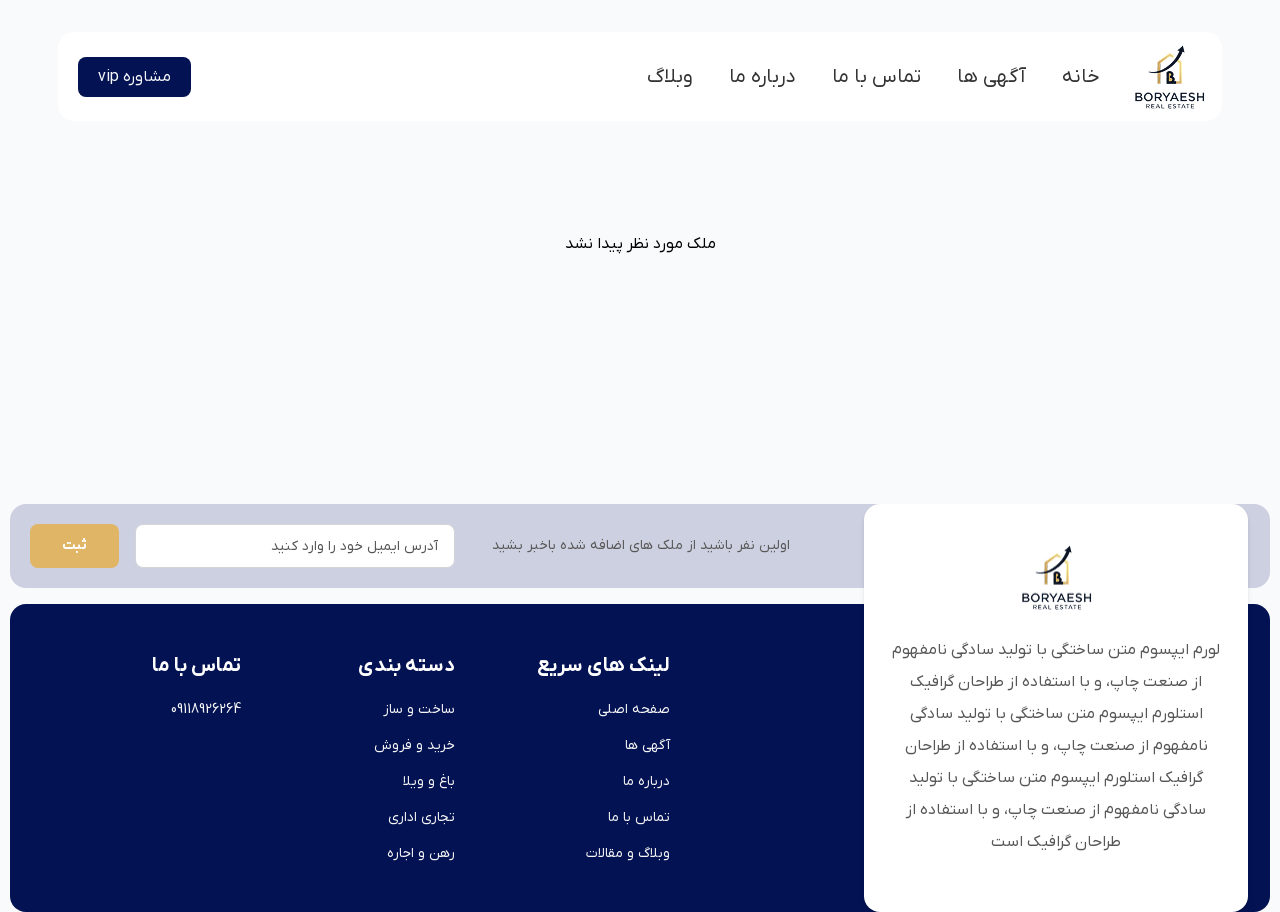
<file: pages/property.html>
<!doctype html>

<html lang="fa" dir="rtl">
  <head>
    <meta charset="UTF-8" />

    <meta name="viewport" content="width=device-width, initial-scale=1.0" />

    <title>جزئیات ملک</title>

    <link rel="stylesheet" href="../styles/app.css" />
  </head>

  <body class="bg-gray-50 font-IRANYekan">
    <svg aria-hidden="true" style="position: absolute; width: 0; height: 0; overflow: hidden">
      <symbol id="menu-open" xmlns="http://www.w3.org/2000/svg" viewBox="0 0 48 48">
        <linearGradient id="EIPc0qTNCX0EujYwtxKaXa" x1="12.066" x2="34.891" y1=".066" y2="22.891" gradientUnits="userSpaceOnUse">
          <stop offset=".237" stop-color="#1c36a6" />
          <stop offset=".85" stop-color="#031252" />
        </linearGradient>
        <path fill="url(#EIPc0qTNCX0EujYwtxKaXa)" d="M43,15H5c-1.1,0-2-0.9-2-2v-2c0-1.1,0.9-2,2-2h38c1.1,0,2,0.9,2,2v2C45,14.1,44.1,15,43,15z" />
        <linearGradient id="EIPc0qTNCX0EujYwtxKaXb" x1="12.066" x2="34.891" y1="12.066" y2="34.891" gradientUnits="userSpaceOnUse">
          <stop offset=".237" stop-color="#1c36a6" />
          <stop offset=".85" stop-color="#031252" />
        </linearGradient>
        <path fill="url(#EIPc0qTNCX0EujYwtxKaXb)" d="M43,27H5c-1.1,0-2-0.9-2-2v-2c0-1.1,0.9-2,2-2h38c1.1,0,2,0.9,2,2v2C45,26.1,44.1,27,43,27z" />
        <linearGradient id="EIPc0qTNCX0EujYwtxKaXc" x1="12.066" x2="34.891" y1="24.066" y2="46.891" gradientUnits="userSpaceOnUse">
          <stop offset=".237" stop-color="#1c36a6" />
          <stop offset=".85" stop-color="#031252" />
        </linearGradient>
        <path fill="url(#EIPc0qTNCX0EujYwtxKaXc)" d="M43,39H5c-1.1,0-2-0.9-2-2v-2c0-1.1,0.9-2,2-2h38c1.1,0,2,0.9,2,2v2C45,38.1,44.1,39,43,39z" />
      </symbol>
      <symbol id="menu-close" xmlns="http://www.w3.org/2000/svg" viewBox="0 0 48 48">
        <linearGradient id="hbE9Evnj3wAjjA2RX0We2a" x1="7.534" x2="27.557" y1="7.534" y2="27.557" gradientUnits="userSpaceOnUse">
          <stop offset="0" stop-color="#1c36a6" />
          <stop offset=".443" stop-color="#1c36a6" />
          <stop offset="1" stop-color="#031252" />
        </linearGradient>
        <path
          fill="url(#hbE9Evnj3wAjjA2RX0We2a)"
          d="M42.42,12.401c0.774-0.774,0.774-2.028,0-2.802L38.401,5.58c-0.774-0.774-2.028-0.774-2.802,0	L24,17.179L12.401,5.58c-0.774-0.774-2.028-0.774-2.802,0L5.58,9.599c-0.774,0.774-0.774,2.028,0,2.802L17.179,24L5.58,35.599	c-0.774,0.774-0.774,2.028,0,2.802l4.019,4.019c0.774,0.774,2.028,0.774,2.802,0L42.42,12.401z" />
        <linearGradient id="hbE9Evnj3wAjjA2RX0We2b" x1="27.373" x2="40.507" y1="27.373" y2="40.507" gradientUnits="userSpaceOnUse">
          <stop offset="0" stop-color="#031252" />
          <stop offset=".179" stop-color="#1c36a6" />
          <stop offset=".243" stop-color="#031252" />
        </linearGradient>
        <path fill="url(#hbE9Evnj3wAjjA2RX0We2b)" d="M24,30.821L35.599,42.42c0.774,0.774,2.028,0.774,2.802,0l4.019-4.019	c0.774-0.774,0.774-2.028,0-2.802L30.821,24L24,30.821z" />
      </symbol>
      <symbol id="apartments" viewBox="0 0 73 75" fill="none" xmlns="http://www.w3.org/2000/svg">
        <path d="M1 1V74H37L36.4965 1H1Z" fill="#030E43" stroke="#7C85AD" stroke-width="2" />
        <rect x="8.72711" y="9.79645" width="7.30346" height="7.30346" fill="white" stroke="#CDD0E0" stroke-width="0.903448" />
        <rect x="23.2105" y="9.79645" width="7.30346" height="7.30346" fill="white" stroke="#CDD0E0" stroke-width="0.903448" />
        <rect x="8.72711" y="26.4517" width="7.30346" height="7.30346" fill="white" stroke="#CDD0E0" stroke-width="0.903448" />
        <rect x="23.2105" y="26.4517" width="7.30346" height="7.30346" fill="white" stroke="#CDD0E0" stroke-width="0.903448" />
        <rect x="8.72711" y="43.3482" width="7.30346" height="7.30346" fill="white" stroke="#CDD0E0" stroke-width="0.903448" />
        <rect x="23.2105" y="43.3482" width="7.30346" height="7.30346" fill="white" stroke="#CDD0E0" stroke-width="0.903448" />
        <rect x="8.72711" y="60.2447" width="7.30346" height="7.30346" fill="white" stroke="#CDD0E0" stroke-width="0.903448" />
        <rect x="23.2105" y="60.2447" width="7.30346" height="7.30346" fill="white" stroke="#CDD0E0" stroke-width="0.903448" />
        <path d="M36 17V67.6898H70.2759L69.7966 17H36Z" fill="#CDD0E0" stroke="#030E43" stroke-width="4.51724" />
        <rect x="42.2447" y="30.4859" width="7.30346" height="7.30346" fill="white" stroke="#041562" stroke-width="0.903448" />
        <rect x="56.7281" y="30.4859" width="7.30346" height="7.30346" fill="white" stroke="#041562" stroke-width="0.903448" />
        <rect x="42.2447" y="47.3824" width="7.30346" height="7.30346" fill="white" stroke="#041562" stroke-width="0.903448" />
        <rect x="56.7281" y="47.3824" width="7.30346" height="7.30346" fill="white" stroke="#041562" stroke-width="0.903448" />
      </symbol>
      <symbol id="administrative-and-commercial" viewBox="0 0 70 67" fill="none" xmlns="http://www.w3.org/2000/svg">
        <rect x="0.5" y="19.6426" width="18.3463" height="46.8571" fill="#030E43" stroke="#7C85AD" />
        <rect x="7.13281" y="25.625" width="5.42838" height="5.9571" fill="white" stroke="#CDD0E0" />
        <rect x="7.13281" y="39.9824" width="5.42838" height="5.9571" fill="white" stroke="#CDD0E0" />
        <rect x="7.13281" y="54.3389" width="5.42838" height="5.9571" fill="white" stroke="#CDD0E0" />
        <path d="M52.8779 0.5V34H69.499V66.5H43.3301V54.7383H32.7412V66.5H19.8457V0.5H52.8779Z" fill="#030E43" stroke="#7C85AD" />
        <rect x="26.4785" y="11.2676" width="5.42838" height="5.9571" fill="white" stroke="#CDD0E0" />
        <rect x="26.4785" y="25.625" width="5.42838" height="5.9571" fill="white" stroke="#CDD0E0" />
        <rect x="26.4785" y="39.9814" width="5.42838" height="5.9571" fill="white" stroke="#CDD0E0" />
        <rect x="40.9141" y="10.96" width="6.42838" height="6.9571" fill="white" />
        <rect x="40.9141" y="25.3174" width="6.42838" height="6.9571" fill="white" />
        <rect x="40.9141" y="39.6738" width="6.42838" height="6.9571" fill="white" />
        <rect x="58.1738" y="39.3252" width="6.42838" height="6.9571" fill="white" />
        <rect x="58.1738" y="53.6826" width="6.42838" height="6.9571" fill="white" />
      </symbol>
      <symbol id="mortgage-and-rent" viewBox="0 0 71 69" fill="none" xmlns="http://www.w3.org/2000/svg">
        <path d="M52.9863 31.0439V67H32.376V50.6055H21.6094V67H1V31.0469L27.1328 8.79199L52.9863 31.0439Z" fill="#030E43" stroke="#7C85AD" stroke-width="2" />
        <path d="M37.2891 17.3088V1H69.5434L70.0009 67.6742H57.4194" stroke="#030E43" stroke-width="2" />
        <rect x="57.2734" y="8.47559" width="5.77764" height="6.1544" fill="#030E43" stroke="#7C85AD" stroke-width="2" />
        <rect x="44.0059" y="8.47559" width="5.77764" height="6.1544" fill="#030E43" stroke="#7C85AD" stroke-width="2" />
        <path d="M49.7842 27.1826V27.6738L49.3574 27.3262L49.3447 27.3164L49.332 27.3057L49.1709 27.1826H49.7842Z" fill="#030E43" stroke="#7C85AD" stroke-width="2" />
        <rect x="57.2734" y="27.1826" width="5.77764" height="6.1544" fill="#030E43" stroke="#7C85AD" stroke-width="2" />
        <rect x="57.2734" y="45.8896" width="5.77764" height="6.1544" fill="#030E43" stroke="#7C85AD" stroke-width="2" />
      </symbol>
      <symbol id="land" viewBox="0 0 74 70" fill="none" xmlns="http://www.w3.org/2000/svg">
        <path d="M1 67.7515V44.9023H9.54057H20.5213L42.2387 51.4934C42.2387 51.4934 44.4349 53.0314 42.2387 55.0087H57.1237C57.1237 55.0087 61.76 55.6678 61.76 58.0845V61.1604L32.9661 67.7515L9.54057 65.1151V67.7515H1Z" fill="#030E43" />
        <path
          d="M9.54057 44.9023H1V67.7515H9.54057V65.1151M9.54057 44.9023H20.5213L42.2387 51.4934C42.2387 51.4934 44.4349 53.0314 42.2387 55.0087M9.54057 44.9023V65.1151M42.2387 55.0087C36.3305 55.0087 27.1097 55.0087 27.1097 55.0087L21.9854 52.592M42.2387 55.0087C48.0517 55.0087 57.1237 55.0087 57.1237 55.0087C57.1237 55.0087 61.76 55.6678 61.76 58.0845C61.76 59.2857 61.76 61.1604 61.76 61.1604L32.9661 67.7515L9.54057 65.1151"
          stroke="#7C85AD"
          stroke-width="2" />
        <path d="M4.91992 41.3732V27.3458L38.1358 3.05371L71 27.3458V66.6737H53.92" stroke="#030E43" stroke-width="4.92103" />
        <rect x="30.6112" y="29.7646" width="4.6158" height="4.05783" fill="#030E43" stroke="#030E43" stroke-width="0.984207" />
        <rect x="40.6923" y="29.7646" width="4.6158" height="4.05783" fill="#030E43" stroke="#030E43" stroke-width="0.984207" />
        <rect x="40.6923" y="38.8407" width="4.6158" height="4.05783" fill="#030E43" stroke="#030E43" stroke-width="0.984207" />
        <rect x="30.6112" y="38.8407" width="4.6158" height="4.05783" fill="#030E43" stroke="#030E43" stroke-width="0.984207" />
      </symbol>
      <symbol id="villa" viewBox="0 0 82 57" fill="none" xmlns="http://www.w3.org/2000/svg">
        <path d="M64.0869 8.5L79.5 24.6094V54.5H2.5V26.2158L14.0557 8.5H64.0869Z" stroke="#030E43" stroke-width="5" />
        <path d="M18.5971 6L69 6L53.3885 24H7L18.5971 6Z" fill="#030E43" />
        <rect x="16" width="7" height="8" fill="#030E43" />
      </symbol>
      <symbol id="arrow-left" viewBox="0 0 20 14" fill="none" xmlns="http://www.w3.org/2000/svg">
        <path
          d="M0.295346 6.11231C0.340849 6.06858 0.510845 5.88349 0.670529 5.72981C1.60206 4.76738 4.03433 3.19358 5.30672 2.71193C5.49988 2.6351 5.98841 2.47153 6.25025 2.45996C6.50009 2.45996 6.73877 2.51531 6.96629 2.62436C7.25048 2.7772 7.47714 3.01844 7.60249 3.30262C7.68233 3.49925 7.80768 4.08994 7.80768 4.10069C7.93217 4.7459 8 5.79513 8 6.95497C8 8.0587 7.93217 9.06498 7.83 9.72092C7.81884 9.73245 7.69349 10.4653 7.55698 10.7164C7.30714 11.1758 6.81862 11.46 6.29575 11.46H6.25025C5.90938 11.4492 5.19339 11.1643 5.19339 11.1543C3.98883 10.6726 1.61408 9.17486 0.659368 8.1793C0.659368 8.1793 0.389787 7.92329 0.273023 7.76382C0.0910077 7.53416 0 7.24992 0 6.96577C0 6.64848 0.102169 6.35361 0.295346 6.11231Z"
          fill="#030E43" />
        <path opacity="0.4" d="M10.2934 5.7833L14.3511 5.45996C15.2617 5.45996 16 6.1316 16 6.95997C16 7.78834 15.2617 8.45996 14.3511 8.45996L10.2934 8.13676C9.57916 8.13676 9 7.60992 9 6.95997C9 6.30904 9.57916 5.7833 10.2934 5.7833Z" fill="#030E43" fill-opacity="0.51" />
      </symbol>
      <symbol id="cart-back-outline" viewBox="0 0 17 17" fill="none" xmlns="http://www.w3.org/2000/svg">
        <path
          d="M10.6894 3.25375L5.27331 7.89489C5.18606 7.9697 5.11602 8.0625 5.068 8.16692C5.01998 8.27134 4.99512 8.38491 4.99512 8.49985C4.99512 8.61478 5.01998 8.72836 5.068 8.83278C5.11602 8.9372 5.18606 9.03 5.27331 9.10481L10.6894 13.7459C11.2064 14.1889 12.0049 13.8216 12.0049 13.141V3.85739C12.0049 3.17672 11.2064 2.8095 10.6894 3.25375Z"
          fill="#030E43" />
      </symbol>
      <symbol id="cart-map" viewBox="0 0 16 16" fill="none" xmlns="http://www.w3.org/2000/svg">
        <path
          d="M14.13 5.47538C13.3833 2.19004 10.5176 0.710938 8.00022 0.710938C8.00022 0.710938 8.00022 0.710938 7.99311 0.710938C5.48286 0.710938 2.60998 2.18294 1.86331 5.46827C1.03131 9.13761 3.27842 12.2452 5.3122 14.2007C6.06598 14.926 7.0331 15.2887 8.00022 15.2887C8.96733 15.2887 9.93445 14.926 10.6811 14.2007C12.7149 12.2452 14.962 9.14471 14.13 5.47538ZM8.00022 9.03804C6.76288 9.03804 5.7602 8.03539 5.7602 6.79804C5.7602 5.56072 6.76288 4.55804 8.00022 4.55804C9.23755 4.55804 10.2402 5.56072 10.2402 6.79804C10.2402 8.03539 9.23755 9.03804 8.00022 9.03804Z"
          fill="#030E43" />
      </symbol>
      <symbol id="about-instagram" viewBox="0 0 19 19" fill="currentColor" xmlns="http://www.w3.org/2000/svg">
        <path
          d="M9.49623 1.71185C12.0333 1.71185 12.3312 1.72316 13.3339 1.76841C14.2613 1.80988 14.7627 1.96448 15.0982 2.09645C15.5431 2.26989 15.8597 2.47351 16.1915 2.80532C16.5232 3.13713 16.7306 3.45386 16.9002 3.89879C17.0284 4.23437 17.1867 4.73586 17.2282 5.66343C17.2734 6.6664 17.2847 6.96428 17.2847 9.50189C17.2847 12.0395 17.2734 12.3374 17.2282 13.3403C17.1867 14.2679 17.0321 14.7694 16.9002 15.105C16.7268 15.5499 16.5232 15.8666 16.1915 16.1985C15.8597 16.5303 15.5431 16.7376 15.0982 16.9073C14.7627 17.0355 14.2613 17.1939 13.3339 17.2354C12.3312 17.2806 12.0333 17.2919 9.49623 17.2919C6.95913 17.2919 6.66131 17.2806 5.65853 17.2354C4.73115 17.1939 4.22976 17.0393 3.89425 16.9073C3.4494 16.7339 3.13274 16.5303 2.80099 16.1985C2.46925 15.8666 2.2619 15.5499 2.09226 15.105C1.96409 14.7694 1.80575 14.2679 1.76429 13.3403C1.71905 12.3374 1.70774 12.0395 1.70774 9.50189C1.70774 6.96428 1.71905 6.6664 1.76429 5.66343C1.80575 4.73586 1.96032 4.23437 2.09226 3.89879C2.26567 3.45386 2.46925 3.13713 2.80099 2.80532C3.13274 2.47351 3.4494 2.26612 3.89425 2.09645C4.22976 1.96825 4.73115 1.80988 5.65853 1.76841C6.66131 1.71939 6.9629 1.71185 9.49623 1.71185ZM9.49623 0C6.91766 0 6.59345 0.0113118 5.57937 0.0565588C4.56905 0.101806 3.87917 0.263941 3.27599 0.497718C2.6502 0.739036 2.12242 1.06708 1.59464 1.59496C1.06687 2.12284 0.742659 2.6545 0.497619 3.27664C0.263889 3.87994 0.101786 4.56995 0.0565476 5.58424C0.0113095 6.59476 0 6.91903 0 9.49811C0 12.0772 0.0113095 12.4015 0.0565476 13.4158C0.101786 14.4263 0.263889 15.1163 0.497619 15.7234C0.738889 16.3493 1.06687 16.8772 1.59464 17.405C2.12242 17.9329 2.65397 18.2572 3.27599 18.5023C3.87917 18.7361 4.56905 18.8982 5.58314 18.9434C6.59722 18.9887 6.91766 19 9.5 19C12.0823 19 12.4028 18.9887 13.4169 18.9434C14.4272 18.8982 15.1171 18.7361 15.724 18.5023C16.3498 18.261 16.8776 17.9329 17.4054 17.405C17.9331 16.8772 18.2573 16.3455 18.5024 15.7234C18.7361 15.1201 18.8982 14.43 18.9435 13.4158C18.9887 12.4015 19 12.081 19 9.49811C19 6.91526 18.9887 6.59476 18.9435 5.58047C18.8982 4.56995 18.7361 3.87994 18.5024 3.27287C18.2611 2.64695 17.9331 2.11907 17.4054 1.59119C16.8776 1.06331 16.346 0.739036 15.724 0.493947C15.1208 0.260171 14.431 0.0980353 13.4169 0.0527883C12.399 0.0113118 12.0748 0 9.49623 0Z" />
        <path
          d="M9.5 5C7.017 5 5 7.01352 5 9.5C5 11.9865 7.01352 14 9.5 14C11.9865 14 14 11.9865 14 9.5C14 7.01352 11.9865 5 9.5 5ZM9.5 12.4177C7.8864 12.4177 6.57883 11.1101 6.57883 9.49652C6.57883 7.88292 7.8864 6.57535 9.5 6.57535C11.1136 6.57535 12.4212 7.88292 12.4212 9.49652C12.4212 11.1101 11.1136 12.4177 9.5 12.4177Z" />
        <path d="M14 5C14.5523 5 15 4.55228 15 4C15 3.44772 14.5523 3 14 3C13.4477 3 13 3.44772 13 4C13 4.55228 13.4477 5 14 5Z" fill="black" />
      </symbol>
      <symbol id="arrow-left-about" viewBox="0 0 20 14" fill="currentColor" xmlns="http://www.w3.org/2000/svg">
        <path
          d="M0.295346 6.11231C0.340849 6.06858 0.510845 5.88349 0.670529 5.72981C1.60206 4.76738 4.03433 3.19358 5.30672 2.71193C5.49988 2.6351 5.98841 2.47153 6.25025 2.45996C6.50009 2.45996 6.73877 2.51531 6.96629 2.62436C7.25048 2.7772 7.47714 3.01844 7.60249 3.30262C7.68233 3.49925 7.80768 4.08994 7.80768 4.10069C7.93217 4.7459 8 5.79513 8 6.95497C8 8.0587 7.93217 9.06498 7.83 9.72092C7.81884 9.73245 7.69349 10.4653 7.55698 10.7164C7.30714 11.1758 6.81862 11.46 6.29575 11.46H6.25025C5.90938 11.4492 5.19339 11.1643 5.19339 11.1543C3.98883 10.6726 1.61408 9.17486 0.659368 8.1793C0.659368 8.1793 0.389787 7.92329 0.273023 7.76382C0.0910077 7.53416 0 7.24992 0 6.96577C0 6.64848 0.102169 6.35361 0.295346 6.11231Z" />
        <path opacity="0.4" d="M10.2934 5.7833L14.3511 5.45996C15.2617 5.45996 16 6.1316 16 6.95997C16 7.78834 15.2617 8.45996 14.3511 8.45996L10.2934 8.13676C9.57916 8.13676 9 7.60992 9 6.95997C9 6.30904 9.57916 5.7833 10.2934 5.7833Z" fill-opacity="0.51" />
      </symbol>
      <symbol id="custom-arrow" viewBox="0 0 59 36" fill="none" xmlns="http://www.w3.org/2000/svg">
        <path
          d="M1.85204 0.476515C1.56292 0.00594925 0.947081 -0.141148 0.476515 0.147965C0.00594925 0.437078 -0.141148 1.05292 0.147965 1.52348L1 1L1.85204 0.476515ZM8.30839 8.03867L8.8585 7.20357V7.20357L8.30839 8.03867ZM20.1332 16.4061L20.7251 15.6001V15.6001L20.1332 16.4061ZM34.8732 18.9435L34.7139 17.9563V17.9563L34.8732 18.9435ZM40.4464 11.5358L39.8563 12.3431L40.4464 11.5358ZM31.8938 8.7248L32.1848 9.68152L31.8938 8.7248ZM33.4956 20.7362L32.737 21.3878L33.4956 20.7362ZM45.4044 27.577L44.9719 28.4786L45.1307 28.5548L45.3061 28.5721L45.4044 27.577ZM51.5273 28.4049L51.8066 27.4447L51.7829 27.4379L51.759 27.4322L51.5273 28.4049ZM57.6242 30.608C58.0789 30.2944 58.1933 29.6717 57.8797 29.217L52.7701 21.8081C52.4566 21.3535 51.8338 21.2391 51.3792 21.5527C50.9245 21.8662 50.8101 22.4889 51.1237 22.9436L55.6656 29.5293L49.0798 34.0712C48.6252 34.3847 48.5108 35.0075 48.8244 35.4621C49.1379 35.9168 49.7607 36.0311 50.2153 35.7176L57.6242 30.608ZM1 1L0.147965 1.52348C1.13872 3.13605 3.82641 6.28368 7.75828 8.87376L8.30839 8.03867L8.8585 7.20357C5.15684 4.76514 2.68085 1.82551 1.85204 0.476515L1 1ZM8.30839 8.03867L7.75828 8.87376C11.1943 11.1372 15.5793 14.3024 19.5413 17.2121L20.1332 16.4061L20.7251 15.6001C16.7628 12.6902 12.3414 9.4979 8.8585 7.20357L8.30839 8.03867ZM20.1332 16.4061L19.5413 17.2121C24.2041 20.6363 30.271 20.6993 35.0326 19.9307L34.8732 18.9435L34.7139 17.9563C30.1331 18.6957 24.7366 18.5461 20.7251 15.6001L20.1332 16.4061ZM34.8732 18.9435L35.0326 19.9307C36.0703 19.7632 37.246 19.3371 38.305 18.8477C39.3694 18.3558 40.3853 17.7676 41.1055 17.2324L40.509 16.4298L39.9125 15.6271C39.3279 16.0616 38.4375 16.5832 37.466 17.0322C36.489 17.4836 35.4993 17.8295 34.7139 17.9563L34.8732 18.9435ZM40.509 16.4298L41.1055 17.2324C41.8839 16.6539 42.3629 16.0189 42.5746 15.3065C42.7805 14.6135 42.692 13.976 42.5987 13.5015L41.6175 13.6944L40.6362 13.8873C40.7124 14.2746 40.7219 14.5199 40.6575 14.7367C40.5988 14.9342 40.4388 15.2359 39.9125 15.6271L40.509 16.4298ZM41.6175 13.6944L42.5987 13.5015C42.4123 12.5537 42.0318 11.4559 41.0365 10.7284L40.4464 11.5358L39.8563 12.3431C40.242 12.625 40.4837 13.1116 40.6362 13.8873L41.6175 13.6944ZM40.4464 11.5358L41.0365 10.7284C39.2849 9.44814 37.4916 8.55749 35.8777 8.05703C34.2967 7.56676 32.7664 7.41417 31.6028 7.76808L31.8938 8.7248L32.1848 9.68152C32.7935 9.49638 33.8686 9.52797 35.2853 9.96729C36.6692 10.3964 38.2661 11.1808 39.8563 12.3431L40.4464 11.5358ZM31.8938 8.7248L31.6028 7.76808C30.2377 8.18332 29.2805 9.50096 28.6832 10.6478C28.0606 11.8432 27.6598 13.1816 27.5662 14.0721L28.5607 14.1767L29.5552 14.2813C29.6182 13.6818 29.9295 12.5846 30.457 11.5717C31.0098 10.5103 31.6408 9.84699 32.1848 9.68152L31.8938 8.7248ZM28.5607 14.1767L27.5662 14.0721C27.4948 14.7506 27.746 15.3886 28.049 15.9203C28.3598 16.4656 28.8003 17.0274 29.2848 17.5886C29.7725 18.1535 30.3427 18.7607 30.9276 19.3878C31.5182 20.0211 32.1332 20.6848 32.737 21.3878L33.4956 20.7362L34.2542 20.0846C33.6211 19.3475 32.9812 18.6575 32.3902 18.0237C31.7934 17.3837 31.2551 16.8104 30.7987 16.2817C30.3391 15.7493 29.9999 15.3043 29.7866 14.93C29.5655 14.5421 29.5482 14.3477 29.5552 14.2813L28.5607 14.1767ZM33.4956 20.7362L32.737 21.3878C34.3821 23.303 36.5271 24.6186 38.6877 25.6782C39.7702 26.209 40.8755 26.6843 41.9363 27.1369C43.0055 27.593 44.0236 28.0236 44.9719 28.4786L45.4044 27.577L45.837 26.6754C44.8401 26.1971 43.7758 25.7472 42.7211 25.2973C41.658 24.8437 40.5976 24.3873 39.5683 23.8825C37.505 22.8706 35.6409 21.6991 34.2542 20.0846L33.4956 20.7362ZM45.4044 27.577L45.3061 28.5721C47.2418 28.7635 49.1921 28.8768 51.2957 29.3777L51.5273 28.4049L51.759 27.4322C49.4853 26.8906 47.3434 26.7638 45.5028 26.5818L45.4044 27.577ZM51.5273 28.4049L51.2481 29.3652C52.3473 29.6848 53.5755 30.1621 56.8758 30.7683L57.0565 29.7848L57.2372 28.8012C54.0639 28.2184 52.9639 27.7813 51.8066 27.4447L51.5273 28.4049Z"
          fill="#041562" />
      </symbol>
      <symbol id="social-instagram" viewBox="0 0 51 51" fill="none" xmlns="http://www.w3.org/2000/svg">
        <rect width="51" height="51" rx="25.5" fill="#CDD0E0" />
        <path
          d="M25.5042 12.9581C29.5924 12.9581 30.0723 12.9763 31.6882 13.0492C33.1825 13.116 33.9905 13.3651 34.5311 13.5777C35.2479 13.8571 35.7582 14.1852 36.2928 14.7197C36.8273 15.2543 37.1614 15.7646 37.4348 16.4814C37.6413 17.022 37.8965 17.8299 37.9633 19.3243C38.0362 20.9402 38.0544 21.4201 38.0544 25.5083C38.0544 29.5965 38.0362 30.0764 37.9633 31.6923C37.8965 33.1866 37.6474 33.9946 37.4348 34.5352C37.1554 35.252 36.8273 35.7623 36.2928 36.2969C35.7582 36.8314 35.2479 37.1655 34.5311 37.4389C33.9905 37.6454 33.1825 37.9006 31.6882 37.9674C30.0723 38.0403 29.5924 38.0585 25.5042 38.0585C21.4159 38.0585 20.936 38.0403 19.3202 37.9674C17.8258 37.9006 17.0179 37.6515 16.4773 37.4389C15.7605 37.1595 15.2502 36.8314 14.7156 36.2969C14.181 35.7623 13.8469 35.252 13.5736 34.5352C13.367 33.9946 13.1119 33.1866 13.0451 31.6923C12.9722 30.0764 12.954 29.5965 12.954 25.5083C12.954 21.4201 12.9722 20.9402 13.0451 19.3243C13.1119 17.8299 13.361 17.022 13.5736 16.4814C13.853 15.7646 14.181 15.2543 14.7156 14.7197C15.2502 14.1852 15.7605 13.8511 16.4773 13.5777C17.0179 13.3712 17.8258 13.116 19.3202 13.0492C20.936 12.9702 21.422 12.9581 25.5042 12.9581ZM25.5042 10.2002C21.3491 10.2002 20.8267 10.2184 19.1926 10.2913C17.5646 10.3642 16.453 10.6254 15.481 11.002C14.4726 11.3908 13.6222 11.9193 12.7717 12.7698C11.9213 13.6202 11.3989 14.4767 11.004 15.4791C10.6274 16.451 10.3662 17.5627 10.2933 19.1967C10.2204 20.8247 10.2021 21.3472 10.2021 25.5022C10.2021 29.6573 10.2204 30.1797 10.2933 31.8138C10.3662 33.4418 10.6274 34.5534 11.004 35.5315C11.3928 36.5398 11.9213 37.3903 12.7717 38.2407C13.6222 39.0912 14.4787 39.6136 15.481 40.0085C16.453 40.3851 17.5646 40.6463 19.1987 40.7192C20.8328 40.7921 21.3491 40.8103 25.5103 40.8103C29.6714 40.8103 30.1877 40.7921 31.8218 40.7192C33.4498 40.6463 34.5615 40.3851 35.5395 40.0085C36.5479 39.6197 37.3983 39.0912 38.2488 38.2407C39.0992 37.3903 39.6217 36.5338 40.0165 35.5315C40.3931 34.5595 40.6544 33.4478 40.7272 31.8138C40.8001 30.1797 40.8184 29.6633 40.8184 25.5022C40.8184 21.3411 40.8001 20.8247 40.7272 19.1907C40.6544 17.5627 40.3931 16.451 40.0165 15.473C39.6277 14.4646 39.0992 13.6141 38.2488 12.7637C37.3983 11.9132 36.5418 11.3908 35.5395 10.996C34.5676 10.6193 33.4559 10.3581 31.8218 10.2852C30.1817 10.2184 29.6592 10.2002 25.5042 10.2002Z"
          fill="#191D3A" />
        <path
          d="M25.5041 17.6475C21.1668 17.6475 17.6436 21.1647 17.6436 25.508C17.6436 29.8514 21.1608 33.3686 25.5041 33.3686C29.8475 33.3686 33.3647 29.8514 33.3647 25.508C33.3647 21.1647 29.8475 17.6475 25.5041 17.6475ZM25.5041 30.6047C22.6855 30.6047 20.4014 28.3206 20.4014 25.502C20.4014 22.6833 22.6855 20.3993 25.5041 20.3993C28.3228 20.3993 30.6068 22.6833 30.6068 25.502C30.6068 28.3206 28.3228 30.6047 25.5041 30.6047Z"
          fill="#030E43" />
        <path d="M33.6744 19.1662C34.6876 19.1662 35.5089 18.3448 35.5089 17.3316C35.5089 16.3184 34.6876 15.4971 33.6744 15.4971C32.6612 15.4971 31.8398 16.3184 31.8398 17.3316C31.8398 18.3448 32.6612 19.1662 33.6744 19.1662Z" fill="#030E43" />
      </symbol>
      <symbol id="social-whatsApp" viewBox="0 0 51 51" fill="none" xmlns="http://www.w3.org/2000/svg">
        <rect width="51" height="51" rx="25.5" fill="url(#paint0_linear_313_1182)" />
        <path
          d="M10.0322 40.3352L12.2187 32.3954C10.8669 30.065 10.1578 27.4257 10.1652 24.7276C10.1652 16.2732 17.0792 9.39941 25.5666 9.39941C29.6884 9.39941 33.5591 10.9947 36.4621 13.8913C39.3725 16.7878 40.9754 20.6401 40.968 24.735C40.968 33.1894 34.054 40.0632 25.5592 40.0632H25.5518C22.9738 40.0632 20.4402 39.4163 18.1872 38.1959L10.0322 40.3352ZM18.5787 35.4243L19.0441 35.7037C21.009 36.8652 23.2619 37.4754 25.5592 37.4828H25.5666C32.621 37.4828 38.3679 31.7705 38.3679 24.7423C38.3679 21.3385 37.0383 18.1405 34.6228 15.7292C32.2073 13.3179 28.9867 11.9946 25.5666 11.9946C18.5122 11.9872 12.7653 17.6994 12.7653 24.7276C12.7653 27.1316 13.4375 29.4768 14.7228 31.5059L15.0257 31.9911L13.733 36.6888L18.5787 35.4243Z"
          fill="white" />
        <path
          d="M10.5713 39.799L12.6839 32.1312C11.3764 29.889 10.6895 27.3379 10.6895 24.7354C10.6969 16.5751 17.3671 9.93652 25.5664 9.93652C29.5479 9.93652 33.2782 11.4804 36.0852 14.274C38.8922 17.0676 40.436 20.7876 40.436 24.7428C40.436 32.9031 33.7584 39.5417 25.5664 39.5417H25.559C23.0697 39.5417 20.6247 38.9168 18.453 37.7405L10.5713 39.799Z"
          fill="url(#paint1_linear_313_1182)" />
        <path
          d="M10.0322 40.3352L12.2187 32.3954C10.8669 30.065 10.1578 27.4257 10.1652 24.7276C10.1652 16.2732 17.0792 9.39941 25.5666 9.39941C29.6884 9.39941 33.5591 10.9947 36.4621 13.8913C39.3725 16.7878 40.9754 20.6401 40.968 24.735C40.968 33.1894 34.054 40.0632 25.5592 40.0632H25.5518C22.9738 40.0632 20.4402 39.4163 18.1872 38.1959L10.0322 40.3352ZM18.5787 35.4243L19.0441 35.7037C21.009 36.8652 23.2619 37.4754 25.5592 37.4828H25.5666C32.621 37.4828 38.3679 31.7705 38.3679 24.7423C38.3679 21.3385 37.0383 18.1405 34.6228 15.7292C32.2073 13.3179 28.9867 11.9946 25.5666 11.9946C18.5122 11.9872 12.7653 17.6994 12.7653 24.7276C12.7653 27.1316 13.4375 29.4768 14.7228 31.5059L15.0257 31.9911L13.733 36.6888L18.5787 35.4243Z"
          fill="url(#paint2_linear_313_1182)" />
        <path
          fill-rule="evenodd"
          clip-rule="evenodd"
          d="M21.7172 18.317C21.4292 17.6774 21.1263 17.6627 20.853 17.6553C20.6314 17.6479 20.3729 17.6479 20.1143 17.6479C19.8558 17.6479 19.4421 17.7435 19.0876 18.1258C18.733 18.5081 17.7432 19.4344 17.7432 21.3238C17.7432 23.2058 19.1245 25.029 19.3165 25.2863C19.5086 25.5436 21.9832 29.5356 25.8908 31.0721C29.141 32.3513 29.8058 32.094 30.5075 32.0278C31.2092 31.9616 32.7826 31.1015 33.1076 30.2046C33.4253 29.3077 33.4253 28.5431 33.3292 28.3814C33.2332 28.2197 32.9747 28.1241 32.5906 27.9329C32.2065 27.7418 30.3154 26.8155 29.9609 26.6832C29.6063 26.5582 29.3478 26.492 29.0966 26.8743C28.8381 27.2566 28.0994 28.1167 27.8778 28.374C27.6562 28.6313 27.4272 28.6607 27.0431 28.4696C26.659 28.2785 25.418 27.8741 23.9481 26.5655C22.8031 25.551 22.0275 24.2939 21.8059 23.9116C21.5843 23.5293 21.7837 23.3234 21.9758 23.1323C22.1457 22.9632 22.3599 22.6838 22.552 22.4633C22.744 22.2427 22.8105 22.081 22.9361 21.8237C23.0616 21.5664 23.0025 21.3458 22.9065 21.1547C22.8105 20.9709 22.057 19.0742 21.7172 18.317Z"
          fill="white" />
        <defs>
          <linearGradient id="paint0_linear_313_1182" x1="25.4987" y1="50.9975" x2="25.4987" y2="-0.00178436" gradientUnits="userSpaceOnUse">
            <stop stop-color="#20B038" />
            <stop offset="1" stop-color="#60D66A" />
          </linearGradient>
          <linearGradient id="paint1_linear_313_1182" x1="25.5029" y1="39.7975" x2="25.5029" y2="9.93548" gradientUnits="userSpaceOnUse">
            <stop stop-color="#20B038" />
            <stop offset="1" stop-color="#60D66A" />
          </linearGradient>
          <linearGradient id="paint2_linear_313_1182" x1="25.5031" y1="40.3323" x2="25.5031" y2="9.39941" gradientUnits="userSpaceOnUse">
            <stop stop-color="#F9F9F9" />
            <stop offset="1" stop-color="white" />
          </linearGradient>
        </defs>
      </symbol>
      <symbol id="social-telegram" viewBox="0 0 51 51" fill="none" xmlns="http://www.w3.org/2000/svg">
        <rect width="51" height="51" rx="25.5" fill="url(#paint0_linear_313_1181)" />
        <path
          fill-rule="evenodd"
          clip-rule="evenodd"
          d="M11.5434 25.2309C18.9772 21.9921 23.9342 19.8569 26.4144 18.8253C33.4961 15.8798 34.9676 15.3681 35.9267 15.3513C36.1376 15.3475 36.6093 15.3998 36.9148 15.6477C37.1728 15.8571 37.2437 16.1398 37.2777 16.3383C37.3117 16.5368 37.354 16.9889 37.3204 17.3421C36.9366 21.3743 35.2761 31.1593 34.4313 35.6753C34.0739 37.5863 33.37 38.227 32.6886 38.2897C31.2078 38.4259 30.0833 37.311 28.6491 36.3709C26.4047 34.8997 25.1368 33.9839 22.9583 32.5483C20.4407 30.8892 22.0727 29.9773 23.5075 28.4871C23.883 28.0971 30.4076 22.1624 30.5339 21.6241C30.5497 21.5568 30.5644 21.3058 30.4153 21.1732C30.2662 21.0407 30.0461 21.086 29.8873 21.1221C29.6622 21.1732 26.0768 23.543 19.1312 28.2314C18.1136 28.9303 17.1918 29.2707 16.3659 29.2529C15.4554 29.2332 13.704 28.7381 12.402 28.3149C10.8051 27.7958 9.53584 27.5213 9.64636 26.6397C9.70392 26.1805 10.3363 25.7109 11.5434 25.2309Z"
          fill="white" />
        <defs>
          <linearGradient id="paint0_linear_313_1181" x1="25.5" y1="0" x2="25.5" y2="50.6218" gradientUnits="userSpaceOnUse">
            <stop stop-color="#2AABEE" />
            <stop offset="1" stop-color="#229ED9" />
          </linearGradient>
        </defs>
      </symbol>
      <symbol id="blog-comment" viewBox="0 0 16 14" fill="none" xmlns="http://www.w3.org/2000/svg">
        <path
          d="M4.40091 5.35677C4.91832 5.35677 5.37487 5.81332 5.37487 6.33073C5.37487 6.87858 4.91832 7.30469 4.40091 7.30469C3.85306 7.30469 3.42695 6.87858 3.42695 6.33073C3.42695 5.81332 3.85306 5.35677 4.40091 5.35677ZM7.80976 5.35677C8.32717 5.35677 8.78372 5.81332 8.78372 6.33073C8.78372 6.87858 8.32717 7.30469 7.80976 7.30469C7.26191 7.30469 6.83581 6.87858 6.83581 6.33073C6.83581 5.81332 7.26191 5.35677 7.80976 5.35677ZM11.2186 5.35677C11.736 5.35677 12.1926 5.81332 12.1926 6.33073C12.1926 6.87858 11.736 7.30469 11.2186 7.30469C10.6708 7.30469 10.2447 6.87858 10.2447 6.33073C10.2447 5.81332 10.6708 5.35677 11.2186 5.35677ZM7.80976 0C12.1013 0 15.6015 2.861 15.6015 6.33073C15.6015 9.83089 12.1013 12.6615 7.80976 12.6615C6.80536 12.6615 5.86185 12.5093 4.97919 12.2354C4.09654 12.8745 2.60517 13.6354 0.74856 13.6354C0.444203 13.6354 0.170277 13.4832 0.0485327 13.2093C-0.0427757 12.9354 -0.01234 12.631 0.200714 12.418C0.23115 12.418 1.17467 11.3831 1.60078 10.1961C0.596382 9.13086 0.0180971 7.79167 0.0180971 6.33073C0.0180971 2.861 3.48783 0 7.80976 0ZM7.80976 11.2005C11.2795 11.2005 14.1405 9.03955 14.1405 6.33073C14.1405 3.65234 11.2795 1.46094 7.80976 1.46094C4.30961 1.46094 1.47904 3.65234 1.47904 6.33073C1.47904 7.63949 2.11819 8.61345 2.66605 9.19173L3.3052 9.86133L2.9704 10.7135C2.81823 11.1396 2.60517 11.5658 2.36169 11.931C3.09215 11.6875 3.70088 11.3527 4.12698 11.0483L4.70527 10.6222L5.4053 10.8353C6.1662 11.0788 6.98799 11.2005 7.80976 11.2005Z"
          fill="#A2A2A2" />
      </symbol>
      <symbol id="blog-calendar" viewBox="0 0 18 16" fill="none" xmlns="http://www.w3.org/2000/svg">
        <path
          d="M15.7839 0C16.6682 0 17.4167 0.748378 17.4167 1.63281V13.6068C17.4167 14.5252 16.6682 15.2396 15.7839 15.2396H1.63281C0.714356 15.2396 0 14.5252 0 13.6068V1.63281C0 0.748378 0.714356 0 1.63281 0H15.7839ZM15.5797 13.6068C15.6818 13.6068 15.7839 13.5387 15.7839 13.4027V1.83692C15.7839 1.73486 15.6818 1.63281 15.5797 1.63281H1.83692C1.70085 1.63281 1.63281 1.73486 1.63281 1.83692V13.4027C1.63281 13.5387 1.70085 13.6068 1.83692 13.6068H15.5797ZM14.151 10.4772V11.2936C14.151 11.5317 13.9469 11.7018 13.7428 11.7018H6.93945C6.70133 11.7018 6.53125 11.5317 6.53125 11.2936V10.4772C6.53125 10.2731 6.70133 10.069 6.93945 10.069H13.7428C13.9469 10.069 14.151 10.2731 14.151 10.4772ZM14.151 7.21159V8.02799C14.151 8.26611 13.9469 8.43619 13.7428 8.43619H6.93945C6.70133 8.43619 6.53125 8.26611 6.53125 8.02799V7.21159C6.53125 7.00748 6.70133 6.80338 6.93945 6.80338H13.7428C13.9469 6.80338 14.151 7.00748 14.151 7.21159ZM14.151 3.94597V4.76237C14.151 5.00048 13.9469 5.17056 13.7428 5.17056H6.93945C6.70133 5.17056 6.53125 5.00048 6.53125 4.76237V3.94597C6.53125 3.74186 6.70133 3.53775 6.93945 3.53775H13.7428C13.9469 3.53775 14.151 3.74186 14.151 3.94597ZM5.57878 4.35417C5.57878 5.03451 5.0005 5.57878 4.35416 5.57878C3.67382 5.57878 3.12955 5.03451 3.12955 4.35417C3.12955 3.70785 3.67382 3.12955 4.35416 3.12955C5.0005 3.12955 5.57878 3.70785 5.57878 4.35417ZM5.57878 7.61979C5.57878 8.30013 5.0005 8.84441 4.35416 8.84441C3.67382 8.84441 3.12955 8.30013 3.12955 7.61979C3.12955 6.97348 3.67382 6.39518 4.35416 6.39518C5.0005 6.39518 5.57878 6.97348 5.57878 7.61979ZM5.57878 10.8854C5.57878 11.5658 5.0005 12.11 4.35416 12.11C3.67382 12.11 3.12955 11.5658 3.12955 10.8854C3.12955 10.2391 3.67382 9.6608 4.35416 9.6608C5.0005 9.6608 5.57878 10.2391 5.57878 10.8854Z"
          fill="#A2A2A2" />
      </symbol>
      <symbol id="blog-arrow-left" viewBox="0 0 16 16" fill="currentColor" xmlns="http://www.w3.org/2000/svg">
        <path
          d="M9.05273 14.335L8.27929 15.1084C7.92773 15.4248 7.40039 15.4248 7.08398 15.1084L0.263676 8.25293C-0.0878919 7.93652 -0.0878919 7.40918 0.263676 7.09278L7.08398 0.237305C7.40039 -0.0791016 7.96289 -0.0791016 8.27929 0.237305L9.05273 1.01075C9.40429 1.36231 9.36914 1.88965 9.05273 2.24121L4.79882 6.24902H14.9238C15.3809 6.24902 15.7676 6.63575 15.7676 7.09278V8.21778C15.7676 8.70996 15.3809 9.06152 14.9238 9.06152H4.79882L9.05273 13.1045C9.36914 13.456 9.40429 13.9834 9.05273 14.335Z" />
      </symbol>
    </svg>
    <!-- app header desktop -->
    <header class="fixed top-8 right-0 left-0 z-50 hidden md:flex items-center justify-between w-[95%] lg:w-[91%] h-22.25 mx-auto bg-white rounded-2xl">
      <!-- app logo & menu -->
      <div class="flex items-center gap-x-2 lg:gap-x-4">
        <!-- app logo -->
        <img src="../images/hedaer-logo.png" alt="logo website" />
        <!-- app menu -->
        <ul class="flex items-center justify-between gap-x-5 lg:gap-x-9 text-header-menu text-xl">
          <li>
            <a href="../index.html" class="hover:text-hover-link transition-all">خانه</a>
          </li>
          <li>
            <a href="./ads.html" class="hover:text-hover-link transition-all">آگهی ها</a>
          </li>
          <li>
            <a href="./contact.html" class="hover:text-hover-link transition-all">تماس با ما</a>
          </li>
          <li>
            <a href="./about.html" class="hover:text-hover-link transition-all">درباره ما</a>
          </li>
          <li>
            <a href="./blog.html" class="hover:text-hover-link transition-all">وبلاگ</a>
          </li>
        </ul>
      </div>
      <!-- app vip consulting  -->
      <div>
        <a href="#" class="open-vip-modal vip-link block py-2 px-5 mx-2 lg:mx-5 text-header-link-text bg-header-link-bg rounded-lg">مشاوره vip</a>
      </div>
    </header>
    <!-- app header mobile -->
    <div class="fixed inset-x-0 top-0 z-50 h-22.25 flex items-center justify-between md:hidden w-full bg-white">
      <!-- open mobile menu -->
      <div class="open-mobile-menu relative z-10">
        <svg class="w-12 h-12 mr-2">
          <use href="#menu-open"></use>
        </svg>
      </div>
      <!-- mobile menu -->
      <div class="mobile-menu fixed inset-y-0 z-60 overflow-y-auto -right-64 top-0 bottom-0 w-64 bg-custom-1 transition-all border-l border-l-custom-2">
        <!-- mobile menu content -->
        <div class="relative flex flex-col px-5 h-full">
          <div class="flex w-full justify-center items-center border-b border-b-custom-2 pb-4 mb-6">
            <img src="../images/hedaer-logo.png" alt="website logo" class="mx-auto" />
          </div>
          <ul class="flex flex-col items-start gap-y-5 text-header-menu text-lg w-[50%] child:cursor-pointer">
            <li>
              <a href="../index.html" class="inline-block">خانه</a>
            </li>
            <li>
              <a href="./ads.html" class="inline-block">آگهی ها</a>
            </li>
            <li>
              <a href="./contact.html" class="inline-block">تماس با ما</a>
            </li>
            <li>
              <a href="./about.html" class="inline-block">درباره ما</a>
            </li>
            <li>
              <a href="./blog.html" class="inline-block">وبلاگ</a>
            </li>
          </ul>
        </div>
        <!-- close mobile menu -->
        <div class="absolute top-4 left-4 z-70 close-mobile-menu">
          <svg class="w-8 h-8">
            <use href="#menu-close"></use>
          </svg>
        </div>
      </div>
      <!-- app logo — دقیقاً وسط صفحه در موبایل -->
      <img src="../images/hedaer-logo.png" alt="logo website" class="absolute left-1/2 top-1/2 -translate-x-1/2 -translate-y-1/2 pointer-events-none" />
      <!-- app vip consulting  -->
      <div class="relative z-10">
        <a href="#" class="open-vip-modal inline-block py-2 px-2 ml-2 text-sm text-header-link-text bg-header-link-bg rounded-lg">مشاوره vip</a>
      </div>
    </div>

    <main>
      <section class="max-w-[1400px] mx-auto px-5 py-10 pt-30 md:pt-38">
        <div id="property-container"></div>
      </section>
    </main>

    <!-- app footer section -->
    <footer class="relative mt-24 lg:mt-32">
      <div class="container relative px-4 md:px-2.5">
        <!-- cart logo and descrption -->
        <div class="relative z-20 mx-auto mb-6 w-full max-w-sm rounded-2xl bg-white p-6 shadow-md lg:absolute lg:top-0 lg:bottom-0 lg:right-8 lg:mb-0 lg:max-w-xs lg:p-7 xl:max-w-sm">
          <div class="flex flex-col items-center text-center gap-3">
            <img src="../images/hedaer-logo.png" alt="لوگو املاک بورایش" class="h-22.5 w-26.5" />
            <p class="leading-8 text-custom-4">
              لورم ایپسوم متن ساختگی با تولید سادگی نامفهوم از صنعت چاپ، و با استفاده از طراحان گرافیک استلورم ایپسوم متن ساختگی با تولید سادگی نامفهوم از صنعت چاپ، و با استفاده از طراحان گرافیک استلورم ایپسوم متن ساختگی با تولید سادگی نامفهوم از صنعت چاپ، و با استفاده از طراحان گرافیک است
            </p>
          </div>
        </div>

        <!-- newsletter strip-->
        <div class="relative z-10 rounded-2xl bg-custom-1 p-4 sm:p-5 lg:pr-90 xl:pr-120">
          <div class="flex flex-col-reverse items-stretch gap-3 sm:flex-row-reverse sm:items-center sm:justify-between sm:gap-4">
            <button type="button" class="h-11 shrink-0 rounded-lg bg-custom-5 hover:bg-custom-7 px-8 text-sm font-IRANYekanBold text-white transition hover:-translate-y-0.5 hover:shadow-md sm:order-1 cursor-pointer">ثبت</button>

            <label class="sm:order-2 sm:flex-1">
              <span class="sr-only">آدرس ایمیل</span>
              <input type="email" name="newsletter-email" placeholder="آدرس ایمیل خود را وارد کنید" class="h-11 w-full rounded-lg border border-zinc-300 bg-white px-4 text-sm text-custom-4 placeholder:text-custom-3 focus:border-custom-5 focus:outline-none" />
            </label>

            <p class="text-center text-sm text-custom-4 sm:order-3 sm:flex-1 sm:text-right">اولین نفر باشید از ملک های اضافه شده باخبر بشید</p>
          </div>
        </div>

        <!-- section bg-blue -->
        <div class="relative z-10 mt-4 rounded-2xl bg-custom-7 px-5 py-10 sm:px-8 sm:py-12 lg:px-14 lg:pr-110 xl:pr-150">
          <div class="grid grid-cols-1 gap-8 text-center sm:grid-cols-3 sm:gap-6 sm:text-right lg:gap-10">
            <!-- quick links-->
            <div>
              <h3 class="font-IRANYekanBold text-white text-xl">لینک های سریع</h3>

              <ul class="mt-5 space-y-4 text-sm text-custom-6">
                <li><a href="#" class="transition hover:text-custom-5">صفحه اصلی</a></li>
                <li><a href="#" class="transition hover:text-custom-5">آگهی ها</a></li>
                <li><a href="#" class="transition hover:text-custom-5">درباره ما</a></li>
                <li><a href="#" class="transition hover:text-custom-5">تماس با ما</a></li>
                <li><a href="#" class="transition hover:text-custom-5">وبلاگ و مقالات</a></li>
              </ul>
            </div>

            <!-- categories -->
            <div>
              <h3 class="font-IRANYekanBold text-white text-xl">دسته بندی</h3>

              <ul class="mt-5 space-y-4 text-sm text-custom-6">
                <li><a href="#" class="transition hover:text-custom-5">ساخت و ساز</a></li>
                <li><a href="#" class="transition hover:text-custom-5">خرید و فروش</a></li>
                <li><a href="#" class="transition hover:text-custom-5">باغ و ویلا</a></li>
                <li><a href="#" class="transition hover:text-custom-5">تجاری اداری</a></li>
                <li><a href="#" class="transition hover:text-custom-5">رهن و اجاره</a></li>
              </ul>
            </div>

            <!-- contact us -->
            <div>
              <h3 class="font-IRANYekanBold text-white text-xl">تماس با ما</h3>

              <a href="tel:09118926264" class="mt-5 inline-block text-sm text-custom-6 transition hover:text-white" dir="ltr">09118926264</a>
            </div>
          </div>
        </div>
      </div>
    </footer>
    <!-- app vip-modal -->
    <div id="vip-modal" class="fixed inset-0 z-[100] hidden items-center justify-center bg-black/50 px-5">
      <div class="w-full max-w-md rounded-2xl bg-white p-6">
        <button id="close-vip-modal" class="float-left text-zinc-500">✕</button>

        <h2 class="text-xl font-bold text-blue-950 mb-5">درخواست مشاوره VIP</h2>

        <form id="vip-form" class="space-y-4">
          <input id="first-name" type="text" placeholder="نام" class="w-full rounded-lg border p-3" />

          <input id="last-name" type="text" placeholder="نام خانوادگی" class="w-full rounded-lg border p-3" />

          <input id="phone" type="tel" placeholder="شماره تماس" class="w-full rounded-lg border p-3" />

          <button class="w-full rounded-lg bg-blue-950 py-3 text-white">ثبت درخواست</button>
        </form>
      </div>
    </div>
    <!-- app script -->
    <script src="../scripts/app.js"></script>
    <script src="../scripts/data.js"></script>
    <script src="../scripts/property.js"></script>
    <script src="../scripts/vip-modal.js"></script>
  </body>
</html>
</file>
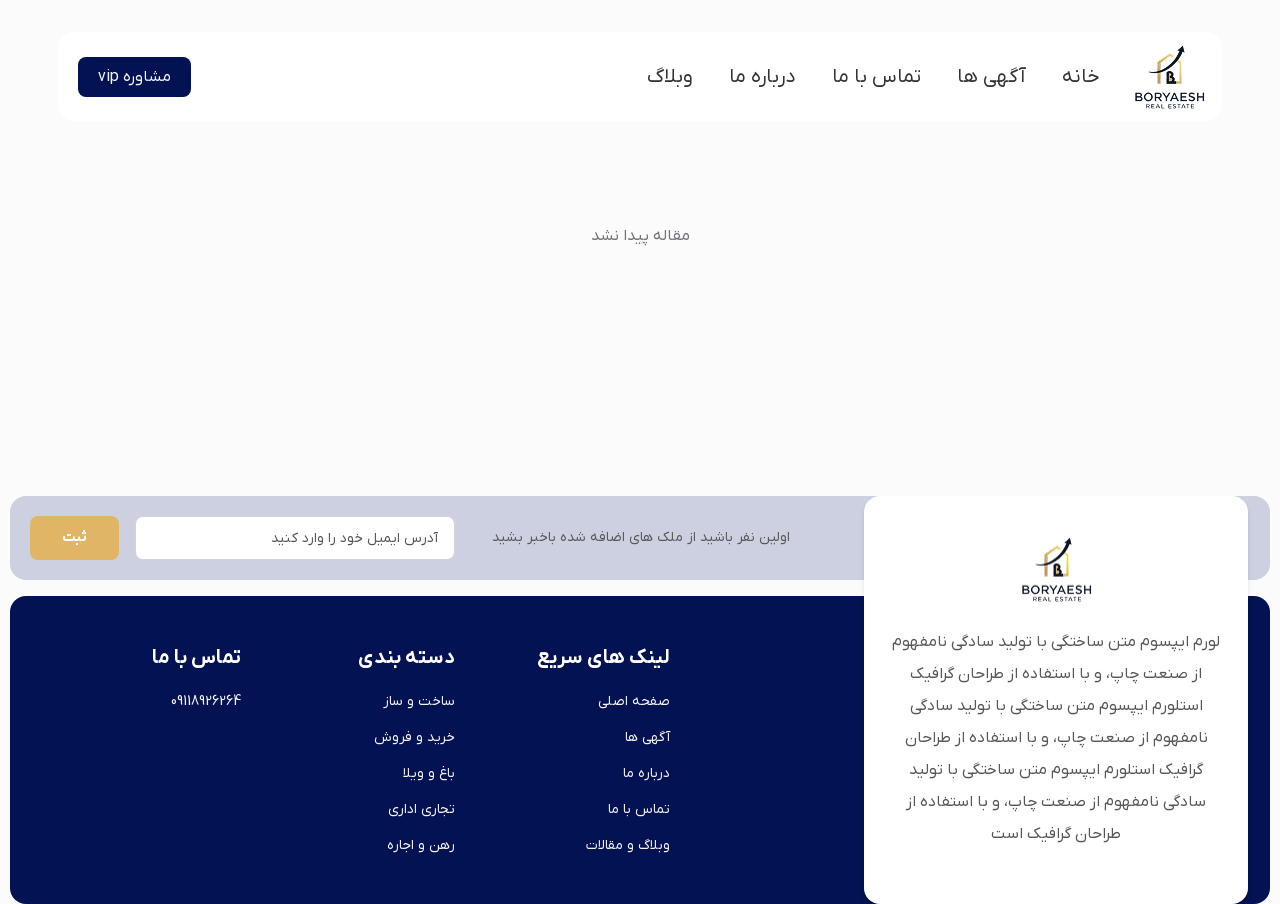
<file: pages/single-blog.html>
<!doctype html>

<html lang="fa" dir="rtl">
  <head>
    <meta charset="UTF-8" />

    <meta name="viewport" content="width=device-width, initial-scale=1.0" />

    <title>مقاله</title>

    <link rel="stylesheet" href="../styles/app.css" />
  </head>

  <body class="bg-main font-IRANYekan">
    <!-- app svg -->
    <svg aria-hidden="true" style="position: absolute; width: 0; height: 0; overflow: hidden">
      <symbol id="menu-open" xmlns="http://www.w3.org/2000/svg" viewBox="0 0 48 48">
        <linearGradient id="EIPc0qTNCX0EujYwtxKaXa" x1="12.066" x2="34.891" y1=".066" y2="22.891" gradientUnits="userSpaceOnUse">
          <stop offset=".237" stop-color="#1c36a6" />
          <stop offset=".85" stop-color="#031252" />
        </linearGradient>
        <path fill="url(#EIPc0qTNCX0EujYwtxKaXa)" d="M43,15H5c-1.1,0-2-0.9-2-2v-2c0-1.1,0.9-2,2-2h38c1.1,0,2,0.9,2,2v2C45,14.1,44.1,15,43,15z" />
        <linearGradient id="EIPc0qTNCX0EujYwtxKaXb" x1="12.066" x2="34.891" y1="12.066" y2="34.891" gradientUnits="userSpaceOnUse">
          <stop offset=".237" stop-color="#1c36a6" />
          <stop offset=".85" stop-color="#031252" />
        </linearGradient>
        <path fill="url(#EIPc0qTNCX0EujYwtxKaXb)" d="M43,27H5c-1.1,0-2-0.9-2-2v-2c0-1.1,0.9-2,2-2h38c1.1,0,2,0.9,2,2v2C45,26.1,44.1,27,43,27z" />
        <linearGradient id="EIPc0qTNCX0EujYwtxKaXc" x1="12.066" x2="34.891" y1="24.066" y2="46.891" gradientUnits="userSpaceOnUse">
          <stop offset=".237" stop-color="#1c36a6" />
          <stop offset=".85" stop-color="#031252" />
        </linearGradient>
        <path fill="url(#EIPc0qTNCX0EujYwtxKaXc)" d="M43,39H5c-1.1,0-2-0.9-2-2v-2c0-1.1,0.9-2,2-2h38c1.1,0,2,0.9,2,2v2C45,38.1,44.1,39,43,39z" />
      </symbol>
      <symbol id="menu-close" xmlns="http://www.w3.org/2000/svg" viewBox="0 0 48 48">
        <linearGradient id="hbE9Evnj3wAjjA2RX0We2a" x1="7.534" x2="27.557" y1="7.534" y2="27.557" gradientUnits="userSpaceOnUse">
          <stop offset="0" stop-color="#1c36a6" />
          <stop offset=".443" stop-color="#1c36a6" />
          <stop offset="1" stop-color="#031252" />
        </linearGradient>
        <path
          fill="url(#hbE9Evnj3wAjjA2RX0We2a)"
          d="M42.42,12.401c0.774-0.774,0.774-2.028,0-2.802L38.401,5.58c-0.774-0.774-2.028-0.774-2.802,0	L24,17.179L12.401,5.58c-0.774-0.774-2.028-0.774-2.802,0L5.58,9.599c-0.774,0.774-0.774,2.028,0,2.802L17.179,24L5.58,35.599	c-0.774,0.774-0.774,2.028,0,2.802l4.019,4.019c0.774,0.774,2.028,0.774,2.802,0L42.42,12.401z" />
        <linearGradient id="hbE9Evnj3wAjjA2RX0We2b" x1="27.373" x2="40.507" y1="27.373" y2="40.507" gradientUnits="userSpaceOnUse">
          <stop offset="0" stop-color="#031252" />
          <stop offset=".179" stop-color="#1c36a6" />
          <stop offset=".243" stop-color="#031252" />
        </linearGradient>
        <path fill="url(#hbE9Evnj3wAjjA2RX0We2b)" d="M24,30.821L35.599,42.42c0.774,0.774,2.028,0.774,2.802,0l4.019-4.019	c0.774-0.774,0.774-2.028,0-2.802L30.821,24L24,30.821z" />
      </symbol>
      <symbol id="apartments" viewBox="0 0 73 75" fill="none" xmlns="http://www.w3.org/2000/svg">
        <path d="M1 1V74H37L36.4965 1H1Z" fill="#030E43" stroke="#7C85AD" stroke-width="2" />
        <rect x="8.72711" y="9.79645" width="7.30346" height="7.30346" fill="white" stroke="#CDD0E0" stroke-width="0.903448" />
        <rect x="23.2105" y="9.79645" width="7.30346" height="7.30346" fill="white" stroke="#CDD0E0" stroke-width="0.903448" />
        <rect x="8.72711" y="26.4517" width="7.30346" height="7.30346" fill="white" stroke="#CDD0E0" stroke-width="0.903448" />
        <rect x="23.2105" y="26.4517" width="7.30346" height="7.30346" fill="white" stroke="#CDD0E0" stroke-width="0.903448" />
        <rect x="8.72711" y="43.3482" width="7.30346" height="7.30346" fill="white" stroke="#CDD0E0" stroke-width="0.903448" />
        <rect x="23.2105" y="43.3482" width="7.30346" height="7.30346" fill="white" stroke="#CDD0E0" stroke-width="0.903448" />
        <rect x="8.72711" y="60.2447" width="7.30346" height="7.30346" fill="white" stroke="#CDD0E0" stroke-width="0.903448" />
        <rect x="23.2105" y="60.2447" width="7.30346" height="7.30346" fill="white" stroke="#CDD0E0" stroke-width="0.903448" />
        <path d="M36 17V67.6898H70.2759L69.7966 17H36Z" fill="#CDD0E0" stroke="#030E43" stroke-width="4.51724" />
        <rect x="42.2447" y="30.4859" width="7.30346" height="7.30346" fill="white" stroke="#041562" stroke-width="0.903448" />
        <rect x="56.7281" y="30.4859" width="7.30346" height="7.30346" fill="white" stroke="#041562" stroke-width="0.903448" />
        <rect x="42.2447" y="47.3824" width="7.30346" height="7.30346" fill="white" stroke="#041562" stroke-width="0.903448" />
        <rect x="56.7281" y="47.3824" width="7.30346" height="7.30346" fill="white" stroke="#041562" stroke-width="0.903448" />
      </symbol>
      <symbol id="administrative-and-commercial" viewBox="0 0 70 67" fill="none" xmlns="http://www.w3.org/2000/svg">
        <rect x="0.5" y="19.6426" width="18.3463" height="46.8571" fill="#030E43" stroke="#7C85AD" />
        <rect x="7.13281" y="25.625" width="5.42838" height="5.9571" fill="white" stroke="#CDD0E0" />
        <rect x="7.13281" y="39.9824" width="5.42838" height="5.9571" fill="white" stroke="#CDD0E0" />
        <rect x="7.13281" y="54.3389" width="5.42838" height="5.9571" fill="white" stroke="#CDD0E0" />
        <path d="M52.8779 0.5V34H69.499V66.5H43.3301V54.7383H32.7412V66.5H19.8457V0.5H52.8779Z" fill="#030E43" stroke="#7C85AD" />
        <rect x="26.4785" y="11.2676" width="5.42838" height="5.9571" fill="white" stroke="#CDD0E0" />
        <rect x="26.4785" y="25.625" width="5.42838" height="5.9571" fill="white" stroke="#CDD0E0" />
        <rect x="26.4785" y="39.9814" width="5.42838" height="5.9571" fill="white" stroke="#CDD0E0" />
        <rect x="40.9141" y="10.96" width="6.42838" height="6.9571" fill="white" />
        <rect x="40.9141" y="25.3174" width="6.42838" height="6.9571" fill="white" />
        <rect x="40.9141" y="39.6738" width="6.42838" height="6.9571" fill="white" />
        <rect x="58.1738" y="39.3252" width="6.42838" height="6.9571" fill="white" />
        <rect x="58.1738" y="53.6826" width="6.42838" height="6.9571" fill="white" />
      </symbol>
      <symbol id="mortgage-and-rent" viewBox="0 0 71 69" fill="none" xmlns="http://www.w3.org/2000/svg">
        <path d="M52.9863 31.0439V67H32.376V50.6055H21.6094V67H1V31.0469L27.1328 8.79199L52.9863 31.0439Z" fill="#030E43" stroke="#7C85AD" stroke-width="2" />
        <path d="M37.2891 17.3088V1H69.5434L70.0009 67.6742H57.4194" stroke="#030E43" stroke-width="2" />
        <rect x="57.2734" y="8.47559" width="5.77764" height="6.1544" fill="#030E43" stroke="#7C85AD" stroke-width="2" />
        <rect x="44.0059" y="8.47559" width="5.77764" height="6.1544" fill="#030E43" stroke="#7C85AD" stroke-width="2" />
        <path d="M49.7842 27.1826V27.6738L49.3574 27.3262L49.3447 27.3164L49.332 27.3057L49.1709 27.1826H49.7842Z" fill="#030E43" stroke="#7C85AD" stroke-width="2" />
        <rect x="57.2734" y="27.1826" width="5.77764" height="6.1544" fill="#030E43" stroke="#7C85AD" stroke-width="2" />
        <rect x="57.2734" y="45.8896" width="5.77764" height="6.1544" fill="#030E43" stroke="#7C85AD" stroke-width="2" />
      </symbol>
      <symbol id="land" viewBox="0 0 74 70" fill="none" xmlns="http://www.w3.org/2000/svg">
        <path d="M1 67.7515V44.9023H9.54057H20.5213L42.2387 51.4934C42.2387 51.4934 44.4349 53.0314 42.2387 55.0087H57.1237C57.1237 55.0087 61.76 55.6678 61.76 58.0845V61.1604L32.9661 67.7515L9.54057 65.1151V67.7515H1Z" fill="#030E43" />
        <path
          d="M9.54057 44.9023H1V67.7515H9.54057V65.1151M9.54057 44.9023H20.5213L42.2387 51.4934C42.2387 51.4934 44.4349 53.0314 42.2387 55.0087M9.54057 44.9023V65.1151M42.2387 55.0087C36.3305 55.0087 27.1097 55.0087 27.1097 55.0087L21.9854 52.592M42.2387 55.0087C48.0517 55.0087 57.1237 55.0087 57.1237 55.0087C57.1237 55.0087 61.76 55.6678 61.76 58.0845C61.76 59.2857 61.76 61.1604 61.76 61.1604L32.9661 67.7515L9.54057 65.1151"
          stroke="#7C85AD"
          stroke-width="2" />
        <path d="M4.91992 41.3732V27.3458L38.1358 3.05371L71 27.3458V66.6737H53.92" stroke="#030E43" stroke-width="4.92103" />
        <rect x="30.6112" y="29.7646" width="4.6158" height="4.05783" fill="#030E43" stroke="#030E43" stroke-width="0.984207" />
        <rect x="40.6923" y="29.7646" width="4.6158" height="4.05783" fill="#030E43" stroke="#030E43" stroke-width="0.984207" />
        <rect x="40.6923" y="38.8407" width="4.6158" height="4.05783" fill="#030E43" stroke="#030E43" stroke-width="0.984207" />
        <rect x="30.6112" y="38.8407" width="4.6158" height="4.05783" fill="#030E43" stroke="#030E43" stroke-width="0.984207" />
      </symbol>
      <symbol id="villa" viewBox="0 0 82 57" fill="none" xmlns="http://www.w3.org/2000/svg">
        <path d="M64.0869 8.5L79.5 24.6094V54.5H2.5V26.2158L14.0557 8.5H64.0869Z" stroke="#030E43" stroke-width="5" />
        <path d="M18.5971 6L69 6L53.3885 24H7L18.5971 6Z" fill="#030E43" />
        <rect x="16" width="7" height="8" fill="#030E43" />
      </symbol>
      <symbol id="arrow-left" viewBox="0 0 20 14" fill="none" xmlns="http://www.w3.org/2000/svg">
        <path
          d="M0.295346 6.11231C0.340849 6.06858 0.510845 5.88349 0.670529 5.72981C1.60206 4.76738 4.03433 3.19358 5.30672 2.71193C5.49988 2.6351 5.98841 2.47153 6.25025 2.45996C6.50009 2.45996 6.73877 2.51531 6.96629 2.62436C7.25048 2.7772 7.47714 3.01844 7.60249 3.30262C7.68233 3.49925 7.80768 4.08994 7.80768 4.10069C7.93217 4.7459 8 5.79513 8 6.95497C8 8.0587 7.93217 9.06498 7.83 9.72092C7.81884 9.73245 7.69349 10.4653 7.55698 10.7164C7.30714 11.1758 6.81862 11.46 6.29575 11.46H6.25025C5.90938 11.4492 5.19339 11.1643 5.19339 11.1543C3.98883 10.6726 1.61408 9.17486 0.659368 8.1793C0.659368 8.1793 0.389787 7.92329 0.273023 7.76382C0.0910077 7.53416 0 7.24992 0 6.96577C0 6.64848 0.102169 6.35361 0.295346 6.11231Z"
          fill="#030E43" />
        <path opacity="0.4" d="M10.2934 5.7833L14.3511 5.45996C15.2617 5.45996 16 6.1316 16 6.95997C16 7.78834 15.2617 8.45996 14.3511 8.45996L10.2934 8.13676C9.57916 8.13676 9 7.60992 9 6.95997C9 6.30904 9.57916 5.7833 10.2934 5.7833Z" fill="#030E43" fill-opacity="0.51" />
      </symbol>
      <symbol id="cart-back-outline" viewBox="0 0 17 17" fill="none" xmlns="http://www.w3.org/2000/svg">
        <path
          d="M10.6894 3.25375L5.27331 7.89489C5.18606 7.9697 5.11602 8.0625 5.068 8.16692C5.01998 8.27134 4.99512 8.38491 4.99512 8.49985C4.99512 8.61478 5.01998 8.72836 5.068 8.83278C5.11602 8.9372 5.18606 9.03 5.27331 9.10481L10.6894 13.7459C11.2064 14.1889 12.0049 13.8216 12.0049 13.141V3.85739C12.0049 3.17672 11.2064 2.8095 10.6894 3.25375Z"
          fill="#030E43" />
      </symbol>
      <symbol id="cart-map" viewBox="0 0 16 16" fill="none" xmlns="http://www.w3.org/2000/svg">
        <path
          d="M14.13 5.47538C13.3833 2.19004 10.5176 0.710938 8.00022 0.710938C8.00022 0.710938 8.00022 0.710938 7.99311 0.710938C5.48286 0.710938 2.60998 2.18294 1.86331 5.46827C1.03131 9.13761 3.27842 12.2452 5.3122 14.2007C6.06598 14.926 7.0331 15.2887 8.00022 15.2887C8.96733 15.2887 9.93445 14.926 10.6811 14.2007C12.7149 12.2452 14.962 9.14471 14.13 5.47538ZM8.00022 9.03804C6.76288 9.03804 5.7602 8.03539 5.7602 6.79804C5.7602 5.56072 6.76288 4.55804 8.00022 4.55804C9.23755 4.55804 10.2402 5.56072 10.2402 6.79804C10.2402 8.03539 9.23755 9.03804 8.00022 9.03804Z"
          fill="#030E43" />
      </symbol>
      <symbol id="about-instagram" viewBox="0 0 19 19" fill="currentColor" xmlns="http://www.w3.org/2000/svg">
        <path
          d="M9.49623 1.71185C12.0333 1.71185 12.3312 1.72316 13.3339 1.76841C14.2613 1.80988 14.7627 1.96448 15.0982 2.09645C15.5431 2.26989 15.8597 2.47351 16.1915 2.80532C16.5232 3.13713 16.7306 3.45386 16.9002 3.89879C17.0284 4.23437 17.1867 4.73586 17.2282 5.66343C17.2734 6.6664 17.2847 6.96428 17.2847 9.50189C17.2847 12.0395 17.2734 12.3374 17.2282 13.3403C17.1867 14.2679 17.0321 14.7694 16.9002 15.105C16.7268 15.5499 16.5232 15.8666 16.1915 16.1985C15.8597 16.5303 15.5431 16.7376 15.0982 16.9073C14.7627 17.0355 14.2613 17.1939 13.3339 17.2354C12.3312 17.2806 12.0333 17.2919 9.49623 17.2919C6.95913 17.2919 6.66131 17.2806 5.65853 17.2354C4.73115 17.1939 4.22976 17.0393 3.89425 16.9073C3.4494 16.7339 3.13274 16.5303 2.80099 16.1985C2.46925 15.8666 2.2619 15.5499 2.09226 15.105C1.96409 14.7694 1.80575 14.2679 1.76429 13.3403C1.71905 12.3374 1.70774 12.0395 1.70774 9.50189C1.70774 6.96428 1.71905 6.6664 1.76429 5.66343C1.80575 4.73586 1.96032 4.23437 2.09226 3.89879C2.26567 3.45386 2.46925 3.13713 2.80099 2.80532C3.13274 2.47351 3.4494 2.26612 3.89425 2.09645C4.22976 1.96825 4.73115 1.80988 5.65853 1.76841C6.66131 1.71939 6.9629 1.71185 9.49623 1.71185ZM9.49623 0C6.91766 0 6.59345 0.0113118 5.57937 0.0565588C4.56905 0.101806 3.87917 0.263941 3.27599 0.497718C2.6502 0.739036 2.12242 1.06708 1.59464 1.59496C1.06687 2.12284 0.742659 2.6545 0.497619 3.27664C0.263889 3.87994 0.101786 4.56995 0.0565476 5.58424C0.0113095 6.59476 0 6.91903 0 9.49811C0 12.0772 0.0113095 12.4015 0.0565476 13.4158C0.101786 14.4263 0.263889 15.1163 0.497619 15.7234C0.738889 16.3493 1.06687 16.8772 1.59464 17.405C2.12242 17.9329 2.65397 18.2572 3.27599 18.5023C3.87917 18.7361 4.56905 18.8982 5.58314 18.9434C6.59722 18.9887 6.91766 19 9.5 19C12.0823 19 12.4028 18.9887 13.4169 18.9434C14.4272 18.8982 15.1171 18.7361 15.724 18.5023C16.3498 18.261 16.8776 17.9329 17.4054 17.405C17.9331 16.8772 18.2573 16.3455 18.5024 15.7234C18.7361 15.1201 18.8982 14.43 18.9435 13.4158C18.9887 12.4015 19 12.081 19 9.49811C19 6.91526 18.9887 6.59476 18.9435 5.58047C18.8982 4.56995 18.7361 3.87994 18.5024 3.27287C18.2611 2.64695 17.9331 2.11907 17.4054 1.59119C16.8776 1.06331 16.346 0.739036 15.724 0.493947C15.1208 0.260171 14.431 0.0980353 13.4169 0.0527883C12.399 0.0113118 12.0748 0 9.49623 0Z" />
        <path
          d="M9.5 5C7.017 5 5 7.01352 5 9.5C5 11.9865 7.01352 14 9.5 14C11.9865 14 14 11.9865 14 9.5C14 7.01352 11.9865 5 9.5 5ZM9.5 12.4177C7.8864 12.4177 6.57883 11.1101 6.57883 9.49652C6.57883 7.88292 7.8864 6.57535 9.5 6.57535C11.1136 6.57535 12.4212 7.88292 12.4212 9.49652C12.4212 11.1101 11.1136 12.4177 9.5 12.4177Z" />
        <path d="M14 5C14.5523 5 15 4.55228 15 4C15 3.44772 14.5523 3 14 3C13.4477 3 13 3.44772 13 4C13 4.55228 13.4477 5 14 5Z" fill="black" />
      </symbol>
      <symbol id="arrow-left-about" viewBox="0 0 20 14" fill="currentColor" xmlns="http://www.w3.org/2000/svg">
        <path
          d="M0.295346 6.11231C0.340849 6.06858 0.510845 5.88349 0.670529 5.72981C1.60206 4.76738 4.03433 3.19358 5.30672 2.71193C5.49988 2.6351 5.98841 2.47153 6.25025 2.45996C6.50009 2.45996 6.73877 2.51531 6.96629 2.62436C7.25048 2.7772 7.47714 3.01844 7.60249 3.30262C7.68233 3.49925 7.80768 4.08994 7.80768 4.10069C7.93217 4.7459 8 5.79513 8 6.95497C8 8.0587 7.93217 9.06498 7.83 9.72092C7.81884 9.73245 7.69349 10.4653 7.55698 10.7164C7.30714 11.1758 6.81862 11.46 6.29575 11.46H6.25025C5.90938 11.4492 5.19339 11.1643 5.19339 11.1543C3.98883 10.6726 1.61408 9.17486 0.659368 8.1793C0.659368 8.1793 0.389787 7.92329 0.273023 7.76382C0.0910077 7.53416 0 7.24992 0 6.96577C0 6.64848 0.102169 6.35361 0.295346 6.11231Z" />
        <path opacity="0.4" d="M10.2934 5.7833L14.3511 5.45996C15.2617 5.45996 16 6.1316 16 6.95997C16 7.78834 15.2617 8.45996 14.3511 8.45996L10.2934 8.13676C9.57916 8.13676 9 7.60992 9 6.95997C9 6.30904 9.57916 5.7833 10.2934 5.7833Z" fill-opacity="0.51" />
      </symbol>
      <symbol id="custom-arrow" viewBox="0 0 59 36" fill="none" xmlns="http://www.w3.org/2000/svg">
        <path
          d="M1.85204 0.476515C1.56292 0.00594925 0.947081 -0.141148 0.476515 0.147965C0.00594925 0.437078 -0.141148 1.05292 0.147965 1.52348L1 1L1.85204 0.476515ZM8.30839 8.03867L8.8585 7.20357V7.20357L8.30839 8.03867ZM20.1332 16.4061L20.7251 15.6001V15.6001L20.1332 16.4061ZM34.8732 18.9435L34.7139 17.9563V17.9563L34.8732 18.9435ZM40.4464 11.5358L39.8563 12.3431L40.4464 11.5358ZM31.8938 8.7248L32.1848 9.68152L31.8938 8.7248ZM33.4956 20.7362L32.737 21.3878L33.4956 20.7362ZM45.4044 27.577L44.9719 28.4786L45.1307 28.5548L45.3061 28.5721L45.4044 27.577ZM51.5273 28.4049L51.8066 27.4447L51.7829 27.4379L51.759 27.4322L51.5273 28.4049ZM57.6242 30.608C58.0789 30.2944 58.1933 29.6717 57.8797 29.217L52.7701 21.8081C52.4566 21.3535 51.8338 21.2391 51.3792 21.5527C50.9245 21.8662 50.8101 22.4889 51.1237 22.9436L55.6656 29.5293L49.0798 34.0712C48.6252 34.3847 48.5108 35.0075 48.8244 35.4621C49.1379 35.9168 49.7607 36.0311 50.2153 35.7176L57.6242 30.608ZM1 1L0.147965 1.52348C1.13872 3.13605 3.82641 6.28368 7.75828 8.87376L8.30839 8.03867L8.8585 7.20357C5.15684 4.76514 2.68085 1.82551 1.85204 0.476515L1 1ZM8.30839 8.03867L7.75828 8.87376C11.1943 11.1372 15.5793 14.3024 19.5413 17.2121L20.1332 16.4061L20.7251 15.6001C16.7628 12.6902 12.3414 9.4979 8.8585 7.20357L8.30839 8.03867ZM20.1332 16.4061L19.5413 17.2121C24.2041 20.6363 30.271 20.6993 35.0326 19.9307L34.8732 18.9435L34.7139 17.9563C30.1331 18.6957 24.7366 18.5461 20.7251 15.6001L20.1332 16.4061ZM34.8732 18.9435L35.0326 19.9307C36.0703 19.7632 37.246 19.3371 38.305 18.8477C39.3694 18.3558 40.3853 17.7676 41.1055 17.2324L40.509 16.4298L39.9125 15.6271C39.3279 16.0616 38.4375 16.5832 37.466 17.0322C36.489 17.4836 35.4993 17.8295 34.7139 17.9563L34.8732 18.9435ZM40.509 16.4298L41.1055 17.2324C41.8839 16.6539 42.3629 16.0189 42.5746 15.3065C42.7805 14.6135 42.692 13.976 42.5987 13.5015L41.6175 13.6944L40.6362 13.8873C40.7124 14.2746 40.7219 14.5199 40.6575 14.7367C40.5988 14.9342 40.4388 15.2359 39.9125 15.6271L40.509 16.4298ZM41.6175 13.6944L42.5987 13.5015C42.4123 12.5537 42.0318 11.4559 41.0365 10.7284L40.4464 11.5358L39.8563 12.3431C40.242 12.625 40.4837 13.1116 40.6362 13.8873L41.6175 13.6944ZM40.4464 11.5358L41.0365 10.7284C39.2849 9.44814 37.4916 8.55749 35.8777 8.05703C34.2967 7.56676 32.7664 7.41417 31.6028 7.76808L31.8938 8.7248L32.1848 9.68152C32.7935 9.49638 33.8686 9.52797 35.2853 9.96729C36.6692 10.3964 38.2661 11.1808 39.8563 12.3431L40.4464 11.5358ZM31.8938 8.7248L31.6028 7.76808C30.2377 8.18332 29.2805 9.50096 28.6832 10.6478C28.0606 11.8432 27.6598 13.1816 27.5662 14.0721L28.5607 14.1767L29.5552 14.2813C29.6182 13.6818 29.9295 12.5846 30.457 11.5717C31.0098 10.5103 31.6408 9.84699 32.1848 9.68152L31.8938 8.7248ZM28.5607 14.1767L27.5662 14.0721C27.4948 14.7506 27.746 15.3886 28.049 15.9203C28.3598 16.4656 28.8003 17.0274 29.2848 17.5886C29.7725 18.1535 30.3427 18.7607 30.9276 19.3878C31.5182 20.0211 32.1332 20.6848 32.737 21.3878L33.4956 20.7362L34.2542 20.0846C33.6211 19.3475 32.9812 18.6575 32.3902 18.0237C31.7934 17.3837 31.2551 16.8104 30.7987 16.2817C30.3391 15.7493 29.9999 15.3043 29.7866 14.93C29.5655 14.5421 29.5482 14.3477 29.5552 14.2813L28.5607 14.1767ZM33.4956 20.7362L32.737 21.3878C34.3821 23.303 36.5271 24.6186 38.6877 25.6782C39.7702 26.209 40.8755 26.6843 41.9363 27.1369C43.0055 27.593 44.0236 28.0236 44.9719 28.4786L45.4044 27.577L45.837 26.6754C44.8401 26.1971 43.7758 25.7472 42.7211 25.2973C41.658 24.8437 40.5976 24.3873 39.5683 23.8825C37.505 22.8706 35.6409 21.6991 34.2542 20.0846L33.4956 20.7362ZM45.4044 27.577L45.3061 28.5721C47.2418 28.7635 49.1921 28.8768 51.2957 29.3777L51.5273 28.4049L51.759 27.4322C49.4853 26.8906 47.3434 26.7638 45.5028 26.5818L45.4044 27.577ZM51.5273 28.4049L51.2481 29.3652C52.3473 29.6848 53.5755 30.1621 56.8758 30.7683L57.0565 29.7848L57.2372 28.8012C54.0639 28.2184 52.9639 27.7813 51.8066 27.4447L51.5273 28.4049Z"
          fill="#041562" />
      </symbol>
      <symbol id="social-instagram" viewBox="0 0 51 51" fill="none" xmlns="http://www.w3.org/2000/svg">
        <rect width="51" height="51" rx="25.5" fill="#CDD0E0" />
        <path
          d="M25.5042 12.9581C29.5924 12.9581 30.0723 12.9763 31.6882 13.0492C33.1825 13.116 33.9905 13.3651 34.5311 13.5777C35.2479 13.8571 35.7582 14.1852 36.2928 14.7197C36.8273 15.2543 37.1614 15.7646 37.4348 16.4814C37.6413 17.022 37.8965 17.8299 37.9633 19.3243C38.0362 20.9402 38.0544 21.4201 38.0544 25.5083C38.0544 29.5965 38.0362 30.0764 37.9633 31.6923C37.8965 33.1866 37.6474 33.9946 37.4348 34.5352C37.1554 35.252 36.8273 35.7623 36.2928 36.2969C35.7582 36.8314 35.2479 37.1655 34.5311 37.4389C33.9905 37.6454 33.1825 37.9006 31.6882 37.9674C30.0723 38.0403 29.5924 38.0585 25.5042 38.0585C21.4159 38.0585 20.936 38.0403 19.3202 37.9674C17.8258 37.9006 17.0179 37.6515 16.4773 37.4389C15.7605 37.1595 15.2502 36.8314 14.7156 36.2969C14.181 35.7623 13.8469 35.252 13.5736 34.5352C13.367 33.9946 13.1119 33.1866 13.0451 31.6923C12.9722 30.0764 12.954 29.5965 12.954 25.5083C12.954 21.4201 12.9722 20.9402 13.0451 19.3243C13.1119 17.8299 13.361 17.022 13.5736 16.4814C13.853 15.7646 14.181 15.2543 14.7156 14.7197C15.2502 14.1852 15.7605 13.8511 16.4773 13.5777C17.0179 13.3712 17.8258 13.116 19.3202 13.0492C20.936 12.9702 21.422 12.9581 25.5042 12.9581ZM25.5042 10.2002C21.3491 10.2002 20.8267 10.2184 19.1926 10.2913C17.5646 10.3642 16.453 10.6254 15.481 11.002C14.4726 11.3908 13.6222 11.9193 12.7717 12.7698C11.9213 13.6202 11.3989 14.4767 11.004 15.4791C10.6274 16.451 10.3662 17.5627 10.2933 19.1967C10.2204 20.8247 10.2021 21.3472 10.2021 25.5022C10.2021 29.6573 10.2204 30.1797 10.2933 31.8138C10.3662 33.4418 10.6274 34.5534 11.004 35.5315C11.3928 36.5398 11.9213 37.3903 12.7717 38.2407C13.6222 39.0912 14.4787 39.6136 15.481 40.0085C16.453 40.3851 17.5646 40.6463 19.1987 40.7192C20.8328 40.7921 21.3491 40.8103 25.5103 40.8103C29.6714 40.8103 30.1877 40.7921 31.8218 40.7192C33.4498 40.6463 34.5615 40.3851 35.5395 40.0085C36.5479 39.6197 37.3983 39.0912 38.2488 38.2407C39.0992 37.3903 39.6217 36.5338 40.0165 35.5315C40.3931 34.5595 40.6544 33.4478 40.7272 31.8138C40.8001 30.1797 40.8184 29.6633 40.8184 25.5022C40.8184 21.3411 40.8001 20.8247 40.7272 19.1907C40.6544 17.5627 40.3931 16.451 40.0165 15.473C39.6277 14.4646 39.0992 13.6141 38.2488 12.7637C37.3983 11.9132 36.5418 11.3908 35.5395 10.996C34.5676 10.6193 33.4559 10.3581 31.8218 10.2852C30.1817 10.2184 29.6592 10.2002 25.5042 10.2002Z"
          fill="#191D3A" />
        <path
          d="M25.5041 17.6475C21.1668 17.6475 17.6436 21.1647 17.6436 25.508C17.6436 29.8514 21.1608 33.3686 25.5041 33.3686C29.8475 33.3686 33.3647 29.8514 33.3647 25.508C33.3647 21.1647 29.8475 17.6475 25.5041 17.6475ZM25.5041 30.6047C22.6855 30.6047 20.4014 28.3206 20.4014 25.502C20.4014 22.6833 22.6855 20.3993 25.5041 20.3993C28.3228 20.3993 30.6068 22.6833 30.6068 25.502C30.6068 28.3206 28.3228 30.6047 25.5041 30.6047Z"
          fill="#030E43" />
        <path d="M33.6744 19.1662C34.6876 19.1662 35.5089 18.3448 35.5089 17.3316C35.5089 16.3184 34.6876 15.4971 33.6744 15.4971C32.6612 15.4971 31.8398 16.3184 31.8398 17.3316C31.8398 18.3448 32.6612 19.1662 33.6744 19.1662Z" fill="#030E43" />
      </symbol>
      <symbol id="social-whatsApp" viewBox="0 0 51 51" fill="none" xmlns="http://www.w3.org/2000/svg">
        <rect width="51" height="51" rx="25.5" fill="url(#paint0_linear_313_1182)" />
        <path
          d="M10.0322 40.3352L12.2187 32.3954C10.8669 30.065 10.1578 27.4257 10.1652 24.7276C10.1652 16.2732 17.0792 9.39941 25.5666 9.39941C29.6884 9.39941 33.5591 10.9947 36.4621 13.8913C39.3725 16.7878 40.9754 20.6401 40.968 24.735C40.968 33.1894 34.054 40.0632 25.5592 40.0632H25.5518C22.9738 40.0632 20.4402 39.4163 18.1872 38.1959L10.0322 40.3352ZM18.5787 35.4243L19.0441 35.7037C21.009 36.8652 23.2619 37.4754 25.5592 37.4828H25.5666C32.621 37.4828 38.3679 31.7705 38.3679 24.7423C38.3679 21.3385 37.0383 18.1405 34.6228 15.7292C32.2073 13.3179 28.9867 11.9946 25.5666 11.9946C18.5122 11.9872 12.7653 17.6994 12.7653 24.7276C12.7653 27.1316 13.4375 29.4768 14.7228 31.5059L15.0257 31.9911L13.733 36.6888L18.5787 35.4243Z"
          fill="white" />
        <path
          d="M10.5713 39.799L12.6839 32.1312C11.3764 29.889 10.6895 27.3379 10.6895 24.7354C10.6969 16.5751 17.3671 9.93652 25.5664 9.93652C29.5479 9.93652 33.2782 11.4804 36.0852 14.274C38.8922 17.0676 40.436 20.7876 40.436 24.7428C40.436 32.9031 33.7584 39.5417 25.5664 39.5417H25.559C23.0697 39.5417 20.6247 38.9168 18.453 37.7405L10.5713 39.799Z"
          fill="url(#paint1_linear_313_1182)" />
        <path
          d="M10.0322 40.3352L12.2187 32.3954C10.8669 30.065 10.1578 27.4257 10.1652 24.7276C10.1652 16.2732 17.0792 9.39941 25.5666 9.39941C29.6884 9.39941 33.5591 10.9947 36.4621 13.8913C39.3725 16.7878 40.9754 20.6401 40.968 24.735C40.968 33.1894 34.054 40.0632 25.5592 40.0632H25.5518C22.9738 40.0632 20.4402 39.4163 18.1872 38.1959L10.0322 40.3352ZM18.5787 35.4243L19.0441 35.7037C21.009 36.8652 23.2619 37.4754 25.5592 37.4828H25.5666C32.621 37.4828 38.3679 31.7705 38.3679 24.7423C38.3679 21.3385 37.0383 18.1405 34.6228 15.7292C32.2073 13.3179 28.9867 11.9946 25.5666 11.9946C18.5122 11.9872 12.7653 17.6994 12.7653 24.7276C12.7653 27.1316 13.4375 29.4768 14.7228 31.5059L15.0257 31.9911L13.733 36.6888L18.5787 35.4243Z"
          fill="url(#paint2_linear_313_1182)" />
        <path
          fill-rule="evenodd"
          clip-rule="evenodd"
          d="M21.7172 18.317C21.4292 17.6774 21.1263 17.6627 20.853 17.6553C20.6314 17.6479 20.3729 17.6479 20.1143 17.6479C19.8558 17.6479 19.4421 17.7435 19.0876 18.1258C18.733 18.5081 17.7432 19.4344 17.7432 21.3238C17.7432 23.2058 19.1245 25.029 19.3165 25.2863C19.5086 25.5436 21.9832 29.5356 25.8908 31.0721C29.141 32.3513 29.8058 32.094 30.5075 32.0278C31.2092 31.9616 32.7826 31.1015 33.1076 30.2046C33.4253 29.3077 33.4253 28.5431 33.3292 28.3814C33.2332 28.2197 32.9747 28.1241 32.5906 27.9329C32.2065 27.7418 30.3154 26.8155 29.9609 26.6832C29.6063 26.5582 29.3478 26.492 29.0966 26.8743C28.8381 27.2566 28.0994 28.1167 27.8778 28.374C27.6562 28.6313 27.4272 28.6607 27.0431 28.4696C26.659 28.2785 25.418 27.8741 23.9481 26.5655C22.8031 25.551 22.0275 24.2939 21.8059 23.9116C21.5843 23.5293 21.7837 23.3234 21.9758 23.1323C22.1457 22.9632 22.3599 22.6838 22.552 22.4633C22.744 22.2427 22.8105 22.081 22.9361 21.8237C23.0616 21.5664 23.0025 21.3458 22.9065 21.1547C22.8105 20.9709 22.057 19.0742 21.7172 18.317Z"
          fill="white" />
        <defs>
          <linearGradient id="paint0_linear_313_1182" x1="25.4987" y1="50.9975" x2="25.4987" y2="-0.00178436" gradientUnits="userSpaceOnUse">
            <stop stop-color="#20B038" />
            <stop offset="1" stop-color="#60D66A" />
          </linearGradient>
          <linearGradient id="paint1_linear_313_1182" x1="25.5029" y1="39.7975" x2="25.5029" y2="9.93548" gradientUnits="userSpaceOnUse">
            <stop stop-color="#20B038" />
            <stop offset="1" stop-color="#60D66A" />
          </linearGradient>
          <linearGradient id="paint2_linear_313_1182" x1="25.5031" y1="40.3323" x2="25.5031" y2="9.39941" gradientUnits="userSpaceOnUse">
            <stop stop-color="#F9F9F9" />
            <stop offset="1" stop-color="white" />
          </linearGradient>
        </defs>
      </symbol>
      <symbol id="social-telegram" viewBox="0 0 51 51" fill="none" xmlns="http://www.w3.org/2000/svg">
        <rect width="51" height="51" rx="25.5" fill="url(#paint0_linear_313_1181)" />
        <path
          fill-rule="evenodd"
          clip-rule="evenodd"
          d="M11.5434 25.2309C18.9772 21.9921 23.9342 19.8569 26.4144 18.8253C33.4961 15.8798 34.9676 15.3681 35.9267 15.3513C36.1376 15.3475 36.6093 15.3998 36.9148 15.6477C37.1728 15.8571 37.2437 16.1398 37.2777 16.3383C37.3117 16.5368 37.354 16.9889 37.3204 17.3421C36.9366 21.3743 35.2761 31.1593 34.4313 35.6753C34.0739 37.5863 33.37 38.227 32.6886 38.2897C31.2078 38.4259 30.0833 37.311 28.6491 36.3709C26.4047 34.8997 25.1368 33.9839 22.9583 32.5483C20.4407 30.8892 22.0727 29.9773 23.5075 28.4871C23.883 28.0971 30.4076 22.1624 30.5339 21.6241C30.5497 21.5568 30.5644 21.3058 30.4153 21.1732C30.2662 21.0407 30.0461 21.086 29.8873 21.1221C29.6622 21.1732 26.0768 23.543 19.1312 28.2314C18.1136 28.9303 17.1918 29.2707 16.3659 29.2529C15.4554 29.2332 13.704 28.7381 12.402 28.3149C10.8051 27.7958 9.53584 27.5213 9.64636 26.6397C9.70392 26.1805 10.3363 25.7109 11.5434 25.2309Z"
          fill="white" />
        <defs>
          <linearGradient id="paint0_linear_313_1181" x1="25.5" y1="0" x2="25.5" y2="50.6218" gradientUnits="userSpaceOnUse">
            <stop stop-color="#2AABEE" />
            <stop offset="1" stop-color="#229ED9" />
          </linearGradient>
        </defs>
      </symbol>
      <symbol id="blog-comment" viewBox="0 0 16 14" fill="none" xmlns="http://www.w3.org/2000/svg">
        <path
          d="M4.40091 5.35677C4.91832 5.35677 5.37487 5.81332 5.37487 6.33073C5.37487 6.87858 4.91832 7.30469 4.40091 7.30469C3.85306 7.30469 3.42695 6.87858 3.42695 6.33073C3.42695 5.81332 3.85306 5.35677 4.40091 5.35677ZM7.80976 5.35677C8.32717 5.35677 8.78372 5.81332 8.78372 6.33073C8.78372 6.87858 8.32717 7.30469 7.80976 7.30469C7.26191 7.30469 6.83581 6.87858 6.83581 6.33073C6.83581 5.81332 7.26191 5.35677 7.80976 5.35677ZM11.2186 5.35677C11.736 5.35677 12.1926 5.81332 12.1926 6.33073C12.1926 6.87858 11.736 7.30469 11.2186 7.30469C10.6708 7.30469 10.2447 6.87858 10.2447 6.33073C10.2447 5.81332 10.6708 5.35677 11.2186 5.35677ZM7.80976 0C12.1013 0 15.6015 2.861 15.6015 6.33073C15.6015 9.83089 12.1013 12.6615 7.80976 12.6615C6.80536 12.6615 5.86185 12.5093 4.97919 12.2354C4.09654 12.8745 2.60517 13.6354 0.74856 13.6354C0.444203 13.6354 0.170277 13.4832 0.0485327 13.2093C-0.0427757 12.9354 -0.01234 12.631 0.200714 12.418C0.23115 12.418 1.17467 11.3831 1.60078 10.1961C0.596382 9.13086 0.0180971 7.79167 0.0180971 6.33073C0.0180971 2.861 3.48783 0 7.80976 0ZM7.80976 11.2005C11.2795 11.2005 14.1405 9.03955 14.1405 6.33073C14.1405 3.65234 11.2795 1.46094 7.80976 1.46094C4.30961 1.46094 1.47904 3.65234 1.47904 6.33073C1.47904 7.63949 2.11819 8.61345 2.66605 9.19173L3.3052 9.86133L2.9704 10.7135C2.81823 11.1396 2.60517 11.5658 2.36169 11.931C3.09215 11.6875 3.70088 11.3527 4.12698 11.0483L4.70527 10.6222L5.4053 10.8353C6.1662 11.0788 6.98799 11.2005 7.80976 11.2005Z"
          fill="#A2A2A2" />
      </symbol>
      <symbol id="blog-calendar" viewBox="0 0 18 16" fill="none" xmlns="http://www.w3.org/2000/svg">
        <path
          d="M15.7839 0C16.6682 0 17.4167 0.748378 17.4167 1.63281V13.6068C17.4167 14.5252 16.6682 15.2396 15.7839 15.2396H1.63281C0.714356 15.2396 0 14.5252 0 13.6068V1.63281C0 0.748378 0.714356 0 1.63281 0H15.7839ZM15.5797 13.6068C15.6818 13.6068 15.7839 13.5387 15.7839 13.4027V1.83692C15.7839 1.73486 15.6818 1.63281 15.5797 1.63281H1.83692C1.70085 1.63281 1.63281 1.73486 1.63281 1.83692V13.4027C1.63281 13.5387 1.70085 13.6068 1.83692 13.6068H15.5797ZM14.151 10.4772V11.2936C14.151 11.5317 13.9469 11.7018 13.7428 11.7018H6.93945C6.70133 11.7018 6.53125 11.5317 6.53125 11.2936V10.4772C6.53125 10.2731 6.70133 10.069 6.93945 10.069H13.7428C13.9469 10.069 14.151 10.2731 14.151 10.4772ZM14.151 7.21159V8.02799C14.151 8.26611 13.9469 8.43619 13.7428 8.43619H6.93945C6.70133 8.43619 6.53125 8.26611 6.53125 8.02799V7.21159C6.53125 7.00748 6.70133 6.80338 6.93945 6.80338H13.7428C13.9469 6.80338 14.151 7.00748 14.151 7.21159ZM14.151 3.94597V4.76237C14.151 5.00048 13.9469 5.17056 13.7428 5.17056H6.93945C6.70133 5.17056 6.53125 5.00048 6.53125 4.76237V3.94597C6.53125 3.74186 6.70133 3.53775 6.93945 3.53775H13.7428C13.9469 3.53775 14.151 3.74186 14.151 3.94597ZM5.57878 4.35417C5.57878 5.03451 5.0005 5.57878 4.35416 5.57878C3.67382 5.57878 3.12955 5.03451 3.12955 4.35417C3.12955 3.70785 3.67382 3.12955 4.35416 3.12955C5.0005 3.12955 5.57878 3.70785 5.57878 4.35417ZM5.57878 7.61979C5.57878 8.30013 5.0005 8.84441 4.35416 8.84441C3.67382 8.84441 3.12955 8.30013 3.12955 7.61979C3.12955 6.97348 3.67382 6.39518 4.35416 6.39518C5.0005 6.39518 5.57878 6.97348 5.57878 7.61979ZM5.57878 10.8854C5.57878 11.5658 5.0005 12.11 4.35416 12.11C3.67382 12.11 3.12955 11.5658 3.12955 10.8854C3.12955 10.2391 3.67382 9.6608 4.35416 9.6608C5.0005 9.6608 5.57878 10.2391 5.57878 10.8854Z"
          fill="#A2A2A2" />
      </symbol>
      <symbol id="blog-arrow-left" viewBox="0 0 16 16" fill="currentColor" xmlns="http://www.w3.org/2000/svg">
        <path
          d="M9.05273 14.335L8.27929 15.1084C7.92773 15.4248 7.40039 15.4248 7.08398 15.1084L0.263676 8.25293C-0.0878919 7.93652 -0.0878919 7.40918 0.263676 7.09278L7.08398 0.237305C7.40039 -0.0791016 7.96289 -0.0791016 8.27929 0.237305L9.05273 1.01075C9.40429 1.36231 9.36914 1.88965 9.05273 2.24121L4.79882 6.24902H14.9238C15.3809 6.24902 15.7676 6.63575 15.7676 7.09278V8.21778C15.7676 8.70996 15.3809 9.06152 14.9238 9.06152H4.79882L9.05273 13.1045C9.36914 13.456 9.40429 13.9834 9.05273 14.335Z" />
      </symbol>
    </svg>

    <!-- app header desktop -->
    <header class="fixed top-8 right-0 left-0 z-50 hidden md:flex items-center justify-between w-[95%] lg:w-[91%] h-22.25 mx-auto bg-white rounded-2xl">
      <!-- app logo & menu -->
      <div class="flex items-center gap-x-2 lg:gap-x-4">
        <!-- app logo -->
        <img src="../images/hedaer-logo.png" alt="logo website" />
        <!-- app menu -->
        <ul class="flex items-center justify-between gap-x-5 lg:gap-x-9 text-header-menu text-xl">
          <li>
            <a href="../index.html" class="hover:text-hover-link transition-all">خانه</a>
          </li>
          <li>
            <a href="./ads.html" class="hover:text-hover-link transition-all">آگهی ها</a>
          </li>
          <li>
            <a href="./contact.html" class="hover:text-hover-link transition-all">تماس با ما</a>
          </li>
          <li>
            <a href="./about.html" class="hover:text-hover-link transition-all">درباره ما</a>
          </li>
          <li>
            <a href="./blog.html" class="hover:text-hover-link transition-all">وبلاگ</a>
          </li>
        </ul>
      </div>
      <!-- app vip consulting  -->
      <div>
        <a href="#" class="open-vip-modal vip-link block py-2 px-5 mx-2 lg:mx-5 text-header-link-text bg-header-link-bg rounded-lg">مشاوره vip</a>
      </div>
    </header>
    <!-- app header mobile -->
    <div class="fixed inset-x-0 top-0 z-50 h-22.25 flex items-center justify-between md:hidden w-full bg-white">
      <!-- open mobile menu -->
      <div class="open-mobile-menu relative z-10">
        <svg class="w-12 h-12 mr-2">
          <use href="#menu-open"></use>
        </svg>
      </div>
      <!-- mobile menu -->
      <div class="mobile-menu fixed inset-y-0 z-60 overflow-y-auto -right-64 top-0 bottom-0 w-64 bg-custom-1 transition-all border-l border-l-custom-2">
        <!-- mobile menu content -->
        <div class="relative flex flex-col px-5 h-full">
          <div class="flex w-full justify-center items-center border-b border-b-custom-2 pb-4 mb-6">
            <img src="../images/hedaer-logo.png" alt="website logo" class="mx-auto" />
          </div>
          <ul class="flex flex-col items-start gap-y-5 text-header-menu text-lg w-[50%] child:cursor-pointer">
            <li>
              <a href="../index.html" class="inline-block">خانه</a>
            </li>
            <li>
              <a href="./ads.html" class="inline-block">آگهی ها</a>
            </li>
            <li>
              <a href="./contact.html" class="inline-block">تماس با ما</a>
            </li>
            <li>
              <a href="./about.html" class="inline-block">درباره ما</a>
            </li>
            <li>
              <a href="./blog.html" class="inline-block">وبلاگ</a>
            </li>
          </ul>
        </div>
        <!-- close mobile menu -->
        <div class="absolute top-4 left-4 z-70 close-mobile-menu">
          <svg class="w-8 h-8">
            <use href="#menu-close"></use>
          </svg>
        </div>
      </div>
      <!-- app logo — دقیقاً وسط صفحه در موبایل -->
      <img src="../images/hedaer-logo.png" alt="logo website" class="absolute left-1/2 top-1/2 -translate-x-1/2 -translate-y-1/2 pointer-events-none" />
      <!-- app vip consulting  -->
      <div class="relative z-10">
        <a href="#" class="open-vip-modal inline-block py-2 px-2 ml-2 text-sm text-header-link-text bg-header-link-bg rounded-lg">مشاوره vip</a>
      </div>
    </div>

    <main>
      <section class="max-w-[1000px] mx-auto px-5 py-10 pt-36">
        <div id="single-blog-container"></div>
      </section>
    </main>

    <!-- app footer -->
    <footer class="relative mt-24 lg:mt-32">
      <div class="container relative px-4 md:px-2.5">
        <!-- cart logo and descrption -->
        <div class="relative z-20 mx-auto mb-6 w-full max-w-sm rounded-2xl bg-white p-6 shadow-md lg:absolute lg:top-0 lg:bottom-0 lg:right-8 lg:mb-0 lg:max-w-xs lg:p-7 xl:max-w-sm">
          <div class="flex flex-col items-center text-center gap-3">
            <img src="../images/hedaer-logo.png" alt="لوگو املاک بورایش" class="h-22.5 w-26.5" />
            <p class="leading-8 text-custom-4">
              لورم ایپسوم متن ساختگی با تولید سادگی نامفهوم از صنعت چاپ، و با استفاده از طراحان گرافیک استلورم ایپسوم متن ساختگی با تولید سادگی نامفهوم از صنعت چاپ، و با استفاده از طراحان گرافیک استلورم ایپسوم متن ساختگی با تولید سادگی نامفهوم از صنعت چاپ، و با استفاده از طراحان گرافیک است
            </p>
          </div>
        </div>

        <!-- newsletter strip-->
        <div class="relative z-10 rounded-2xl bg-custom-1 p-4 sm:p-5 lg:pr-90 xl:pr-120">
          <div class="flex flex-col-reverse items-stretch gap-3 sm:flex-row-reverse sm:items-center sm:justify-between sm:gap-4">
            <button type="button" class="h-11 shrink-0 rounded-lg bg-custom-5 hover:bg-custom-7 px-8 text-sm font-IRANYekanBold text-white transition hover:-translate-y-0.5 hover:shadow-md sm:order-1 cursor-pointer">ثبت</button>

            <label class="sm:order-2 sm:flex-1">
              <span class="sr-only">آدرس ایمیل</span>
              <input type="email" name="newsletter-email" placeholder="آدرس ایمیل خود را وارد کنید" class="h-11 w-full rounded-lg border border-zinc-300 bg-white px-4 text-sm text-custom-4 placeholder:text-custom-3 focus:border-custom-5 focus:outline-none" />
            </label>

            <p class="text-center text-sm text-custom-4 sm:order-3 sm:flex-1 sm:text-right">اولین نفر باشید از ملک های اضافه شده باخبر بشید</p>
          </div>
        </div>

        <!-- section bg-blue -->
        <div class="relative z-10 mt-4 rounded-2xl bg-custom-7 px-5 py-10 sm:px-8 sm:py-12 lg:px-14 lg:pr-110 xl:pr-150">
          <div class="grid grid-cols-1 gap-8 text-center sm:grid-cols-3 sm:gap-6 sm:text-right lg:gap-10">
            <!-- quick links-->
            <div>
              <h3 class="font-IRANYekanBold text-white text-xl">لینک های سریع</h3>

              <ul class="mt-5 space-y-4 text-sm text-custom-6">
                <li><a href="#" class="transition hover:text-custom-5">صفحه اصلی</a></li>
                <li><a href="#" class="transition hover:text-custom-5">آگهی ها</a></li>
                <li><a href="#" class="transition hover:text-custom-5">درباره ما</a></li>
                <li><a href="#" class="transition hover:text-custom-5">تماس با ما</a></li>
                <li><a href="#" class="transition hover:text-custom-5">وبلاگ و مقالات</a></li>
              </ul>
            </div>

            <!-- categories -->
            <div>
              <h3 class="font-IRANYekanBold text-white text-xl">دسته بندی</h3>

              <ul class="mt-5 space-y-4 text-sm text-custom-6">
                <li><a href="#" class="transition hover:text-custom-5">ساخت و ساز</a></li>
                <li><a href="#" class="transition hover:text-custom-5">خرید و فروش</a></li>
                <li><a href="#" class="transition hover:text-custom-5">باغ و ویلا</a></li>
                <li><a href="#" class="transition hover:text-custom-5">تجاری اداری</a></li>
                <li><a href="#" class="transition hover:text-custom-5">رهن و اجاره</a></li>
              </ul>
            </div>

            <!-- contact us -->
            <div>
              <h3 class="font-IRANYekanBold text-white text-xl">تماس با ما</h3>

              <a href="tel:09118926264" class="mt-5 inline-block text-sm text-custom-6 transition hover:text-white" dir="ltr">09118926264</a>
            </div>
          </div>
        </div>
      </div>
    </footer>
    <!-- app vip-modal -->
    <div id="vip-modal" class="fixed inset-0 z-[100] hidden items-center justify-center bg-black/50 px-5">
      <div class="w-full max-w-md rounded-2xl bg-white p-6">
        <button id="close-vip-modal" class="float-left text-zinc-500">✕</button>

        <h2 class="text-xl font-bold text-blue-950 mb-5">درخواست مشاوره VIP</h2>

        <form id="vip-form" class="space-y-4">
          <input id="first-name" type="text" placeholder="نام" class="w-full rounded-lg border p-3" />

          <input id="last-name" type="text" placeholder="نام خانوادگی" class="w-full rounded-lg border p-3" />

          <input id="phone" type="tel" placeholder="شماره تماس" class="w-full rounded-lg border p-3" />

          <button class="w-full rounded-lg bg-blue-950 py-3 text-white">ثبت درخواست</button>
        </form>
      </div>
    </div>
    <script src="../scripts/app.js"></script>
    <script src="../scripts/blog.js"></script>
    <script src="../scripts/single-blog.js"></script>
    <script src="../scripts/vip-modal.js"></script>
  </body>
</html>
</file>
<file: styles/app.css>
/*! tailwindcss v4.3.3 | MIT License | https://tailwindcss.com */
@layer properties{@supports (((-webkit-hyphens:none)) and (not (margin-trim:inline))) or ((-moz-orient:inline) and (not (color:rgb(from red r g b)))){*,:before,:after,::backdrop{--tw-translate-x:0;--tw-translate-y:0;--tw-translate-z:0;--tw-rotate-x:initial;--tw-rotate-y:initial;--tw-rotate-z:initial;--tw-skew-x:initial;--tw-skew-y:initial;--tw-space-y-reverse:0;--tw-border-style:solid;--tw-gradient-position:initial;--tw-gradient-from:#0000;--tw-gradient-via:#0000;--tw-gradient-to:#0000;--tw-gradient-stops:initial;--tw-gradient-via-stops:initial;--tw-gradient-from-position:0%;--tw-gradient-via-position:50%;--tw-gradient-to-position:100%;--tw-leading:initial;--tw-font-weight:initial;--tw-tracking:initial;--tw-shadow:0 0 #0000;--tw-shadow-color:initial;--tw-shadow-alpha:100%;--tw-inset-shadow:0 0 #0000;--tw-inset-shadow-color:initial;--tw-inset-shadow-alpha:100%;--tw-ring-color:initial;--tw-ring-shadow:0 0 #0000;--tw-inset-ring-color:initial;--tw-inset-ring-shadow:0 0 #0000;--tw-ring-inset:initial;--tw-ring-offset-width:0px;--tw-ring-offset-color:#fff;--tw-ring-offset-shadow:0 0 #0000;--tw-blur:initial;--tw-brightness:initial;--tw-contrast:initial;--tw-grayscale:initial;--tw-hue-rotate:initial;--tw-invert:initial;--tw-opacity:initial;--tw-saturate:initial;--tw-sepia:initial;--tw-drop-shadow:initial;--tw-drop-shadow-color:initial;--tw-drop-shadow-alpha:100%;--tw-drop-shadow-size:initial;--tw-duration:initial;--tw-scale-x:1;--tw-scale-y:1;--tw-scale-z:1}}}@font-face{font-family:IRANYekan;src:local(IRANYekanX),url(../fonts/IRANYekanXFaNum-Regular.woff2)format("woff2");font-display:swap}@font-face{font-family:IRANYekan Medium;src:local(IRANYekanX Medium),url(../fonts/IRANYekanXFaNum-Medium.woff2)format("woff2");font-display:swap}@font-face{font-family:IRANYekan Bold;src:local(IRANYekanX Bold),url(../fonts/IRANYekanXFaNum-Bold.woff2)format("woff2");font-display:swap}@layer theme{:root,:host{--font-sans:-apple-system, BlinkMacSystemFont, "Segoe UI", Roboto, "Helvetica Neue", "Noto Sans", Arial, sans-serif, "Apple Color Emoji", "Segoe UI Emoji", "Segoe UI Symbol", "Noto Color Emoji";--font-mono:ui-monospace, SFMono-Regular, Menlo, Monaco, Consolas, "Liberation Mono", "Courier New", monospace;--color-amber-50:oklch(98.7% .022 95.277);--color-blue-950:oklch(28.2% .091 267.935);--color-indigo-100:oklch(93% .034 272.788);--color-gray-50:oklch(98.5% .002 247.839);--color-zinc-100:oklch(96.7% .001 286.375);--color-zinc-200:oklch(92% .004 286.32);--color-zinc-300:oklch(87.1% .006 286.286);--color-zinc-500:oklch(55.2% .016 285.938);--color-zinc-600:oklch(44.2% .017 285.786);--color-zinc-700:oklch(37% .013 285.805);--color-zinc-800:oklch(27.4% .006 286.033);--color-black:#000;--color-white:#fff;--spacing:.25rem;--container-xs:20rem;--container-sm:24rem;--container-md:28rem;--container-2xl:42rem;--container-3xl:48rem;--text-xs:.75rem;--text-xs--line-height:calc(1 / .75);--text-sm:.875rem;--text-sm--line-height:calc(1.25 / .875);--text-base:1rem;--text-base--line-height:calc(1.5 / 1);--text-lg:1.125rem;--text-lg--line-height:calc(1.75 / 1.125);--text-xl:1.25rem;--text-xl--line-height:calc(1.75 / 1.25);--text-2xl:1.5rem;--text-2xl--line-height:calc(2 / 1.5);--text-3xl:1.875rem;--text-3xl--line-height:calc(2.25 / 1.875);--text-4xl:2.25rem;--text-4xl--line-height:calc(2.5 / 2.25);--font-weight-medium:500;--font-weight-bold:700;--tracking-wider:.05em;--leading-relaxed:1.625;--radius-lg:.5rem;--radius-xl:.75rem;--radius-2xl:1rem;--radius-3xl:1.5rem;--blur-3xl:64px;--aspect-video:16 / 9;--default-transition-duration:.15s;--default-transition-timing-function:cubic-bezier(.4, 0, .2, 1);--default-font-family:var(--font-sans);--default-mono-font-family:var(--font-mono);--color-main:#fbfbfb;--color-header-menu:#333;--color-header-link-text:#f5f6f9;--color-header-link-bg:#031252;--color-hover-link:#e0b565;--color-custom-1:#cdd0e0;--color-custom-2:#a1a6be;--color-custom-3:#535353;--color-custom-4:#575757;--color-custom-5:#e0b565;--color-custom-6:#f6f6f6;--color-custom-7:#031252;--color-custom-8:#546094;--color-custom-9:#f5f6f9;--color-custom-11:#e7e7e8;--color-custom-12:#2c2c2c;--font-IRANYekan:"IRANYekan", sans-serif;--font-IRANYekanMedium:"IRANYekan Medium", sans-serif;--font-IRANYekanBold:"IRANYekan Bold", sans-serif}}@layer base{*,:after,:before,::backdrop{box-sizing:border-box;border:0 solid;margin:0;padding:0}::file-selector-button{box-sizing:border-box;border:0 solid;margin:0;padding:0}html,:host{-webkit-text-size-adjust:100%;tab-size:4;line-height:1.5;font-family:var(--default-font-family,-apple-system, BlinkMacSystemFont, "Segoe UI", Roboto, "Helvetica Neue", "Noto Sans", Arial, sans-serif, "Apple Color Emoji", "Segoe UI Emoji", "Segoe UI Symbol", "Noto Color Emoji");font-feature-settings:var(--default-font-feature-settings,normal);font-variation-settings:var(--default-font-variation-settings,normal);-webkit-tap-highlight-color:transparent}hr{height:0;color:inherit;border-top-width:1px}abbr:where([title]){-webkit-text-decoration:underline dotted;text-decoration:underline dotted}h1,h2,h3,h4,h5,h6{font-size:inherit;font-weight:inherit}a{color:inherit;-webkit-text-decoration:inherit;-webkit-text-decoration:inherit;-webkit-text-decoration:inherit;text-decoration:inherit}b,strong{font-weight:bolder}code,kbd,samp,pre{font-family:var(--default-mono-font-family,ui-monospace, SFMono-Regular, Menlo, Monaco, Consolas, "Liberation Mono", "Courier New", monospace);font-feature-settings:var(--default-mono-font-feature-settings,normal);font-variation-settings:var(--default-mono-font-variation-settings,normal);font-size:1em}small{font-size:80%}sub,sup{vertical-align:baseline;font-size:75%;line-height:0;position:relative}sub{bottom:-.25em}sup{top:-.5em}table{text-indent:0;border-color:inherit;border-collapse:collapse}:-moz-focusring:where(:not(iframe)){outline:auto}progress{vertical-align:baseline}summary{display:list-item}ol,ul,menu{list-style:none}img,svg,video,canvas,audio,iframe,embed,object{vertical-align:middle;display:block}img,video{max-width:100%;height:auto}button,input,select,optgroup,textarea{font:inherit;font-feature-settings:inherit;font-variation-settings:inherit;letter-spacing:inherit;color:inherit;opacity:1;background-color:#0000;border-radius:0}::file-selector-button{font:inherit;font-feature-settings:inherit;font-variation-settings:inherit;letter-spacing:inherit;color:inherit;opacity:1;background-color:#0000;border-radius:0}:where(select:is([multiple],[size])) optgroup{font-weight:bolder}:where(select:is([multiple],[size])) optgroup option{padding-inline-start:20px}::file-selector-button{margin-inline-end:4px}::placeholder{opacity:1}@supports (not ((-webkit-appearance:-apple-pay-button))) or (contain-intrinsic-size:1px){::placeholder{color:currentColor}@supports (color:color-mix(in lab, red, red)){::placeholder{color:color-mix(in oklab, currentcolor 50%, transparent)}}}textarea{resize:vertical}::-webkit-search-decoration{-webkit-appearance:none}::-webkit-date-and-time-value{min-height:1lh;text-align:inherit}::-webkit-datetime-edit{display:inline-flex}::-webkit-datetime-edit-fields-wrapper{padding:0}::-webkit-datetime-edit{padding-block:0}::-webkit-datetime-edit-year-field{padding-block:0}::-webkit-datetime-edit-month-field{padding-block:0}::-webkit-datetime-edit-day-field{padding-block:0}::-webkit-datetime-edit-hour-field{padding-block:0}::-webkit-datetime-edit-minute-field{padding-block:0}::-webkit-datetime-edit-second-field{padding-block:0}::-webkit-datetime-edit-millisecond-field{padding-block:0}::-webkit-datetime-edit-meridiem-field{padding-block:0}::-webkit-calendar-picker-indicator{line-height:1}:-moz-ui-invalid{box-shadow:none}button,input:where([type=button],[type=reset],[type=submit]){appearance:button}::file-selector-button{appearance:button}::-webkit-inner-spin-button{height:auto}::-webkit-outer-spin-button{height:auto}[hidden]:where(:not([hidden=until-found])){display:none!important}}@layer components{.vip-link{z-index:1;transition:all .1s;position:relative;overflow:hidden}.vip-link:before{content:"";z-index:-1;background-color:#e0b565;width:0;height:100%;transition:width .3s cubic-bezier(.4,0,.2,1) .1s;position:absolute;top:0;left:0}.vip-link:hover:before{width:100%}@media screen and (min-width:1024px){.submit-hero{z-index:1;transition:all .1s;position:relative;overflow:hidden}.submit-hero:before{content:"";z-index:-1;background-color:#031252;width:0;height:100%;transition:width .3s cubic-bezier(.4,0,.2,1) .1s;position:absolute;top:0;left:0}.submit-hero:hover:before{width:100%}}.properties-slider{--swiper-pagination-color:#030e43;--swiper-pagination-bullet-inactive-color:#535353;--swiper-pagination-bullet-size:10px;--swiper-pagination-bullet-inactive-opacity:.44}}@layer utilities{.pointer-events-none{pointer-events:none}.visible{visibility:visible}.sr-only{clip-path:inset(50%);white-space:nowrap;border-width:0;width:1px;height:1px;margin:-1px;padding:0;position:absolute;overflow:hidden}.absolute{position:absolute}.fixed{position:fixed}.relative{position:relative}.static{position:static}.static\!{position:static!important}.inset-0{inset:0}.inset-x-0{inset-inline:0}.inset-x-3{inset-inline:calc(var(--spacing) * 3)}.inset-y-0{inset-block:0}.top-0{top:0}.top-1\/2{top:50%}.top-4{top:calc(var(--spacing) * 4)}.top-8{top:calc(var(--spacing) * 8)}.top-10{top:calc(var(--spacing) * 10)}.top-50{top:calc(var(--spacing) * 50)}.-right-64{right:calc(var(--spacing) * -64)}.right-0{right:0}.right-10{right:calc(var(--spacing) * 10)}.bottom-0{bottom:0}.bottom-3{bottom:calc(var(--spacing) * 3)}.bottom-10{bottom:calc(var(--spacing) * 10)}.left-0{left:0}.left-1\/2{left:50%}.left-4{left:calc(var(--spacing) * 4)}.left-10{left:calc(var(--spacing) * 10)}.isolate{isolation:isolate}.z-10{z-index:10}.z-20{z-index:20}.z-50{z-index:50}.z-60{z-index:60}.z-70{z-index:70}.z-\[100\]{z-index:100}.order-1{order:1}.order-2{order:2}.col-span-2{grid-column:span 2/span 2}.col-span-full{grid-column:1/-1}.float-left{float:left}.container{width:100%}@media (min-width:480px){.container{max-width:480px}}@media (min-width:640px){.container{max-width:640px}}@media (min-width:768px){.container{max-width:768px}}@media (min-width:1024px){.container{max-width:1024px}}@media (min-width:1280px){.container{max-width:1280px}}@media (min-width:96rem){.container{max-width:96rem}}.container{margin-inline:auto;padding-inline:1rem}@media (min-width:1024px){.container{padding-inline:.625rem}}.mx-2{margin-inline:calc(var(--spacing) * 2)}.mx-auto{margin-inline:auto}.my-3{margin-block:calc(var(--spacing) * 3)}.mt-2{margin-top:calc(var(--spacing) * 2)}.mt-3{margin-top:calc(var(--spacing) * 3)}.mt-4{margin-top:calc(var(--spacing) * 4)}.mt-5{margin-top:calc(var(--spacing) * 5)}.mt-6{margin-top:calc(var(--spacing) * 6)}.mt-7{margin-top:calc(var(--spacing) * 7)}.mt-8{margin-top:calc(var(--spacing) * 8)}.mt-10{margin-top:calc(var(--spacing) * 10)}.mt-24{margin-top:calc(var(--spacing) * 24)}.mt-26{margin-top:calc(var(--spacing) * 26)}.mt-auto{margin-top:auto}.mr-1{margin-right:var(--spacing)}.mr-2{margin-right:calc(var(--spacing) * 2)}.mb-1{margin-bottom:var(--spacing)}.mb-2{margin-bottom:calc(var(--spacing) * 2)}.mb-3{margin-bottom:calc(var(--spacing) * 3)}.mb-4{margin-bottom:calc(var(--spacing) * 4)}.mb-5{margin-bottom:calc(var(--spacing) * 5)}.mb-6{margin-bottom:calc(var(--spacing) * 6)}.mb-7{margin-bottom:calc(var(--spacing) * 7)}.mb-8{margin-bottom:calc(var(--spacing) * 8)}.mb-10{margin-bottom:calc(var(--spacing) * 10)}.mb-14{margin-bottom:calc(var(--spacing) * 14)}.ml-2{margin-left:calc(var(--spacing) * 2)}.line-clamp-1{-webkit-line-clamp:1;-webkit-box-orient:vertical;display:-webkit-box;overflow:hidden}.line-clamp-2{-webkit-line-clamp:2;-webkit-box-orient:vertical;display:-webkit-box;overflow:hidden}.block{display:block}.flex{display:flex}.grid{display:grid}.hidden{display:none}.inline-block{display:inline-block}.inline-flex{display:inline-flex}.aspect-4\/3,.aspect-\[4\/3\]{aspect-ratio:4/3}.aspect-\[16\/9\]{aspect-ratio:16/9}.aspect-\[16\/10\]{aspect-ratio:16/10}.aspect-video{aspect-ratio:var(--aspect-video)}.size-9{width:calc(var(--spacing) * 9);height:calc(var(--spacing) * 9)}.size-10{width:calc(var(--spacing) * 10);height:calc(var(--spacing) * 10)}.size-25{width:calc(var(--spacing) * 25);height:calc(var(--spacing) * 25)}.size-full{width:100%;height:100%}.h-3\.5{height:calc(var(--spacing) * 3.5)}.h-4{height:calc(var(--spacing) * 4)}.h-5{height:calc(var(--spacing) * 5)}.h-6{height:calc(var(--spacing) * 6)}.h-8{height:calc(var(--spacing) * 8)}.h-11{height:calc(var(--spacing) * 11)}.h-12{height:calc(var(--spacing) * 12)}.h-16{height:calc(var(--spacing) * 16)}.h-18{height:calc(var(--spacing) * 18)}.h-20{height:calc(var(--spacing) * 20)}.h-22\.5{height:calc(var(--spacing) * 22.5)}.h-22\.25{height:calc(var(--spacing) * 22.25)}.h-32{height:calc(var(--spacing) * 32)}.h-40{height:calc(var(--spacing) * 40)}.h-64{height:calc(var(--spacing) * 64)}.h-80{height:calc(var(--spacing) * 80)}.h-auto{height:auto}.h-auto\!{height:auto!important}.h-fit{height:fit-content}.h-full{height:100%}.h-px{height:1px}.min-h-11{min-height:calc(var(--spacing) * 11)}.min-h-60{min-height:calc(var(--spacing) * 60)}.min-h-72{min-height:calc(var(--spacing) * 72)}.w-3\.5{width:calc(var(--spacing) * 3.5)}.w-4{width:calc(var(--spacing) * 4)}.w-5{width:calc(var(--spacing) * 5)}.w-6{width:calc(var(--spacing) * 6)}.w-8{width:calc(var(--spacing) * 8)}.w-12{width:calc(var(--spacing) * 12)}.w-16{width:calc(var(--spacing) * 16)}.w-18{width:calc(var(--spacing) * 18)}.w-20{width:calc(var(--spacing) * 20)}.w-26\.5{width:calc(var(--spacing) * 26.5)}.w-32{width:calc(var(--spacing) * 32)}.w-40{width:calc(var(--spacing) * 40)}.w-64{width:calc(var(--spacing) * 64)}.w-\[50\%\]{width:50%}.w-\[95\%\]{width:95%}.w-full{width:100%}.max-w-2xl{max-width:var(--container-2xl)}.max-w-3xl{max-width:var(--container-3xl)}.max-w-\[320px\]{max-width:320px}.max-w-\[430px\]{max-width:430px}.max-w-\[1000px\]{max-width:1000px}.max-w-\[1400px\]{max-width:1400px}.max-w-md{max-width:var(--container-md)}.max-w-sm{max-width:var(--container-sm)}.min-w-0{min-width:0}.min-w-8{min-width:calc(var(--spacing) * 8)}.flex-1{flex:1}.shrink-0{flex-shrink:0}.-translate-x-1\/2{--tw-translate-x:calc(calc(1 / 2 * 100%) * -1);translate:var(--tw-translate-x) var(--tw-translate-y)}.-translate-y-1\/2{--tw-translate-y:calc(calc(1 / 2 * 100%) * -1);translate:var(--tw-translate-x) var(--tw-translate-y)}.rotate-90{rotate:90deg}.transform{transform:var(--tw-rotate-x,) var(--tw-rotate-y,) var(--tw-rotate-z,) var(--tw-skew-x,) var(--tw-skew-y,)}.cursor-pointer{cursor:pointer}.resize{resize:both}.resize-none{resize:none}.grid-cols-1{grid-template-columns:repeat(1,minmax(0,1fr))}.grid-cols-2{grid-template-columns:repeat(2,minmax(0,1fr))}.grid-rows-\[auto_minmax\(0\,1fr\)\]{grid-template-rows:auto minmax(0,1fr)}.flex-col{flex-direction:column}.flex-col-reverse{flex-direction:column-reverse}.flex-wrap{flex-wrap:wrap}.items-center{align-items:center}.items-start{align-items:flex-start}.items-stretch{align-items:stretch}.justify-between{justify-content:space-between}.justify-center{justify-content:center}.justify-end{justify-content:flex-end}.gap-1{gap:var(--spacing)}.gap-2{gap:calc(var(--spacing) * 2)}.gap-3{gap:calc(var(--spacing) * 3)}.gap-4{gap:calc(var(--spacing) * 4)}.gap-5{gap:calc(var(--spacing) * 5)}.gap-6{gap:calc(var(--spacing) * 6)}.gap-7{gap:calc(var(--spacing) * 7)}.gap-8{gap:calc(var(--spacing) * 8)}.gap-10{gap:calc(var(--spacing) * 10)}.gap-12{gap:calc(var(--spacing) * 12)}:where(.space-y-3>:not(:last-child)){--tw-space-y-reverse:0;margin-block-start:calc(calc(var(--spacing) * 3) * var(--tw-space-y-reverse));margin-block-end:calc(calc(var(--spacing) * 3) * calc(1 - var(--tw-space-y-reverse)))}:where(.space-y-4>:not(:last-child)){--tw-space-y-reverse:0;margin-block-start:calc(calc(var(--spacing) * 4) * var(--tw-space-y-reverse));margin-block-end:calc(calc(var(--spacing) * 4) * calc(1 - var(--tw-space-y-reverse)))}:where(.space-y-5>:not(:last-child)){--tw-space-y-reverse:0;margin-block-start:calc(calc(var(--spacing) * 5) * var(--tw-space-y-reverse));margin-block-end:calc(calc(var(--spacing) * 5) * calc(1 - var(--tw-space-y-reverse)))}:where(.space-y-6>:not(:last-child)){--tw-space-y-reverse:0;margin-block-start:calc(calc(var(--spacing) * 6) * var(--tw-space-y-reverse));margin-block-end:calc(calc(var(--spacing) * 6) * calc(1 - var(--tw-space-y-reverse)))}.gap-x-2{column-gap:calc(var(--spacing) * 2)}.gap-x-4{column-gap:calc(var(--spacing) * 4)}.gap-x-5{column-gap:calc(var(--spacing) * 5)}.gap-x-6{column-gap:calc(var(--spacing) * 6)}.gap-y-2{row-gap:calc(var(--spacing) * 2)}.gap-y-3{row-gap:calc(var(--spacing) * 3)}.gap-y-5{row-gap:calc(var(--spacing) * 5)}.gap-y-7{row-gap:calc(var(--spacing) * 7)}.self-start{align-self:flex-start}.overflow-hidden{overflow:hidden}.overflow-y-auto{overflow-y:auto}.rounded-2xl{border-radius:var(--radius-2xl)}.rounded-3xl{border-radius:var(--radius-3xl)}.rounded-full{border-radius:3.40282e38px}.rounded-lg{border-radius:var(--radius-lg)}.rounded-xl{border-radius:var(--radius-xl)}.rounded-b-2xl{border-bottom-right-radius:var(--radius-2xl);border-bottom-left-radius:var(--radius-2xl)}.border{border-style:var(--tw-border-style);border-width:1px}.border-t{border-top-style:var(--tw-border-style);border-top-width:1px}.border-b{border-bottom-style:var(--tw-border-style);border-bottom-width:1px}.border-l{border-left-style:var(--tw-border-style);border-left-width:1px}.border-custom-4{border-color:var(--color-custom-4)}.border-custom-7\/50{border-color:#03125280}@supports (color:color-mix(in lab, red, red)){.border-custom-7\/50{border-color:color-mix(in oklab, var(--color-custom-7) 50%, transparent)}}.border-zinc-100{border-color:var(--color-zinc-100)}.border-zinc-200{border-color:var(--color-zinc-200)}.border-zinc-300{border-color:var(--color-zinc-300)}.border-zinc-700{border-color:var(--color-zinc-700)}.border-t-custom-7\/50{border-top-color:#03125280}@supports (color:color-mix(in lab, red, red)){.border-t-custom-7\/50{border-top-color:color-mix(in oklab, var(--color-custom-7) 50%, transparent)}}.border-b-custom-2{border-bottom-color:var(--color-custom-2)}.border-l-custom-2{border-left-color:var(--color-custom-2)}.bg-amber-50{background-color:var(--color-amber-50)}.bg-black\/50{background-color:#00000080}@supports (color:color-mix(in lab, red, red)){.bg-black\/50{background-color:color-mix(in oklab, var(--color-black) 50%, transparent)}}.bg-blue-950{background-color:var(--color-blue-950)}.bg-custom-1{background-color:var(--color-custom-1)}.bg-custom-5{background-color:var(--color-custom-5)}.bg-custom-5\/20{background-color:#e0b56533}@supports (color:color-mix(in lab, red, red)){.bg-custom-5\/20{background-color:color-mix(in oklab, var(--color-custom-5) 20%, transparent)}}.bg-custom-6{background-color:var(--color-custom-6)}.bg-custom-7{background-color:var(--color-custom-7)}.bg-custom-9{background-color:var(--color-custom-9)}.bg-custom-11{background-color:var(--color-custom-11)}.bg-gray-50{background-color:var(--color-gray-50)}.bg-header-link-bg{background-color:var(--color-header-link-bg)}.bg-indigo-100{background-color:var(--color-indigo-100)}.bg-main{background-color:var(--color-main)}.bg-white{background-color:var(--color-white)}.bg-zinc-300{background-color:var(--color-zinc-300)}.bg-linear-to-b{--tw-gradient-position:to bottom}@supports (background-image:linear-gradient(in lab, red, red)){.bg-linear-to-b{--tw-gradient-position:to bottom in oklab}}.bg-linear-to-b{background-image:linear-gradient(var(--tw-gradient-stops))}.from-custom-1{--tw-gradient-from:var(--color-custom-1);--tw-gradient-stops:var(--tw-gradient-via-stops,var(--tw-gradient-position), var(--tw-gradient-from) var(--tw-gradient-from-position), var(--tw-gradient-to) var(--tw-gradient-to-position))}.to-transparent{--tw-gradient-to:transparent;--tw-gradient-stops:var(--tw-gradient-via-stops,var(--tw-gradient-position), var(--tw-gradient-from) var(--tw-gradient-from-position), var(--tw-gradient-to) var(--tw-gradient-to-position))}.object-contain{object-fit:contain}.object-cover{object-fit:cover}.object-bottom{object-position:bottom}.p-3{padding:calc(var(--spacing) * 3)}.p-4{padding:calc(var(--spacing) * 4)}.p-5{padding:calc(var(--spacing) * 5)}.p-6{padding:calc(var(--spacing) * 6)}.p-8{padding:calc(var(--spacing) * 8)}.px-2{padding-inline:calc(var(--spacing) * 2)}.px-3{padding-inline:calc(var(--spacing) * 3)}.px-4{padding-inline:calc(var(--spacing) * 4)}.px-5{padding-inline:calc(var(--spacing) * 5)}.px-6{padding-inline:calc(var(--spacing) * 6)}.px-8{padding-inline:calc(var(--spacing) * 8)}.py-1{padding-block:var(--spacing)}.py-2{padding-block:calc(var(--spacing) * 2)}.py-2\.5{padding-block:calc(var(--spacing) * 2.5)}.py-3{padding-block:calc(var(--spacing) * 3)}.py-4{padding-block:calc(var(--spacing) * 4)}.py-6{padding-block:calc(var(--spacing) * 6)}.py-7{padding-block:calc(var(--spacing) * 7)}.py-10{padding-block:calc(var(--spacing) * 10)}.py-12{padding-block:calc(var(--spacing) * 12)}.py-14{padding-block:calc(var(--spacing) * 14)}.py-16{padding-block:calc(var(--spacing) * 16)}.py-20{padding-block:calc(var(--spacing) * 20)}.pt-4{padding-top:calc(var(--spacing) * 4)}.pt-5{padding-top:calc(var(--spacing) * 5)}.pt-8{padding-top:calc(var(--spacing) * 8)}.pt-12{padding-top:calc(var(--spacing) * 12)}.pt-18{padding-top:calc(var(--spacing) * 18)}.pt-20{padding-top:calc(var(--spacing) * 20)}.pt-30{padding-top:calc(var(--spacing) * 30)}.pt-36{padding-top:calc(var(--spacing) * 36)}.pb-0{padding-bottom:0}.pb-4{padding-bottom:calc(var(--spacing) * 4)}.pb-8{padding-bottom:calc(var(--spacing) * 8)}.pb-10{padding-bottom:calc(var(--spacing) * 10)}.pb-16{padding-bottom:calc(var(--spacing) * 16)}.text-center{text-align:center}.text-justify{text-align:justify}.font-IRANYekan{font-family:var(--font-IRANYekan)}.font-IRANYekanBold{font-family:var(--font-IRANYekanBold)}.font-IRANYekanMedium{font-family:var(--font-IRANYekanMedium)}.text-2xl{font-size:var(--text-2xl);line-height:var(--tw-leading,var(--text-2xl--line-height))}.text-3xl{font-size:var(--text-3xl);line-height:var(--tw-leading,var(--text-3xl--line-height))}.text-base{font-size:var(--text-base);line-height:var(--tw-leading,var(--text-base--line-height))}.text-lg{font-size:var(--text-lg);line-height:var(--tw-leading,var(--text-lg--line-height))}.text-sm{font-size:var(--text-sm);line-height:var(--tw-leading,var(--text-sm--line-height))}.text-xl{font-size:var(--text-xl);line-height:var(--tw-leading,var(--text-xl--line-height))}.text-xs{font-size:var(--text-xs);line-height:var(--tw-leading,var(--text-xs--line-height))}.leading-6{--tw-leading:calc(var(--spacing) * 6);line-height:calc(var(--spacing) * 6)}.leading-7{--tw-leading:calc(var(--spacing) * 7);line-height:calc(var(--spacing) * 7)}.leading-8{--tw-leading:calc(var(--spacing) * 8);line-height:calc(var(--spacing) * 8)}.leading-9{--tw-leading:calc(var(--spacing) * 9);line-height:calc(var(--spacing) * 9)}.leading-relaxed{--tw-leading:var(--leading-relaxed);line-height:var(--leading-relaxed)}.font-bold{--tw-font-weight:var(--font-weight-bold);font-weight:var(--font-weight-bold)}.font-medium{--tw-font-weight:var(--font-weight-medium);font-weight:var(--font-weight-medium)}.tracking-wider{--tw-tracking:var(--tracking-wider);letter-spacing:var(--tracking-wider)}.whitespace-pre-line{white-space:pre-line}.text-black{color:var(--color-black)}.text-blue-950{color:var(--color-blue-950)}.text-custom-1{color:var(--color-custom-1)}.text-custom-2{color:var(--color-custom-2)}.text-custom-3{color:var(--color-custom-3)}.text-custom-4{color:var(--color-custom-4)}.text-custom-5{color:var(--color-custom-5)}.text-custom-6{color:var(--color-custom-6)}.text-custom-7{color:var(--color-custom-7)}.text-custom-8{color:var(--color-custom-8)}.text-custom-12{color:var(--color-custom-12)}.text-header-link-text{color:var(--color-header-link-text)}.text-header-menu{color:var(--color-header-menu)}.text-white{color:var(--color-white)}.text-zinc-500{color:var(--color-zinc-500)}.text-zinc-600{color:var(--color-zinc-600)}.text-zinc-700{color:var(--color-zinc-700)}.text-zinc-800{color:var(--color-zinc-800)}.opacity-10{opacity:.1}.shadow-2xl{--tw-shadow:0 25px 50px -12px var(--tw-shadow-color,#00000040);box-shadow:var(--tw-inset-shadow), var(--tw-inset-ring-shadow), var(--tw-ring-offset-shadow), var(--tw-ring-shadow), var(--tw-shadow)}.shadow-lg{--tw-shadow:0 10px 15px -3px var(--tw-shadow-color,#0000001a), 0 4px 6px -4px var(--tw-shadow-color,#0000001a);box-shadow:var(--tw-inset-shadow), var(--tw-inset-ring-shadow), var(--tw-ring-offset-shadow), var(--tw-ring-shadow), var(--tw-shadow)}.shadow-md{--tw-shadow:0 4px 6px -1px var(--tw-shadow-color,#0000001a), 0 2px 4px -2px var(--tw-shadow-color,#0000001a);box-shadow:var(--tw-inset-shadow), var(--tw-inset-ring-shadow), var(--tw-ring-offset-shadow), var(--tw-ring-shadow), var(--tw-shadow)}.shadow-sm{--tw-shadow:0 1px 3px 0 var(--tw-shadow-color,#0000001a), 0 1px 2px -1px var(--tw-shadow-color,#0000001a);box-shadow:var(--tw-inset-shadow), var(--tw-inset-ring-shadow), var(--tw-ring-offset-shadow), var(--tw-ring-shadow), var(--tw-shadow)}.blur-3xl{--tw-blur:blur(var(--blur-3xl));filter:var(--tw-blur,) var(--tw-brightness,) var(--tw-contrast,) var(--tw-grayscale,) var(--tw-hue-rotate,) var(--tw-invert,) var(--tw-saturate,) var(--tw-sepia,) var(--tw-drop-shadow,)}.transition{transition-property:color,background-color,border-color,outline-color,text-decoration-color,fill,stroke,--tw-gradient-from,--tw-gradient-via,--tw-gradient-to,opacity,box-shadow,transform,translate,scale,rotate,filter,-webkit-backdrop-filter,backdrop-filter,display,content-visibility,overlay,pointer-events;transition-timing-function:var(--tw-ease,var(--default-transition-timing-function));transition-duration:var(--tw-duration,var(--default-transition-duration))}.transition-all{transition-property:all;transition-timing-function:var(--tw-ease,var(--default-transition-timing-function));transition-duration:var(--tw-duration,var(--default-transition-duration))}.transition-colors{transition-property:color,background-color,border-color,outline-color,text-decoration-color,fill,stroke,--tw-gradient-from,--tw-gradient-via,--tw-gradient-to;transition-timing-function:var(--tw-ease,var(--default-transition-timing-function));transition-duration:var(--tw-duration,var(--default-transition-duration))}.transition-transform{transition-property:transform,translate,scale,rotate;transition-timing-function:var(--tw-ease,var(--default-transition-timing-function));transition-duration:var(--tw-duration,var(--default-transition-duration))}.duration-300{--tw-duration:.3s;transition-duration:.3s}.duration-500{--tw-duration:.5s;transition-duration:.5s}.backface-hidden{backface-visibility:hidden}@media (hover:hover){.group-hover\:-translate-x-1:is(:where(.group):hover *){--tw-translate-x:calc(var(--spacing) * -1);translate:var(--tw-translate-x) var(--tw-translate-y)}.group-hover\:-translate-y-1:is(:where(.group):hover *){--tw-translate-y:calc(var(--spacing) * -1);translate:var(--tw-translate-x) var(--tw-translate-y)}.group-hover\:scale-105:is(:where(.group):hover *){--tw-scale-x:105%;--tw-scale-y:105%;--tw-scale-z:105%;scale:var(--tw-scale-x) var(--tw-scale-y)}.group-hover\:bg-custom-5:is(:where(.group):hover *){background-color:var(--color-custom-5)}.group-hover\:text-white:is(:where(.group):hover *){color:var(--color-white)}}.placeholder\:text-custom-2::placeholder{color:var(--color-custom-2)}.placeholder\:text-custom-3::placeholder{color:var(--color-custom-3)}@media (hover:hover){.hover\:-translate-y-0\.5:hover{--tw-translate-y:calc(var(--spacing) * -.5);translate:var(--tw-translate-x) var(--tw-translate-y)}.hover\:-translate-y-1:hover{--tw-translate-y:calc(var(--spacing) * -1);translate:var(--tw-translate-x) var(--tw-translate-y)}.hover\:scale-105:hover{--tw-scale-x:105%;--tw-scale-y:105%;--tw-scale-z:105%;scale:var(--tw-scale-x) var(--tw-scale-y)}.hover\:border-custom-7:hover{border-color:var(--color-custom-7)}.hover\:bg-custom-5:hover{background-color:var(--color-custom-5)}.hover\:bg-custom-7:hover{background-color:var(--color-custom-7)}.hover\:bg-white:hover{background-color:var(--color-white)}.hover\:text-blue-950:hover{color:var(--color-blue-950)}.hover\:text-custom-5:hover{color:var(--color-custom-5)}.hover\:text-custom-6:hover{color:var(--color-custom-6)}.hover\:text-custom-7:hover{color:var(--color-custom-7)}.hover\:text-custom-11:hover{color:var(--color-custom-11)}.hover\:text-hover-link:hover{color:var(--color-hover-link)}.hover\:text-white:hover{color:var(--color-white)}.hover\:shadow-md:hover{--tw-shadow:0 4px 6px -1px var(--tw-shadow-color,#0000001a), 0 2px 4px -2px var(--tw-shadow-color,#0000001a);box-shadow:var(--tw-inset-shadow), var(--tw-inset-ring-shadow), var(--tw-ring-offset-shadow), var(--tw-ring-shadow), var(--tw-shadow)}}.focus\:border-custom-5:focus{border-color:var(--color-custom-5)}.focus\:outline-none:focus{--tw-outline-style:none;outline-style:none}@media (min-width:640px){.sm\:order-1{order:1}.sm\:order-2{order:2}.sm\:order-3{order:3}.sm\:col-span-1{grid-column:span 1/span 1}.sm\:col-span-2{grid-column:span 2/span 2}.sm\:mt-8{margin-top:calc(var(--spacing) * 8)}.sm\:aspect-\[16\/10\]{aspect-ratio:16/10}.sm\:size-11{width:calc(var(--spacing) * 11);height:calc(var(--spacing) * 11)}.sm\:min-h-72{min-height:calc(var(--spacing) * 72)}.sm\:min-h-96{min-height:calc(var(--spacing) * 96)}.sm\:max-w-\[360px\]{max-width:360px}.sm\:max-w-\[380px\]{max-width:380px}.sm\:flex-1{flex:1}.sm\:grid-cols-2{grid-template-columns:repeat(2,minmax(0,1fr))}.sm\:grid-cols-3{grid-template-columns:repeat(3,minmax(0,1fr))}.sm\:flex-row-reverse{flex-direction:row-reverse}.sm\:items-center{align-items:center}.sm\:justify-between{justify-content:space-between}.sm\:gap-4{gap:calc(var(--spacing) * 4)}.sm\:gap-5{gap:calc(var(--spacing) * 5)}.sm\:gap-6{gap:calc(var(--spacing) * 6)}.sm\:p-5{padding:calc(var(--spacing) * 5)}.sm\:p-6{padding:calc(var(--spacing) * 6)}.sm\:px-6{padding-inline:calc(var(--spacing) * 6)}.sm\:px-7{padding-inline:calc(var(--spacing) * 7)}.sm\:px-8{padding-inline:calc(var(--spacing) * 8)}.sm\:py-7{padding-block:calc(var(--spacing) * 7)}.sm\:py-9{padding-block:calc(var(--spacing) * 9)}.sm\:py-12{padding-block:calc(var(--spacing) * 12)}.sm\:py-16{padding-block:calc(var(--spacing) * 16)}.sm\:py-18{padding-block:calc(var(--spacing) * 18)}.sm\:pt-10{padding-top:calc(var(--spacing) * 10)}.sm\:pt-16{padding-top:calc(var(--spacing) * 16)}.sm\:text-right{text-align:right}.sm\:text-2xl{font-size:var(--text-2xl);line-height:var(--tw-leading,var(--text-2xl--line-height))}.sm\:text-4xl{font-size:var(--text-4xl);line-height:var(--tw-leading,var(--text-4xl--line-height))}.sm\:text-base{font-size:var(--text-base);line-height:var(--tw-leading,var(--text-base--line-height))}.sm\:text-xl{font-size:var(--text-xl);line-height:var(--tw-leading,var(--text-xl--line-height))}.sm\:leading-8{--tw-leading:calc(var(--spacing) * 8);line-height:calc(var(--spacing) * 8)}.sm\:leading-9{--tw-leading:calc(var(--spacing) * 9);line-height:calc(var(--spacing) * 9)}}@media (min-width:768px){.md\:order-1{order:1}.md\:order-2{order:2}.md\:block{display:block}.md\:flex{display:flex}.md\:hidden{display:none}.md\:grid-cols-2{grid-template-columns:repeat(2,minmax(0,1fr))}.md\:justify-start{justify-content:flex-start}.md\:p-10{padding:calc(var(--spacing) * 10)}.md\:p-14{padding:calc(var(--spacing) * 14)}.md\:px-0{padding-inline:0}.md\:px-2\.5{padding-inline:calc(var(--spacing) * 2.5)}.md\:px-10{padding-inline:calc(var(--spacing) * 10)}.md\:py-24{padding-block:calc(var(--spacing) * 24)}.md\:pt-38{padding-top:calc(var(--spacing) * 38)}.md\:pb-20{padding-bottom:calc(var(--spacing) * 20)}.md\:pb-24{padding-bottom:calc(var(--spacing) * 24)}.md\:text-3xl{font-size:var(--text-3xl);line-height:var(--tw-leading,var(--text-3xl--line-height))}.md\:text-4xl{font-size:var(--text-4xl);line-height:var(--tw-leading,var(--text-4xl--line-height))}}@media (min-width:1024px){.lg\:absolute{position:absolute}.lg\:top-0{top:0}.lg\:-right-60{right:calc(var(--spacing) * -60)}.lg\:right-8{right:calc(var(--spacing) * 8)}.lg\:bottom-0{bottom:0}.lg\:bottom-5{bottom:calc(var(--spacing) * 5)}.lg\:order-1{order:1}.lg\:order-2{order:2}.lg\:col-span-1{grid-column:span 1/span 1}.lg\:col-span-3{grid-column:span 3/span 3}.lg\:mx-0{margin-inline:0}.lg\:mx-5{margin-inline:calc(var(--spacing) * 5)}.lg\:-mt-28{margin-top:calc(var(--spacing) * -28)}.lg\:mt-16{margin-top:calc(var(--spacing) * 16)}.lg\:mt-32{margin-top:calc(var(--spacing) * 32)}.lg\:mb-0{margin-bottom:0}.lg\:block{display:block}.lg\:flex{display:flex}.lg\:aspect-\[3\/4\]{aspect-ratio:3/4}.lg\:h-14{height:calc(var(--spacing) * 14)}.lg\:h-full{height:100%}.lg\:min-h-0{min-height:0}.lg\:min-h-\[290px\]{min-height:290px}.lg\:min-h-\[380px\]{min-height:380px}.lg\:w-20{width:calc(var(--spacing) * 20)}.lg\:w-\[91\%\]{width:91%}.lg\:w-\[95\%\]{width:95%}.lg\:max-w-\[340px\]{max-width:340px}.lg\:max-w-none{max-width:none}.lg\:max-w-xs{max-width:var(--container-xs)}.lg\:rotate-0{rotate:0deg}.lg\:grid-cols-2{grid-template-columns:repeat(2,minmax(0,1fr))}.lg\:grid-cols-3{grid-template-columns:repeat(3,minmax(0,1fr))}.lg\:grid-cols-4{grid-template-columns:repeat(4,minmax(0,1fr))}.lg\:grid-cols-5{grid-template-columns:repeat(5,minmax(0,1fr))}.lg\:grid-cols-\[1fr_1fr_auto\]{grid-template-columns:1fr 1fr auto}.lg\:grid-cols-\[220px_minmax\(0\,1fr\)\]{grid-template-columns:220px minmax(0,1fr)}.lg\:grid-cols-\[minmax\(0\,1\.1fr\)_minmax\(0\,0\.9fr\)\]{grid-template-columns:minmax(0,1.1fr) minmax(0,.9fr)}.lg\:grid-cols-\[minmax\(0\,1\.15fr\)_auto_minmax\(0\,0\.85fr\)\]{grid-template-columns:minmax(0,1.15fr) auto minmax(0,.85fr)}.lg\:grid-cols-\[minmax\(0\,1fr\)_minmax\(0\,1\.2fr\)\]{grid-template-columns:minmax(0,1fr) minmax(0,1.2fr)}.lg\:grid-cols-\[minmax\(0\,1fr\)_minmax\(260px\,320px\)\]{grid-template-columns:minmax(0,1fr) minmax(260px,320px)}.lg\:grid-cols-\[minmax\(340px\,1fr\)_minmax\(0\,1\.3fr\)\]{grid-template-columns:minmax(340px,1fr) minmax(0,1.3fr)}.lg\:items-center{align-items:center}.lg\:items-end{align-items:flex-end}.lg\:items-start{align-items:flex-start}.lg\:justify-center{justify-content:center}.lg\:justify-end{justify-content:flex-end}.lg\:gap-0{gap:0}.lg\:gap-10{gap:calc(var(--spacing) * 10)}.lg\:gap-12{gap:calc(var(--spacing) * 12)}.lg\:gap-16{gap:calc(var(--spacing) * 16)}.lg\:gap-x-4{column-gap:calc(var(--spacing) * 4)}.lg\:gap-x-9{column-gap:calc(var(--spacing) * 9)}.lg\:self-end{align-self:flex-end}.lg\:rounded-s-none{border-start-start-radius:0;border-end-start-radius:0}.lg\:rounded-e-none{border-start-end-radius:0;border-end-end-radius:0}.lg\:p-7{padding:calc(var(--spacing) * 7)}.lg\:p-10{padding:calc(var(--spacing) * 10)}.lg\:px-2{padding-inline:calc(var(--spacing) * 2)}.lg\:px-2\.5{padding-inline:calc(var(--spacing) * 2.5)}.lg\:px-4{padding-inline:calc(var(--spacing) * 4)}.lg\:px-12{padding-inline:calc(var(--spacing) * 12)}.lg\:px-14{padding-inline:calc(var(--spacing) * 14)}.lg\:py-5{padding-block:calc(var(--spacing) * 5)}.lg\:py-6{padding-block:calc(var(--spacing) * 6)}.lg\:py-12{padding-block:calc(var(--spacing) * 12)}.lg\:py-20{padding-block:calc(var(--spacing) * 20)}.lg\:pt-7{padding-top:calc(var(--spacing) * 7)}.lg\:pt-28{padding-top:calc(var(--spacing) * 28)}.lg\:pt-40{padding-top:calc(var(--spacing) * 40)}.lg\:pr-90{padding-right:calc(var(--spacing) * 90)}.lg\:pr-110{padding-right:calc(var(--spacing) * 110)}.lg\:pb-0{padding-bottom:0}.lg\:text-justify{text-align:justify}.lg\:text-right{text-align:right}.lg\:text-3xl{font-size:var(--text-3xl);line-height:var(--tw-leading,var(--text-3xl--line-height))}}@media (min-width:1280px){.xl\:mt-20{margin-top:calc(var(--spacing) * 20)}.xl\:max-w-sm{max-width:var(--container-sm)}.xl\:grid-cols-3{grid-template-columns:repeat(3,minmax(0,1fr))}.xl\:gap-16{gap:calc(var(--spacing) * 16)}.xl\:px-6{padding-inline:calc(var(--spacing) * 6)}.xl\:py-7{padding-block:calc(var(--spacing) * 7)}.xl\:pt-8{padding-top:calc(var(--spacing) * 8)}.xl\:pt-22\.5{padding-top:calc(var(--spacing) * 22.5)}.xl\:pt-25{padding-top:calc(var(--spacing) * 25)}.xl\:pr-120{padding-right:calc(var(--spacing) * 120)}.xl\:pr-150{padding-right:calc(var(--spacing) * 150)}.xl\:text-xl{font-size:var(--text-xl);line-height:var(--tw-leading,var(--text-xl--line-height))}}.child\:cursor-pointer>*{cursor:pointer}}@property --tw-translate-x{syntax:"*";inherits:false;initial-value:0}@property --tw-translate-y{syntax:"*";inherits:false;initial-value:0}@property --tw-translate-z{syntax:"*";inherits:false;initial-value:0}@property --tw-rotate-x{syntax:"*";inherits:false}@property --tw-rotate-y{syntax:"*";inherits:false}@property --tw-rotate-z{syntax:"*";inherits:false}@property --tw-skew-x{syntax:"*";inherits:false}@property --tw-skew-y{syntax:"*";inherits:false}@property --tw-space-y-reverse{syntax:"*";inherits:false;initial-value:0}@property --tw-border-style{syntax:"*";inherits:false;initial-value:solid}@property --tw-gradient-position{syntax:"*";inherits:false}@property --tw-gradient-from{syntax:"<color>";inherits:false;initial-value:#0000}@property --tw-gradient-via{syntax:"<color>";inherits:false;initial-value:#0000}@property --tw-gradient-to{syntax:"<color>";inherits:false;initial-value:#0000}@property --tw-gradient-stops{syntax:"*";inherits:false}@property --tw-gradient-via-stops{syntax:"*";inherits:false}@property --tw-gradient-from-position{syntax:"<length-percentage>";inherits:false;initial-value:0%}@property --tw-gradient-via-position{syntax:"<length-percentage>";inherits:false;initial-value:50%}@property --tw-gradient-to-position{syntax:"<length-percentage>";inherits:false;initial-value:100%}@property --tw-leading{syntax:"*";inherits:false}@property --tw-font-weight{syntax:"*";inherits:false}@property --tw-tracking{syntax:"*";inherits:false}@property --tw-shadow{syntax:"*";inherits:false;initial-value:0 0 #0000}@property --tw-shadow-color{syntax:"*";inherits:false}@property --tw-shadow-alpha{syntax:"<percentage>";inherits:false;initial-value:100%}@property --tw-inset-shadow{syntax:"*";inherits:false;initial-value:0 0 #0000}@property --tw-inset-shadow-color{syntax:"*";inherits:false}@property --tw-inset-shadow-alpha{syntax:"<percentage>";inherits:false;initial-value:100%}@property --tw-ring-color{syntax:"*";inherits:false}@property --tw-ring-shadow{syntax:"*";inherits:false;initial-value:0 0 #0000}@property --tw-inset-ring-color{syntax:"*";inherits:false}@property --tw-inset-ring-shadow{syntax:"*";inherits:false;initial-value:0 0 #0000}@property --tw-ring-inset{syntax:"*";inherits:false}@property --tw-ring-offset-width{syntax:"<length>";inherits:false;initial-value:0}@property --tw-ring-offset-color{syntax:"*";inherits:false;initial-value:#fff}@property --tw-ring-offset-shadow{syntax:"*";inherits:false;initial-value:0 0 #0000}@property --tw-blur{syntax:"*";inherits:false}@property --tw-brightness{syntax:"*";inherits:false}@property --tw-contrast{syntax:"*";inherits:false}@property --tw-grayscale{syntax:"*";inherits:false}@property --tw-hue-rotate{syntax:"*";inherits:false}@property --tw-invert{syntax:"*";inherits:false}@property --tw-opacity{syntax:"*";inherits:false}@property --tw-saturate{syntax:"*";inherits:false}@property --tw-sepia{syntax:"*";inherits:false}@property --tw-drop-shadow{syntax:"*";inherits:false}@property --tw-drop-shadow-color{syntax:"*";inherits:false}@property --tw-drop-shadow-alpha{syntax:"<percentage>";inherits:false;initial-value:100%}@property --tw-drop-shadow-size{syntax:"*";inherits:false}@property --tw-duration{syntax:"*";inherits:false}@property --tw-scale-x{syntax:"*";inherits:false;initial-value:1}@property --tw-scale-y{syntax:"*";inherits:false;initial-value:1}@property --tw-scale-z{syntax:"*";inherits:false;initial-value:1}
</file>
